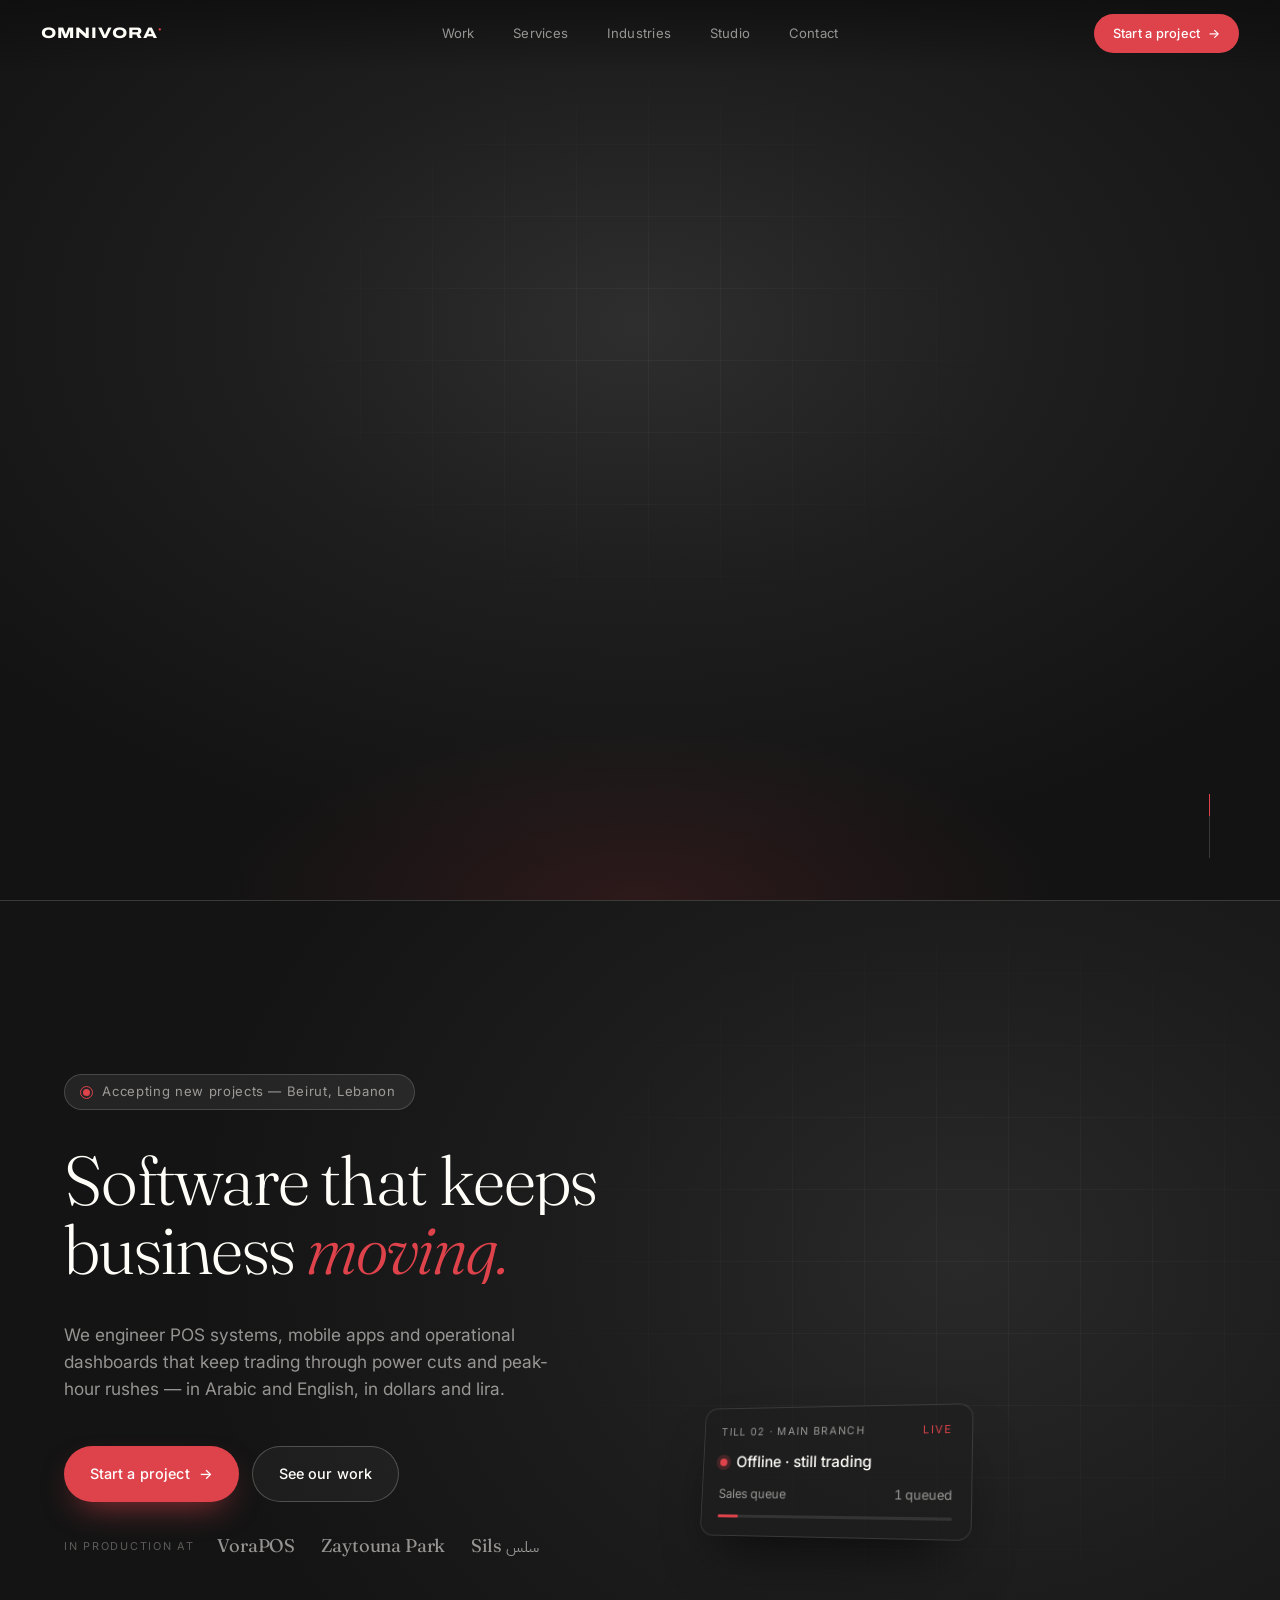
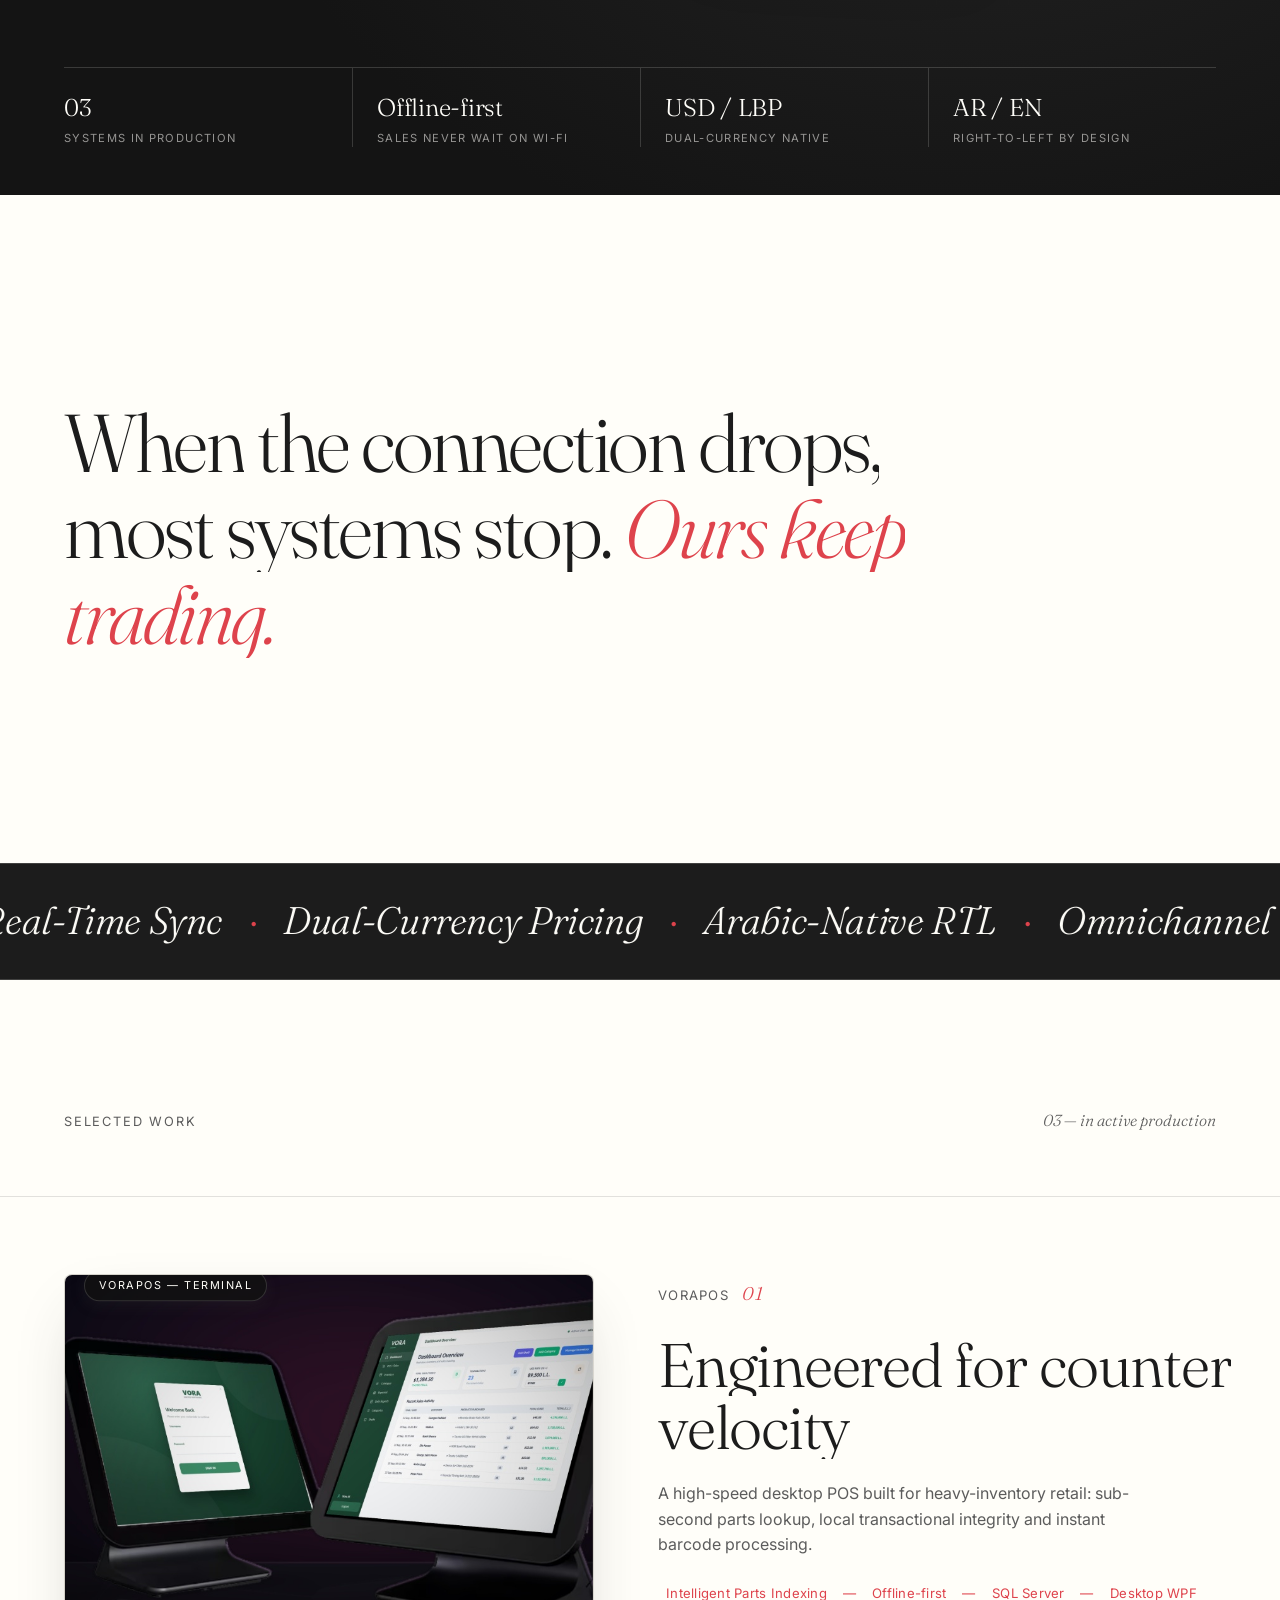
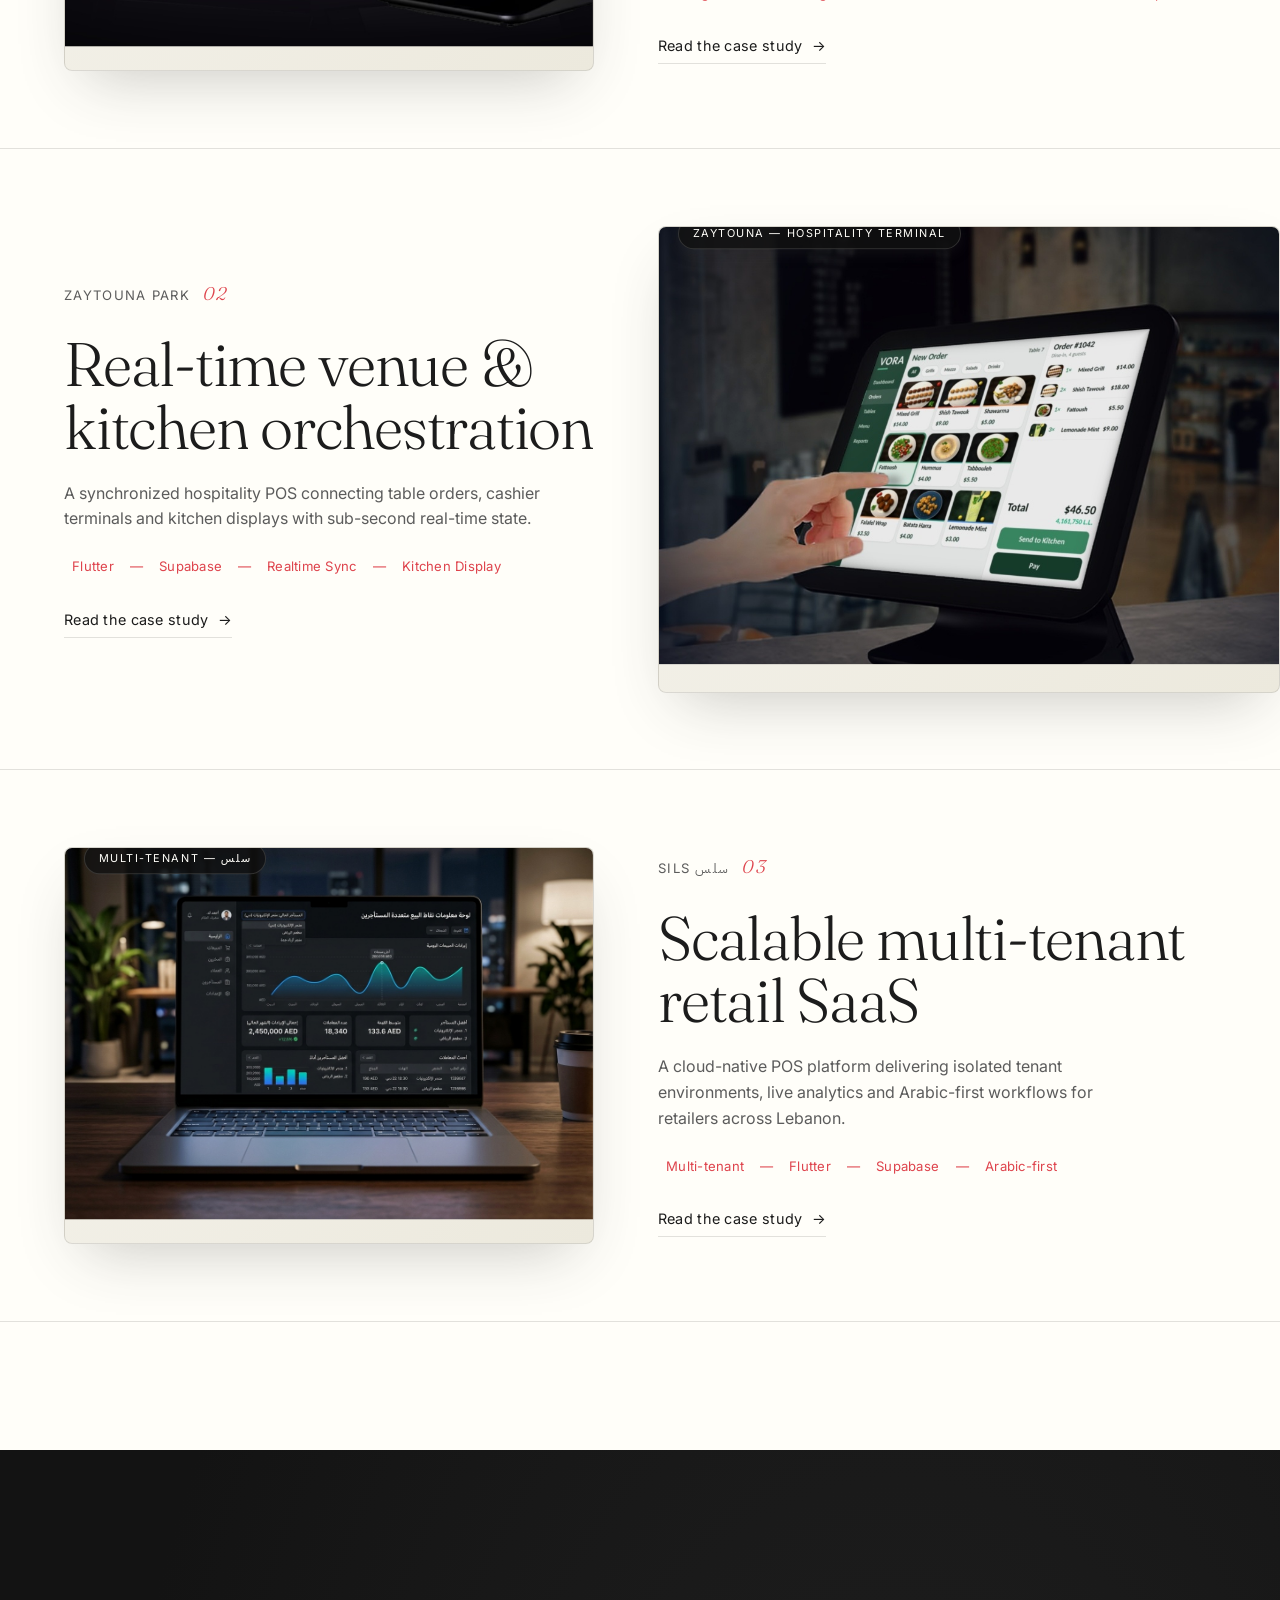
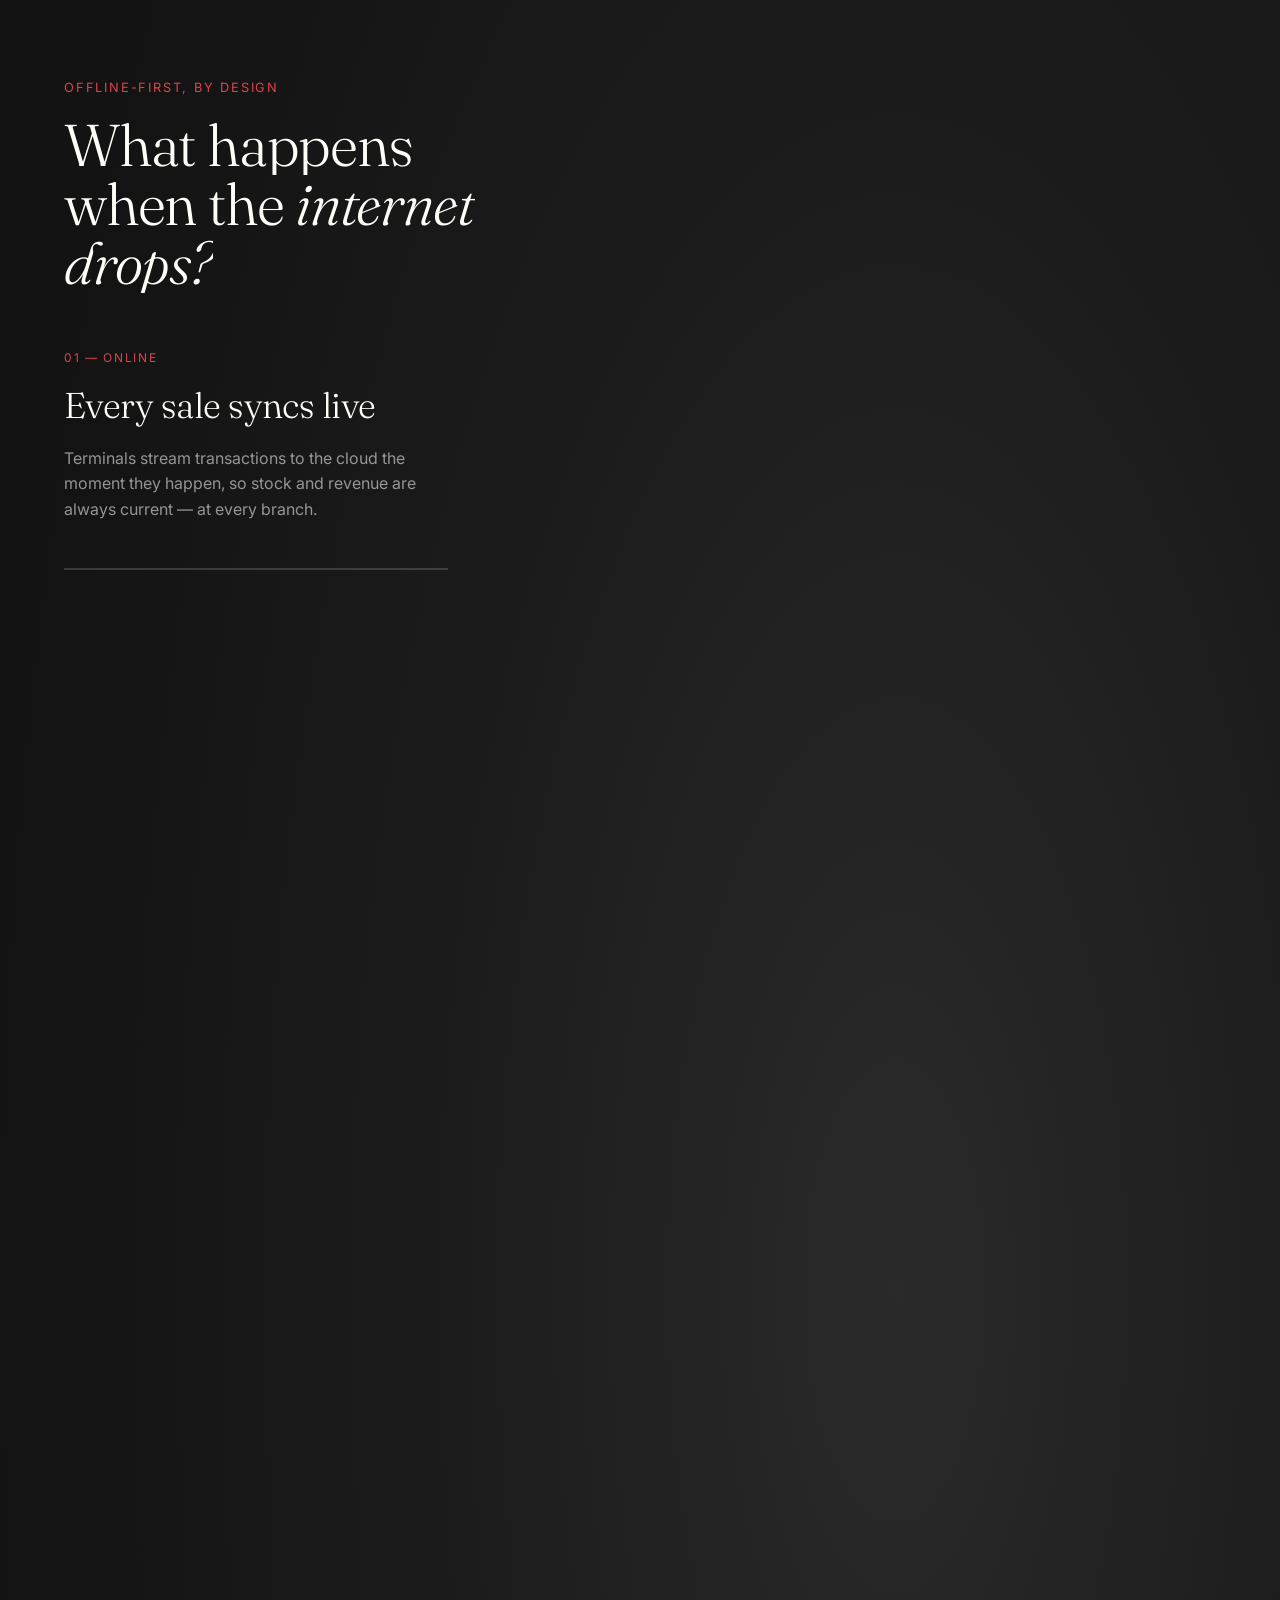
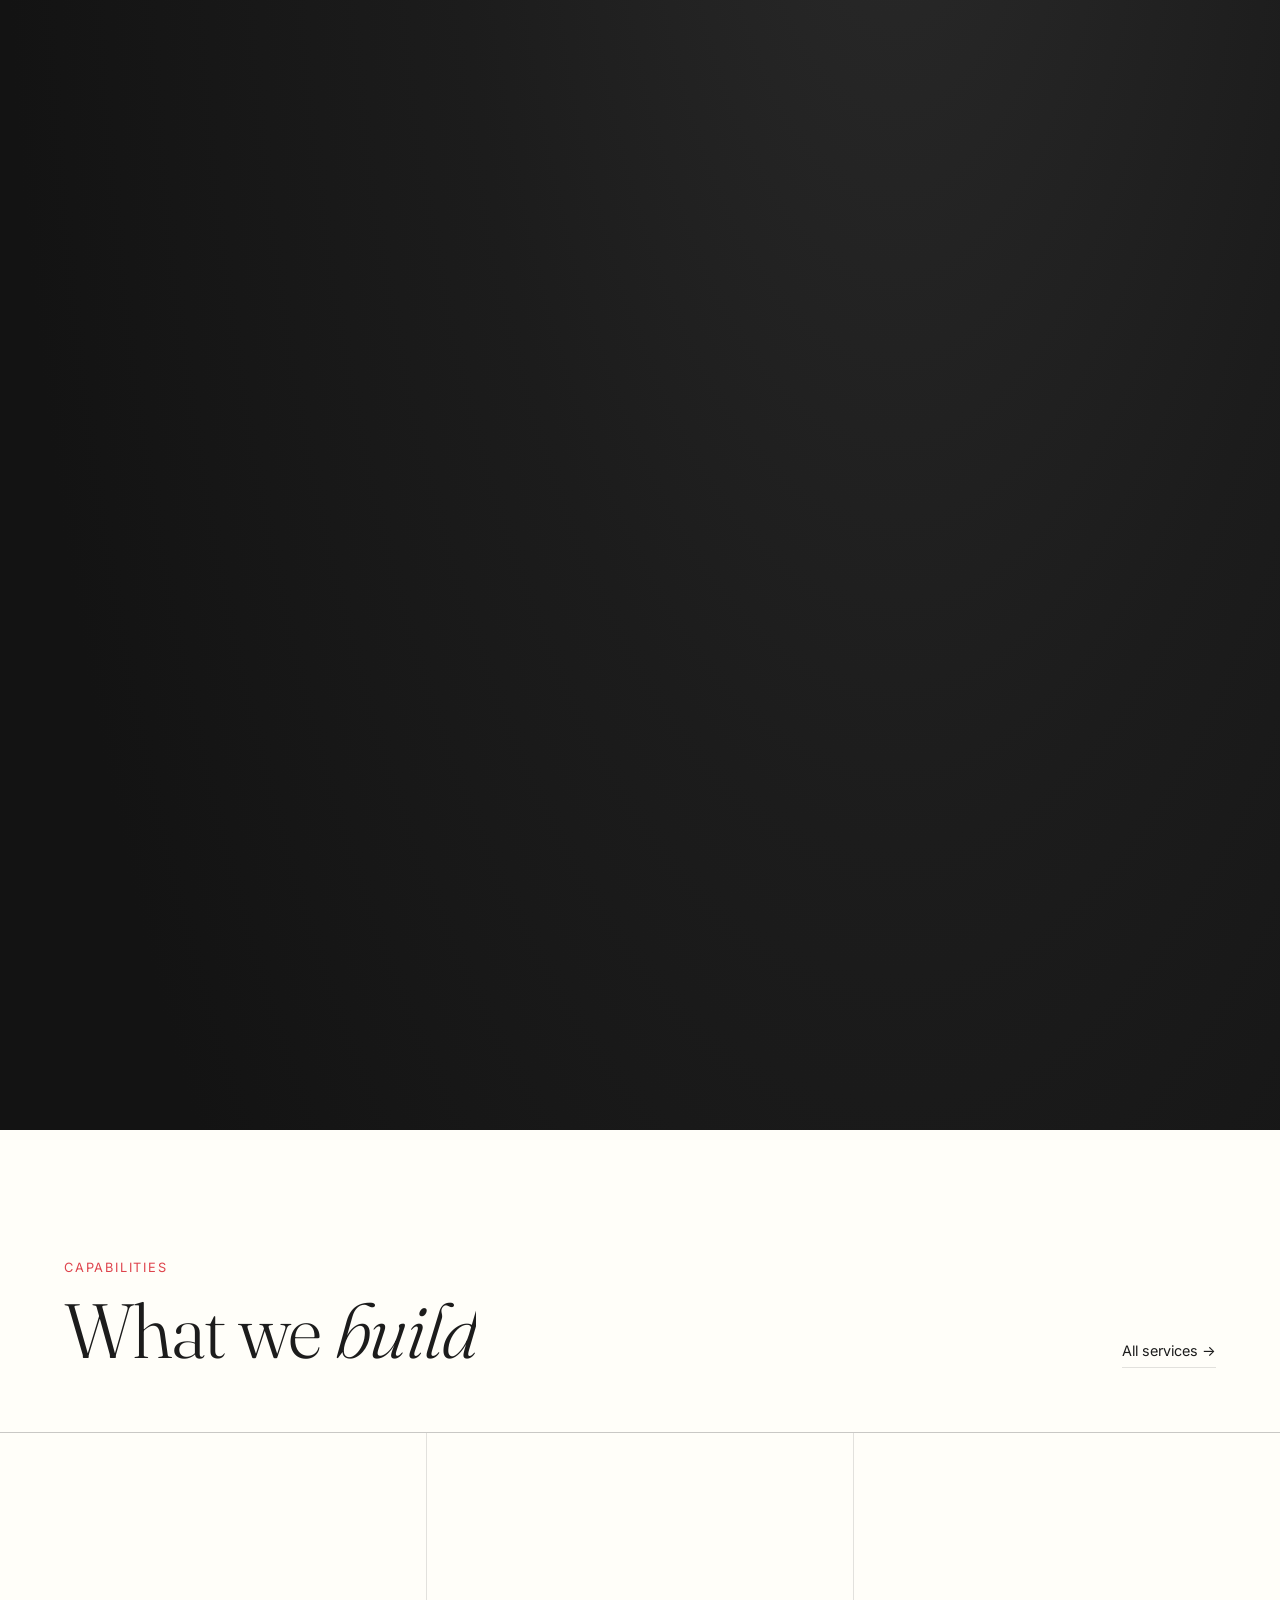
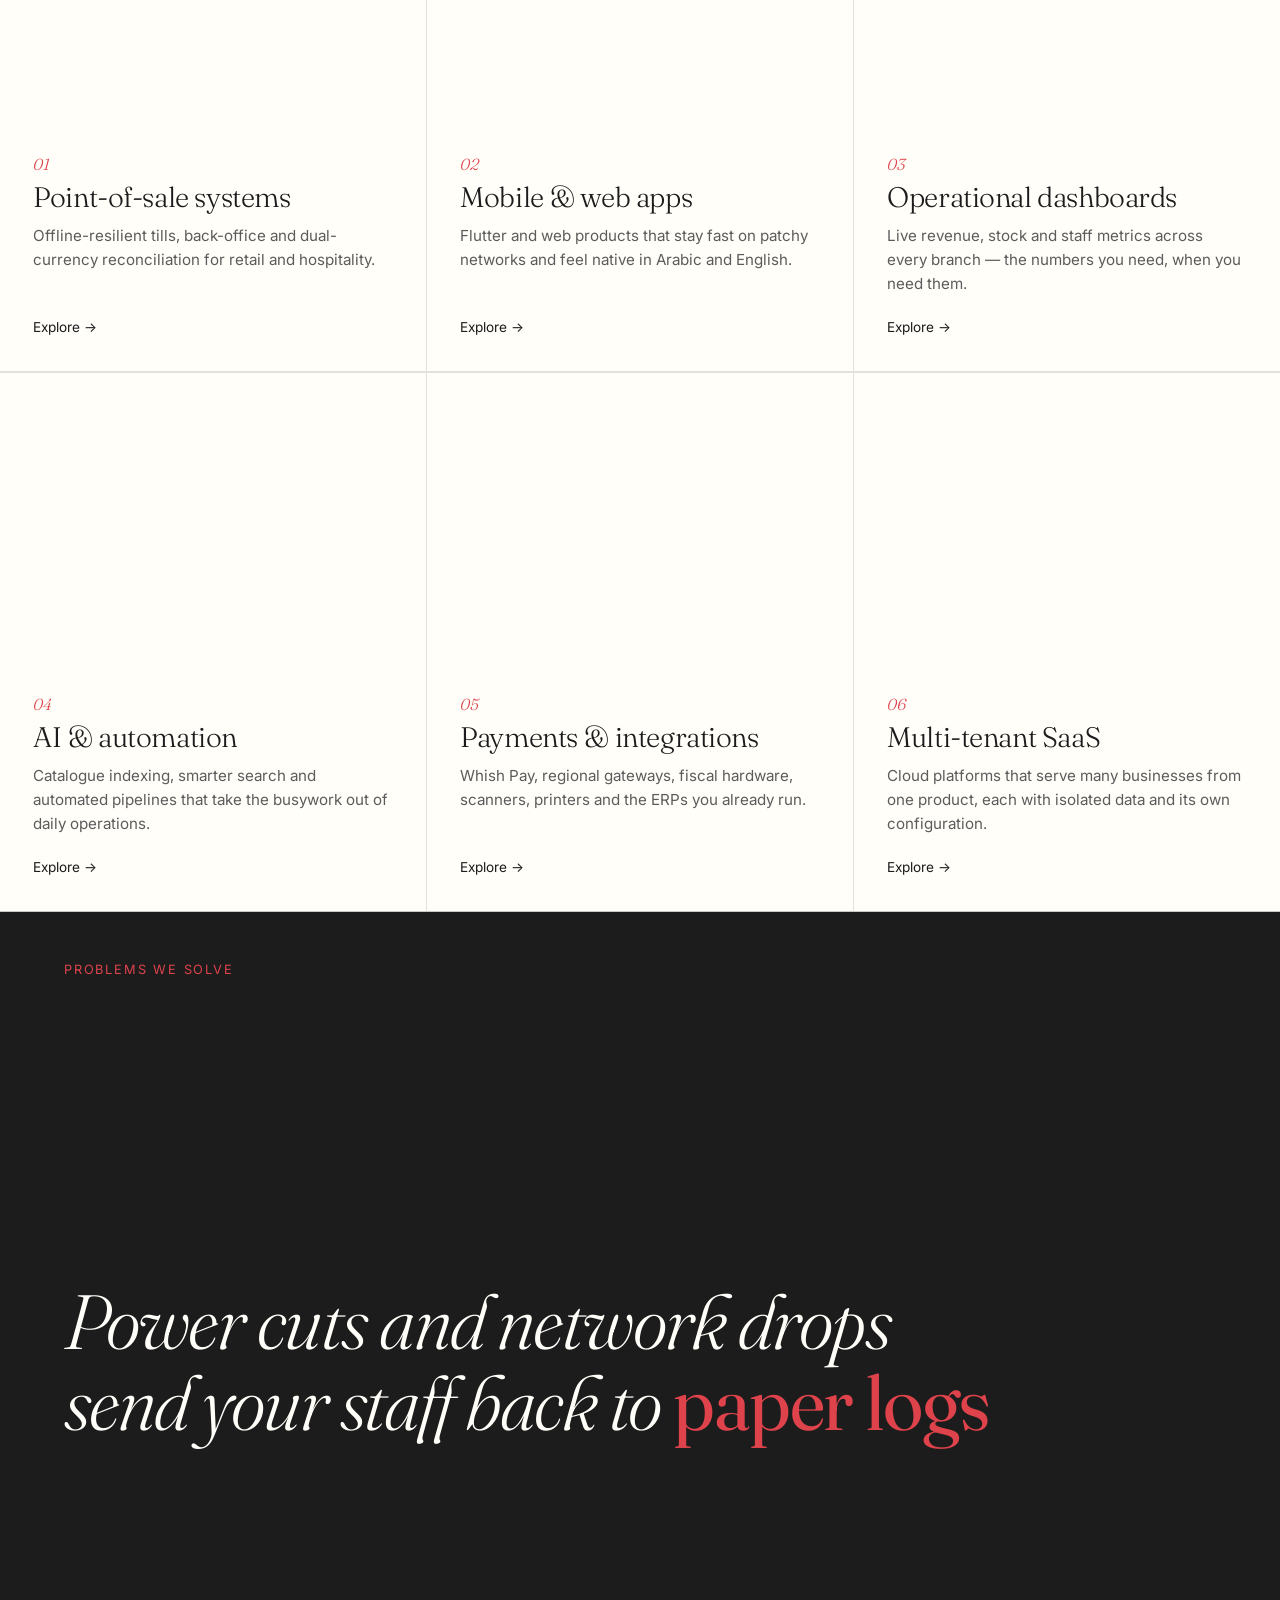
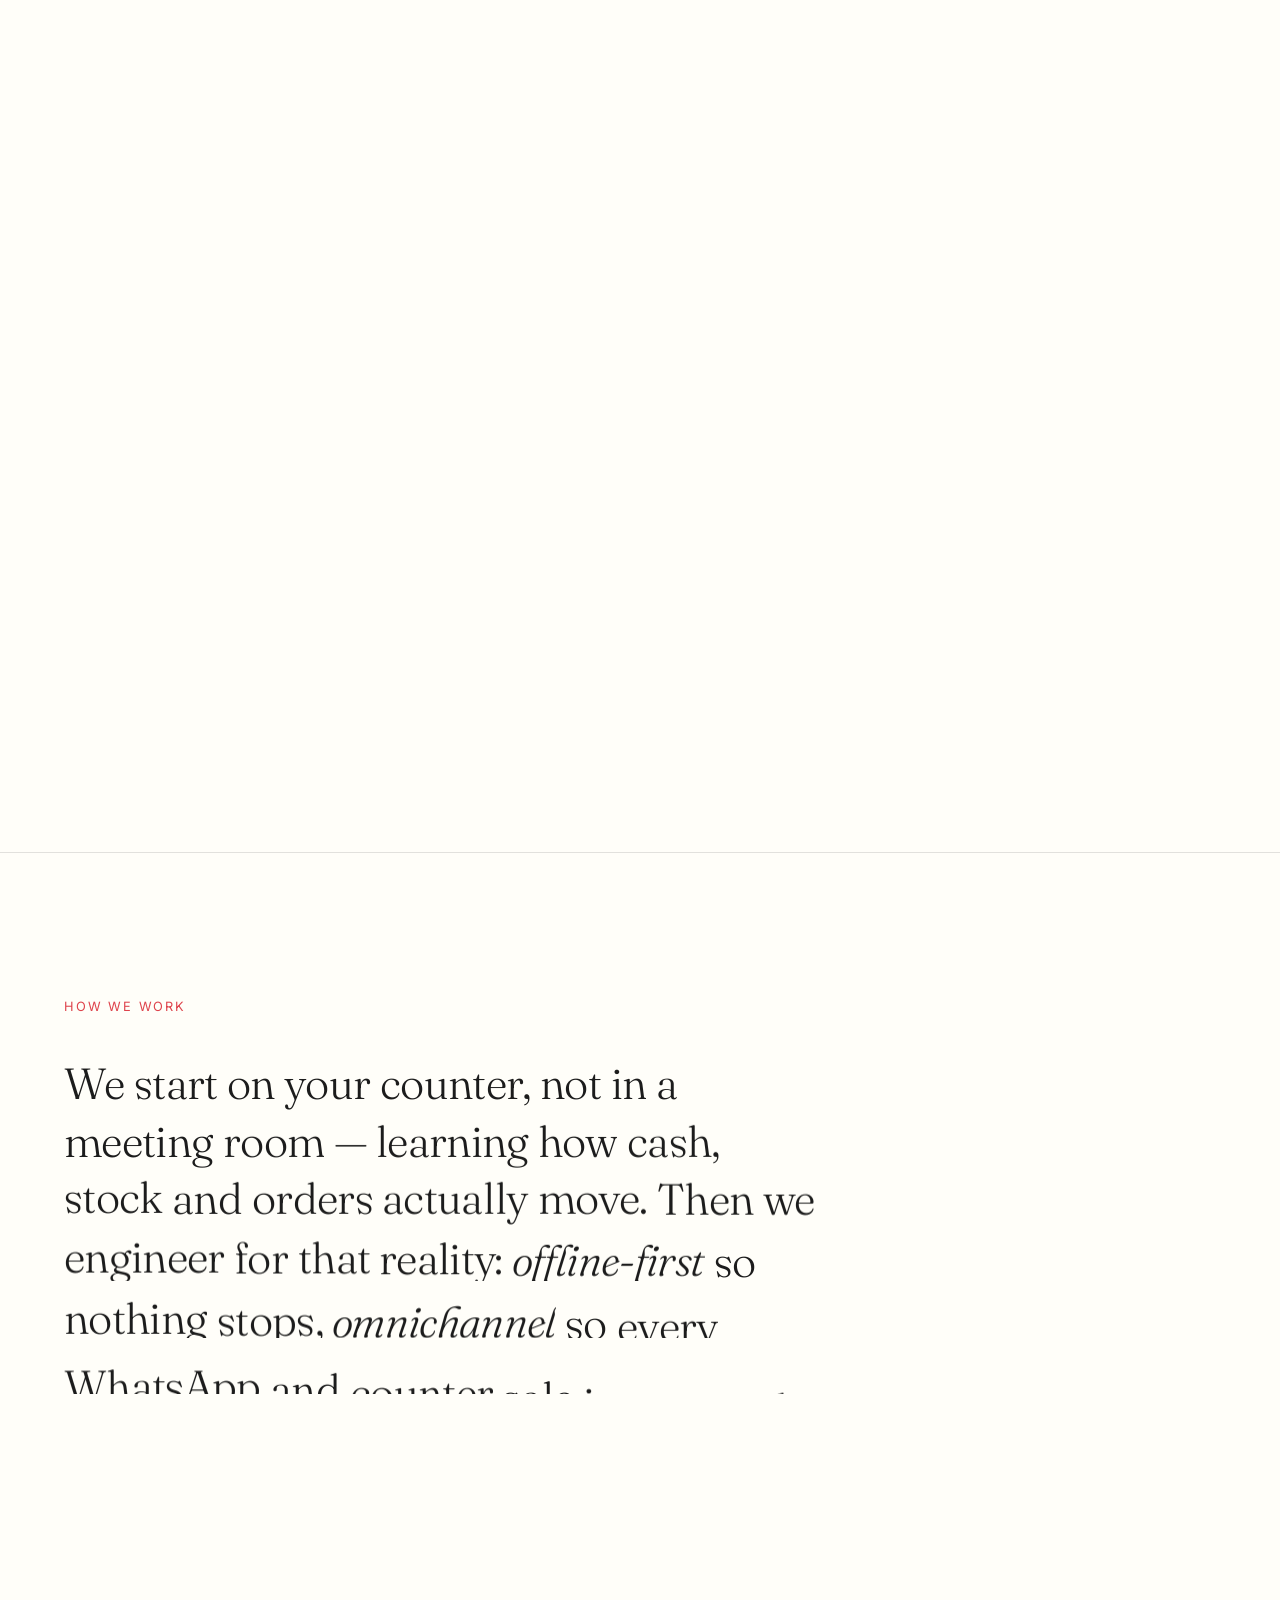
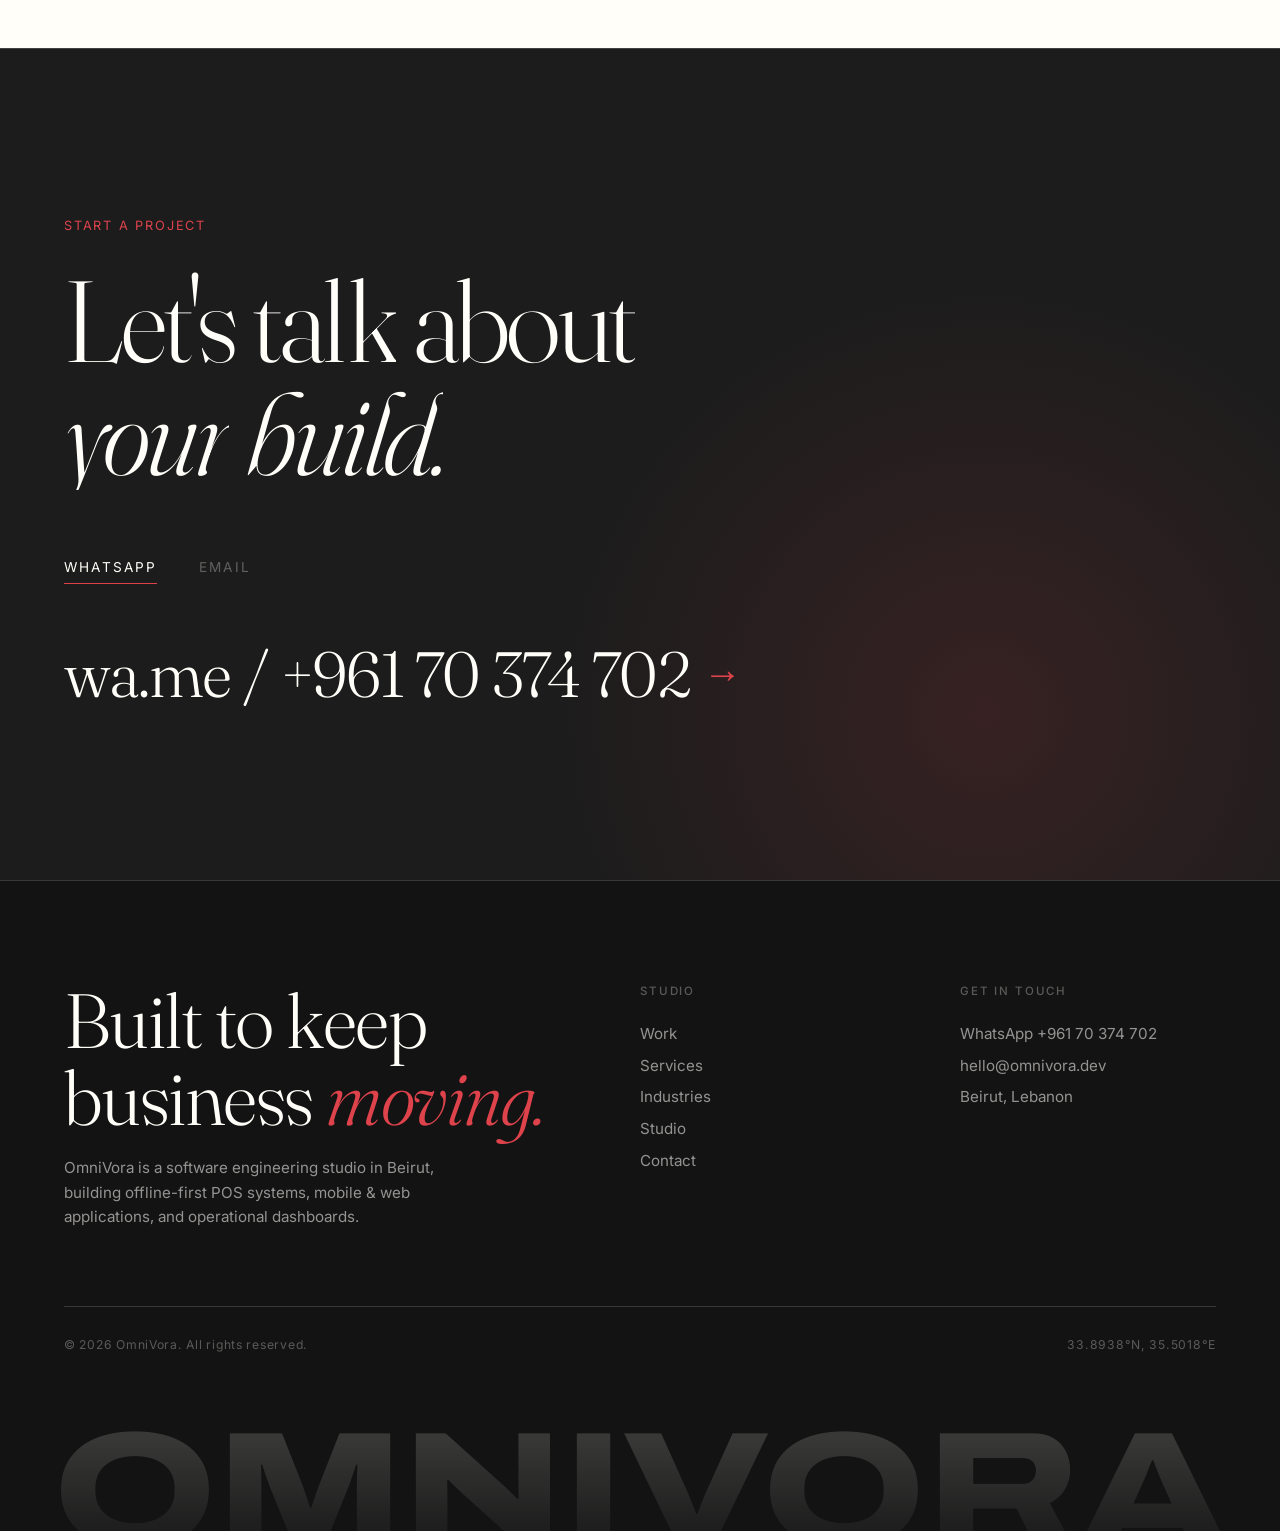
<file: site/index.html>
<!DOCTYPE html>
<html lang="en" dir="ltr">
<head>
  <meta charset="UTF-8" />
  <meta name="viewport" content="width=device-width, initial-scale=1.0" />
  <title>OmniVora — Software Engineering Studio · Beirut</title>
  <meta name="description" content="OmniVora engineers offline-first POS systems, mobile &amp; web applications and operational dashboards for businesses in Lebanon — built for power cuts, dual currency and native Arabic workflows." />
  <link rel="icon" type="image/svg+xml" href="assets/favicon.svg" />
  <link rel="canonical" href="https://omnivora.dev/" />
  <meta name="theme-color" content="#1c1c1c" />

  <meta property="og:type" content="website" />
  <meta property="og:url" content="https://omnivora.dev/" />
  <meta property="og:site_name" content="OmniVora" />
  <meta property="og:title" content="OmniVora — Software Engineering Studio · Beirut" />
  <meta property="og:description" content="Offline-first POS systems, mobile &amp; web apps and operational dashboards — engineered in Beirut for real-world resilience." />
  <meta property="og:image" content="https://omnivora.dev/assets/og-preview.jpg" />
  <meta property="og:image:width" content="1200" />
  <meta property="og:image:height" content="630" />
  <meta name="twitter:card" content="summary_large_image" />
  <meta name="twitter:title" content="OmniVora — Software Engineering Studio · Beirut" />
  <meta name="twitter:description" content="Offline-first POS systems, mobile &amp; web apps and operational dashboards — engineered in Beirut for real-world resilience." />
  <meta name="twitter:image" content="https://omnivora.dev/assets/og-preview.jpg" />
  <script type="application/ld+json">
  {"@context":"https://schema.org","@type":"ProfessionalService","name":"OmniVora","url":"https://omnivora.dev/","logo":"https://omnivora.dev/assets/favicon.svg","image":"https://omnivora.dev/assets/og-preview.jpg","description":"Software engineering studio in Beirut building offline-first POS systems, mobile and web applications, and operational dashboards.","email":"hello@omnivora.dev","telephone":"+961 70 374 702","address":{"@type":"PostalAddress","addressLocality":"Beirut","addressCountry":"LB"},"areaServed":"LB","knowsLanguage":["en","ar"]}
  </script>

  <!-- Fonts: Fraunces (display) + Inter (UI/body) + IBM Plex Sans Arabic (Arabic names)
       + Archivo Expanded ExtraBold, subset to the logotype letters (OMNIVORA / OMVI) -->
  <link rel="preconnect" href="https://fonts.googleapis.com" />
  <link rel="preconnect" href="https://fonts.gstatic.com" crossorigin />
  <link href="https://fonts.googleapis.com/css2?family=Fraunces:ital,opsz,wght@0,9..144,300..600;1,9..144,300..600&family=Inter:wght@300;400;500;600&family=IBM+Plex+Sans+Arabic:wght@400;500&display=swap" rel="stylesheet" />
  <link href="https://fonts.googleapis.com/css2?family=Archivo:wdth,wght@125,800&text=OMNIVRA&display=swap" rel="stylesheet" />
  <link rel="stylesheet" href="css/home.css?v=688a9b35" />
</head>
<body>
  <a class="skip-link" href="#top">Skip to content</a>

  <header class="nav" id="nav">
    <a href="#top" class="nav__brand" aria-label="OmniVora home">OMNIVORA<sup>•</sup></a>
    <nav class="nav__links" aria-label="Primary">
      <a href="work.html" class="nav__link">Work</a>
      <a href="services.html" class="nav__link">Services</a>
      <a href="industries.html" class="nav__link">Industries</a>
      <a href="studio.html" class="nav__link">Studio</a>
      <a href="contact.html" class="nav__link">Contact</a>
    </nav>
    <div class="nav__end">
      <a href="contact.html" class="nav__cta">Start a project <i>→</i></a>
      <button class="nav__menu" id="menuBtn" aria-label="Menu" aria-expanded="false" aria-controls="overlay">Menu</button>
    </div>
  </header>

  <nav class="overlay" id="overlay" aria-label="Menu">
    <a href="index.html">Home</a>
    <a href="work.html">Work</a>
    <a href="services.html">Services</a>
    <a href="industries.html">Industries</a>
    <a href="studio.html">Studio</a>
    <a href="contact.html">Contact</a>
    <div class="overlay__meta">Beirut, Lebanon — +961 70 374 702</div>
  </nav>

  <main id="top">
    <!-- ══════════ HERO (also the loader: the point-cloud OMVI prints while the page loads) ══════════ -->
    <section class="hero hero--brand" id="hero">
      <div class="hero__stage" aria-hidden="true">
        <canvas class="hero__3d" data-3d="eco" data-color="--hero-ink" data-glow="--hero-glow-3d" data-fit="hero" data-wait></canvas>
      </div>
      <canvas class="hero__omvi" data-3d="omvi" data-color="--hero-ink" data-glow="--hero-glow-3d" aria-hidden="true"></canvas>
      <div class="omvi-wrap">
        <h1 class="omvi">
          <span class="sr-only">OmniVora — software engineering studio in Beirut</span>
          <span class="omvi__inner" aria-hidden="true"><span class="omvi__word">OMVI<span class="omvi__dot"></span></span></span>
        </h1>
      </div>
      <div class="hero__scroll" aria-hidden="true"></div>
      <div class="loader" aria-hidden="true">
        <div class="loader__id">
          <span class="loader__brand">OMNIVORA<sup>•</sup></span>
          <span class="loader__tag">Software engineering studio — Beirut</span>
        </div>
        <div class="loader__count"><span class="loader__num">000</span><span class="loader__pct">%</span></div>
        <div class="loader__bar"><i></i></div>
      </div>
    </section>

    <!-- ══════════ INTRO ══════════ -->
    <section class="intro" id="intro">
      <div class="intro__grid">
        <div class="intro__copy">
          <span class="hero__eyebrow" data-anim="rise"><i></i>Accepting new projects — Beirut, Lebanon</span>
          <h2 class="intro__title">Software that keeps business <em class="accent">moving.</em></h2>
          <p class="hero__sub" data-anim="rise">We engineer POS systems, mobile apps and operational dashboards that keep trading through power cuts and peak-hour rushes — in Arabic and English, in dollars and lira.</p>
          <div class="hero__cta" data-anim="rise">
            <a href="contact.html" class="btn btn--primary">Start a project <i>→</i></a>
            <a href="work.html" class="btn btn--ghost">See our work</a>
          </div>
          <div class="hero__proof" data-anim="rise">
            <span>In production at</span>
            <ul>
              <li>VoraPOS</li>
              <li>Zaytouna Park</li>
              <li>Sils <span class="ar" dir="rtl">سلس</span></li>
            </ul>
          </div>
        </div>
        <div class="intro__visual" data-anim="rise">
          <canvas data-3d="globe" data-home="33.89,35.5" data-scale="1.02" aria-hidden="true"></canvas>
          <div class="hero__status" data-online="Online · in sync" data-offline="Offline · still trading" data-syncing="Back online · syncing" data-queued="queued" aria-hidden="true">
            <div class="hero__status-head"><span>Till 02 · Main branch</span><span class="hero__status-live">Live</span></div>
            <div class="hero__status-state"><i></i><span data-status-label>Online · in sync</span></div>
            <div class="hero__status-meta"><span>Sales queue</span><span data-status-queue>0 queued</span></div>
            <div class="hero__status-bar"><i></i></div>
          </div>
        </div>
      </div>
      <div class="hero__metrics">
        <div data-anim="rise"><b><span data-count="3" data-pad="2">03</span></b><span>Systems in production</span></div>
        <div data-anim="rise"><b>Offline-first</b><span>Sales never wait on Wi-Fi</span></div>
        <div data-anim="rise"><b>USD / LBP</b><span>Dual-currency native</span></div>
        <div data-anim="rise"><b>AR / EN</b><span>Right-to-left by design</span></div>
      </div>
    </section>

    <!-- ══════════ STATEMENT ══════════ -->
    <section class="statement">
      <p class="statement__line">When the connection drops, most systems stop. <em class="accent">Ours keep trading.</em></p>
    </section>

    <!-- ══════════ MARQUEE ══════════ -->
    <section class="marquee" aria-hidden="true">
      <div class="marquee__track">
        <span class="marquee__group">Offline-First Architecture <i>·</i> Real-Time Sync <i>·</i> Dual-Currency Pricing <i>·</i> Arabic-Native RTL <i>·</i> Omnichannel Commerce <i>·</i> Point-of-Sale <i>·</i> Web &amp; Mobile <i>·</i> Operations Dashboards <i>·</i></span>
        <span class="marquee__group">Offline-First Architecture <i>·</i> Real-Time Sync <i>·</i> Dual-Currency Pricing <i>·</i> Arabic-Native RTL <i>·</i> Omnichannel Commerce <i>·</i> Point-of-Sale <i>·</i> Web &amp; Mobile <i>·</i> Operations Dashboards <i>·</i></span>
      </div>
    </section>

    <!-- ══════════ WORK ══════════ -->
    <section class="work" id="work">
      <div class="work__head">
        <span class="work__kicker" data-anim="rise">Selected work</span>
        <span class="work__count" data-anim="rise">03 — in active production</span>
      </div>

      <article class="proj proj--left">
        <a class="proj__media" href="case-vorapos.html" tabindex="-1" aria-hidden="true">
          <span class="proj__media-inner">
            <span class="proj__ph">
              <span class="proj__tag-media">VoraPOS — Terminal</span>
              <img src="assets/work-vorapos.jpg" alt="VoraPOS dual-screen terminal inventory and sales dashboard" loading="lazy" />
            </span>
          </span>
        </a>
        <div class="proj__content">
          <div class="proj__name"><span>VoraPOS</span><span class="idx">01</span></div>
          <h3 class="proj__title">Engineered for counter velocity</h3>
          <p class="proj__desc">A high-speed desktop POS built for heavy-inventory retail: sub-second parts lookup, local transactional integrity and instant barcode processing.</p>
          <p class="proj__tags">Intelligent Parts Indexing <span>—</span> Offline-first <span>—</span> SQL Server <span>—</span> Desktop WPF</p>
          <a href="case-vorapos.html" class="proj__link">Read the case study <i>→</i></a>
        </div>
      </article>

      <article class="proj proj--right">
        <a class="proj__media" href="case-zaytouna.html" tabindex="-1" aria-hidden="true">
          <span class="proj__media-inner">
            <span class="proj__ph">
              <span class="proj__tag-media">Zaytouna — Hospitality Terminal</span>
              <img src="assets/work-zaytouna.jpg" alt="Zaytouna Park touch POS ordering terminal with Lebanese restaurant menu" loading="lazy" />
            </span>
          </span>
        </a>
        <div class="proj__content">
          <div class="proj__name"><span>Zaytouna Park</span><span class="idx">02</span></div>
          <h3 class="proj__title">Real-time venue &amp; kitchen orchestration</h3>
          <p class="proj__desc">A synchronized hospitality POS connecting table orders, cashier terminals and kitchen displays with sub-second real-time state.</p>
          <p class="proj__tags">Flutter <span>—</span> Supabase <span>—</span> Realtime Sync <span>—</span> Kitchen Display</p>
          <a href="case-zaytouna.html" class="proj__link">Read the case study <i>→</i></a>
        </div>
      </article>

      <article class="proj proj--left">
        <a class="proj__media" href="case-sils.html" tabindex="-1" aria-hidden="true">
          <span class="proj__media-inner">
            <span class="proj__ph">
              <span class="proj__tag-media" dir="rtl">سلس — Multi-tenant</span>
              <img src="assets/work-sils.jpg" alt="Sils multi-tenant cloud POS interface" loading="lazy" />
            </span>
          </span>
        </a>
        <div class="proj__content">
          <div class="proj__name"><span>Sils <span class="ar" dir="rtl">سلس</span></span><span class="idx">03</span></div>
          <h3 class="proj__title">Scalable multi-tenant retail SaaS</h3>
          <p class="proj__desc">A cloud-native POS platform delivering isolated tenant environments, live analytics and Arabic-first workflows for retailers across Lebanon.</p>
          <p class="proj__tags">Multi-tenant <span>—</span> Flutter <span>—</span> Supabase <span>—</span> Arabic-first</p>
          <a href="case-sils.html" class="proj__link">Read the case study <i>→</i></a>
        </div>
      </article>
    </section>

    <!-- ══════════ OFFLINE-FIRST STORY (pinned 3D) ══════════ -->
    <section class="sync" id="offline">
      <div class="sync__pin">
        <div class="sync__copy">
          <p class="sync__kicker">Offline-first, by design</p>
          <h2 class="sync__title">What happens when the <em>internet drops?</em></h2>
          <div class="sync__steps">
          <div class="sync__step is-active">
            <span class="sync__n">01 — Online</span>
            <h3>Every sale syncs live</h3>
            <p>Terminals stream transactions to the cloud the moment they happen, so stock and revenue are always current — at every branch.</p>
          </div>
          <div class="sync__step">
            <span class="sync__n">02 — Connection lost</span>
            <h3>The till keeps trading</h3>
            <p>Sales, returns and stock moves commit locally and queue on the device. The cashier never sees a spinner; the customer never waits.</p>
          </div>
          <div class="sync__step">
            <span class="sync__n">03 — Back online</span>
            <h3>The queue flushes itself</h3>
            <p>When the line returns, queued transactions sync in order and the books reconcile automatically — no double entries, no paper logs.</p>
          </div>
          </div>
          <div class="sync__bar" aria-hidden="true"><i></i></div>
        </div>
        <canvas class="sync__3d" data-3d="sync" data-progress="0" aria-hidden="true"></canvas>
      </div>
    </section>

    <!-- ══════════ SERVICES ══════════ -->
    <section class="svcgrid" id="services">
      <div class="sec-head">
        <div>
          <p class="sec-head__kicker" data-anim="rise">Capabilities</p>
          <h2 class="sec-head__title">What we <em>build</em></h2>
        </div>
        <a class="sec-head__link" href="services.html">All services →</a>
      </div>
      <div class="svcgrid__grid">
        <a class="scard" href="services.html#pos">
          <canvas class="scard__3d" data-3d="pos" data-color="#262626" data-scale="1.15" aria-hidden="true"></canvas>
          <span class="scard__n">01</span>
          <h3 class="scard__t">Point-of-sale systems</h3>
          <p class="scard__d">Offline-resilient tills, back-office and dual-currency reconciliation for retail and hospitality.</p>
          <span class="scard__more">Explore <i>→</i></span>
        </a>
        <a class="scard" href="services.html#apps">
          <canvas class="scard__3d" data-3d="phone" data-color="#262626" data-scale="1.15" aria-hidden="true"></canvas>
          <span class="scard__n">02</span>
          <h3 class="scard__t">Mobile &amp; web apps</h3>
          <p class="scard__d">Flutter and web products that stay fast on patchy networks and feel native in Arabic and English.</p>
          <span class="scard__more">Explore <i>→</i></span>
        </a>
        <a class="scard" href="services.html#dashboards">
          <canvas class="scard__3d" data-3d="bars" data-color="#262626" data-scale="1.15" aria-hidden="true"></canvas>
          <span class="scard__n">03</span>
          <h3 class="scard__t">Operational dashboards</h3>
          <p class="scard__d">Live revenue, stock and staff metrics across every branch — the numbers you need, when you need them.</p>
          <span class="scard__more">Explore <i>→</i></span>
        </a>
        <a class="scard" href="services.html#automation">
          <canvas class="scard__3d" data-3d="neural" data-color="#262626" data-scale="1.15" aria-hidden="true"></canvas>
          <span class="scard__n">04</span>
          <h3 class="scard__t">AI &amp; automation</h3>
          <p class="scard__d">Catalogue indexing, smarter search and automated pipelines that take the busywork out of daily operations.</p>
          <span class="scard__more">Explore <i>→</i></span>
        </a>
        <a class="scard" href="services.html#payments">
          <canvas class="scard__3d" data-3d="rails" data-color="#262626" data-scale="1.15" aria-hidden="true"></canvas>
          <span class="scard__n">05</span>
          <h3 class="scard__t">Payments &amp; integrations</h3>
          <p class="scard__d">Whish Pay, regional gateways, fiscal hardware, scanners, printers and the ERPs you already run.</p>
          <span class="scard__more">Explore <i>→</i></span>
        </a>
        <a class="scard" href="services.html#saas">
          <canvas class="scard__3d" data-3d="stack" data-color="#262626" data-scale="1.15" aria-hidden="true"></canvas>
          <span class="scard__n">06</span>
          <h3 class="scard__t">Multi-tenant SaaS</h3>
          <p class="scard__d">Cloud platforms that serve many businesses from one product, each with isolated data and its own configuration.</p>
          <span class="scard__more">Explore <i>→</i></span>
        </a>
      </div>
    </section>

    <!-- ══════════ WHY CLIENTS CALL (horizontal pin) ══════════ -->
    <section class="why" id="why">
      <span class="why__label">Problems we solve</span>
      <div class="why__track">
        <div class="hpanel"><p class="hpanel__line">Power cuts and network drops send your staff back to <b>paper logs</b></p></div>
        <div class="hpanel"><p class="hpanel__line">WhatsApp and delivery orders bypass the till and become <b>untracked revenue</b></p></div>
        <div class="hpanel"><p class="hpanel__line">Your Arabic interface is a broken translation, not a <b>native workflow</b></p></div>
        <div class="hpanel"><p class="hpanel__line">Your last vendor shipped brittle code and offered <b>zero accountability</b></p></div>
      </div>
    </section>

    <!-- ══════════ APPROACH ══════════ -->
    <section class="approach">
      <span class="approach__kicker" data-anim="rise">How we work</span>
      <p class="approach__copy">We start on your counter, not in a meeting room — learning how cash, stock and orders actually move. Then we engineer for that reality: <em>offline-first</em> so nothing stops, <em>omnichannel</em> so every WhatsApp and counter sale is captured, and <em>Arabic-native</em> so your team works at full speed.</p>
    </section>

    <!-- ══════════ CONTACT ══════════ -->
    <section class="contact" id="contact">
      <p class="contact__kicker" data-anim="rise">Start a project</p>
      <h2 class="contact__title" data-anim="rise">Let's talk about<br /><em>your build.</em></h2>
      <div class="switch" role="tablist" aria-label="Contact method">
        <button data-tab="whatsapp" class="is-active" role="tab">WhatsApp</button>
        <button data-tab="email" role="tab">Email</button>
      </div>
      <div class="contact__reveal">
        <a class="contact__line is-shown" id="waLine" href="https://wa.me/96170374702?text=Hello%20OmniVora,%20I'd%20like%20to%20discuss%20a%20project." target="_blank" rel="noopener">wa.me / +961 70 374 702 <i>→</i></a>
        <a class="contact__line" id="emLine" href="mailto:hello@omnivora.dev">hello@omnivora.dev <i>→</i></a>
      </div>
    </section>
  </main>

  <footer class="footer">
    <div class="footer__top">
      <div class="footer__brand">
        <p class="footer__word">Built to keep business <em>moving.</em></p>
        <p class="footer__blurb">OmniVora is a software engineering studio in Beirut, building offline-first POS systems, mobile &amp; web applications, and operational dashboards.</p>
      </div>
      <nav class="footer__col" aria-label="Footer">
        <h4>Studio</h4>
        <a href="work.html">Work</a><a href="services.html">Services</a><a href="industries.html">Industries</a><a href="studio.html">Studio</a><a href="contact.html">Contact</a>
      </nav>
      <div class="footer__col">
        <h4>Get in touch</h4>
        <a href="https://wa.me/96170374702" target="_blank" rel="noopener">WhatsApp +961 70 374 702</a>
        <a href="mailto:hello@omnivora.dev">hello@omnivora.dev</a>
        <span>Beirut, Lebanon</span>
      </div>
    </div>
    <div class="footer__bottom">
      <span>© 2026 OmniVora. All rights reserved.</span>
      <span>33.8938°N, 35.5018°E</span>
    </div>
    <div class="footer__mark" aria-hidden="true"><span>OMNIVORA</span></div>
  </footer>

  <script src="vendor/gsap.min.js"></script>
  <script src="vendor/ScrollTrigger.min.js"></script>
  <script src="js/home.js?v=4f1db732"></script>
  <script src="js/scene3d.js?v=e02288bc"></script>
</body>
</html>
</file>
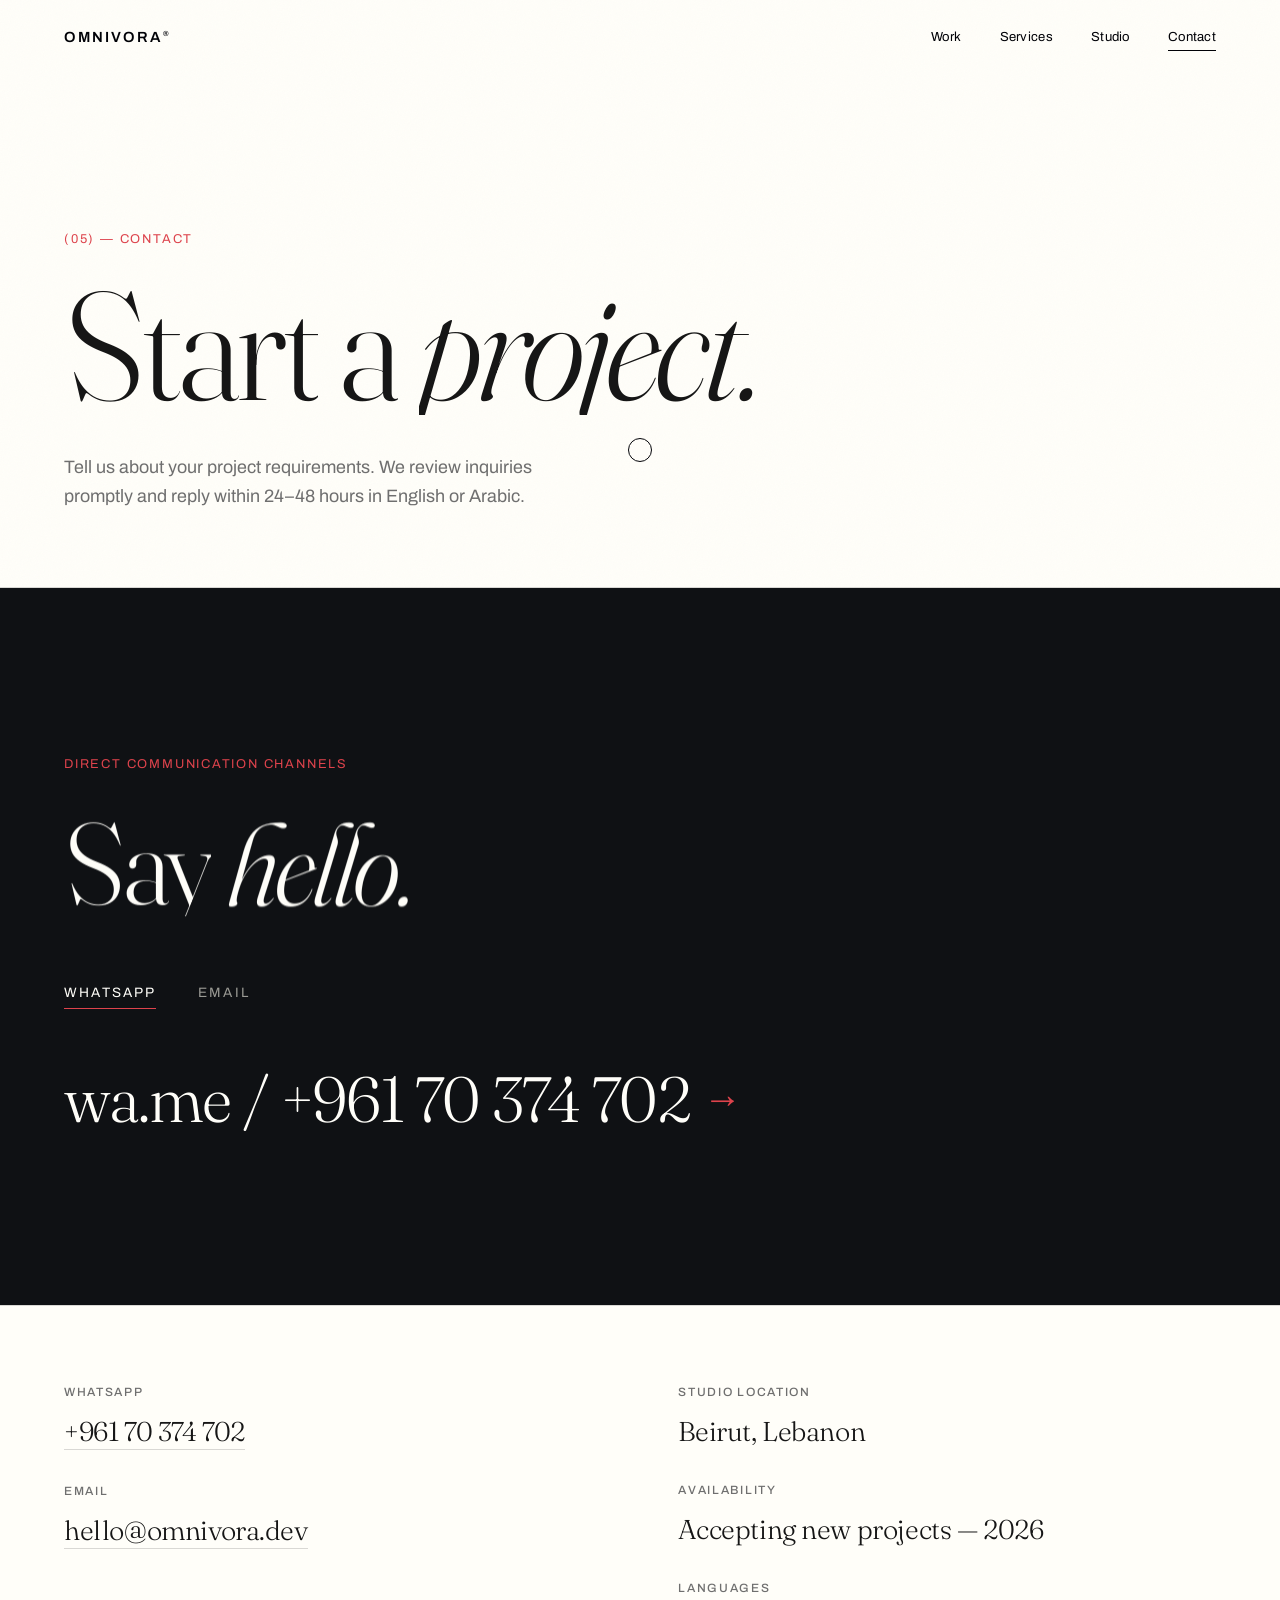
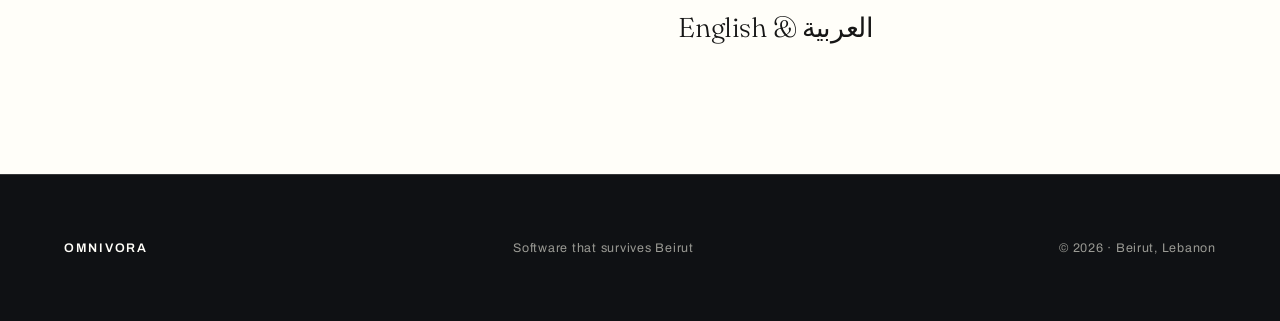
<file: contact.html>
<!DOCTYPE html>
<html lang="en" dir="ltr">
<head>
  <meta charset="UTF-8" />
  <meta name="viewport" content="width=device-width, initial-scale=1.0" />
  <title>Contact &amp; Project Inquiries — OmniVora</title>
  <meta name="description" content="Start a project with OmniVora — boutique software engineering studio in Beirut. Direct WhatsApp +961 70 374 702 or email hello@omnivora.dev." />

  <!-- Favicon -->
  <link rel="icon" type="image/svg+xml" href="assets/favicon.svg" />

  <!-- Open Graph / Social Sharing -->
  <meta property="og:type" content="website" />
  <meta property="og:title" content="Contact &amp; Project Inquiries — OmniVora" />
  <meta property="og:description" content="Start a project with OmniVora — boutique software engineering studio in Beirut." />
  <meta property="og:image" content="assets/og-preview.jpg" />
  <meta name="twitter:card" content="summary_large_image" />
  <meta name="twitter:title" content="Contact &amp; Project Inquiries — OmniVora" />
  <meta name="twitter:description" content="Start a project with OmniVora — boutique software engineering studio in Beirut." />
  <meta name="twitter:image" content="assets/og-preview.jpg" />

  <link rel="preconnect" href="https://fonts.googleapis.com" />
  <link rel="preconnect" href="https://fonts.gstatic.com" crossorigin />
  <link href="https://fonts.googleapis.com/css2?family=Fraunces:ital,opsz,wght@0,9..144,300..600;1,9..144,300..600&family=Archivo:wght@400;500;600&family=IBM+Plex+Sans+Arabic:wght@400;500&display=swap" rel="stylesheet" />
  <link rel="stylesheet" href="css/home.css" />
</head>
<body data-page="contact">
  <div class="cursor" id="cursor" aria-hidden="true"><div class="cursor__ring" id="cursorRing"></div></div>

  <header class="nav" id="nav">
    <a href="index.html" class="nav__brand">OMNIVORA<sup>®</sup></a>
    <nav class="nav__links" aria-label="Primary">
      <a href="work.html" class="nav__link">Work</a>
      <a href="services.html" class="nav__link">Services</a>
      <a href="studio.html" class="nav__link">Studio</a>
      <a href="contact.html" class="nav__link">Contact</a>
    </nav>
    <button class="nav__menu" id="menuBtn" aria-label="Menu">Menu</button>
  </header>
  <nav class="overlay" id="overlay" aria-label="Menu">
    <a href="index.html">Home</a><a href="work.html">Work</a><a href="services.html">Services</a><a href="studio.html">Studio</a><a href="contact.html">Contact</a>
    <div class="overlay__meta">Beirut, Lebanon — +961 70 374 702</div>
  </nav>

  <main id="top">
    <header class="phd">
      <p class="phd__index" data-anim="rise">(05) — Contact</p>
      <h1 class="phd__title" data-anim="rise">Start a <em>project.</em></h1>
      <p class="phd__lede" data-anim="rise">Tell us about your project requirements. We review inquiries promptly and reply within 24–48 hours in English or Arabic.</p>
    </header>

    <!-- primary: the toggle -->
    <section class="contact" id="contact">
      <p class="contact__kicker" data-anim="rise">Direct Communication Channels</p>
      <h2 class="contact__title" data-anim="rise">Say <em>hello.</em></h2>
      <div class="switch" role="tablist" aria-label="Contact method">
        <button data-tab="whatsapp" class="is-active" role="tab">WhatsApp</button>
        <button data-tab="email" role="tab">Email</button>
      </div>
      <div class="contact__reveal">
        <a class="contact__line is-shown" id="waLine" href="https://wa.me/96170374702?text=Hello%20OmniVora,%20I'd%20like%20to%20discuss%20a%20project." target="_blank" rel="noopener">wa.me / +961 70 374 702 <i>→</i></a>
        <a class="contact__line" id="emLine" href="mailto:hello@omnivora.dev">hello@omnivora.dev <i>→</i></a>
      </div>
    </section>

    <section class="cdetails">
      <div>
        <div class="cblock"><h4>WhatsApp</h4><a href="https://wa.me/96170374702?text=Hello%20OmniVora,%20I'd%20like%20to%20discuss%20a%20project." target="_blank" rel="noopener">+961 70 374 702</a></div>
        <div class="cblock"><h4>Email</h4><a href="mailto:hello@omnivora.dev">hello@omnivora.dev</a></div>
      </div>
      <div>
        <div class="cblock"><h4>Studio Location</h4><p>Beirut, Lebanon</p></div>
        <div class="cblock"><h4>Availability</h4><p>Accepting new projects — 2026</p></div>
        <div class="cblock"><h4>Languages</h4><p>English &amp; العربية</p></div>
      </div>
    </section>
  </main>

  <footer class="footer">
    <span class="brand">OMNIVORA</span><span>Software that survives Beirut</span><span>© 2026 · Beirut, Lebanon</span>
  </footer>

  <script src="vendor/gsap.min.js"></script>
  <script src="vendor/ScrollTrigger.min.js"></script>
  <script src="vendor/lenis.min.js"></script>
  <script src="js/home.js"></script>
</body>
</html>
</file>
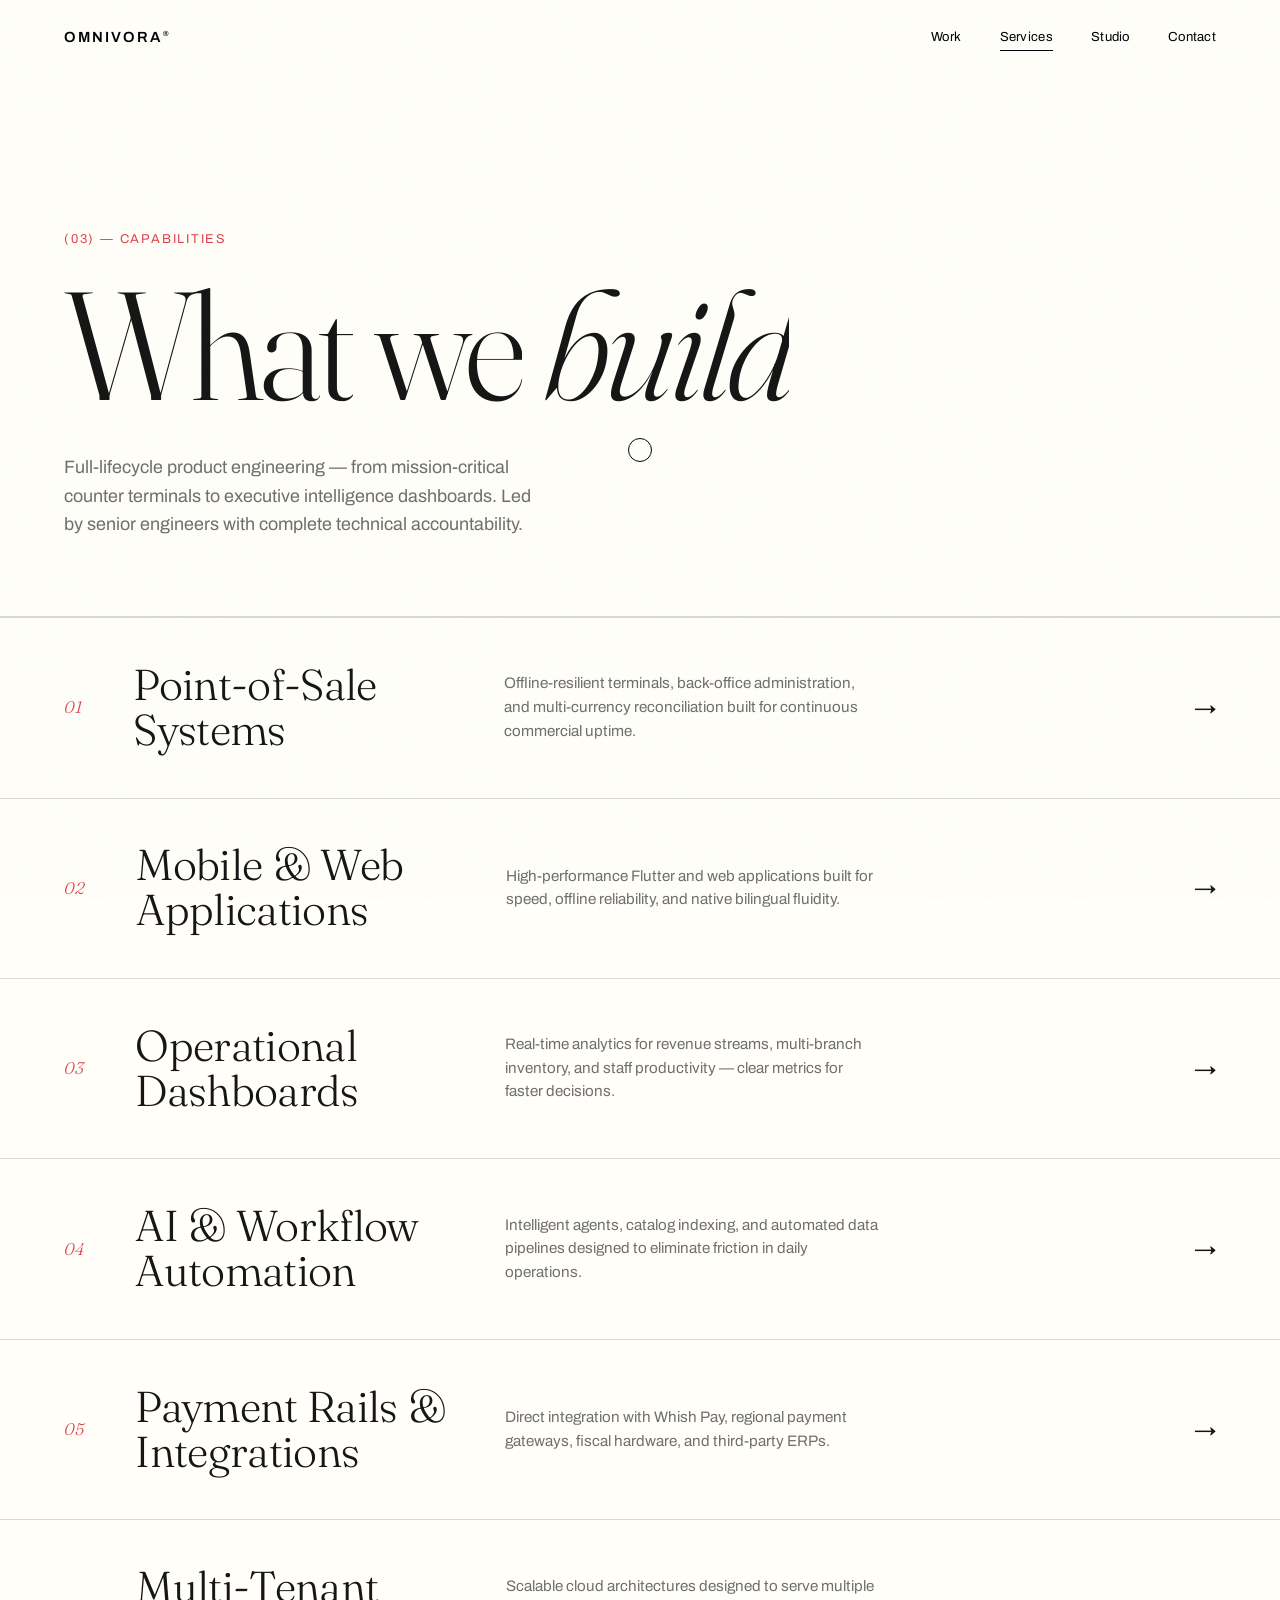
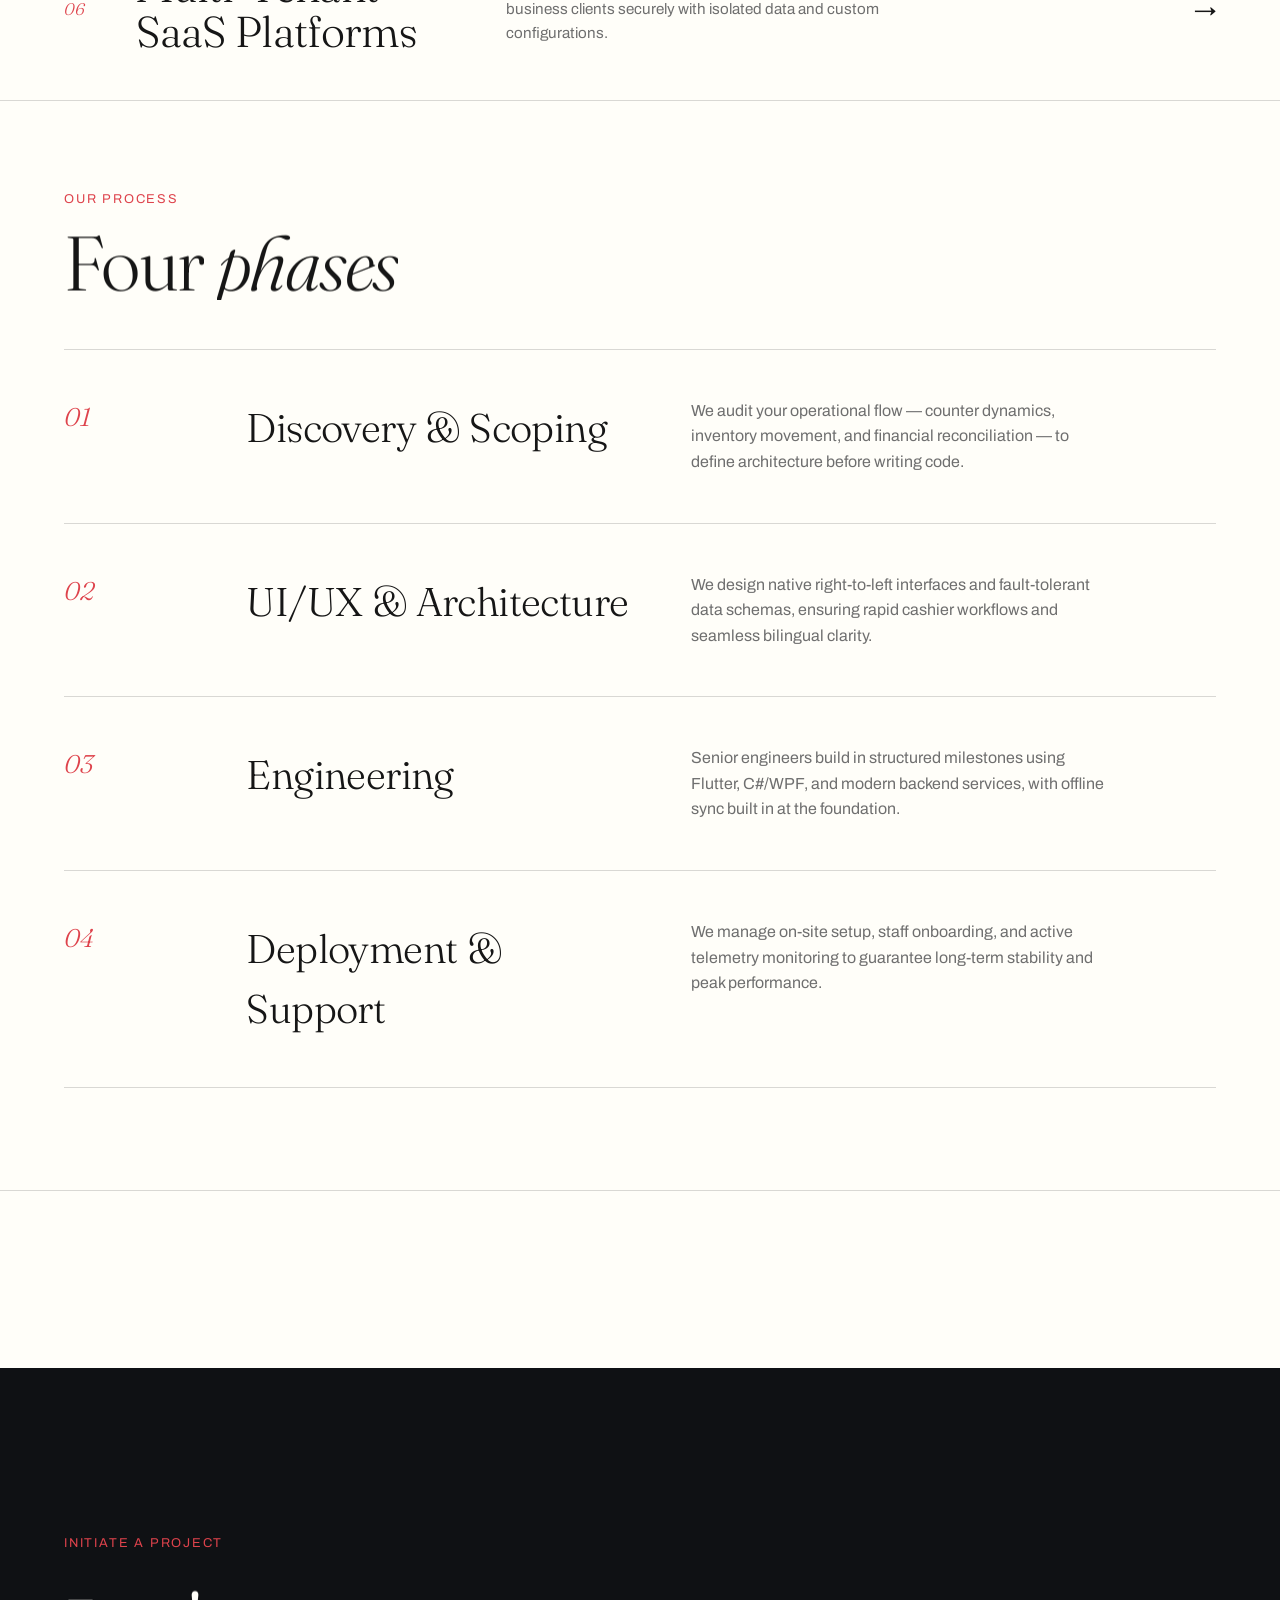
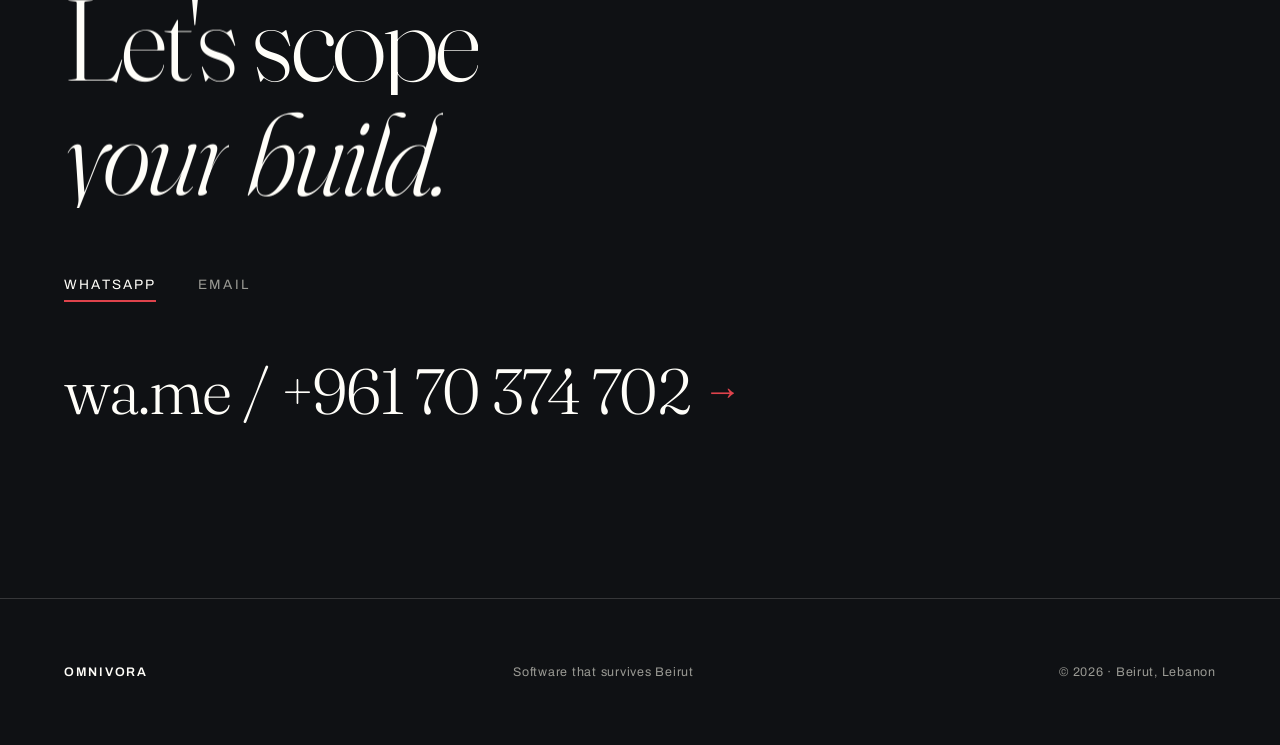
<file: services.html>
<!DOCTYPE html>
<html lang="en" dir="ltr">
<head>
  <meta charset="UTF-8" />
  <meta name="viewport" content="width=device-width, initial-scale=1.0" />
  <title>Services &amp; Capabilities — OmniVora</title>
  <meta name="description" content="OmniVora engineering capabilities: custom POS systems, mobile &amp; web applications, operational dashboards, AI workflow automation, and payment integrations." />

  <!-- Favicon -->
  <link rel="icon" type="image/svg+xml" href="assets/favicon.svg" />

  <!-- Open Graph / Social Sharing -->
  <meta property="og:type" content="website" />
  <meta property="og:title" content="Services &amp; Capabilities — OmniVora" />
  <meta property="og:description" content="End-to-end product engineering: POS systems, mobile &amp; web applications, operational dashboards, and payment integrations." />
  <meta property="og:image" content="assets/og-preview.jpg" />
  <meta name="twitter:card" content="summary_large_image" />
  <meta name="twitter:title" content="Services &amp; Capabilities — OmniVora" />
  <meta name="twitter:description" content="End-to-end product engineering: POS systems, mobile &amp; web applications, operational dashboards, and payment integrations." />
  <meta name="twitter:image" content="assets/og-preview.jpg" />

  <link rel="preconnect" href="https://fonts.googleapis.com" />
  <link rel="preconnect" href="https://fonts.gstatic.com" crossorigin />
  <link href="https://fonts.googleapis.com/css2?family=Fraunces:ital,opsz,wght@0,9..144,300..600;1,9..144,300..600&family=Archivo:wght@400;500;600&family=IBM+Plex+Sans+Arabic:wght@400;500&display=swap" rel="stylesheet" />
  <link rel="stylesheet" href="css/home.css" />
</head>
<body data-page="services">
  <div class="cursor" id="cursor" aria-hidden="true"><div class="cursor__ring" id="cursorRing"></div></div>

  <header class="nav" id="nav">
    <a href="index.html" class="nav__brand">OMNIVORA<sup>®</sup></a>
    <nav class="nav__links" aria-label="Primary">
      <a href="work.html" class="nav__link">Work</a>
      <a href="services.html" class="nav__link">Services</a>
      <a href="studio.html" class="nav__link">Studio</a>
      <a href="contact.html" class="nav__link">Contact</a>
    </nav>
    <button class="nav__menu" id="menuBtn" aria-label="Menu">Menu</button>
  </header>
  <nav class="overlay" id="overlay" aria-label="Menu">
    <a href="index.html">Home</a><a href="work.html">Work</a><a href="services.html">Services</a><a href="studio.html">Studio</a><a href="contact.html">Contact</a>
    <div class="overlay__meta">Beirut, Lebanon — +961 70 374 702</div>
  </nav>

  <main id="top">
    <header class="phd">
      <p class="phd__index" data-anim="rise">(03) — Capabilities</p>
      <h1 class="phd__title" data-anim="rise">What we <em>build</em></h1>
      <p class="phd__lede" data-anim="rise">Full-lifecycle product engineering — from mission-critical counter terminals to executive intelligence dashboards. Led by senior engineers with complete technical accountability.</p>
    </header>

    <section class="svcd-list">
      <div class="svcd"><span class="svcd__num">01</span><h2 class="svcd__title">Point-of-Sale Systems</h2><p class="svcd__desc">Offline-resilient terminals, back-office administration, and multi-currency reconciliation built for continuous commercial uptime.</p><span class="svcd__arrow">→</span></div>
      <div class="svcd"><span class="svcd__num">02</span><h2 class="svcd__title">Mobile &amp; Web Applications</h2><p class="svcd__desc">High-performance Flutter and web applications built for speed, offline reliability, and native bilingual fluidity.</p><span class="svcd__arrow">→</span></div>
      <div class="svcd"><span class="svcd__num">03</span><h2 class="svcd__title">Operational Dashboards</h2><p class="svcd__desc">Real-time analytics for revenue streams, multi-branch inventory, and staff productivity — clear metrics for faster decisions.</p><span class="svcd__arrow">→</span></div>
      <div class="svcd"><span class="svcd__num">04</span><h2 class="svcd__title">AI &amp; Workflow Automation</h2><p class="svcd__desc">Intelligent agents, catalog indexing, and automated data pipelines designed to eliminate friction in daily operations.</p><span class="svcd__arrow">→</span></div>
      <div class="svcd"><span class="svcd__num">05</span><h2 class="svcd__title">Payment Rails &amp; Integrations</h2><p class="svcd__desc">Direct integration with Whish Pay, regional payment gateways, fiscal hardware, and third-party ERPs.</p><span class="svcd__arrow">→</span></div>
      <div class="svcd"><span class="svcd__num">06</span><h2 class="svcd__title">Multi-Tenant SaaS Platforms</h2><p class="svcd__desc">Scalable cloud architectures designed to serve multiple business clients securely with isolated data and custom configurations.</p><span class="svcd__arrow">→</span></div>
    </section>

    <section class="proc">
      <div class="regd__head" style="padding-left:0;padding-right:0;">
        <p class="regd__kicker" data-anim="rise">Our Process</p>
        <h2 class="regd__h" data-anim="rise">Four <em>phases</em></h2>
      </div>
      <div class="proc__row"><span class="proc__s">01</span><h3 class="proc__n">Discovery &amp; Scoping</h3><p class="proc__d">We audit your operational flow — counter dynamics, inventory movement, and financial reconciliation — to define architecture before writing code.</p></div>
      <div class="proc__row"><span class="proc__s">02</span><h3 class="proc__n">UI/UX &amp; Architecture</h3><p class="proc__d">We design native right-to-left interfaces and fault-tolerant data schemas, ensuring rapid cashier workflows and seamless bilingual clarity.</p></div>
      <div class="proc__row"><span class="proc__s">03</span><h3 class="proc__n">Engineering</h3><p class="proc__d">Senior engineers build in structured milestones using Flutter, C#/WPF, and modern backend services, with offline sync built in at the foundation.</p></div>
      <div class="proc__row"><span class="proc__s">04</span><h3 class="proc__n">Deployment &amp; Support</h3><p class="proc__d">We manage on-site setup, staff onboarding, and active telemetry monitoring to guarantee long-term stability and peak performance.</p></div>
    </section>

    <section class="tech"><p class="tech__line" data-anim="rise">FLUTTER · C# / WPF · SUPABASE · SQL SERVER · THREE.JS</p></section>

    <section class="contact" id="contact">
      <p class="contact__kicker" data-anim="rise">Initiate a Project</p>
      <h2 class="contact__title" data-anim="rise">Let's scope<br /><em>your build.</em></h2>
      <div class="switch" role="tablist" aria-label="Contact method">
        <button data-tab="whatsapp" class="is-active" role="tab">WhatsApp</button>
        <button data-tab="email" role="tab">Email</button>
      </div>
      <div class="contact__reveal">
        <a class="contact__line is-shown" id="waLine" href="https://wa.me/96170374702?text=Hello%20OmniVora,%20I'd%20like%20to%20discuss%20a%20project." target="_blank" rel="noopener">wa.me / +961 70 374 702 <i>→</i></a>
        <a class="contact__line" id="emLine" href="mailto:hello@omnivora.dev">hello@omnivora.dev <i>→</i></a>
      </div>
    </section>
  </main>

  <footer class="footer">
    <span class="brand">OMNIVORA</span><span>Software that survives Beirut</span><span>© 2026 · Beirut, Lebanon</span>
  </footer>

  <script src="vendor/gsap.min.js"></script>
  <script src="vendor/ScrollTrigger.min.js"></script>
  <script src="vendor/lenis.min.js"></script>
  <script src="js/home.js"></script>
</body>
</html>
</file>
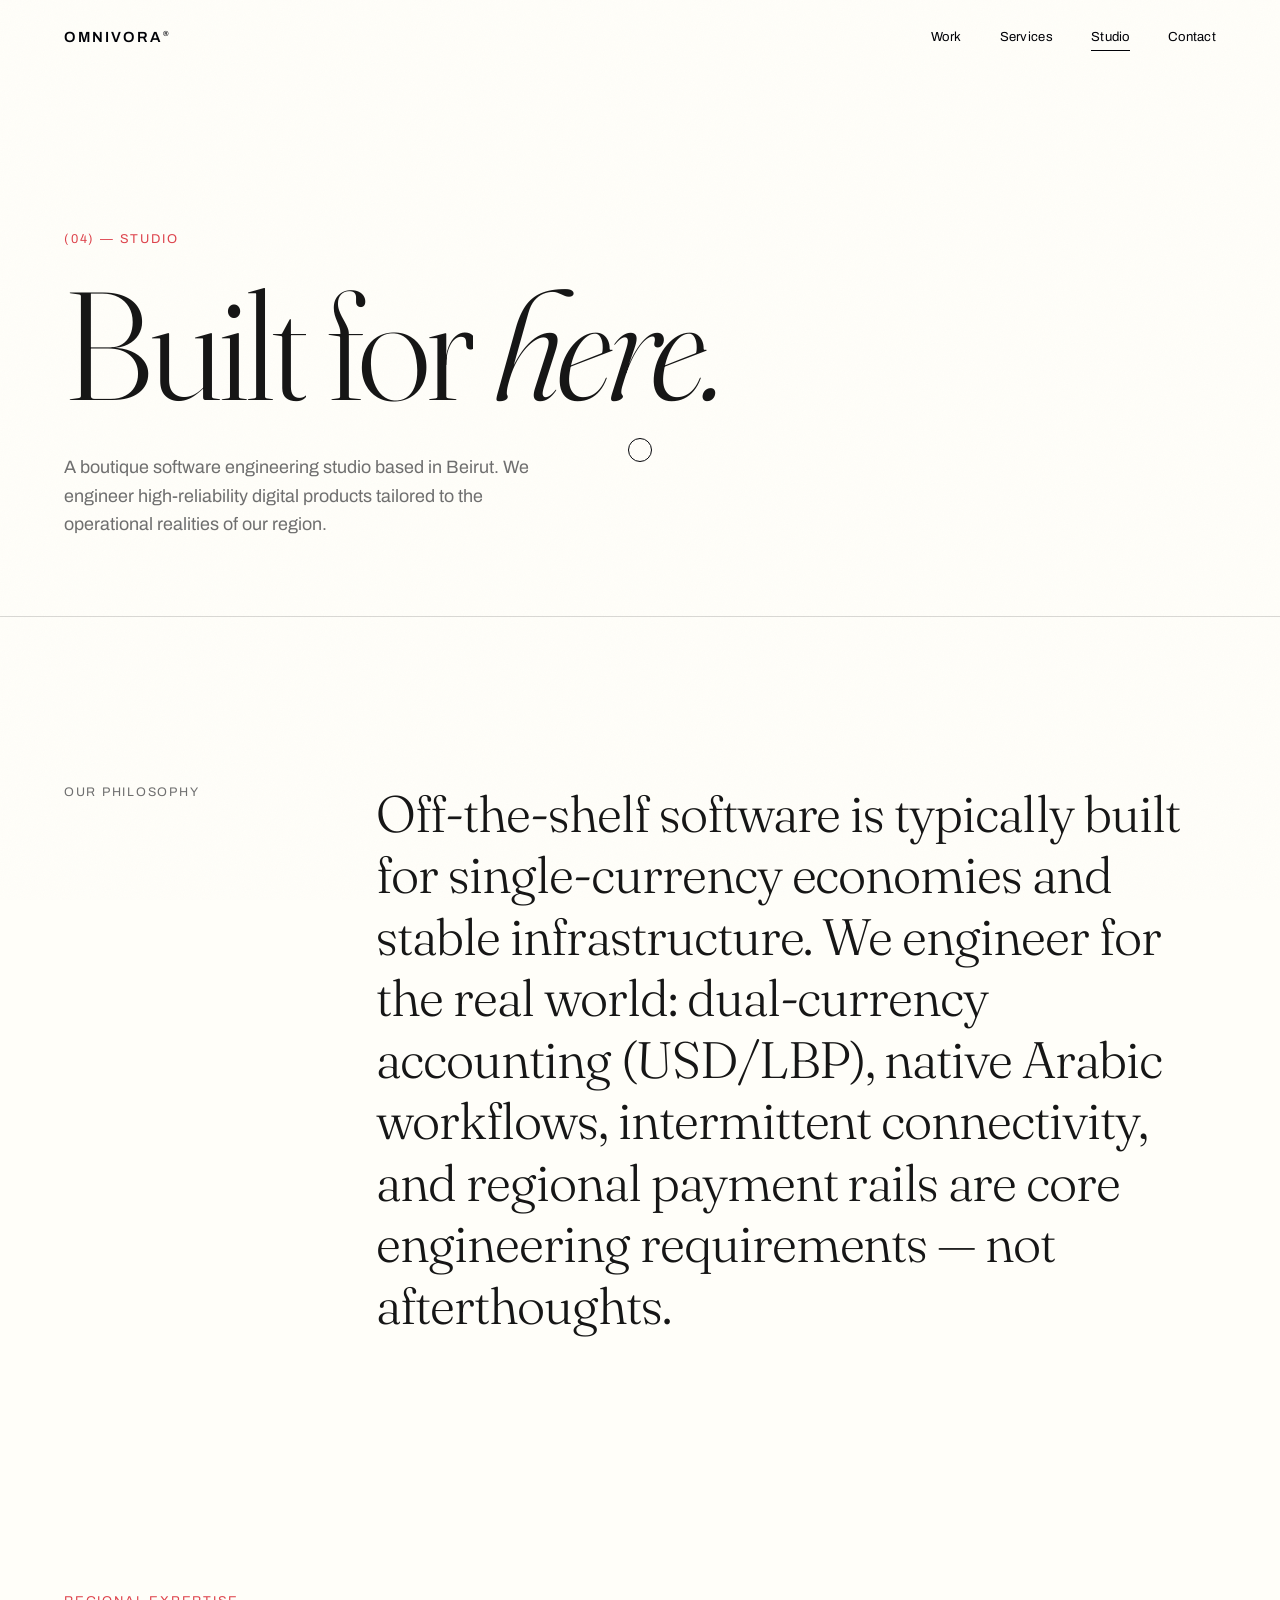
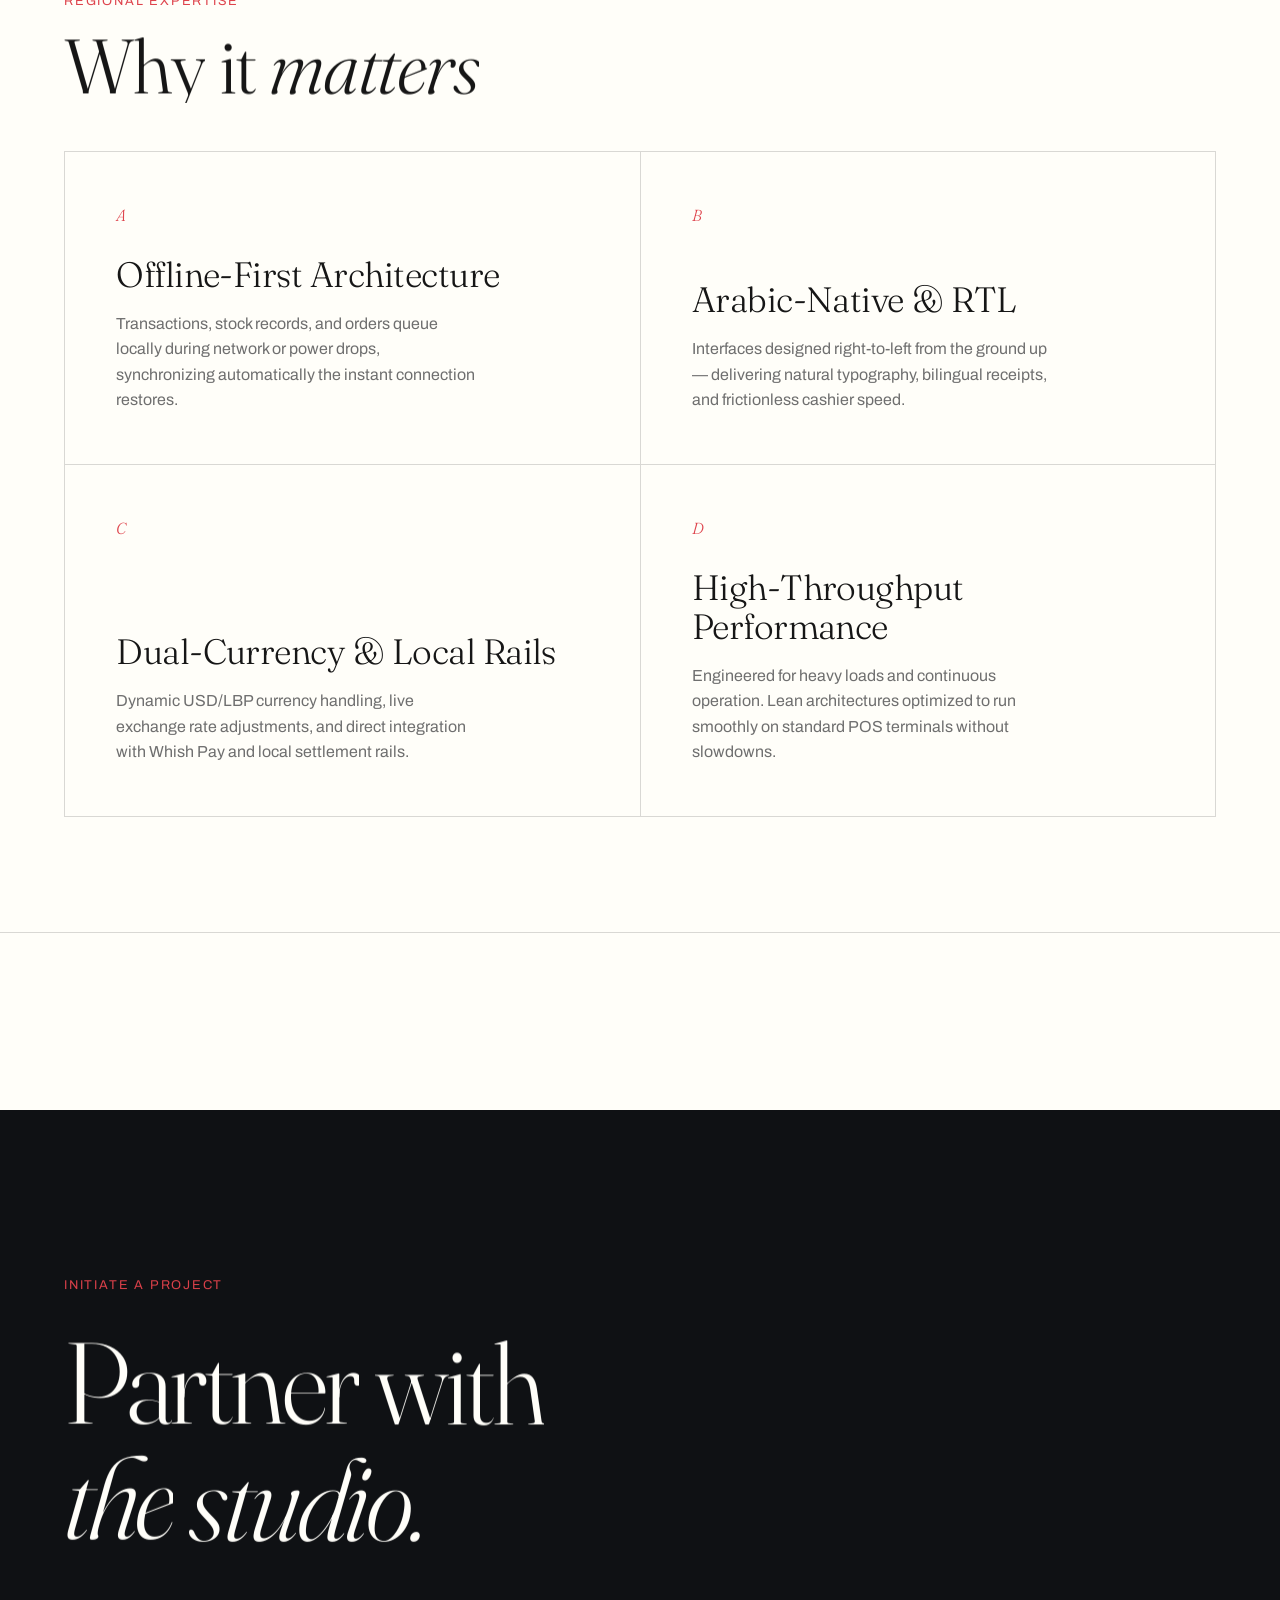
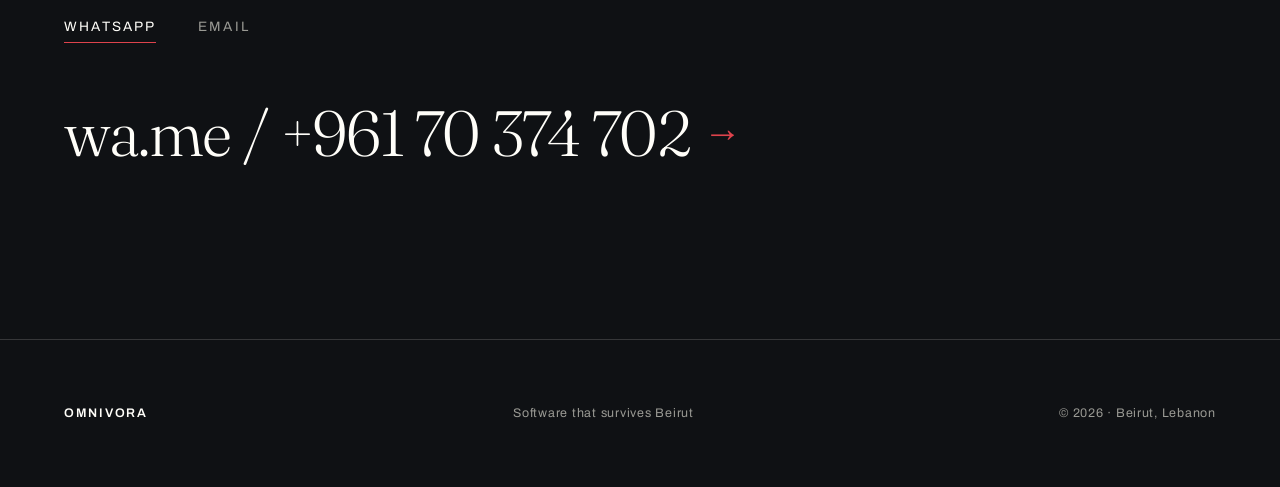
<file: studio.html>
<!DOCTYPE html>
<html lang="en" dir="ltr">
<head>
  <meta charset="UTF-8" />
  <meta name="viewport" content="width=device-width, initial-scale=1.0" />
  <title>Studio Philosophy — OmniVora</title>
  <meta name="description" content="OmniVora is a boutique software engineering studio in Beirut. Regional expertise: offline resilience, Arabic-native UI, dual-currency pricing, and high-uptime systems." />

  <!-- Favicon -->
  <link rel="icon" type="image/svg+xml" href="assets/favicon.svg" />

  <!-- Open Graph / Social Sharing -->
  <meta property="og:type" content="website" />
  <meta property="og:title" content="Studio Philosophy — OmniVora" />
  <meta property="og:description" content="Boutique software engineering studio in Beirut. Regional expertise: offline resilience, Arabic-native UI, dual-currency pricing, and high-uptime systems." />
  <meta property="og:image" content="assets/og-preview.jpg" />
  <meta name="twitter:card" content="summary_large_image" />
  <meta name="twitter:title" content="Studio Philosophy — OmniVora" />
  <meta name="twitter:description" content="Boutique software engineering studio in Beirut. Regional expertise: offline resilience, Arabic-native UI, dual-currency pricing, and high-uptime systems." />
  <meta name="twitter:image" content="assets/og-preview.jpg" />

  <link rel="preconnect" href="https://fonts.googleapis.com" />
  <link rel="preconnect" href="https://fonts.gstatic.com" crossorigin />
  <link href="https://fonts.googleapis.com/css2?family=Fraunces:ital,opsz,wght@0,9..144,300..600;1,9..144,300..600&family=Archivo:wght@400;500;600&family=IBM+Plex+Sans+Arabic:wght@400;500&display=swap" rel="stylesheet" />
  <link rel="stylesheet" href="css/home.css" />
</head>
<body data-page="studio">
  <div class="cursor" id="cursor" aria-hidden="true"><div class="cursor__ring" id="cursorRing"></div></div>

  <header class="nav" id="nav">
    <a href="index.html" class="nav__brand">OMNIVORA<sup>®</sup></a>
    <nav class="nav__links" aria-label="Primary">
      <a href="work.html" class="nav__link">Work</a>
      <a href="services.html" class="nav__link">Services</a>
      <a href="studio.html" class="nav__link">Studio</a>
      <a href="contact.html" class="nav__link">Contact</a>
    </nav>
    <button class="nav__menu" id="menuBtn" aria-label="Menu">Menu</button>
  </header>
  <nav class="overlay" id="overlay" aria-label="Menu">
    <a href="index.html">Home</a><a href="work.html">Work</a><a href="services.html">Services</a><a href="studio.html">Studio</a><a href="contact.html">Contact</a>
    <div class="overlay__meta">Beirut, Lebanon — +961 70 374 702</div>
  </nav>

  <main id="top">
    <header class="phd">
      <p class="phd__index" data-anim="rise">(04) — Studio</p>
      <h1 class="phd__title" data-anim="rise">Built for <em>here.</em></h1>
      <p class="phd__lede" data-anim="rise">A boutique software engineering studio based in Beirut. We engineer high-reliability digital products tailored to the operational realities of our region.</p>
    </header>

    <section class="manifesto">
      <p class="manifesto__idx" data-anim="rise">Our Philosophy</p>
      <p class="manifesto__copy" data-anim="rise">Off-the-shelf software is typically built for single-currency economies and stable infrastructure. We engineer for the real world: dual-currency accounting (USD/LBP), native Arabic workflows, intermittent connectivity, and regional payment rails are core engineering requirements — not afterthoughts.</p>
    </section>

    <section class="regd">
      <div class="regd__head">
        <p class="regd__kicker" data-anim="rise">Regional Expertise</p>
        <h2 class="regd__h" data-anim="rise">Why it <em>matters</em></h2>
      </div>
      <div class="regd__grid">
        <article class="regd__card"><span class="regd__n">A</span><h3 class="regd__t">Offline-First Architecture</h3><p class="regd__d">Transactions, stock records, and orders queue locally during network or power drops, synchronizing automatically the instant connection restores.</p></article>
        <article class="regd__card"><span class="regd__n">B</span><h3 class="regd__t">Arabic-Native &amp; RTL</h3><p class="regd__d">Interfaces designed right-to-left from the ground up — delivering natural typography, bilingual receipts, and frictionless cashier speed.</p></article>
        <article class="regd__card"><span class="regd__n">C</span><h3 class="regd__t">Dual-Currency &amp; Local Rails</h3><p class="regd__d">Dynamic USD/LBP currency handling, live exchange rate adjustments, and direct integration with Whish Pay and local settlement rails.</p></article>
        <article class="regd__card"><span class="regd__n">D</span><h3 class="regd__t">High-Throughput Performance</h3><p class="regd__d">Engineered for heavy loads and continuous operation. Lean architectures optimized to run smoothly on standard POS terminals without slowdowns.</p></article>
      </div>
    </section>

    <section class="tech"><p class="tech__line" data-anim="rise">FLUTTER · C# / WPF · SUPABASE · SQL SERVER · THREE.JS</p></section>

    <section class="contact" id="contact">
      <p class="contact__kicker" data-anim="rise">Initiate a Project</p>
      <h2 class="contact__title" data-anim="rise">Partner with<br /><em>the studio.</em></h2>
      <div class="switch" role="tablist" aria-label="Contact method">
        <button data-tab="whatsapp" class="is-active" role="tab">WhatsApp</button>
        <button data-tab="email" role="tab">Email</button>
      </div>
      <div class="contact__reveal">
        <a class="contact__line is-shown" id="waLine" href="https://wa.me/96170374702?text=Hello%20OmniVora,%20I'd%20like%20to%20discuss%20a%20project." target="_blank" rel="noopener">wa.me / +961 70 374 702 <i>→</i></a>
        <a class="contact__line" id="emLine" href="mailto:hello@omnivora.dev">hello@omnivora.dev <i>→</i></a>
      </div>
    </section>
  </main>

  <footer class="footer">
    <span class="brand">OMNIVORA</span><span>Software that survives Beirut</span><span>© 2026 · Beirut, Lebanon</span>
  </footer>

  <script src="vendor/gsap.min.js"></script>
  <script src="vendor/ScrollTrigger.min.js"></script>
  <script src="vendor/lenis.min.js"></script>
  <script src="js/home.js"></script>
</body>
</html>
</file>
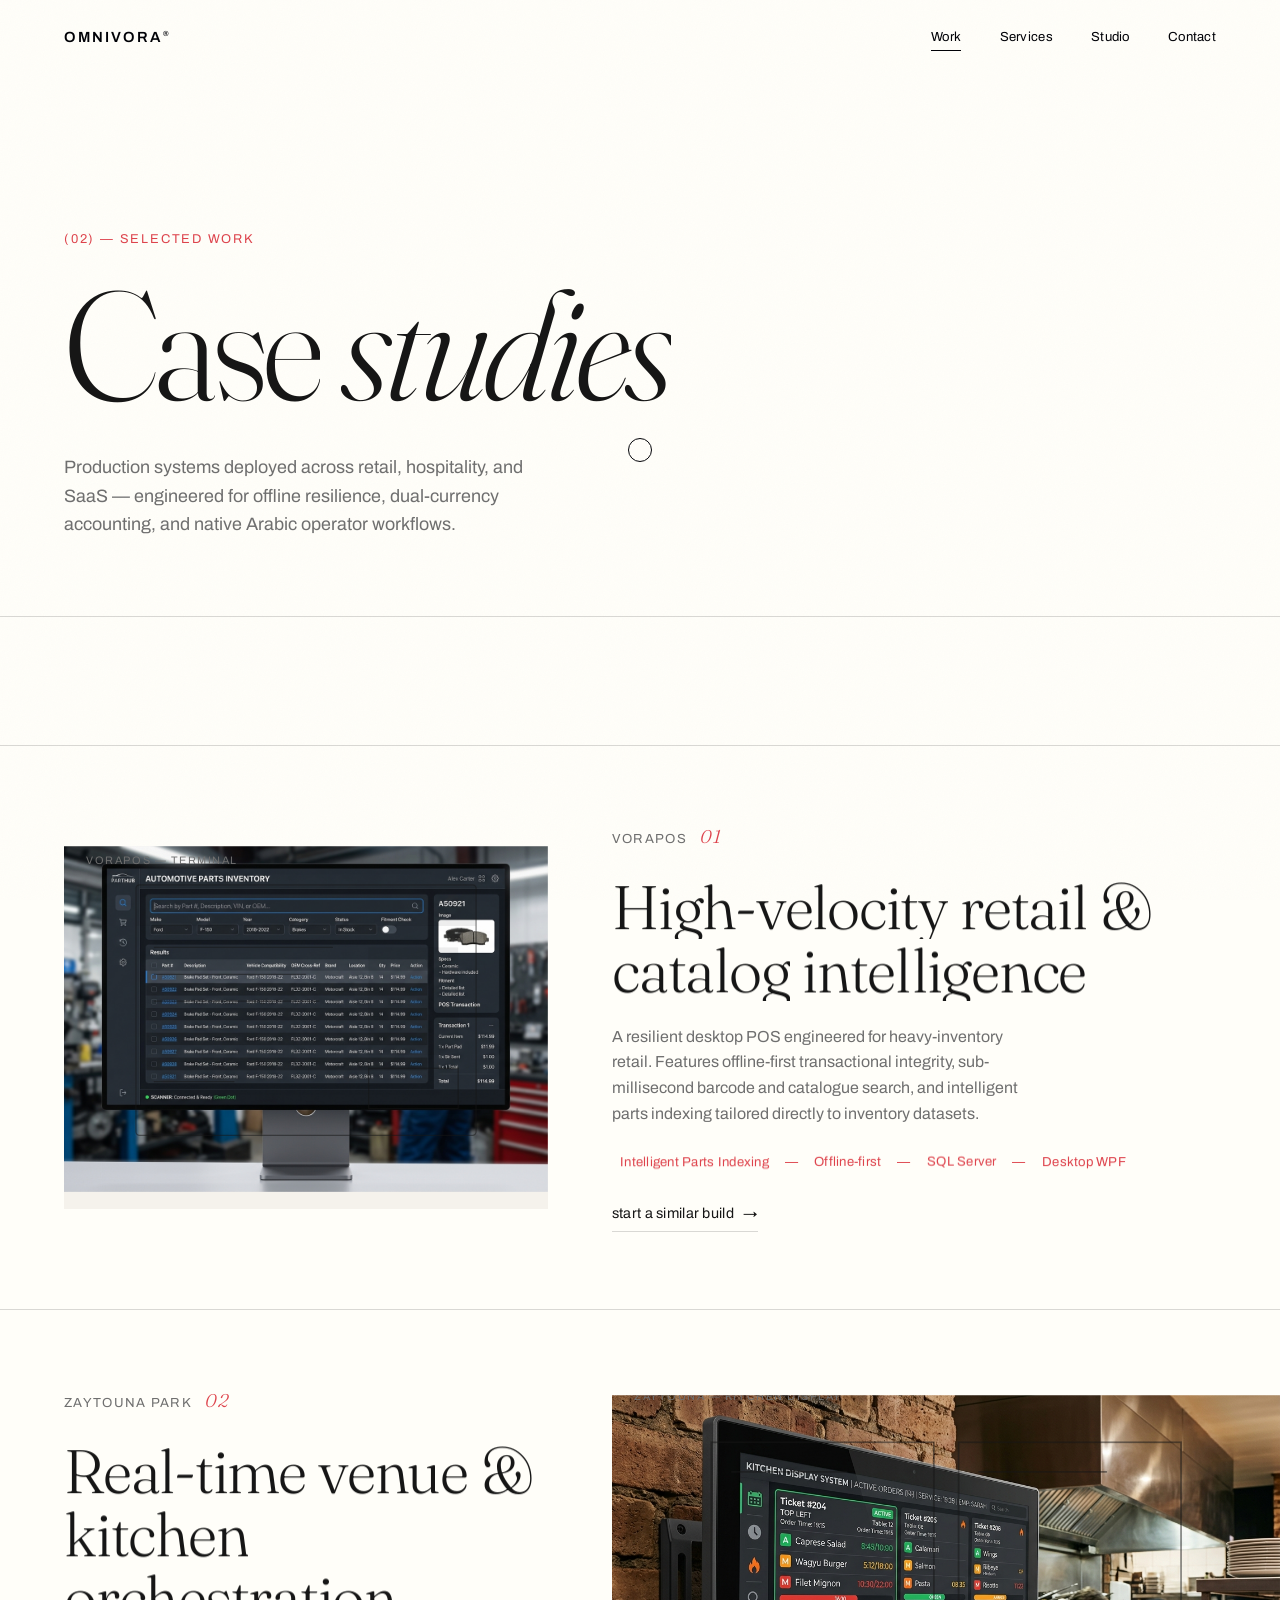
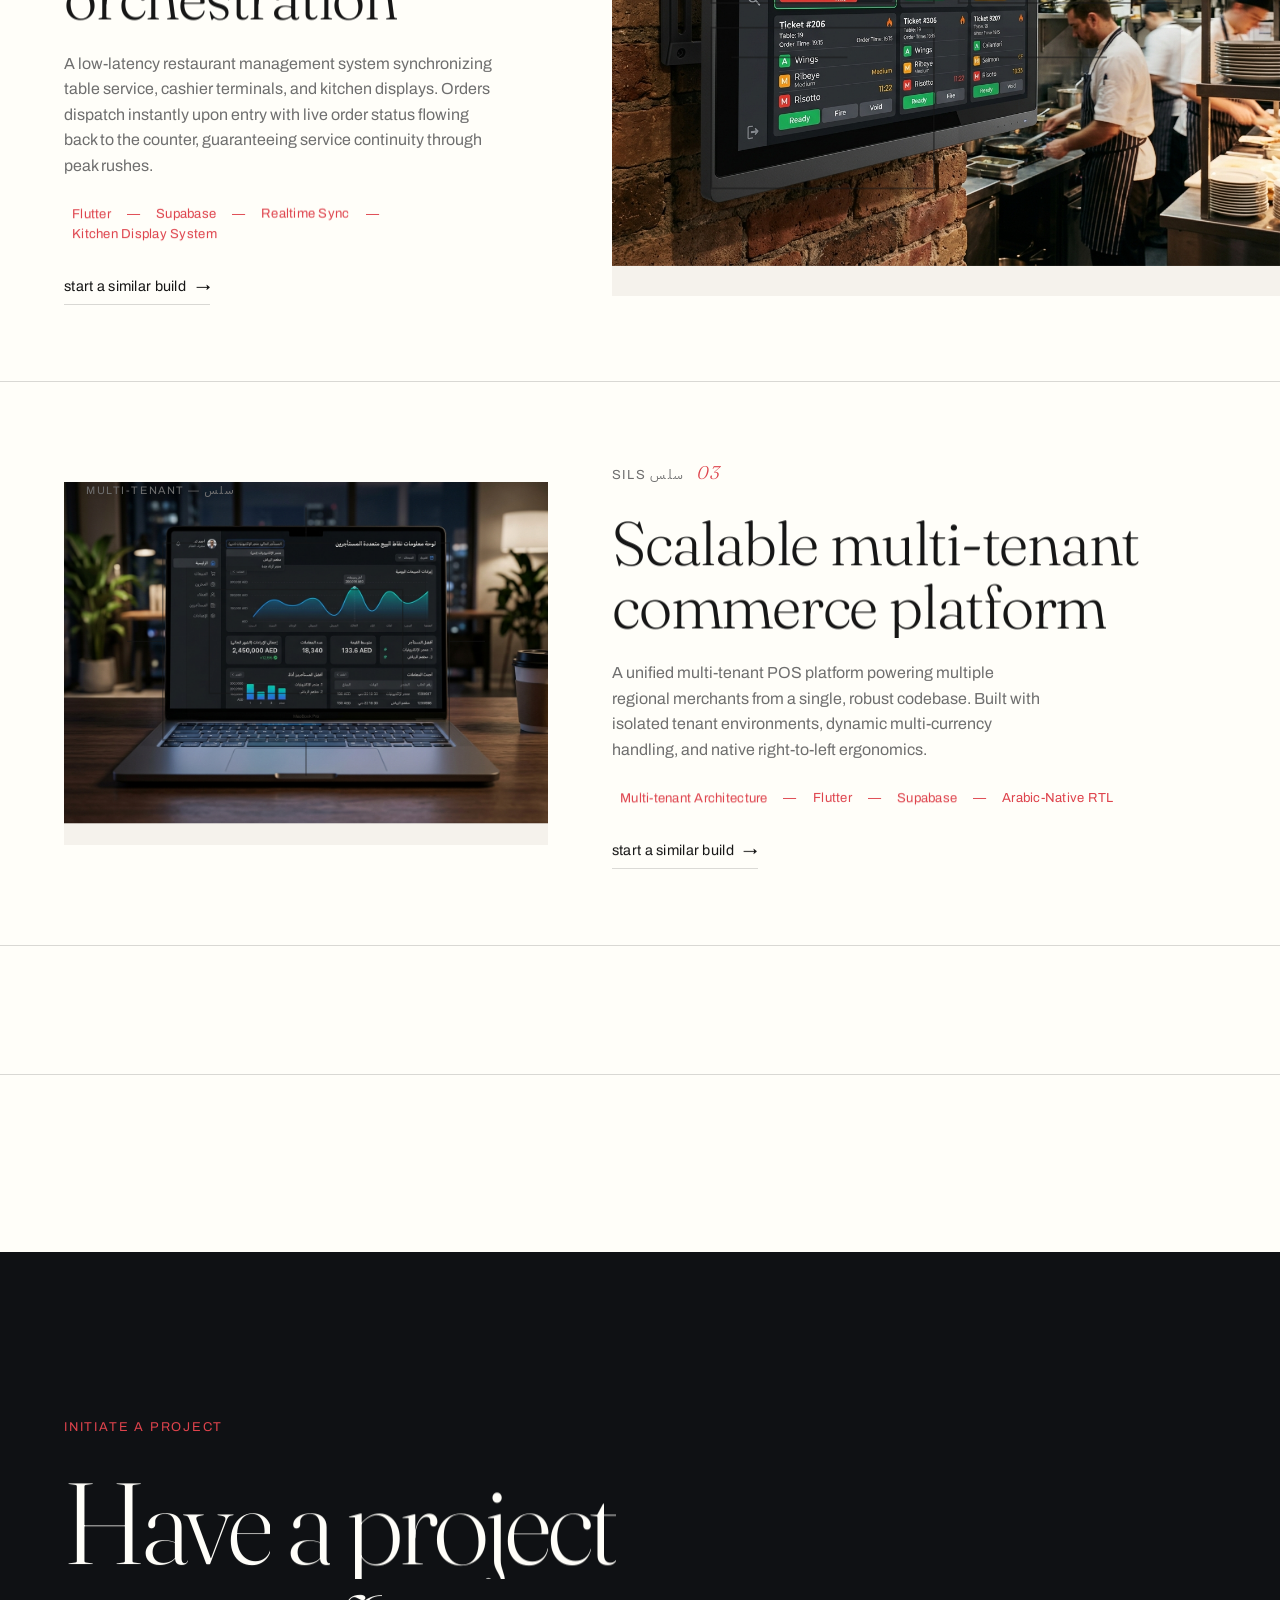
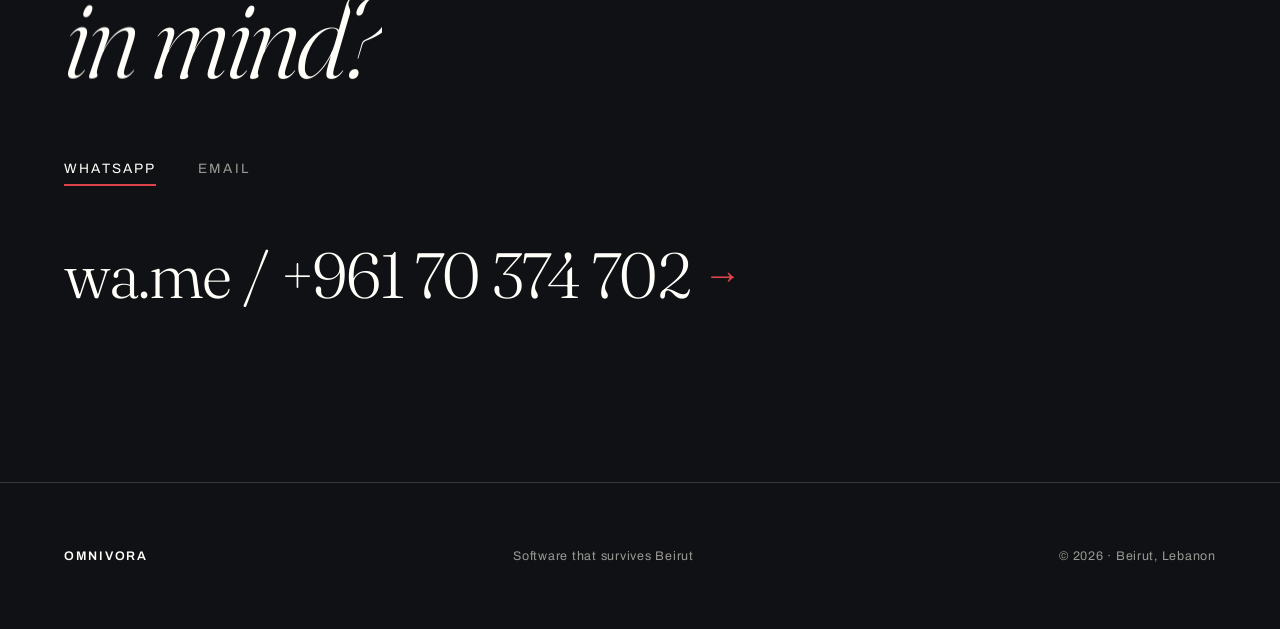
<file: work.html>
<!DOCTYPE html>
<html lang="en" dir="ltr">
<head>
  <meta charset="UTF-8" />
  <meta name="viewport" content="width=device-width, initial-scale=1.0" />
  <title>Work &amp; Case Studies — OmniVora</title>
  <meta name="description" content="Explore production systems engineered by OmniVora: VoraPOS, Zaytouna Park, and Sils — mission-critical POS, hospitality orchestration, and multi-tenant SaaS." />

  <!-- Favicon -->
  <link rel="icon" type="image/svg+xml" href="assets/favicon.svg" />

  <!-- Open Graph / Social Sharing -->
  <meta property="og:type" content="website" />
  <meta property="og:title" content="Work &amp; Case Studies — OmniVora" />
  <meta property="og:description" content="Explore production systems engineered by OmniVora: VoraPOS, Zaytouna Park, and Sils." />
  <meta property="og:image" content="assets/og-preview.jpg" />
  <meta name="twitter:card" content="summary_large_image" />
  <meta name="twitter:title" content="Work &amp; Case Studies — OmniVora" />
  <meta name="twitter:description" content="Explore production systems engineered by OmniVora: VoraPOS, Zaytouna Park, and Sils." />
  <meta name="twitter:image" content="assets/og-preview.jpg" />

  <link rel="preconnect" href="https://fonts.googleapis.com" />
  <link rel="preconnect" href="https://fonts.gstatic.com" crossorigin />
  <link href="https://fonts.googleapis.com/css2?family=Fraunces:ital,opsz,wght@0,9..144,300..600;1,9..144,300..600&family=Archivo:wght@400;500;600&family=IBM+Plex+Sans+Arabic:wght@400;500&display=swap" rel="stylesheet" />
  <link rel="stylesheet" href="css/home.css" />
</head>
<body data-page="work">
  <div class="cursor" id="cursor" aria-hidden="true"><div class="cursor__ring" id="cursorRing"></div></div>

  <header class="nav" id="nav">
    <a href="index.html" class="nav__brand">OMNIVORA<sup>®</sup></a>
    <nav class="nav__links" aria-label="Primary">
      <a href="work.html" class="nav__link">Work</a>
      <a href="services.html" class="nav__link">Services</a>
      <a href="studio.html" class="nav__link">Studio</a>
      <a href="contact.html" class="nav__link">Contact</a>
    </nav>
    <button class="nav__menu" id="menuBtn" aria-label="Menu">Menu</button>
  </header>
  <nav class="overlay" id="overlay" aria-label="Menu">
    <a href="index.html">Home</a><a href="work.html">Work</a><a href="services.html">Services</a><a href="studio.html">Studio</a><a href="contact.html">Contact</a>
    <div class="overlay__meta">Beirut, Lebanon — +961 70 374 702</div>
  </nav>

  <main id="top">
    <header class="phd">
      <p class="phd__index" data-anim="rise">(02) — Selected Work</p>
      <h1 class="phd__title" data-anim="rise">Case <em>studies</em></h1>
      <p class="phd__lede" data-anim="rise">Production systems deployed across retail, hospitality, and SaaS — engineered for offline resilience, dual-currency accounting, and native Arabic operator workflows.</p>
    </header>

    <section class="work" id="work">
      <!-- 01 -->
      <article class="proj proj--left">
        <div class="proj__media"><div class="proj__media-inner"><div class="proj__ph">
          <span class="proj__tag-media">VoraPOS — Terminal</span>
          <img src="assets/work-vorapos.jpg" alt="VoraPOS terminal inventory lookup interface" />
          <svg class="proj__mock" viewBox="0 0 400 300" fill="none" aria-hidden="true">
            <rect x="10" y="10" width="380" height="280" rx="4" stroke stroke-width="1.4"/>
            <rect x="10" y="10" width="380" height="46" class="fillsoft"/>
            <line x1="30" y1="80" x2="230" y2="80" stroke stroke-width="1.4"/>
            <line x1="30" y1="110" x2="200" y2="110" stroke stroke-width="1.4"/>
            <line x1="30" y1="140" x2="215" y2="140" stroke stroke-width="1.4"/>
            <rect x="270" y="80" width="100" height="120" class="fillsoft"/>
            <rect x="270" y="215" width="100" height="45" stroke stroke-width="1.4"/>
            <line x1="30" y1="230" x2="120" y2="230" stroke stroke-width="1.4"/>
          </svg>
        </div></div></div>
        <div class="proj__content">
          <div class="proj__name"><span>VoraPOS</span><span class="idx">01</span></div>
          <h2 class="proj__title">High-velocity retail &amp; catalog intelligence</h2>
          <p class="proj__desc">A resilient desktop POS engineered for heavy-inventory retail. Features offline-first transactional integrity, sub-millisecond barcode and catalogue search, and intelligent parts indexing tailored directly to inventory datasets.</p>
          <p class="proj__tags">Intelligent Parts Indexing <span>—</span> Offline-first <span>—</span> SQL Server <span>—</span> Desktop WPF</p>
          <a href="contact.html" class="proj__link">start a similar build <i>→</i></a>
        </div>
      </article>

      <!-- 02 -->
      <article class="proj proj--right">
        <div class="proj__media"><div class="proj__media-inner"><div class="proj__ph">
          <span class="proj__tag-media">Zaytouna — Kitchen Display</span>
          <img src="assets/work-zaytouna.jpg" alt="Zaytouna Park kitchen display system" />
          <svg class="proj__mock" viewBox="0 0 400 300" fill="none" aria-hidden="true">
            <rect x="10" y="10" width="180" height="130" stroke stroke-width="1.4"/>
            <rect x="210" y="10" width="180" height="130" stroke stroke-width="1.4"/>
            <rect x="10" y="160" width="180" height="130" stroke stroke-width="1.4"/>
            <rect x="210" y="160" width="180" height="130" class="fillsoft"/>
            <line x1="26" y1="34" x2="120" y2="34" stroke stroke-width="1.4"/>
            <line x1="226" y1="34" x2="330" y2="34" stroke stroke-width="1.4"/>
            <line x1="26" y1="184" x2="120" y2="184" stroke stroke-width="1.4"/>
            <line x1="226" y1="184" x2="330" y2="184" stroke stroke-width="1.4"/>
          </svg>
        </div></div></div>
        <div class="proj__content">
          <div class="proj__name"><span>Zaytouna Park</span><span class="idx">02</span></div>
          <h2 class="proj__title">Real-time venue &amp; kitchen orchestration</h2>
          <p class="proj__desc">A low-latency restaurant management system synchronizing table service, cashier terminals, and kitchen displays. Orders dispatch instantly upon entry with live order status flowing back to the counter, guaranteeing service continuity through peak rushes.</p>
          <p class="proj__tags">Flutter <span>—</span> Supabase <span>—</span> Realtime Sync <span>—</span> Kitchen Display System</p>
          <a href="contact.html" class="proj__link">start a similar build <i>→</i></a>
        </div>
      </article>

      <!-- 03 -->
      <article class="proj proj--left">
        <div class="proj__media"><div class="proj__media-inner"><div class="proj__ph">
          <span class="proj__tag-media" dir="rtl">سلس — Multi-tenant</span>
          <img src="assets/work-sils.jpg" alt="Sils multi-tenant cloud POS interface" />
          <svg class="proj__mock" viewBox="0 0 400 300" fill="none" aria-hidden="true">
            <rect x="40" y="40" width="320" height="220" stroke stroke-width="1.4"/>
            <rect x="66" y="66" width="268" height="168" class="fillsoft"/>
            <rect x="92" y="92" width="216" height="116" stroke stroke-width="1.4"/>
            <line x1="200" y1="40" x2="200" y2="0" stroke stroke-width="1.4"/>
            <line x1="200" y1="260" x2="200" y2="300" stroke stroke-width="1.4"/>
            <line x1="40" y1="150" x2="0" y2="150" stroke stroke-width="1.4"/>
            <line x1="360" y1="150" x2="400" y2="150" stroke stroke-width="1.4"/>
          </svg>
        </div></div></div>
        <div class="proj__content">
          <div class="proj__name"><span>Sils <span class="ar" dir="rtl">سلس</span></span><span class="idx">03</span></div>
          <h2 class="proj__title">Scalable multi-tenant commerce platform</h2>
          <p class="proj__desc">A unified multi-tenant POS platform powering multiple regional merchants from a single, robust codebase. Built with isolated tenant environments, dynamic multi-currency handling, and native right-to-left ergonomics.</p>
          <p class="proj__tags">Multi-tenant Architecture <span>—</span> Flutter <span>—</span> Supabase <span>—</span> Arabic-Native RTL</p>
          <a href="contact.html" class="proj__link">start a similar build <i>→</i></a>
        </div>
      </article>
    </section>

    <section class="tech"><p class="tech__line" data-anim="rise">FLUTTER · C# / WPF · SUPABASE · SQL SERVER · THREE.JS</p></section>

    <section class="contact" id="contact">
      <p class="contact__kicker" data-anim="rise">Initiate a Project</p>
      <h2 class="contact__title" data-anim="rise">Have a project<br /><em>in mind?</em></h2>
      <div class="switch" role="tablist" aria-label="Contact method">
        <button data-tab="whatsapp" class="is-active" role="tab">WhatsApp</button>
        <button data-tab="email" role="tab">Email</button>
      </div>
      <div class="contact__reveal">
        <a class="contact__line is-shown" id="waLine" href="https://wa.me/96170374702?text=Hello%20OmniVora,%20I'd%20like%20to%20discuss%20a%20project." target="_blank" rel="noopener">wa.me / +961 70 374 702 <i>→</i></a>
        <a class="contact__line" id="emLine" href="mailto:hello@omnivora.dev">hello@omnivora.dev <i>→</i></a>
      </div>
    </section>
  </main>

  <footer class="footer">
    <span class="brand">OMNIVORA</span><span>Software that survives Beirut</span><span>© 2026 · Beirut, Lebanon</span>
  </footer>

  <script src="vendor/gsap.min.js"></script>
  <script src="vendor/ScrollTrigger.min.js"></script>
  <script src="vendor/lenis.min.js"></script>
  <script src="js/home.js"></script>
</body>
</html>
</file>
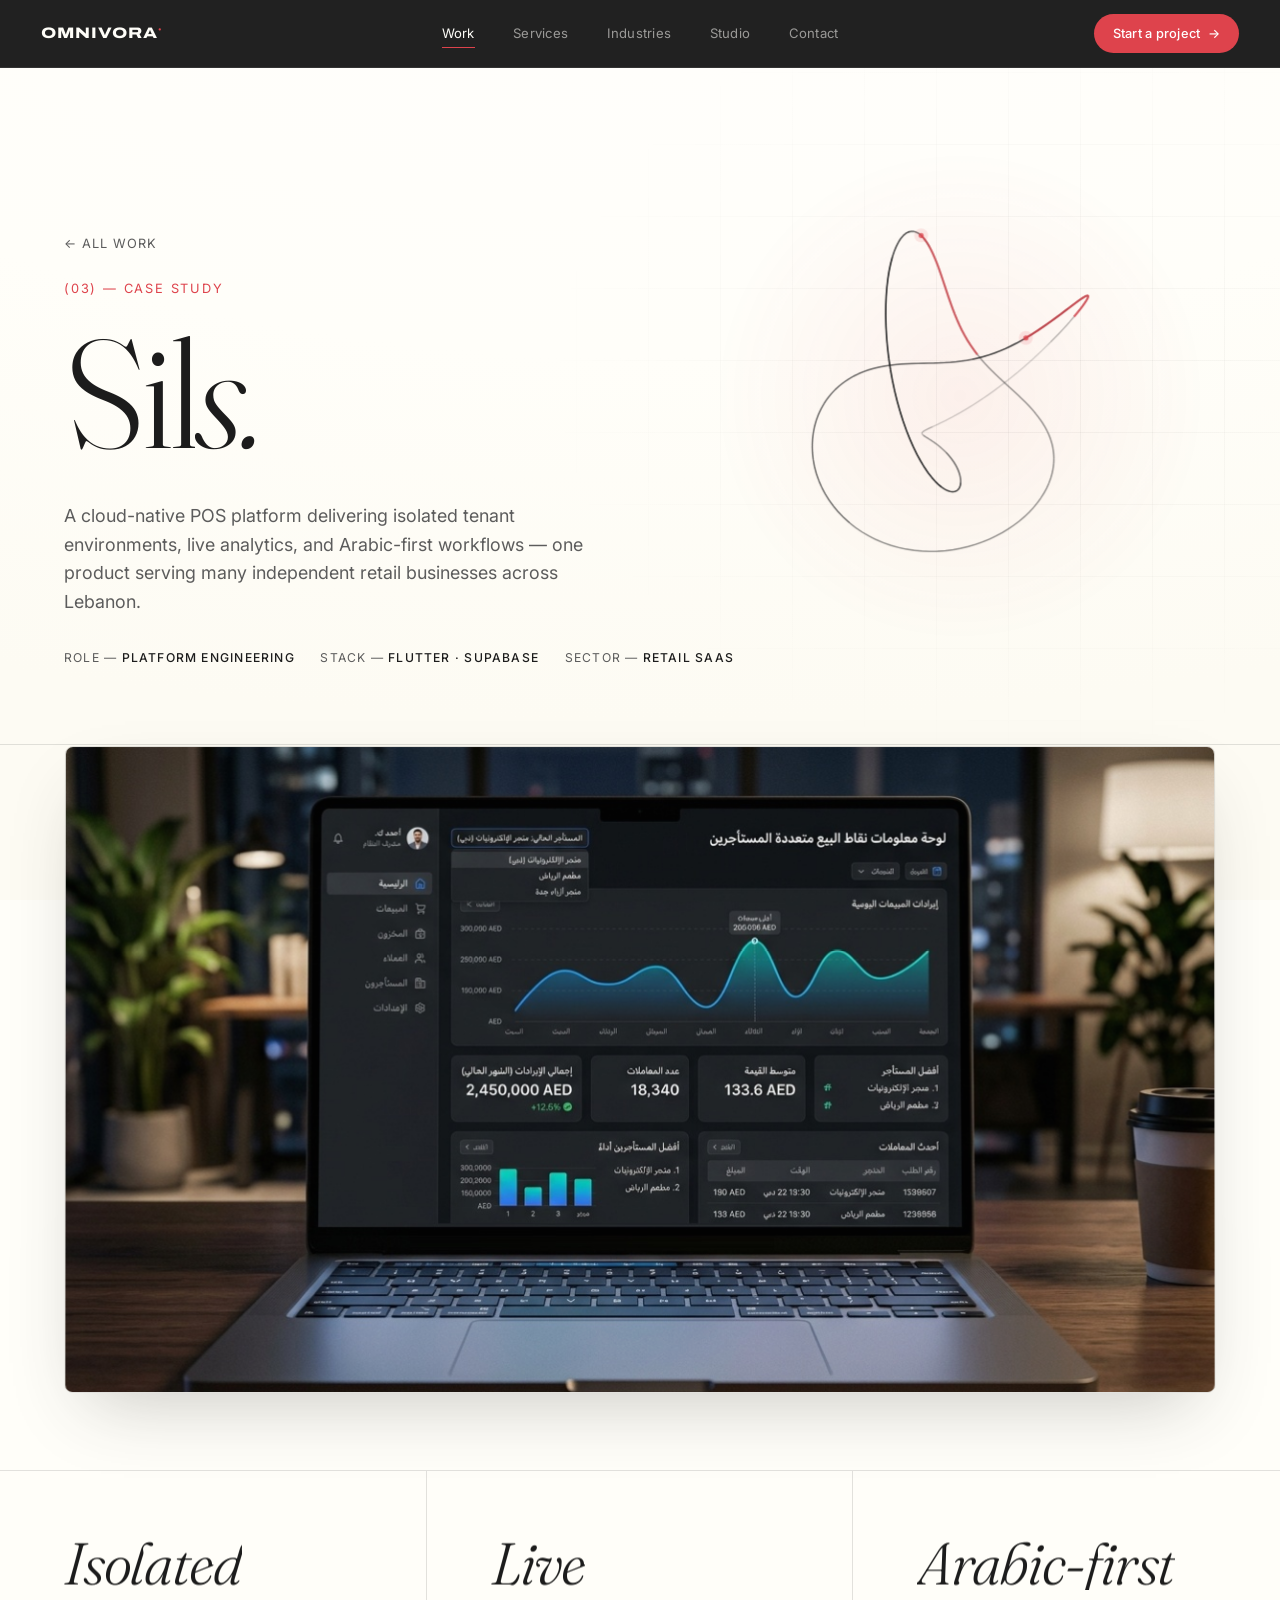
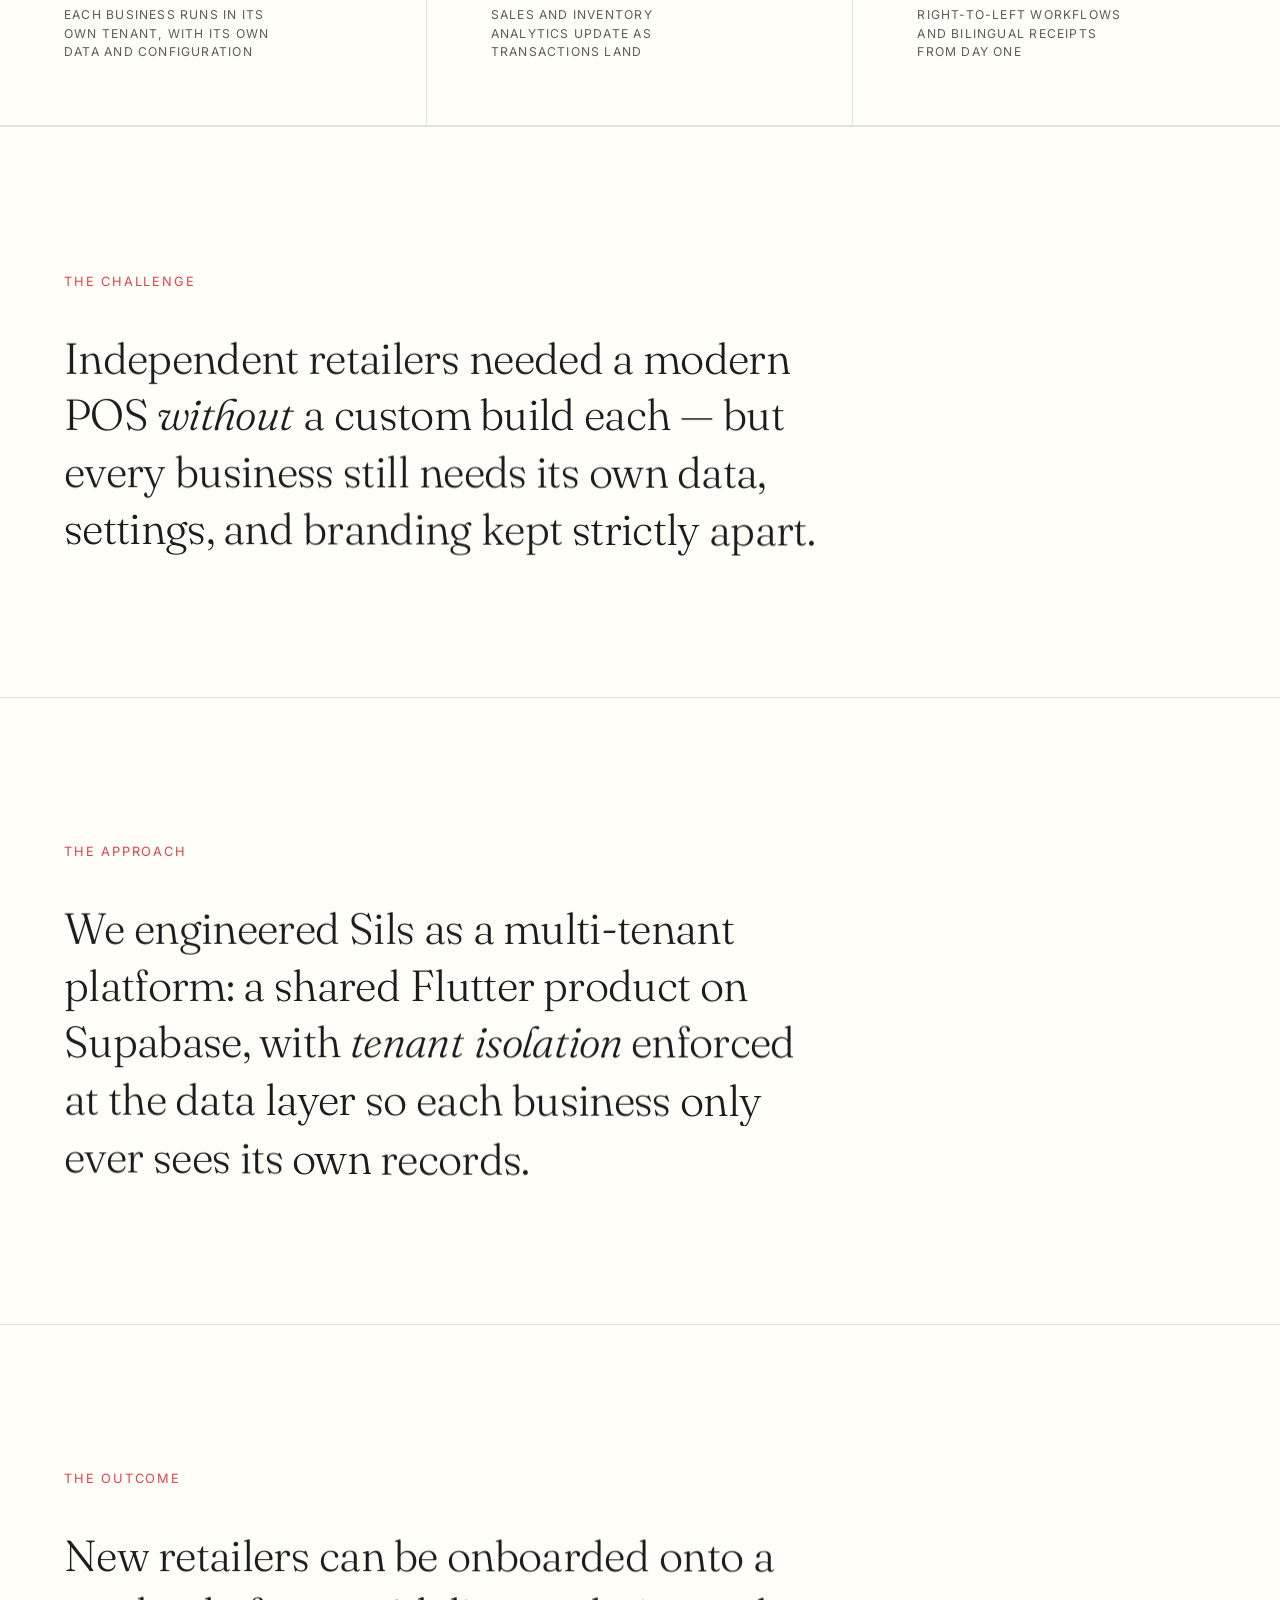
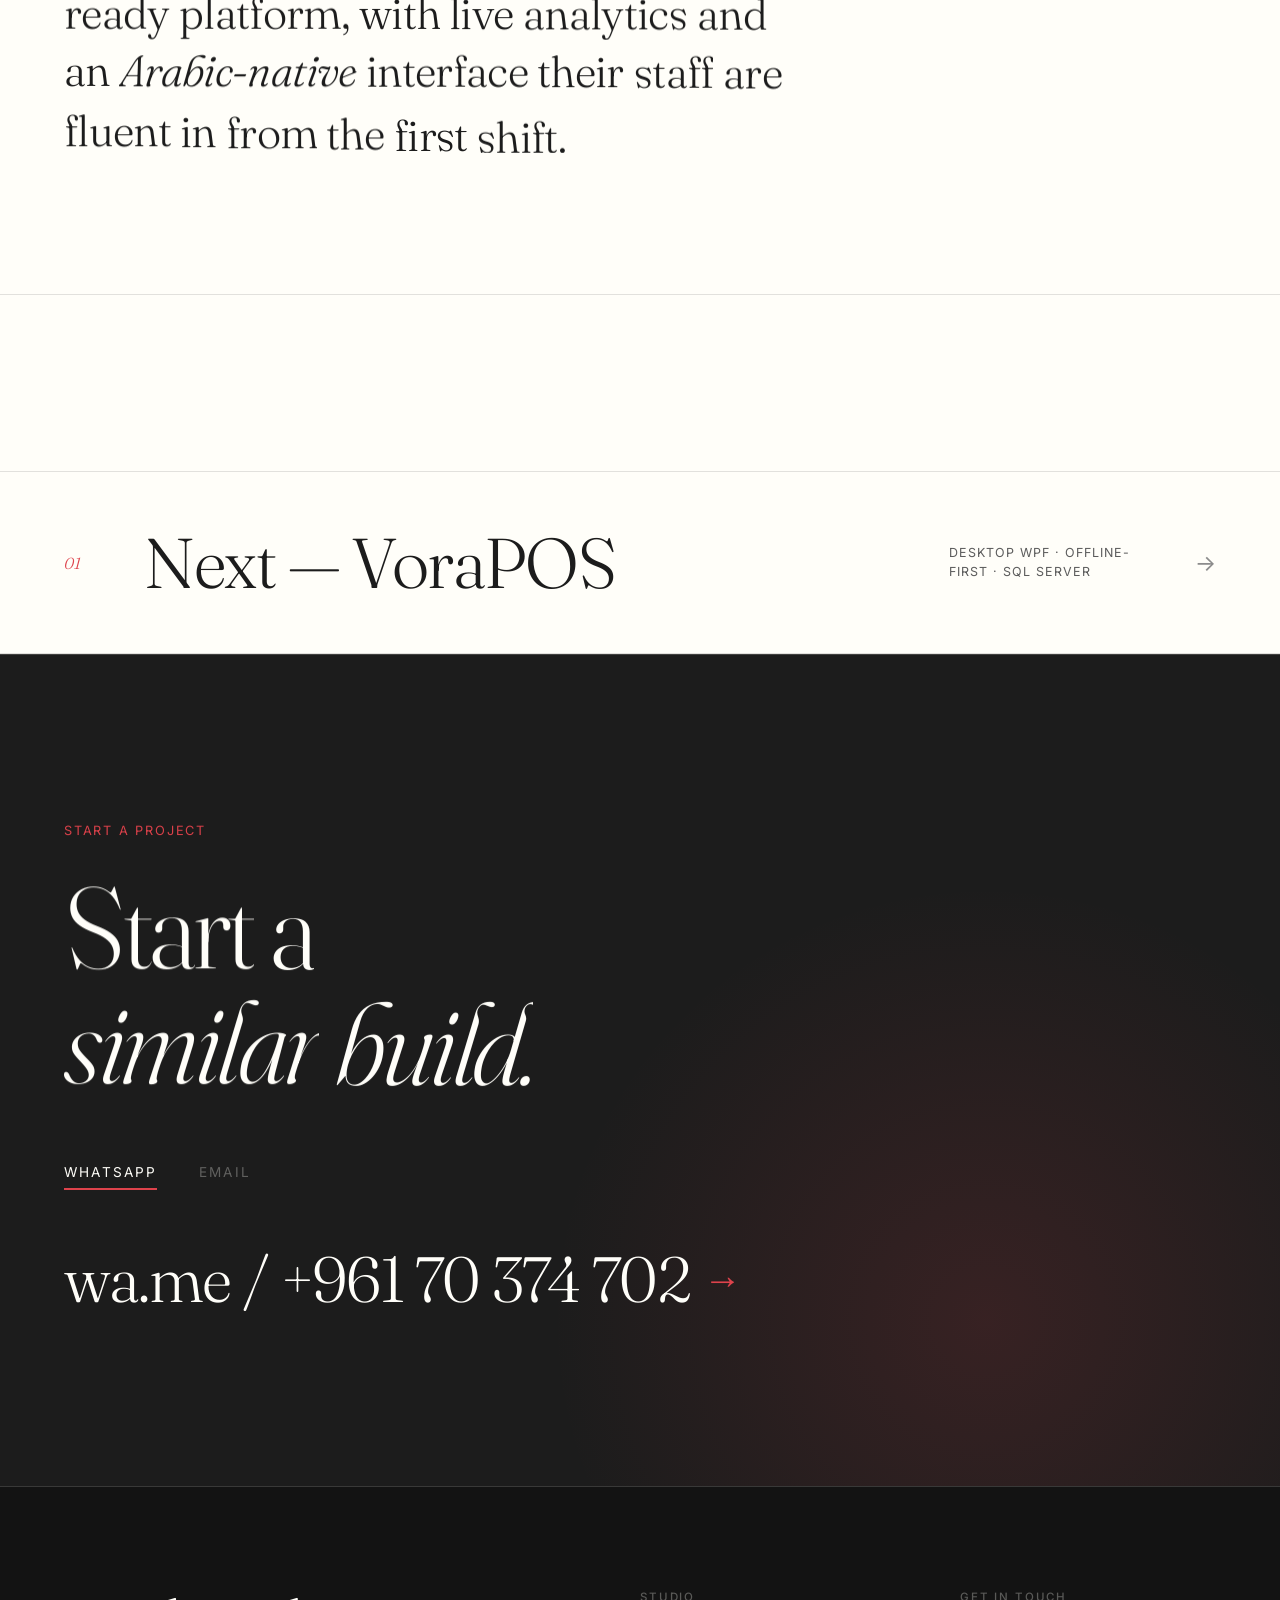
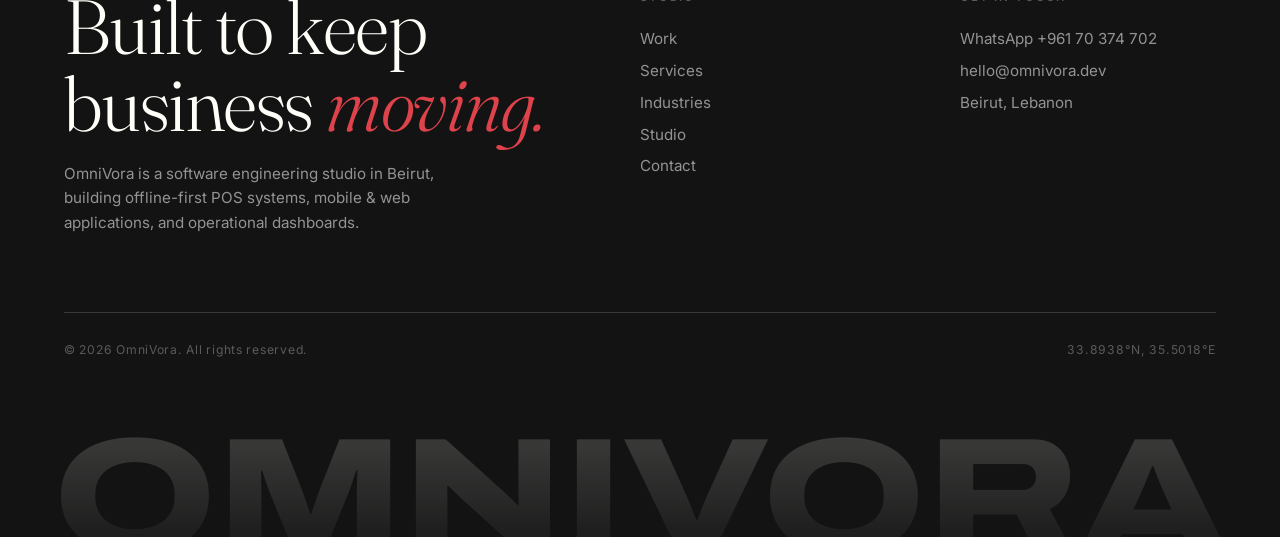
<file: site/case-sils.html>
<!DOCTYPE html>
<html lang="en" dir="ltr">
<head>
  <meta charset="UTF-8" />
  <meta name="viewport" content="width=device-width, initial-scale=1.0" />
  <title>Sils — Case Study — OmniVora</title>
  <meta name="description" content="Sils (سلس): a cloud-native, multi-tenant retail POS platform with isolated tenant environments, live analytics and Arabic-first workflows." />
  <link rel="icon" type="image/svg+xml" href="assets/favicon.svg" />
  <link rel="canonical" href="https://omnivora.dev/case-sils.html" />
  <meta name="theme-color" content="#1c1c1c" />

  <meta property="og:type" content="website" />
  <meta property="og:url" content="https://omnivora.dev/case-sils.html" />
  <meta property="og:site_name" content="OmniVora" />
  <meta property="og:title" content="Sils — Case Study — OmniVora" />
  <meta property="og:description" content="Sils (سلس): a cloud-native, multi-tenant retail POS platform with isolated tenant environments, live analytics and Arabic-first workflows." />
  <meta property="og:image" content="https://omnivora.dev/assets/og-preview.jpg" />
  <meta property="og:image:width" content="1200" />
  <meta property="og:image:height" content="630" />
  <meta name="twitter:card" content="summary_large_image" />
  <meta name="twitter:title" content="Sils — Case Study — OmniVora" />
  <meta name="twitter:description" content="Sils (سلس): a cloud-native, multi-tenant retail POS platform with isolated tenant environments, live analytics and Arabic-first workflows." />
  <meta name="twitter:image" content="https://omnivora.dev/assets/og-preview.jpg" />

  <!-- Fonts: Fraunces (display) + Inter (UI/body) + IBM Plex Sans Arabic (Arabic names)
       + Archivo Expanded ExtraBold, subset to the logotype letters (OMNIVORA / OMVI) -->
  <link rel="preconnect" href="https://fonts.googleapis.com" />
  <link rel="preconnect" href="https://fonts.gstatic.com" crossorigin />
  <link href="https://fonts.googleapis.com/css2?family=Fraunces:ital,opsz,wght@0,9..144,300..600;1,9..144,300..600&family=Inter:wght@300;400;500;600&family=IBM+Plex+Sans+Arabic:wght@400;500&display=swap" rel="stylesheet" />
  <link href="https://fonts.googleapis.com/css2?family=Archivo:wdth,wght@125,800&text=OMNIVRA&display=swap" rel="stylesheet" />
  <link rel="stylesheet" href="css/home.css?v=688a9b35" />
</head>
<body data-page="work">
  <a class="skip-link" href="#top">Skip to content</a>

  <header class="nav" id="nav">
    <a href="index.html" class="nav__brand" aria-label="OmniVora home">OMNIVORA<sup>•</sup></a>
    <nav class="nav__links" aria-label="Primary">
      <a href="work.html" class="nav__link">Work</a>
      <a href="services.html" class="nav__link">Services</a>
      <a href="industries.html" class="nav__link">Industries</a>
      <a href="studio.html" class="nav__link">Studio</a>
      <a href="contact.html" class="nav__link">Contact</a>
    </nav>
    <div class="nav__end">
      <a href="contact.html" class="nav__cta">Start a project <i>→</i></a>
      <button class="nav__menu" id="menuBtn" aria-label="Menu" aria-expanded="false" aria-controls="overlay">Menu</button>
    </div>
  </header>

  <nav class="overlay" id="overlay" aria-label="Menu">
    <a href="index.html">Home</a>
    <a href="work.html">Work</a>
    <a href="services.html">Services</a>
    <a href="industries.html">Industries</a>
    <a href="studio.html">Studio</a>
    <a href="contact.html">Contact</a>
    <div class="overlay__meta">Beirut, Lebanon — +961 70 374 702</div>
  </nav>

  <main id="top">
    <header class="phd">
      <canvas class="phd__3d" data-3d="knot" data-color="#262626" aria-hidden="true"></canvas>
      <a class="csh__back" href="work.html">← All work</a>
      <p class="phd__index" data-anim="rise">(03) — Case Study</p>
      <h1 class="phd__title" data-anim="rise">Sil<em>s.</em></h1>
      <p class="phd__lede" data-anim="rise">A cloud-native POS platform delivering isolated tenant environments, live analytics, and Arabic-first workflows — one product serving many independent retail businesses across Lebanon.</p>
      <div class="csh__meta">
        <span>Role — <b>Platform Engineering</b></span>
        <span>Stack — <b>Flutter · Supabase</b></span>
        <span>Sector — <b>Retail SaaS</b></span>
      </div>
    </header>

    <section class="cs-hero">
      <div class="cs-hero__frame">
        <img src="assets/work-sils.jpg" alt="Sils multi-tenant cloud POS interface" />
      </div>
    </section>

    <section class="signal">
      <div class="sig__item">
        <div class="sig__num">Isolated</div>
        <div class="sig__label">Each business runs in its own tenant, with its own data and configuration</div>
      </div>
      <div class="sig__item">
        <div class="sig__num">Live</div>
        <div class="sig__label">Sales and inventory analytics update as transactions land</div>
      </div>
      <div class="sig__item">
        <div class="sig__num">Arabic-first</div>
        <div class="sig__label">Right-to-left workflows and bilingual receipts from day one</div>
      </div>
    </section>

    <section class="approach">
      <span class="approach__kicker" data-anim="rise">The Challenge</span>
      <p class="approach__copy">Independent retailers needed a modern POS <em>without</em> a custom build each — but every business still needs its own data, settings, and branding kept strictly apart.</p>
    </section>

    <section class="approach">
      <span class="approach__kicker" data-anim="rise">The Approach</span>
      <p class="approach__copy">We engineered Sils as a multi-tenant platform: a shared Flutter product on Supabase, with <em>tenant isolation</em> enforced at the data layer so each business only ever sees its own records.</p>
    </section>

    <section class="approach">
      <span class="approach__kicker" data-anim="rise">The Outcome</span>
      <p class="approach__copy">New retailers can be onboarded onto a ready platform, with live analytics and an <em>Arabic-native</em> interface their staff are fluent in from the first shift.</p>
    </section>

    <section class="tech tech--case"><p class="tech__line" data-anim="rise">MULTI-TENANT · FLUTTER · SUPABASE · ARABIC-FIRST</p></section>

    <section class="wlist" aria-label="Next case study">
      <a class="witem" href="case-vorapos.html" data-img="assets/work-vorapos.jpg">
        <span class="witem__idx">01</span>
        <span class="witem__title">Next — VoraPOS</span>
        <span class="witem__meta">Desktop WPF · Offline-first · SQL Server</span>
        <span class="witem__arrow">→</span>
      </a>
    </section>
    <div class="wpreview" aria-hidden="true"><img alt="" /></div>

    <section class="contact" id="contact">
      <p class="contact__kicker" data-anim="rise">Start a project</p>
      <h2 class="contact__title" data-anim="rise">Start a<br /><em>similar build.</em></h2>
      <div class="switch" role="tablist" aria-label="Contact method">
        <button data-tab="whatsapp" class="is-active" role="tab">WhatsApp</button>
        <button data-tab="email" role="tab">Email</button>
      </div>
      <div class="contact__reveal">
        <a class="contact__line is-shown" id="waLine" href="https://wa.me/96170374702?text=Hello%20OmniVora,%20I'd%20like%20to%20discuss%20a%20project." target="_blank" rel="noopener">wa.me / +961 70 374 702 <i>→</i></a>
        <a class="contact__line" id="emLine" href="mailto:hello@omnivora.dev">hello@omnivora.dev <i>→</i></a>
      </div>
    </section>
  </main>

  <footer class="footer">
    <div class="footer__top">
      <div class="footer__brand">
        <p class="footer__word">Built to keep business <em>moving.</em></p>
        <p class="footer__blurb">OmniVora is a software engineering studio in Beirut, building offline-first POS systems, mobile &amp; web applications, and operational dashboards.</p>
      </div>
      <nav class="footer__col" aria-label="Footer">
        <h4>Studio</h4>
        <a href="work.html">Work</a><a href="services.html">Services</a><a href="industries.html">Industries</a><a href="studio.html">Studio</a><a href="contact.html">Contact</a>
      </nav>
      <div class="footer__col">
        <h4>Get in touch</h4>
        <a href="https://wa.me/96170374702" target="_blank" rel="noopener">WhatsApp +961 70 374 702</a>
        <a href="mailto:hello@omnivora.dev">hello@omnivora.dev</a>
        <span>Beirut, Lebanon</span>
      </div>
    </div>
    <div class="footer__bottom">
      <span>© 2026 OmniVora. All rights reserved.</span>
      <span>33.8938°N, 35.5018°E</span>
    </div>
    <div class="footer__mark" aria-hidden="true"><span>OMNIVORA</span></div>
  </footer>

  <script src="vendor/gsap.min.js"></script>
  <script src="vendor/ScrollTrigger.min.js"></script>
  <script src="js/home.js?v=4f1db732"></script>
  <script src="js/scene3d.js?v=e02288bc"></script>
</body>
</html>
</file>
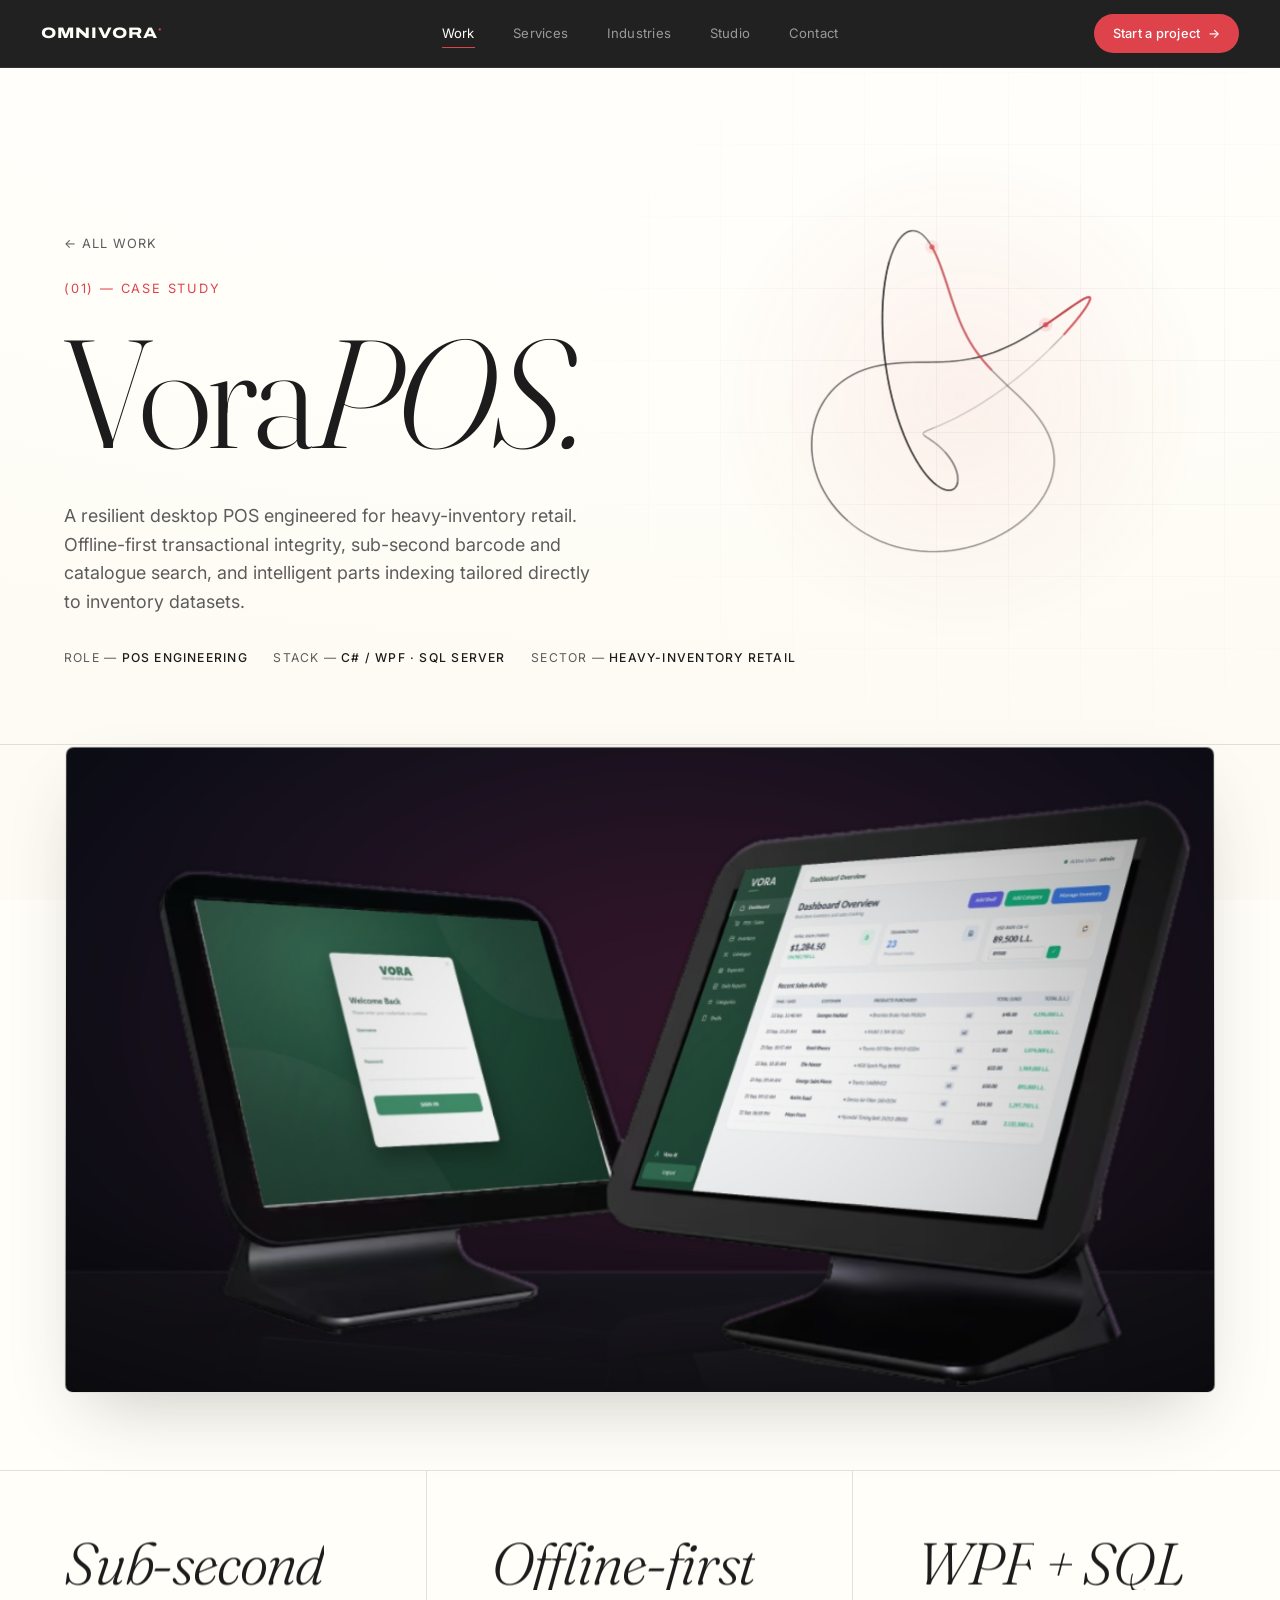
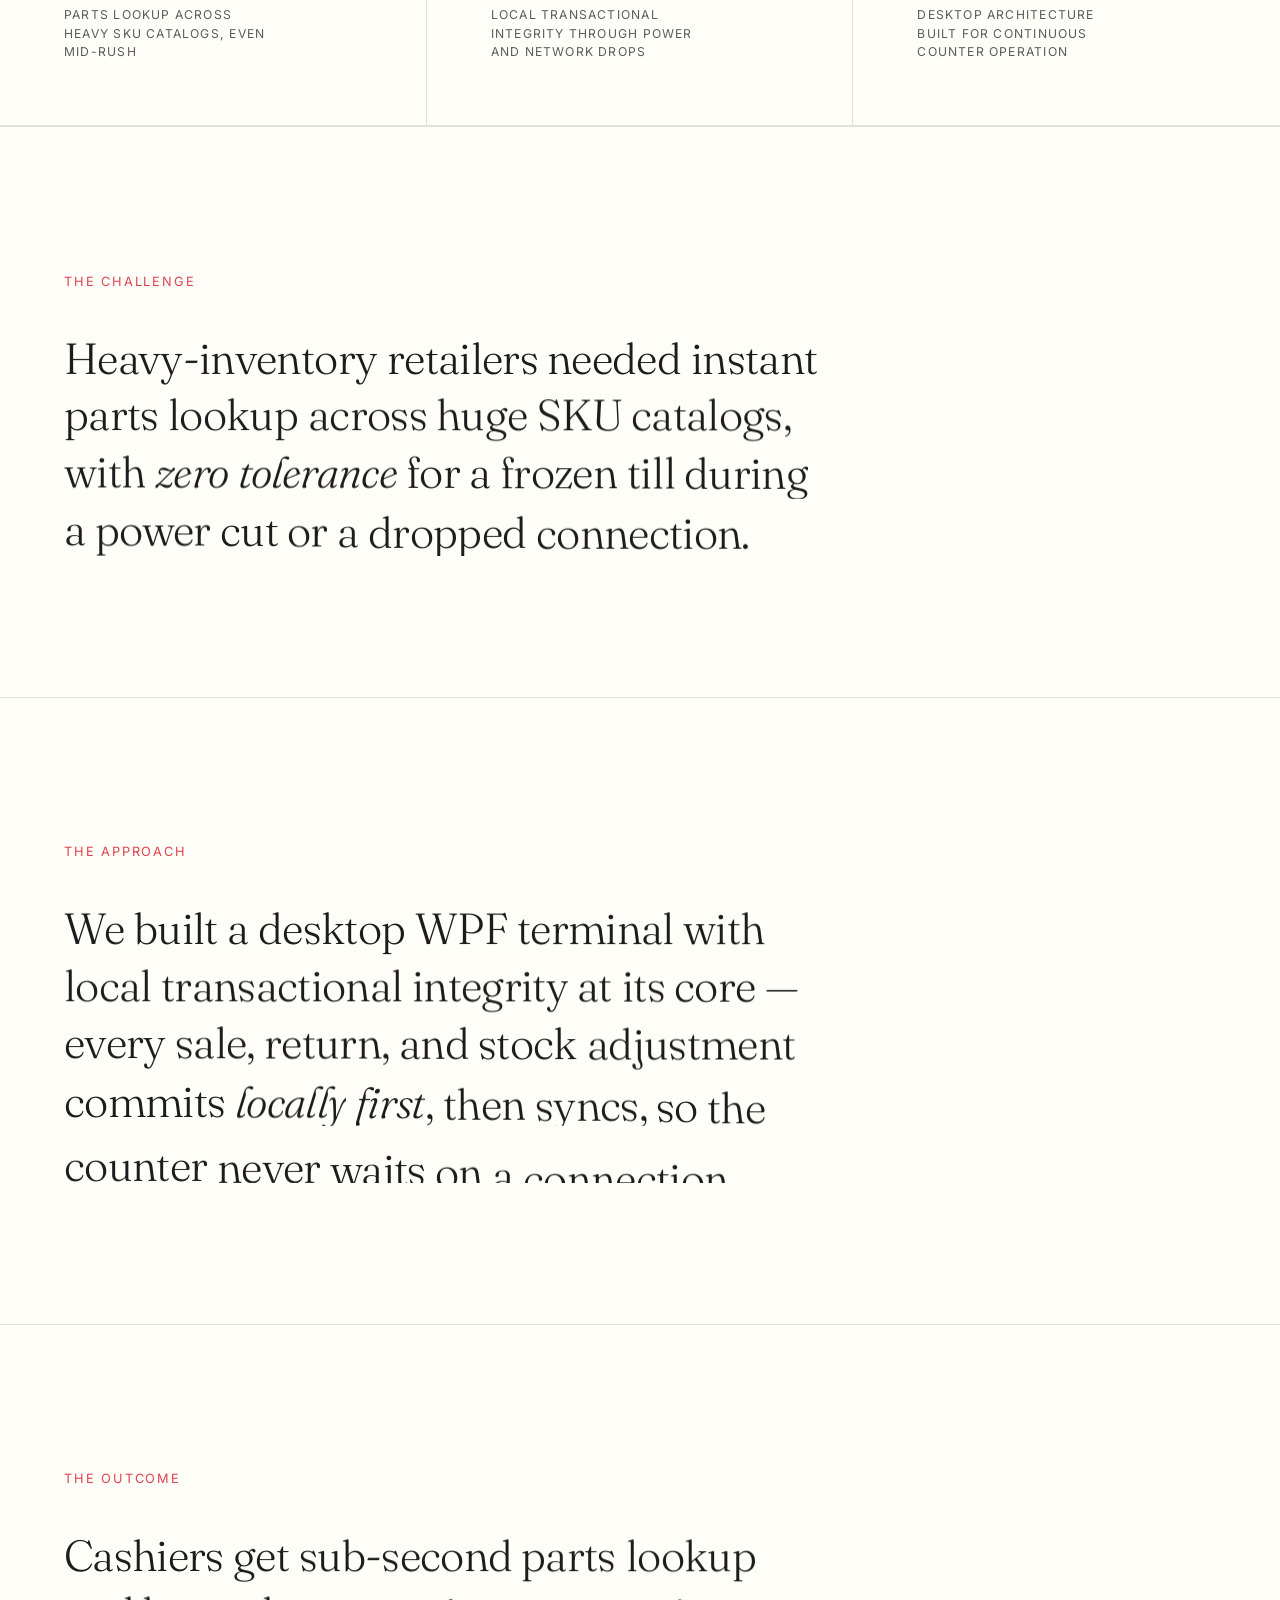
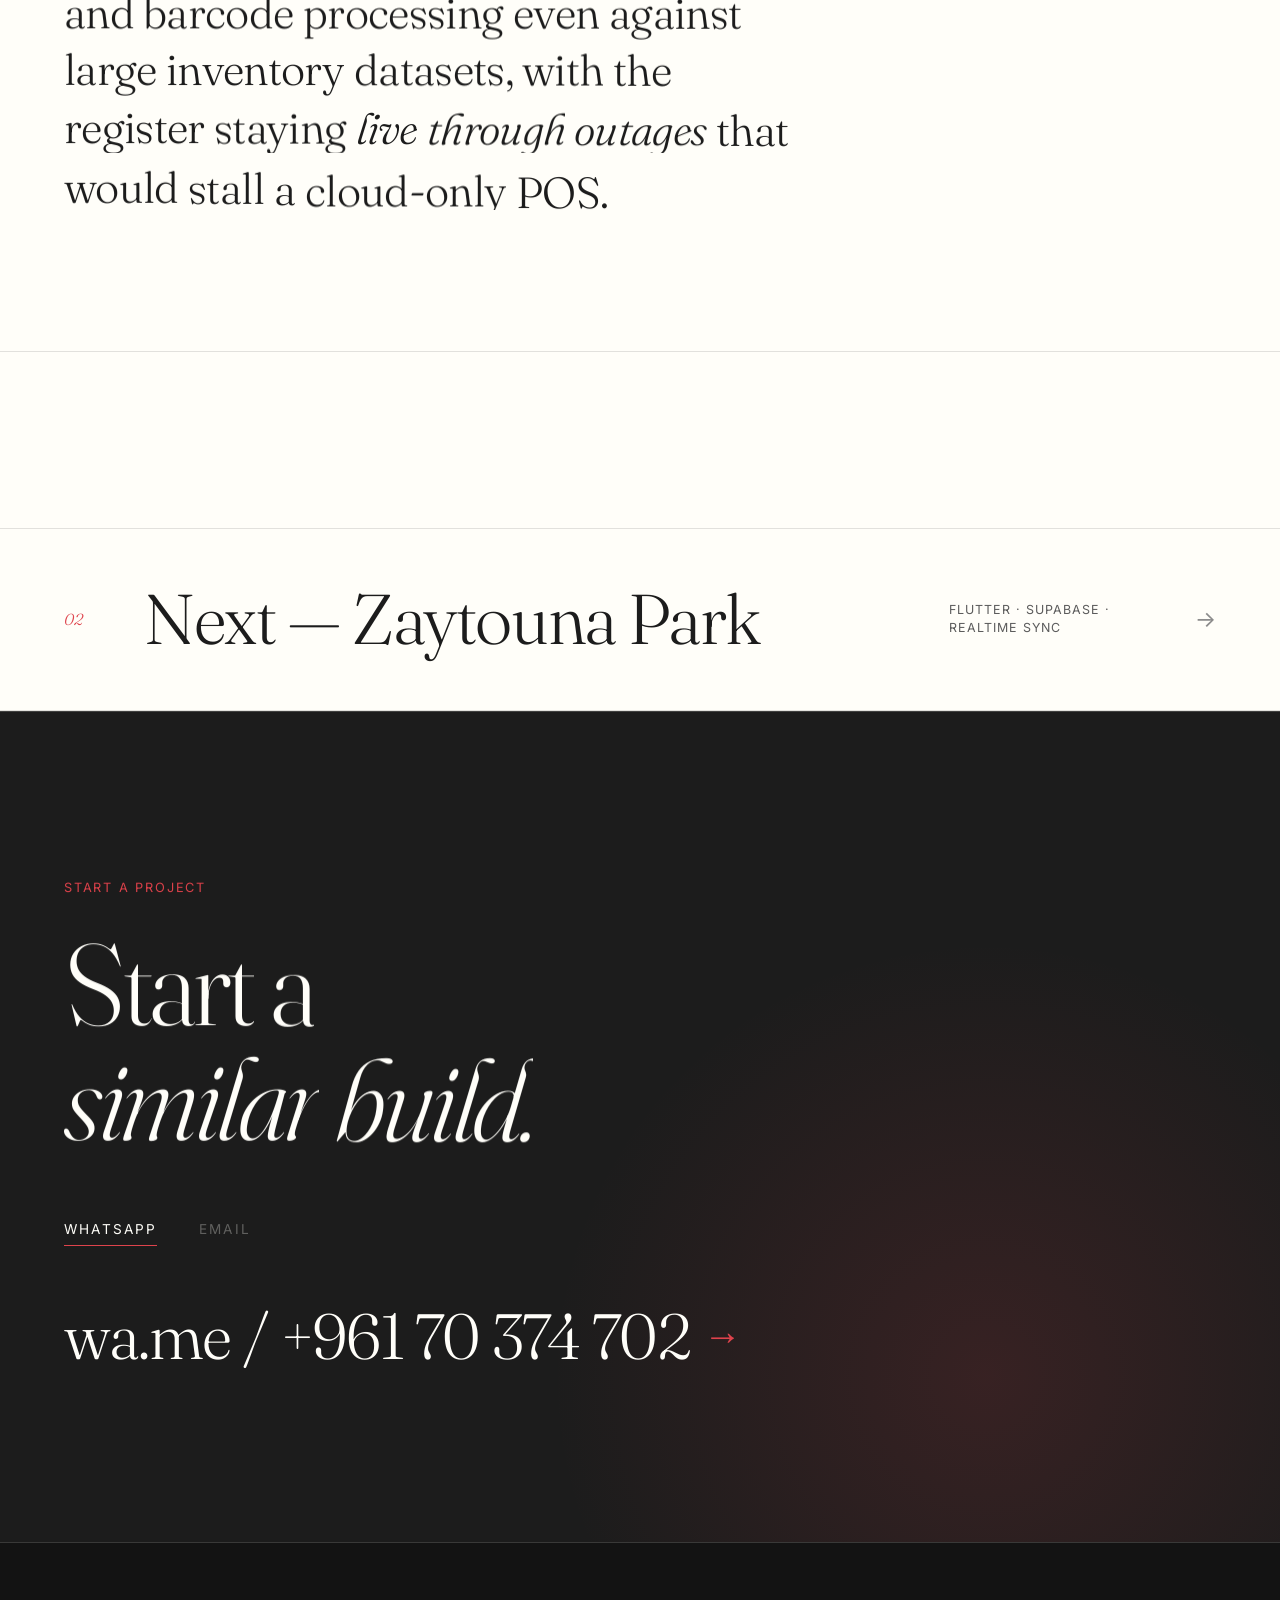
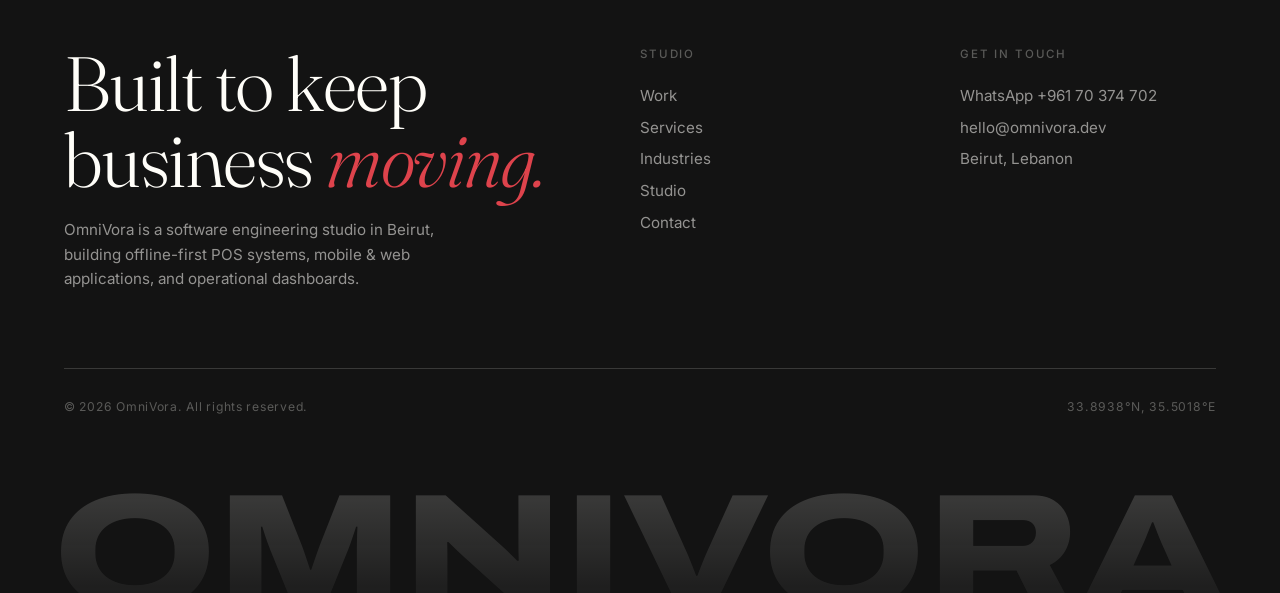
<file: site/case-vorapos.html>
<!DOCTYPE html>
<html lang="en" dir="ltr">
<head>
  <meta charset="UTF-8" />
  <meta name="viewport" content="width=device-width, initial-scale=1.0" />
  <title>VoraPOS — Case Study — OmniVora</title>
  <meta name="description" content="VoraPOS: a resilient desktop POS engineered for heavy-inventory retail, built for offline-first transactional integrity and sub-second parts lookup." />
  <link rel="icon" type="image/svg+xml" href="assets/favicon.svg" />
  <link rel="canonical" href="https://omnivora.dev/case-vorapos.html" />
  <meta name="theme-color" content="#1c1c1c" />

  <meta property="og:type" content="website" />
  <meta property="og:url" content="https://omnivora.dev/case-vorapos.html" />
  <meta property="og:site_name" content="OmniVora" />
  <meta property="og:title" content="VoraPOS — Case Study — OmniVora" />
  <meta property="og:description" content="VoraPOS: a resilient desktop POS engineered for heavy-inventory retail, built for offline-first transactional integrity and sub-second parts lookup." />
  <meta property="og:image" content="https://omnivora.dev/assets/og-preview.jpg" />
  <meta property="og:image:width" content="1200" />
  <meta property="og:image:height" content="630" />
  <meta name="twitter:card" content="summary_large_image" />
  <meta name="twitter:title" content="VoraPOS — Case Study — OmniVora" />
  <meta name="twitter:description" content="VoraPOS: a resilient desktop POS engineered for heavy-inventory retail, built for offline-first transactional integrity and sub-second parts lookup." />
  <meta name="twitter:image" content="https://omnivora.dev/assets/og-preview.jpg" />

  <!-- Fonts: Fraunces (display) + Inter (UI/body) + IBM Plex Sans Arabic (Arabic names)
       + Archivo Expanded ExtraBold, subset to the logotype letters (OMNIVORA / OMVI) -->
  <link rel="preconnect" href="https://fonts.googleapis.com" />
  <link rel="preconnect" href="https://fonts.gstatic.com" crossorigin />
  <link href="https://fonts.googleapis.com/css2?family=Fraunces:ital,opsz,wght@0,9..144,300..600;1,9..144,300..600&family=Inter:wght@300;400;500;600&family=IBM+Plex+Sans+Arabic:wght@400;500&display=swap" rel="stylesheet" />
  <link href="https://fonts.googleapis.com/css2?family=Archivo:wdth,wght@125,800&text=OMNIVRA&display=swap" rel="stylesheet" />
  <link rel="stylesheet" href="css/home.css?v=688a9b35" />
</head>
<body data-page="work">
  <a class="skip-link" href="#top">Skip to content</a>

  <header class="nav" id="nav">
    <a href="index.html" class="nav__brand" aria-label="OmniVora home">OMNIVORA<sup>•</sup></a>
    <nav class="nav__links" aria-label="Primary">
      <a href="work.html" class="nav__link">Work</a>
      <a href="services.html" class="nav__link">Services</a>
      <a href="industries.html" class="nav__link">Industries</a>
      <a href="studio.html" class="nav__link">Studio</a>
      <a href="contact.html" class="nav__link">Contact</a>
    </nav>
    <div class="nav__end">
      <a href="contact.html" class="nav__cta">Start a project <i>→</i></a>
      <button class="nav__menu" id="menuBtn" aria-label="Menu" aria-expanded="false" aria-controls="overlay">Menu</button>
    </div>
  </header>

  <nav class="overlay" id="overlay" aria-label="Menu">
    <a href="index.html">Home</a>
    <a href="work.html">Work</a>
    <a href="services.html">Services</a>
    <a href="industries.html">Industries</a>
    <a href="studio.html">Studio</a>
    <a href="contact.html">Contact</a>
    <div class="overlay__meta">Beirut, Lebanon — +961 70 374 702</div>
  </nav>

  <main id="top">
    <header class="phd">
      <canvas class="phd__3d" data-3d="knot" data-color="#262626" aria-hidden="true"></canvas>
      <a class="csh__back" href="work.html">← All work</a>
      <p class="phd__index" data-anim="rise">(01) — Case Study</p>
      <h1 class="phd__title" data-anim="rise">Vora<em>POS.</em></h1>
      <p class="phd__lede" data-anim="rise">A resilient desktop POS engineered for heavy-inventory retail. Offline-first transactional integrity, sub-second barcode and catalogue search, and intelligent parts indexing tailored directly to inventory datasets.</p>
      <div class="csh__meta">
        <span>Role — <b>POS Engineering</b></span>
        <span>Stack — <b>C# / WPF · SQL Server</b></span>
        <span>Sector — <b>Heavy-inventory retail</b></span>
      </div>
    </header>

    <section class="cs-hero">
      <div class="cs-hero__frame">
        <img src="assets/work-vorapos.jpg" alt="VoraPOS dual-screen terminal inventory and sales dashboard" />
      </div>
    </section>

    <section class="signal">
      <div class="sig__item">
        <div class="sig__num">Sub-second</div>
        <div class="sig__label">Parts lookup across heavy SKU catalogs, even mid-rush</div>
      </div>
      <div class="sig__item">
        <div class="sig__num">Offline-first</div>
        <div class="sig__label">Local transactional integrity through power and network drops</div>
      </div>
      <div class="sig__item">
        <div class="sig__num">WPF + SQL</div>
        <div class="sig__label">Desktop architecture built for continuous counter operation</div>
      </div>
    </section>

    <section class="approach">
      <span class="approach__kicker" data-anim="rise">The Challenge</span>
      <p class="approach__copy">Heavy-inventory retailers needed instant parts lookup across huge SKU catalogs, with <em>zero tolerance</em> for a frozen till during a power cut or a dropped connection.</p>
    </section>

    <section class="approach">
      <span class="approach__kicker" data-anim="rise">The Approach</span>
      <p class="approach__copy">We built a desktop WPF terminal with local transactional integrity at its core — every sale, return, and stock adjustment commits <em>locally first</em>, then syncs, so the counter never waits on a connection.</p>
    </section>

    <section class="approach">
      <span class="approach__kicker" data-anim="rise">The Outcome</span>
      <p class="approach__copy">Cashiers get sub-second parts lookup and barcode processing even against large inventory datasets, with the register staying <em>live through outages</em> that would stall a cloud-only POS.</p>
    </section>

    <section class="tech tech--case"><p class="tech__line" data-anim="rise">INTELLIGENT PARTS INDEXING · OFFLINE-FIRST · SQL SERVER · DESKTOP WPF</p></section>

    <section class="wlist" aria-label="Next case study">
      <a class="witem" href="case-zaytouna.html" data-img="assets/work-zaytouna.jpg">
        <span class="witem__idx">02</span>
        <span class="witem__title">Next — Zaytouna Park</span>
        <span class="witem__meta">Flutter · Supabase · Realtime Sync</span>
        <span class="witem__arrow">→</span>
      </a>
    </section>
    <div class="wpreview" aria-hidden="true"><img alt="" /></div>

    <section class="contact" id="contact">
      <p class="contact__kicker" data-anim="rise">Start a project</p>
      <h2 class="contact__title" data-anim="rise">Start a<br /><em>similar build.</em></h2>
      <div class="switch" role="tablist" aria-label="Contact method">
        <button data-tab="whatsapp" class="is-active" role="tab">WhatsApp</button>
        <button data-tab="email" role="tab">Email</button>
      </div>
      <div class="contact__reveal">
        <a class="contact__line is-shown" id="waLine" href="https://wa.me/96170374702?text=Hello%20OmniVora,%20I'd%20like%20to%20discuss%20a%20project." target="_blank" rel="noopener">wa.me / +961 70 374 702 <i>→</i></a>
        <a class="contact__line" id="emLine" href="mailto:hello@omnivora.dev">hello@omnivora.dev <i>→</i></a>
      </div>
    </section>
  </main>

  <footer class="footer">
    <div class="footer__top">
      <div class="footer__brand">
        <p class="footer__word">Built to keep business <em>moving.</em></p>
        <p class="footer__blurb">OmniVora is a software engineering studio in Beirut, building offline-first POS systems, mobile &amp; web applications, and operational dashboards.</p>
      </div>
      <nav class="footer__col" aria-label="Footer">
        <h4>Studio</h4>
        <a href="work.html">Work</a><a href="services.html">Services</a><a href="industries.html">Industries</a><a href="studio.html">Studio</a><a href="contact.html">Contact</a>
      </nav>
      <div class="footer__col">
        <h4>Get in touch</h4>
        <a href="https://wa.me/96170374702" target="_blank" rel="noopener">WhatsApp +961 70 374 702</a>
        <a href="mailto:hello@omnivora.dev">hello@omnivora.dev</a>
        <span>Beirut, Lebanon</span>
      </div>
    </div>
    <div class="footer__bottom">
      <span>© 2026 OmniVora. All rights reserved.</span>
      <span>33.8938°N, 35.5018°E</span>
    </div>
    <div class="footer__mark" aria-hidden="true"><span>OMNIVORA</span></div>
  </footer>

  <script src="vendor/gsap.min.js"></script>
  <script src="vendor/ScrollTrigger.min.js"></script>
  <script src="js/home.js?v=4f1db732"></script>
  <script src="js/scene3d.js?v=e02288bc"></script>
</body>
</html>
</file>
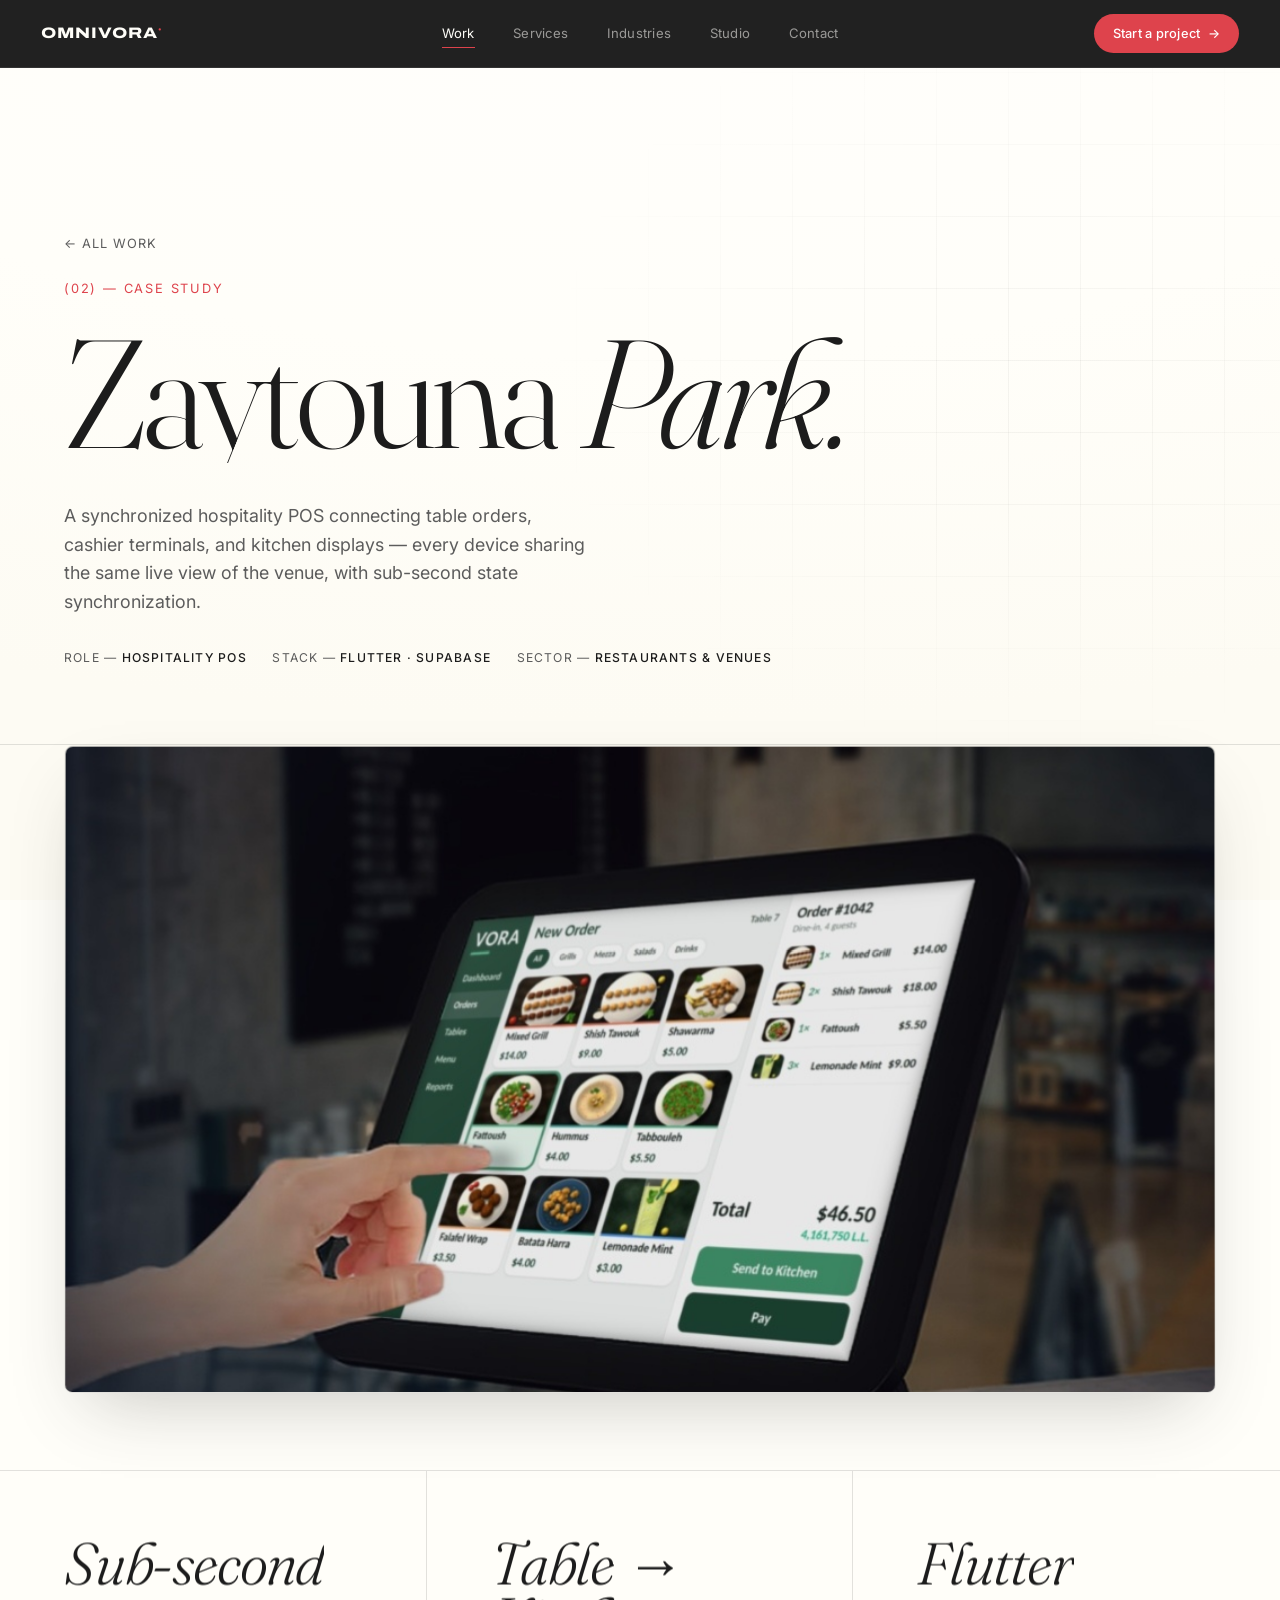
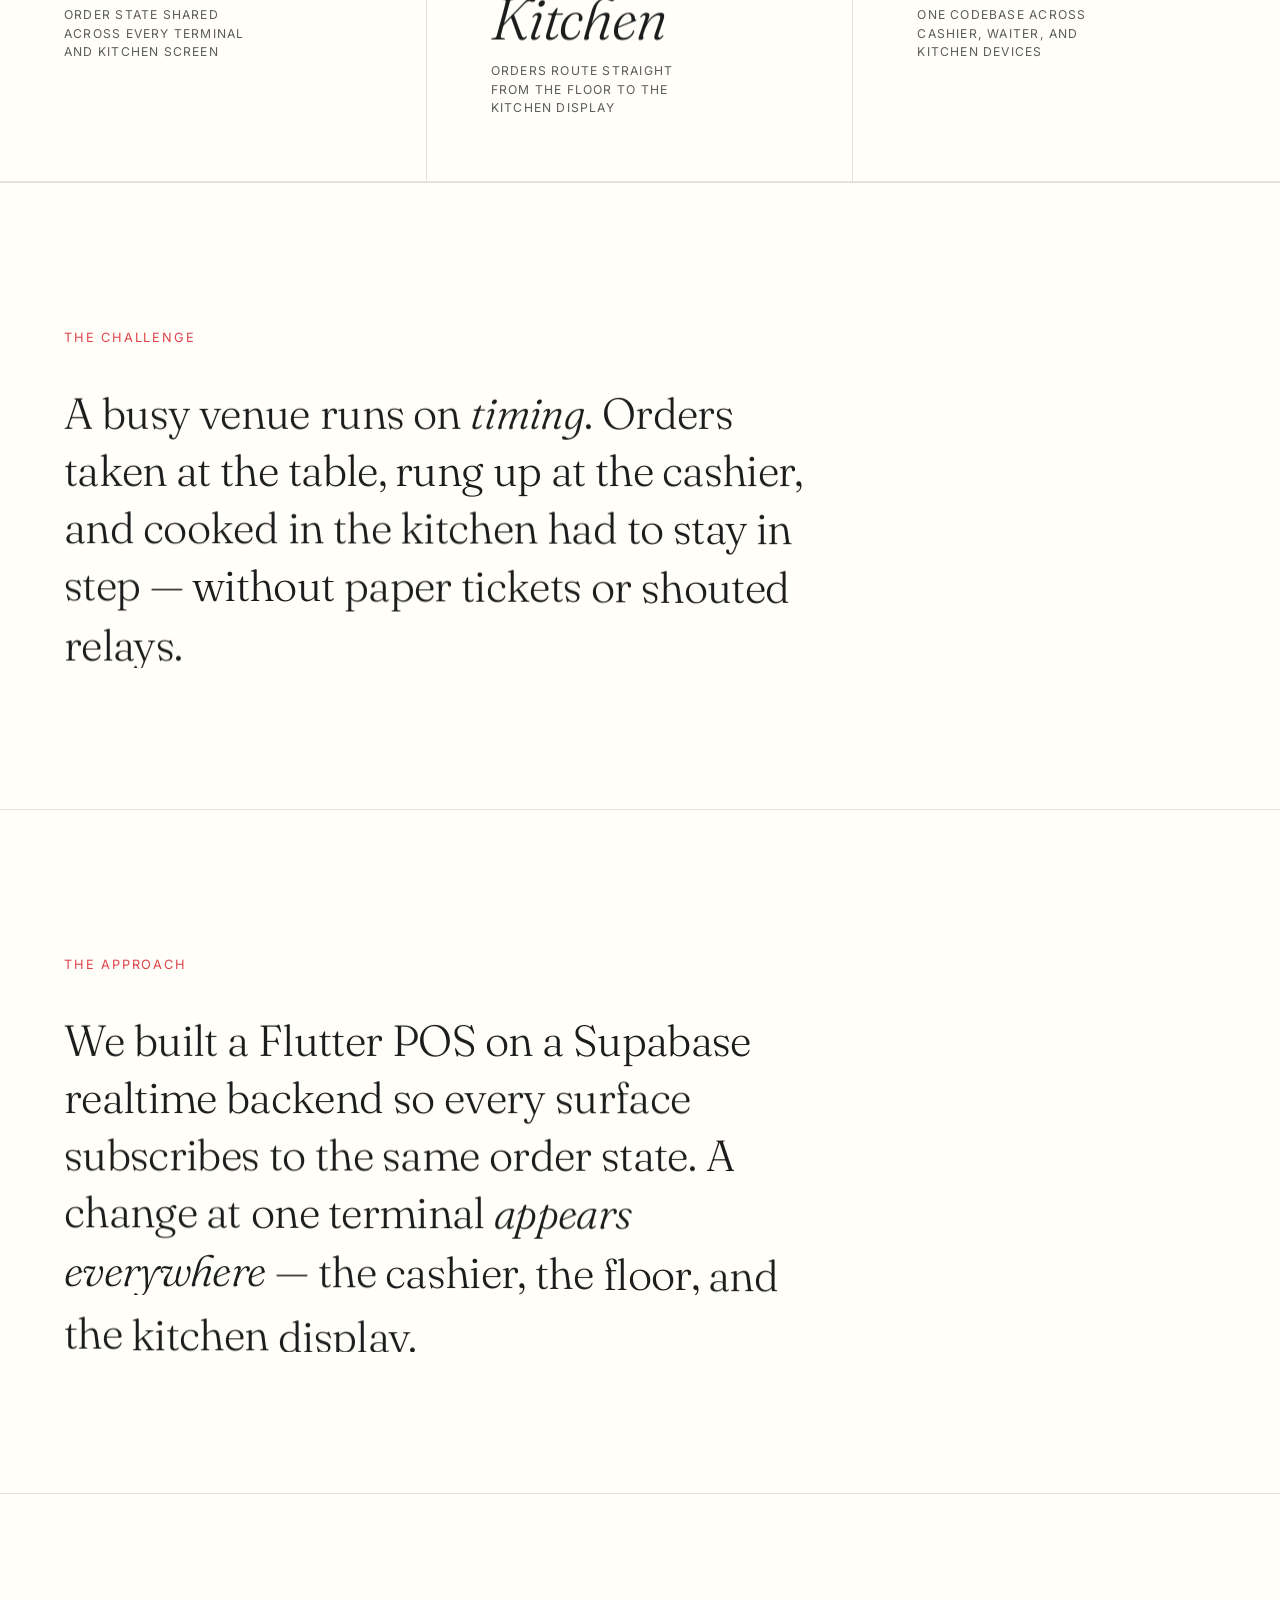
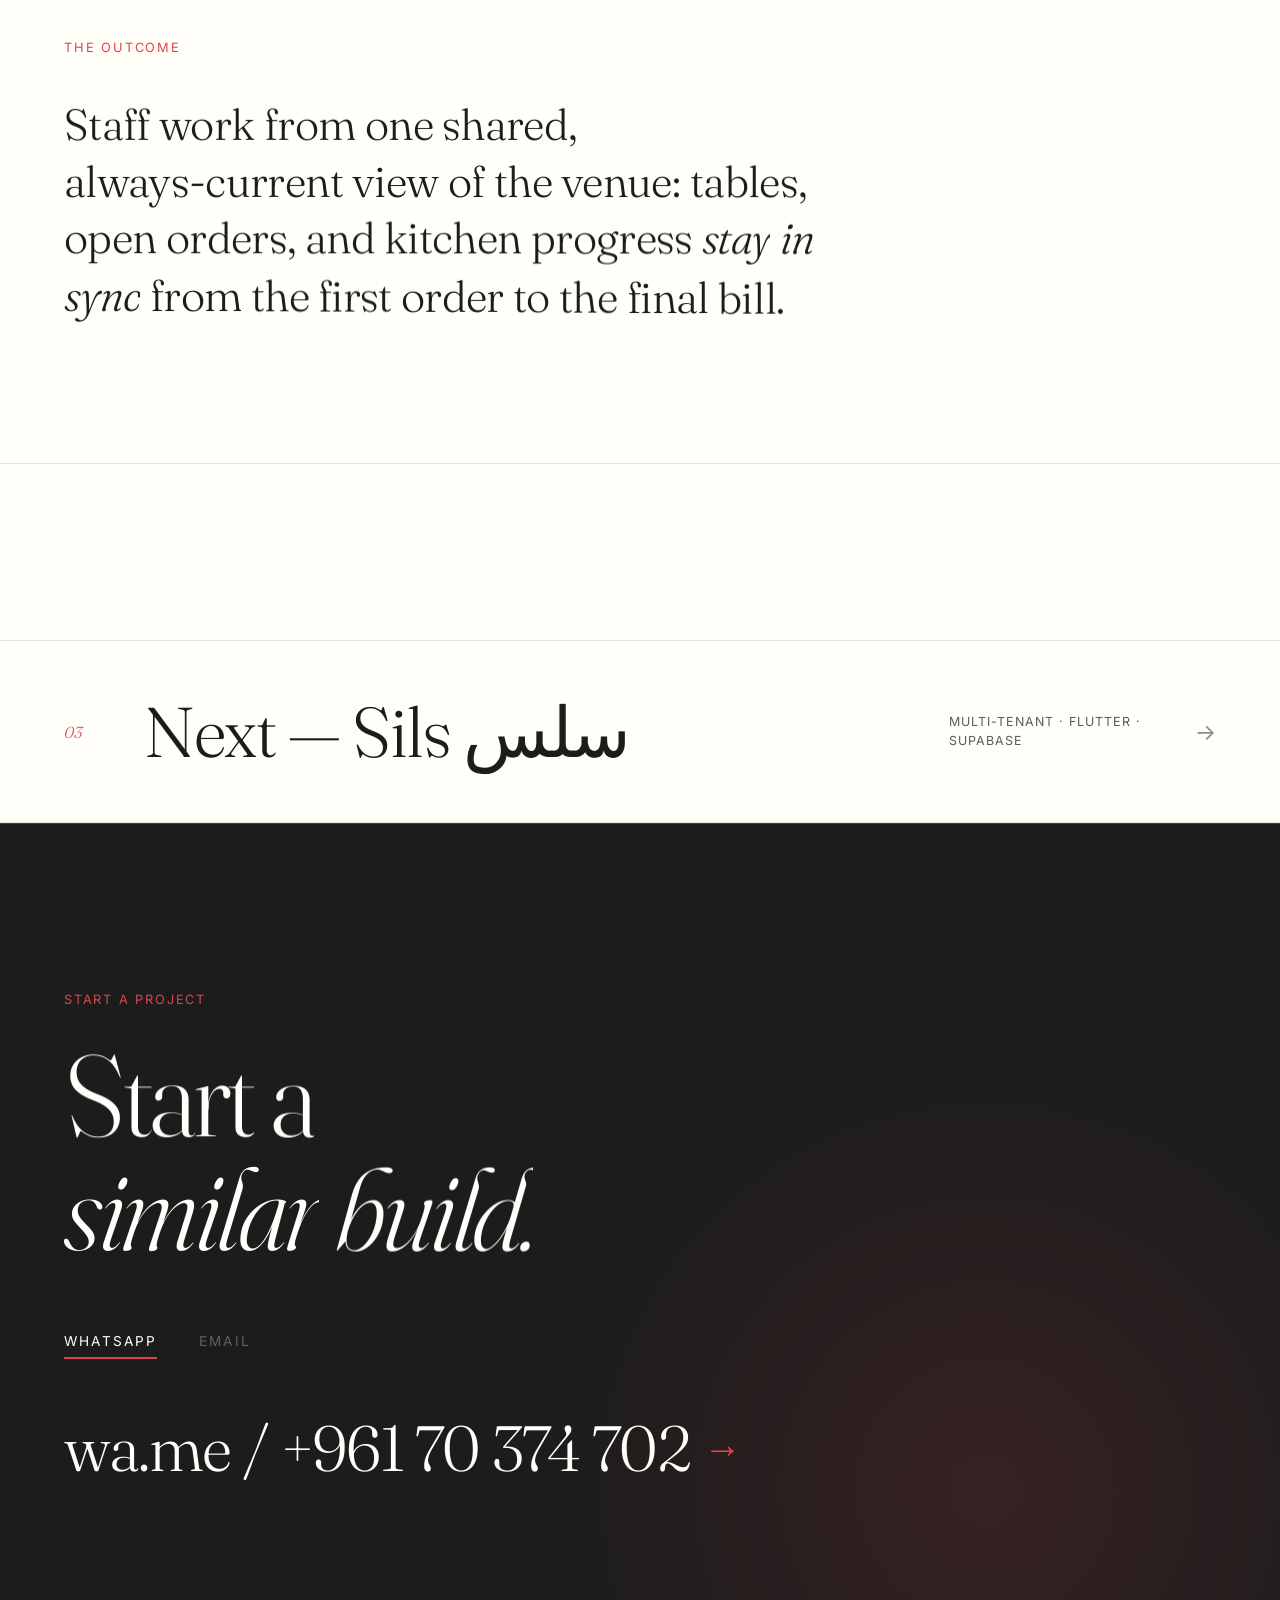
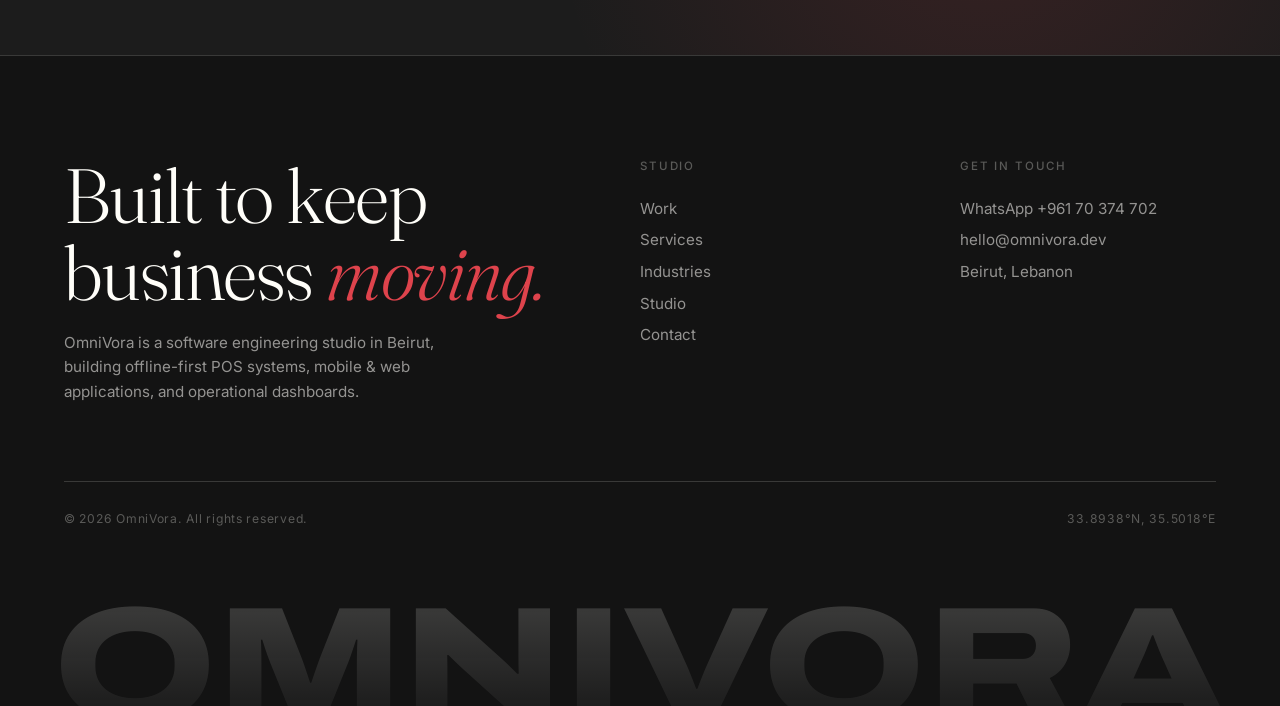
<file: site/case-zaytouna.html>
<!DOCTYPE html>
<html lang="en" dir="ltr">
<head>
  <meta charset="UTF-8" />
  <meta name="viewport" content="width=device-width, initial-scale=1.0" />
  <title>Zaytouna Park — Case Study — OmniVora</title>
  <meta name="description" content="Zaytouna Park: a synchronized hospitality POS connecting table orders, cashier terminals and kitchen displays in real time. Built with Flutter and Supabase." />
  <link rel="icon" type="image/svg+xml" href="assets/favicon.svg" />
  <link rel="canonical" href="https://omnivora.dev/case-zaytouna.html" />
  <meta name="theme-color" content="#1c1c1c" />

  <meta property="og:type" content="website" />
  <meta property="og:url" content="https://omnivora.dev/case-zaytouna.html" />
  <meta property="og:site_name" content="OmniVora" />
  <meta property="og:title" content="Zaytouna Park — Case Study — OmniVora" />
  <meta property="og:description" content="Zaytouna Park: a synchronized hospitality POS connecting table orders, cashier terminals and kitchen displays in real time. Built with Flutter and Supabase." />
  <meta property="og:image" content="https://omnivora.dev/assets/og-preview.jpg" />
  <meta property="og:image:width" content="1200" />
  <meta property="og:image:height" content="630" />
  <meta name="twitter:card" content="summary_large_image" />
  <meta name="twitter:title" content="Zaytouna Park — Case Study — OmniVora" />
  <meta name="twitter:description" content="Zaytouna Park: a synchronized hospitality POS connecting table orders, cashier terminals and kitchen displays in real time. Built with Flutter and Supabase." />
  <meta name="twitter:image" content="https://omnivora.dev/assets/og-preview.jpg" />

  <!-- Fonts: Fraunces (display) + Inter (UI/body) + IBM Plex Sans Arabic (Arabic names)
       + Archivo Expanded ExtraBold, subset to the logotype letters (OMNIVORA / OMVI) -->
  <link rel="preconnect" href="https://fonts.googleapis.com" />
  <link rel="preconnect" href="https://fonts.gstatic.com" crossorigin />
  <link href="https://fonts.googleapis.com/css2?family=Fraunces:ital,opsz,wght@0,9..144,300..600;1,9..144,300..600&family=Inter:wght@300;400;500;600&family=IBM+Plex+Sans+Arabic:wght@400;500&display=swap" rel="stylesheet" />
  <link href="https://fonts.googleapis.com/css2?family=Archivo:wdth,wght@125,800&text=OMNIVRA&display=swap" rel="stylesheet" />
  <link rel="stylesheet" href="css/home.css?v=688a9b35" />
</head>
<body data-page="work">
  <a class="skip-link" href="#top">Skip to content</a>

  <header class="nav" id="nav">
    <a href="index.html" class="nav__brand" aria-label="OmniVora home">OMNIVORA<sup>•</sup></a>
    <nav class="nav__links" aria-label="Primary">
      <a href="work.html" class="nav__link">Work</a>
      <a href="services.html" class="nav__link">Services</a>
      <a href="industries.html" class="nav__link">Industries</a>
      <a href="studio.html" class="nav__link">Studio</a>
      <a href="contact.html" class="nav__link">Contact</a>
    </nav>
    <div class="nav__end">
      <a href="contact.html" class="nav__cta">Start a project <i>→</i></a>
      <button class="nav__menu" id="menuBtn" aria-label="Menu" aria-expanded="false" aria-controls="overlay">Menu</button>
    </div>
  </header>

  <nav class="overlay" id="overlay" aria-label="Menu">
    <a href="index.html">Home</a>
    <a href="work.html">Work</a>
    <a href="services.html">Services</a>
    <a href="industries.html">Industries</a>
    <a href="studio.html">Studio</a>
    <a href="contact.html">Contact</a>
    <div class="overlay__meta">Beirut, Lebanon — +961 70 374 702</div>
  </nav>

  <main id="top">
    <header class="phd">
      <canvas class="phd__3d" data-3d="knot" data-color="#262626" aria-hidden="true"></canvas>
      <a class="csh__back" href="work.html">← All work</a>
      <p class="phd__index" data-anim="rise">(02) — Case Study</p>
      <h1 class="phd__title" data-anim="rise">Zaytouna <em>Park.</em></h1>
      <p class="phd__lede" data-anim="rise">A synchronized hospitality POS connecting table orders, cashier terminals, and kitchen displays — every device sharing the same live view of the venue, with sub-second state synchronization.</p>
      <div class="csh__meta">
        <span>Role — <b>Hospitality POS</b></span>
        <span>Stack — <b>Flutter · Supabase</b></span>
        <span>Sector — <b>Restaurants &amp; venues</b></span>
      </div>
    </header>

    <section class="cs-hero">
      <div class="cs-hero__frame">
        <img src="assets/work-zaytouna.jpg" alt="Zaytouna Park touch POS ordering terminal with Lebanese restaurant menu" />
      </div>
    </section>

    <section class="signal">
      <div class="sig__item">
        <div class="sig__num">Sub-second</div>
        <div class="sig__label">Order state shared across every terminal and kitchen screen</div>
      </div>
      <div class="sig__item">
        <div class="sig__num">Table → Kitchen</div>
        <div class="sig__label">Orders route straight from the floor to the kitchen display</div>
      </div>
      <div class="sig__item">
        <div class="sig__num">Flutter</div>
        <div class="sig__label">One codebase across cashier, waiter, and kitchen devices</div>
      </div>
    </section>

    <section class="approach">
      <span class="approach__kicker" data-anim="rise">The Challenge</span>
      <p class="approach__copy">A busy venue runs on <em>timing</em>. Orders taken at the table, rung up at the cashier, and cooked in the kitchen had to stay in step — without paper tickets or shouted relays.</p>
    </section>

    <section class="approach">
      <span class="approach__kicker" data-anim="rise">The Approach</span>
      <p class="approach__copy">We built a Flutter POS on a Supabase realtime backend so every surface subscribes to the same order state. A change at one terminal <em>appears everywhere</em> — the cashier, the floor, and the kitchen display.</p>
    </section>

    <section class="approach">
      <span class="approach__kicker" data-anim="rise">The Outcome</span>
      <p class="approach__copy">Staff work from one shared, always-current view of the venue: tables, open orders, and kitchen progress <em>stay in sync</em> from the first order to the final bill.</p>
    </section>

    <section class="tech tech--case"><p class="tech__line" data-anim="rise">FLUTTER · SUPABASE · REALTIME SYNC · KITCHEN DISPLAY</p></section>

    <section class="wlist" aria-label="Next case study">
      <a class="witem" href="case-sils.html" data-img="assets/work-sils.jpg">
        <span class="witem__idx">03</span>
        <span class="witem__title">Next — Sils <span class="ar" dir="rtl">سلس</span></span>
        <span class="witem__meta">Multi-tenant · Flutter · Supabase</span>
        <span class="witem__arrow">→</span>
      </a>
    </section>
    <div class="wpreview" aria-hidden="true"><img alt="" /></div>

    <section class="contact" id="contact">
      <p class="contact__kicker" data-anim="rise">Start a project</p>
      <h2 class="contact__title" data-anim="rise">Start a<br /><em>similar build.</em></h2>
      <div class="switch" role="tablist" aria-label="Contact method">
        <button data-tab="whatsapp" class="is-active" role="tab">WhatsApp</button>
        <button data-tab="email" role="tab">Email</button>
      </div>
      <div class="contact__reveal">
        <a class="contact__line is-shown" id="waLine" href="https://wa.me/96170374702?text=Hello%20OmniVora,%20I'd%20like%20to%20discuss%20a%20project." target="_blank" rel="noopener">wa.me / +961 70 374 702 <i>→</i></a>
        <a class="contact__line" id="emLine" href="mailto:hello@omnivora.dev">hello@omnivora.dev <i>→</i></a>
      </div>
    </section>
  </main>

  <footer class="footer">
    <div class="footer__top">
      <div class="footer__brand">
        <p class="footer__word">Built to keep business <em>moving.</em></p>
        <p class="footer__blurb">OmniVora is a software engineering studio in Beirut, building offline-first POS systems, mobile &amp; web applications, and operational dashboards.</p>
      </div>
      <nav class="footer__col" aria-label="Footer">
        <h4>Studio</h4>
        <a href="work.html">Work</a><a href="services.html">Services</a><a href="industries.html">Industries</a><a href="studio.html">Studio</a><a href="contact.html">Contact</a>
      </nav>
      <div class="footer__col">
        <h4>Get in touch</h4>
        <a href="https://wa.me/96170374702" target="_blank" rel="noopener">WhatsApp +961 70 374 702</a>
        <a href="mailto:hello@omnivora.dev">hello@omnivora.dev</a>
        <span>Beirut, Lebanon</span>
      </div>
    </div>
    <div class="footer__bottom">
      <span>© 2026 OmniVora. All rights reserved.</span>
      <span>33.8938°N, 35.5018°E</span>
    </div>
    <div class="footer__mark" aria-hidden="true"><span>OMNIVORA</span></div>
  </footer>

  <script src="vendor/gsap.min.js"></script>
  <script src="vendor/ScrollTrigger.min.js"></script>
  <script src="js/home.js?v=4f1db732"></script>
  <script src="js/scene3d.js?v=e02288bc"></script>
</body>
</html>
</file>
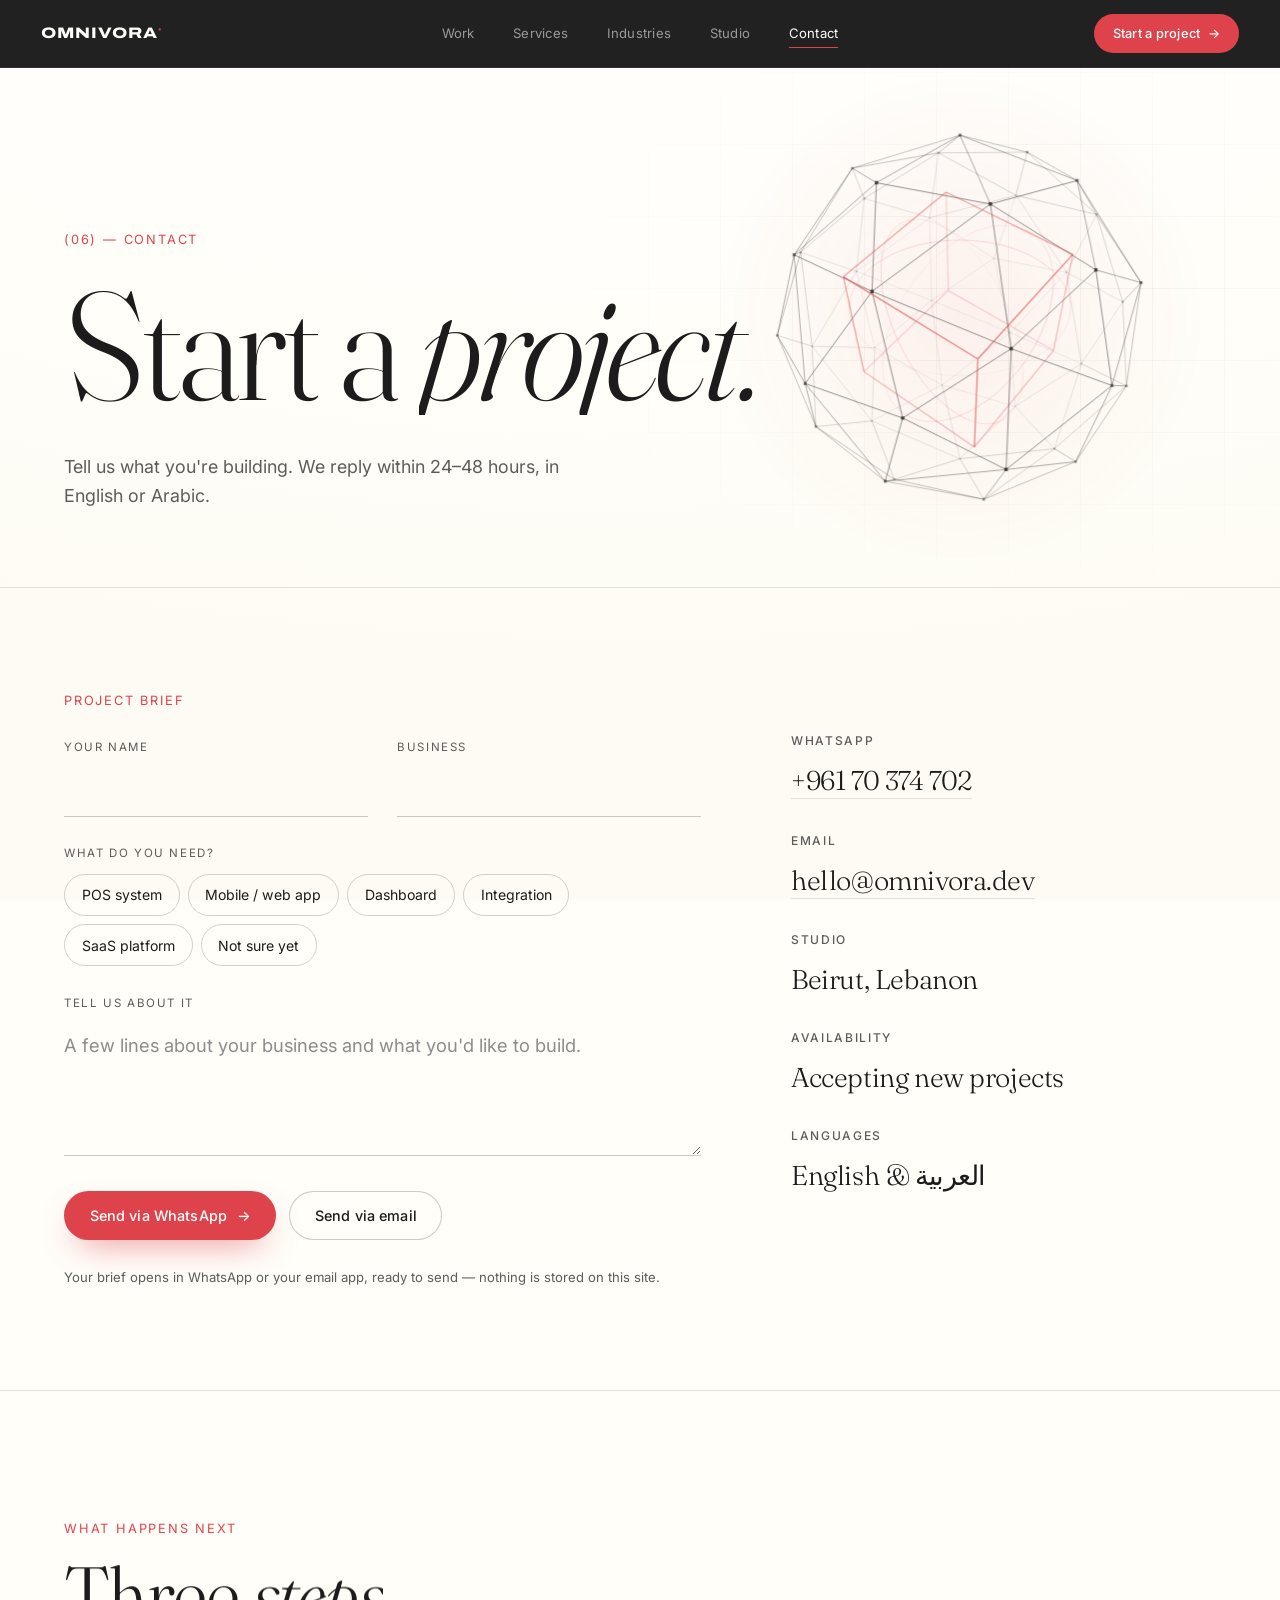
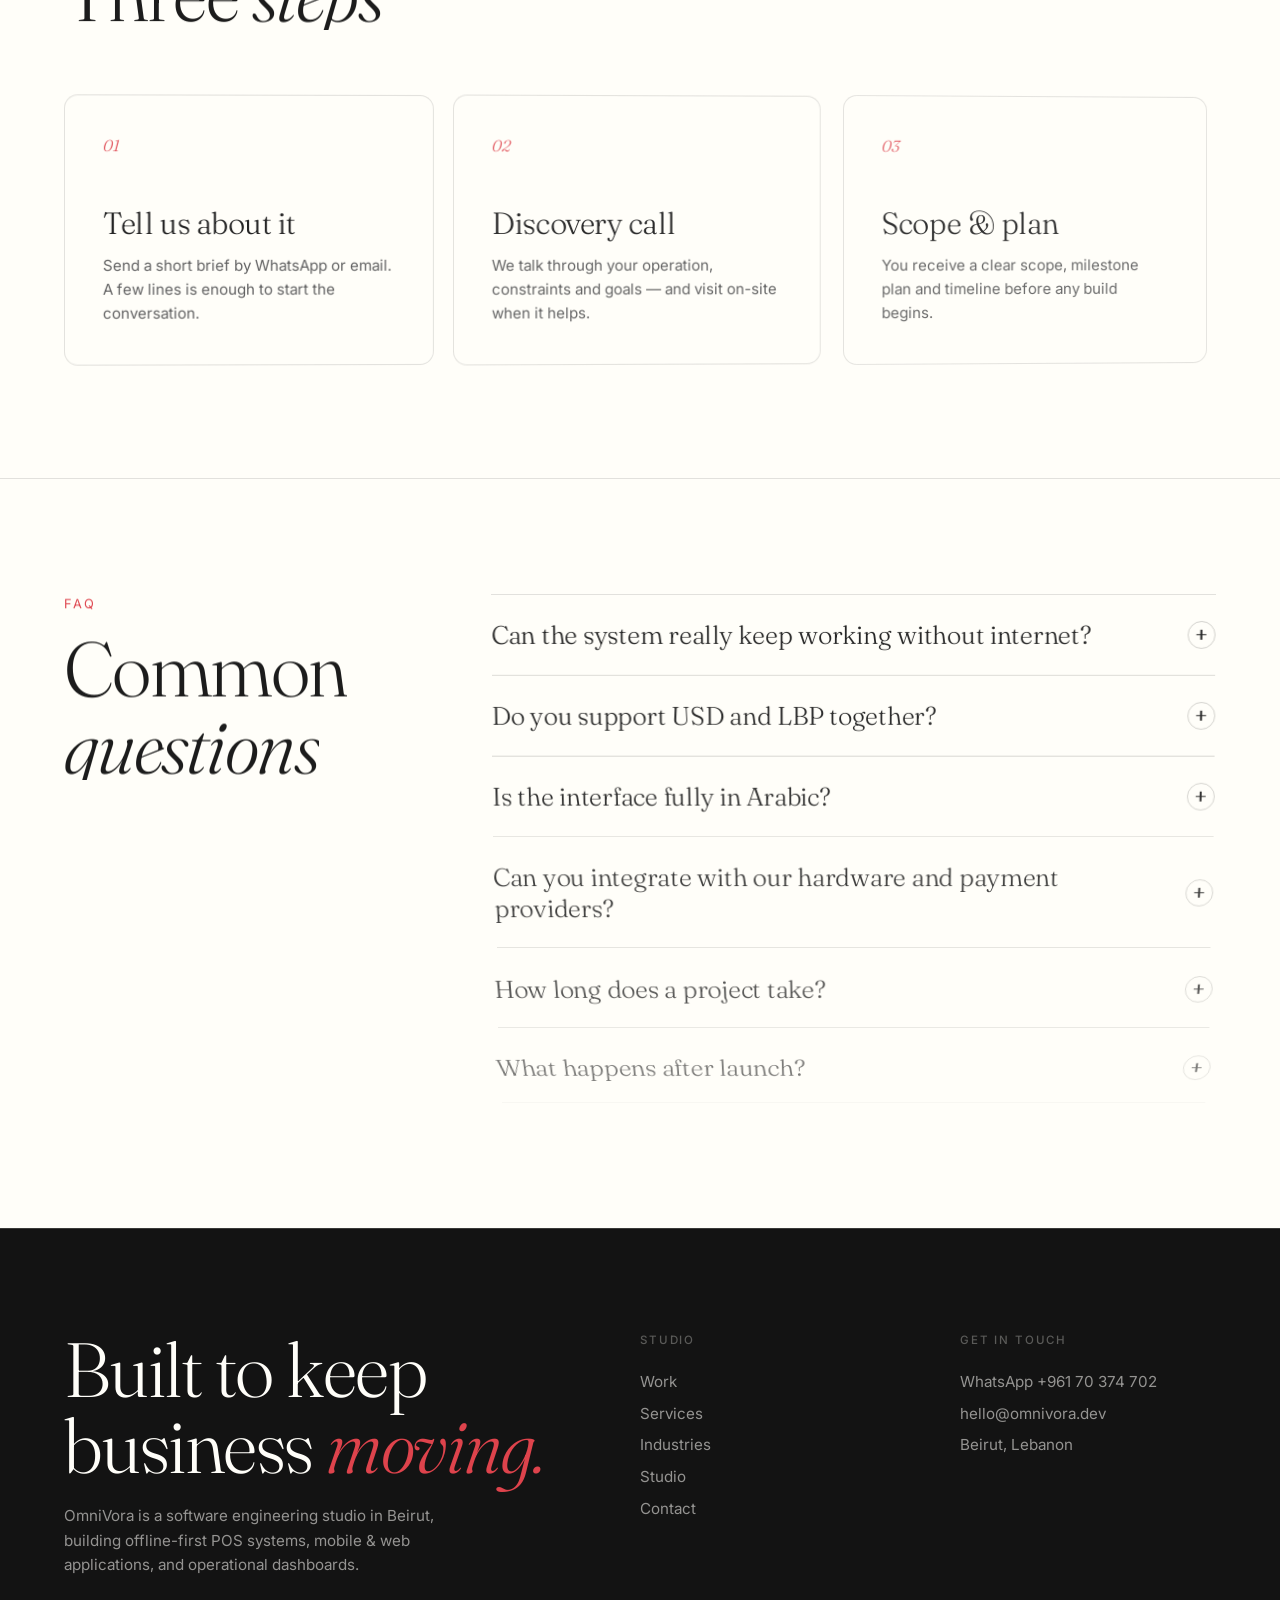
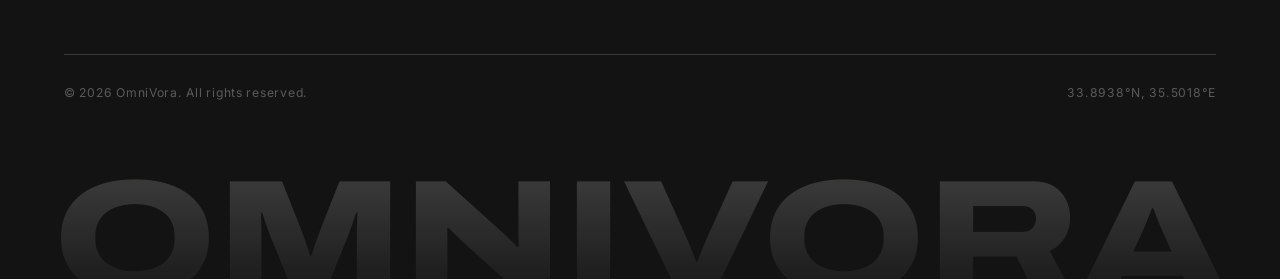
<file: site/contact.html>
<!DOCTYPE html>
<html lang="en" dir="ltr">
<head>
  <meta charset="UTF-8" />
  <meta name="viewport" content="width=device-width, initial-scale=1.0" />
  <title>Contact — Start a Project — OmniVora</title>
  <meta name="description" content="Start a project with OmniVora, a software engineering studio in Beirut. WhatsApp +961 70 374 702 or email hello@omnivora.dev — replies within 24–48 hours." />
  <link rel="icon" type="image/svg+xml" href="assets/favicon.svg" />
  <link rel="canonical" href="https://omnivora.dev/contact.html" />
  <meta name="theme-color" content="#1c1c1c" />

  <meta property="og:type" content="website" />
  <meta property="og:url" content="https://omnivora.dev/contact.html" />
  <meta property="og:site_name" content="OmniVora" />
  <meta property="og:title" content="Contact — Start a Project — OmniVora" />
  <meta property="og:description" content="Start a project with OmniVora, a software engineering studio in Beirut. WhatsApp +961 70 374 702 or email hello@omnivora.dev — replies within 24–48 hours." />
  <meta property="og:image" content="https://omnivora.dev/assets/og-preview.jpg" />
  <meta property="og:image:width" content="1200" />
  <meta property="og:image:height" content="630" />
  <meta name="twitter:card" content="summary_large_image" />
  <meta name="twitter:title" content="Contact — Start a Project — OmniVora" />
  <meta name="twitter:description" content="Start a project with OmniVora, a software engineering studio in Beirut. WhatsApp +961 70 374 702 or email hello@omnivora.dev — replies within 24–48 hours." />
  <meta name="twitter:image" content="https://omnivora.dev/assets/og-preview.jpg" />

  <!-- Fonts: Fraunces (display) + Inter (UI/body) + IBM Plex Sans Arabic (Arabic names)
       + Archivo Expanded ExtraBold, subset to the logotype letters (OMNIVORA / OMVI) -->
  <link rel="preconnect" href="https://fonts.googleapis.com" />
  <link rel="preconnect" href="https://fonts.gstatic.com" crossorigin />
  <link href="https://fonts.googleapis.com/css2?family=Fraunces:ital,opsz,wght@0,9..144,300..600;1,9..144,300..600&family=Inter:wght@300;400;500;600&family=IBM+Plex+Sans+Arabic:wght@400;500&display=swap" rel="stylesheet" />
  <link href="https://fonts.googleapis.com/css2?family=Archivo:wdth,wght@125,800&text=OMNIVRA&display=swap" rel="stylesheet" />
  <link rel="stylesheet" href="css/home.css?v=688a9b35" />
</head>
<body data-page="contact">
  <a class="skip-link" href="#top">Skip to content</a>

  <header class="nav" id="nav">
    <a href="index.html" class="nav__brand" aria-label="OmniVora home">OMNIVORA<sup>•</sup></a>
    <nav class="nav__links" aria-label="Primary">
      <a href="work.html" class="nav__link">Work</a>
      <a href="services.html" class="nav__link">Services</a>
      <a href="industries.html" class="nav__link">Industries</a>
      <a href="studio.html" class="nav__link">Studio</a>
      <a href="contact.html" class="nav__link">Contact</a>
    </nav>
    <div class="nav__end">
      <a href="contact.html" class="nav__cta">Start a project <i>→</i></a>
      <button class="nav__menu" id="menuBtn" aria-label="Menu" aria-expanded="false" aria-controls="overlay">Menu</button>
    </div>
  </header>

  <nav class="overlay" id="overlay" aria-label="Menu">
    <a href="index.html">Home</a>
    <a href="work.html">Work</a>
    <a href="services.html">Services</a>
    <a href="industries.html">Industries</a>
    <a href="studio.html">Studio</a>
    <a href="contact.html">Contact</a>
    <div class="overlay__meta">Beirut, Lebanon — +961 70 374 702</div>
  </nav>

  <main id="top">
    <header class="phd">
      <canvas class="phd__3d" data-3d="geo" data-color="#262626" aria-hidden="true"></canvas>
      <p class="phd__index" data-anim="rise">(06) — Contact</p>
      <h1 class="phd__title" data-anim="rise">Start a <em>project.</em></h1>
      <p class="phd__lede" data-anim="rise">Tell us what you're building. We reply within 24–48 hours, in English or Arabic.</p>
    </header>

    <section class="brief" id="brief-section">
      <form class="brief__form" id="brief" novalidate>
        <p class="sec-head__kicker">Project brief</p>
        <div class="field--row">
          <div class="field"><label for="b-name">Your name</label><input id="b-name" name="name" type="text" autocomplete="name" required /></div>
          <div class="field"><label for="b-biz">Business</label><input id="b-biz" name="business" type="text" autocomplete="organization" /></div>
        </div>
        <fieldset class="field">
          <legend>What do you need?</legend>
          <div class="chips">
              <label class="chip"><input type="checkbox" name="need" value="POS system" /><span>POS system</span></label>
              <label class="chip"><input type="checkbox" name="need" value="Mobile / web app" /><span>Mobile / web app</span></label>
              <label class="chip"><input type="checkbox" name="need" value="Dashboard" /><span>Dashboard</span></label>
              <label class="chip"><input type="checkbox" name="need" value="Integration" /><span>Integration</span></label>
              <label class="chip"><input type="checkbox" name="need" value="SaaS platform" /><span>SaaS platform</span></label>
              <label class="chip"><input type="checkbox" name="need" value="Not sure yet" /><span>Not sure yet</span></label>
          </div>
        </fieldset>
        <div class="field"><label for="b-msg">Tell us about it</label><textarea id="b-msg" name="message" rows="4" placeholder="A few lines about your business and what you'd like to build."></textarea></div>
        <p class="brief__error" role="alert" hidden>Please add your name so we know who to reply to.</p>
        <div class="brief__actions">
          <button class="btn btn--primary" type="submit" value="whatsapp">Send via WhatsApp <i>→</i></button>
          <button class="btn btn--line" type="submit" value="email">Send via email</button>
        </div>
        <p class="brief__note">Your brief opens in WhatsApp or your email app, ready to send — nothing is stored on this site.</p>
      </form>

      <aside class="brief__aside">
        <div class="cblock"><h4>WhatsApp</h4><a href="https://wa.me/96170374702?text=Hello%20OmniVora,%20I'd%20like%20to%20discuss%20a%20project." target="_blank" rel="noopener">+961 70 374 702</a></div>
        <div class="cblock"><h4>Email</h4><a href="mailto:hello@omnivora.dev">hello@omnivora.dev</a></div>
        <div class="cblock"><h4>Studio</h4><p>Beirut, Lebanon</p></div>
        <div class="cblock"><h4>Availability</h4><p>Accepting new projects</p></div>
        <div class="cblock"><h4>Languages</h4><p>English &amp; <span lang="ar">العربية</span></p></div>
      </aside>
    </section>

    <section class="block">
      <div class="sec-head">
        <div>
          <p class="sec-head__kicker" data-anim="rise">What happens next</p>
          <h2 class="sec-head__title">Three <em>steps</em></h2>
        </div>
      </div>
      <div class="cards3">
        <article class="card"><span class="card__n">01</span><h3 class="card__t">Tell us about it</h3><p class="card__d">Send a short brief by WhatsApp or email. A few lines is enough to start the conversation.</p></article>
        <article class="card"><span class="card__n">02</span><h3 class="card__t">Discovery call</h3><p class="card__d">We talk through your operation, constraints and goals — and visit on-site when it helps.</p></article>
        <article class="card"><span class="card__n">03</span><h3 class="card__t">Scope &amp; plan</h3><p class="card__d">You receive a clear scope, milestone plan and timeline before any build begins.</p></article>
      </div>
    </section>

    <section class="faq">
      <div>
        <p class="sec-head__kicker" data-anim="rise">FAQ</p>
        <h2 class="sec-head__title">Common <em>questions</em></h2>
      </div>
      <div class="faq__list">
        <div class="faq__item">
          <h3><button class="faq__q" id="faq-q0" aria-controls="faq-a0" aria-expanded="false">Can the system really keep working without internet?<i aria-hidden="true"></i></button></h3>
          <div class="faq__a" id="faq-a0" role="region" aria-labelledby="faq-q0"><p>Yes. Our POS and apps are offline-first: every sale, return and stock movement is saved on the device first and synced when the connection returns. Staff keep working through power cuts and network drops, and nothing is lost or double-counted.</p></div>
        </div>
        <div class="faq__item">
          <h3><button class="faq__q" id="faq-q1" aria-controls="faq-a1" aria-expanded="false">Do you support USD and LBP together?<i aria-hidden="true"></i></button></h3>
          <div class="faq__a" id="faq-a1" role="region" aria-labelledby="faq-q1"><p>Yes. Dual-currency pricing, change calculation, exchange-rate updates and end-of-day reconciliation are built into the data model from the start.</p></div>
        </div>
        <div class="faq__item">
          <h3><button class="faq__q" id="faq-q2" aria-controls="faq-a2" aria-expanded="false">Is the interface fully in Arabic?<i aria-hidden="true"></i></button></h3>
          <div class="faq__a" id="faq-a2" role="region" aria-labelledby="faq-q2"><p>Our interfaces are designed right-to-left from the first wireframe, not translated afterwards. Staff can work in Arabic or English, and receipts can be bilingual.</p></div>
        </div>
        <div class="faq__item">
          <h3><button class="faq__q" id="faq-q3" aria-controls="faq-a3" aria-expanded="false">Can you integrate with our hardware and payment providers?<i aria-hidden="true"></i></button></h3>
          <div class="faq__a" id="faq-a3" role="region" aria-labelledby="faq-q3"><p>We integrate with Whish Pay and regional payment gateways, receipt and fiscal printers, barcode scanners, cash drawers and third-party ERP or accounting systems.</p></div>
        </div>
        <div class="faq__item">
          <h3><button class="faq__q" id="faq-q4" aria-controls="faq-a4" aria-expanded="false">How long does a project take?<i aria-hidden="true"></i></button></h3>
          <div class="faq__a" id="faq-a4" role="region" aria-labelledby="faq-q4"><p>It depends on scope. After a short discovery phase you receive a clear scope and milestone plan, so you know what will be delivered and when before the build begins.</p></div>
        </div>
        <div class="faq__item">
          <h3><button class="faq__q" id="faq-q5" aria-controls="faq-a5" aria-expanded="false">What happens after launch?<i aria-hidden="true"></i></button></h3>
          <div class="faq__a" id="faq-a5" role="region" aria-labelledby="faq-q5"><p>We handle on-site setup and staff onboarding, then monitor and support the system in production. You deal with the same engineers who built it.</p></div>
        </div>
      </div>
    </section>
  </main>

  <footer class="footer">
    <div class="footer__top">
      <div class="footer__brand">
        <p class="footer__word">Built to keep business <em>moving.</em></p>
        <p class="footer__blurb">OmniVora is a software engineering studio in Beirut, building offline-first POS systems, mobile &amp; web applications, and operational dashboards.</p>
      </div>
      <nav class="footer__col" aria-label="Footer">
        <h4>Studio</h4>
        <a href="work.html">Work</a><a href="services.html">Services</a><a href="industries.html">Industries</a><a href="studio.html">Studio</a><a href="contact.html">Contact</a>
      </nav>
      <div class="footer__col">
        <h4>Get in touch</h4>
        <a href="https://wa.me/96170374702" target="_blank" rel="noopener">WhatsApp +961 70 374 702</a>
        <a href="mailto:hello@omnivora.dev">hello@omnivora.dev</a>
        <span>Beirut, Lebanon</span>
      </div>
    </div>
    <div class="footer__bottom">
      <span>© 2026 OmniVora. All rights reserved.</span>
      <span>33.8938°N, 35.5018°E</span>
    </div>
    <div class="footer__mark" aria-hidden="true"><span>OMNIVORA</span></div>
  </footer>

  <script src="vendor/gsap.min.js"></script>
  <script src="vendor/ScrollTrigger.min.js"></script>
  <script src="js/home.js?v=4f1db732"></script>
  <script src="js/scene3d.js?v=e02288bc"></script>
</body>
</html>
</file>
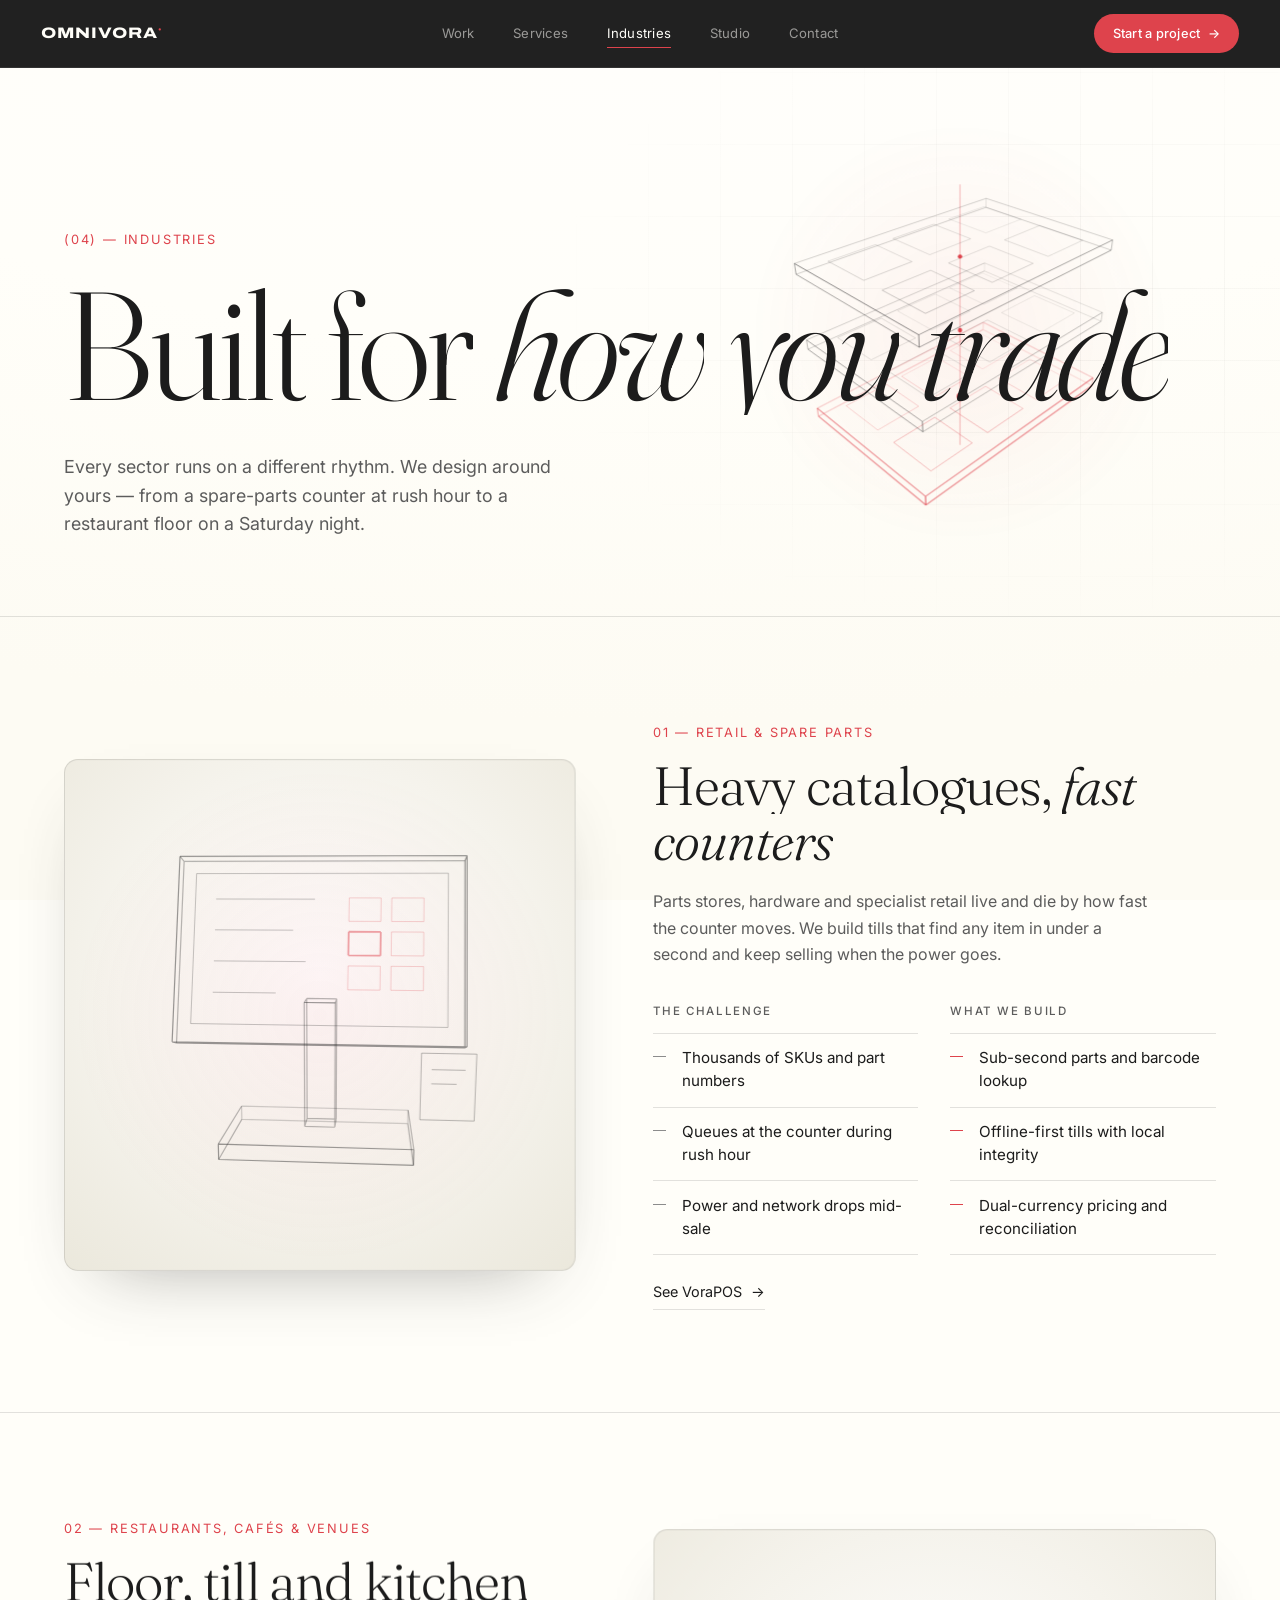
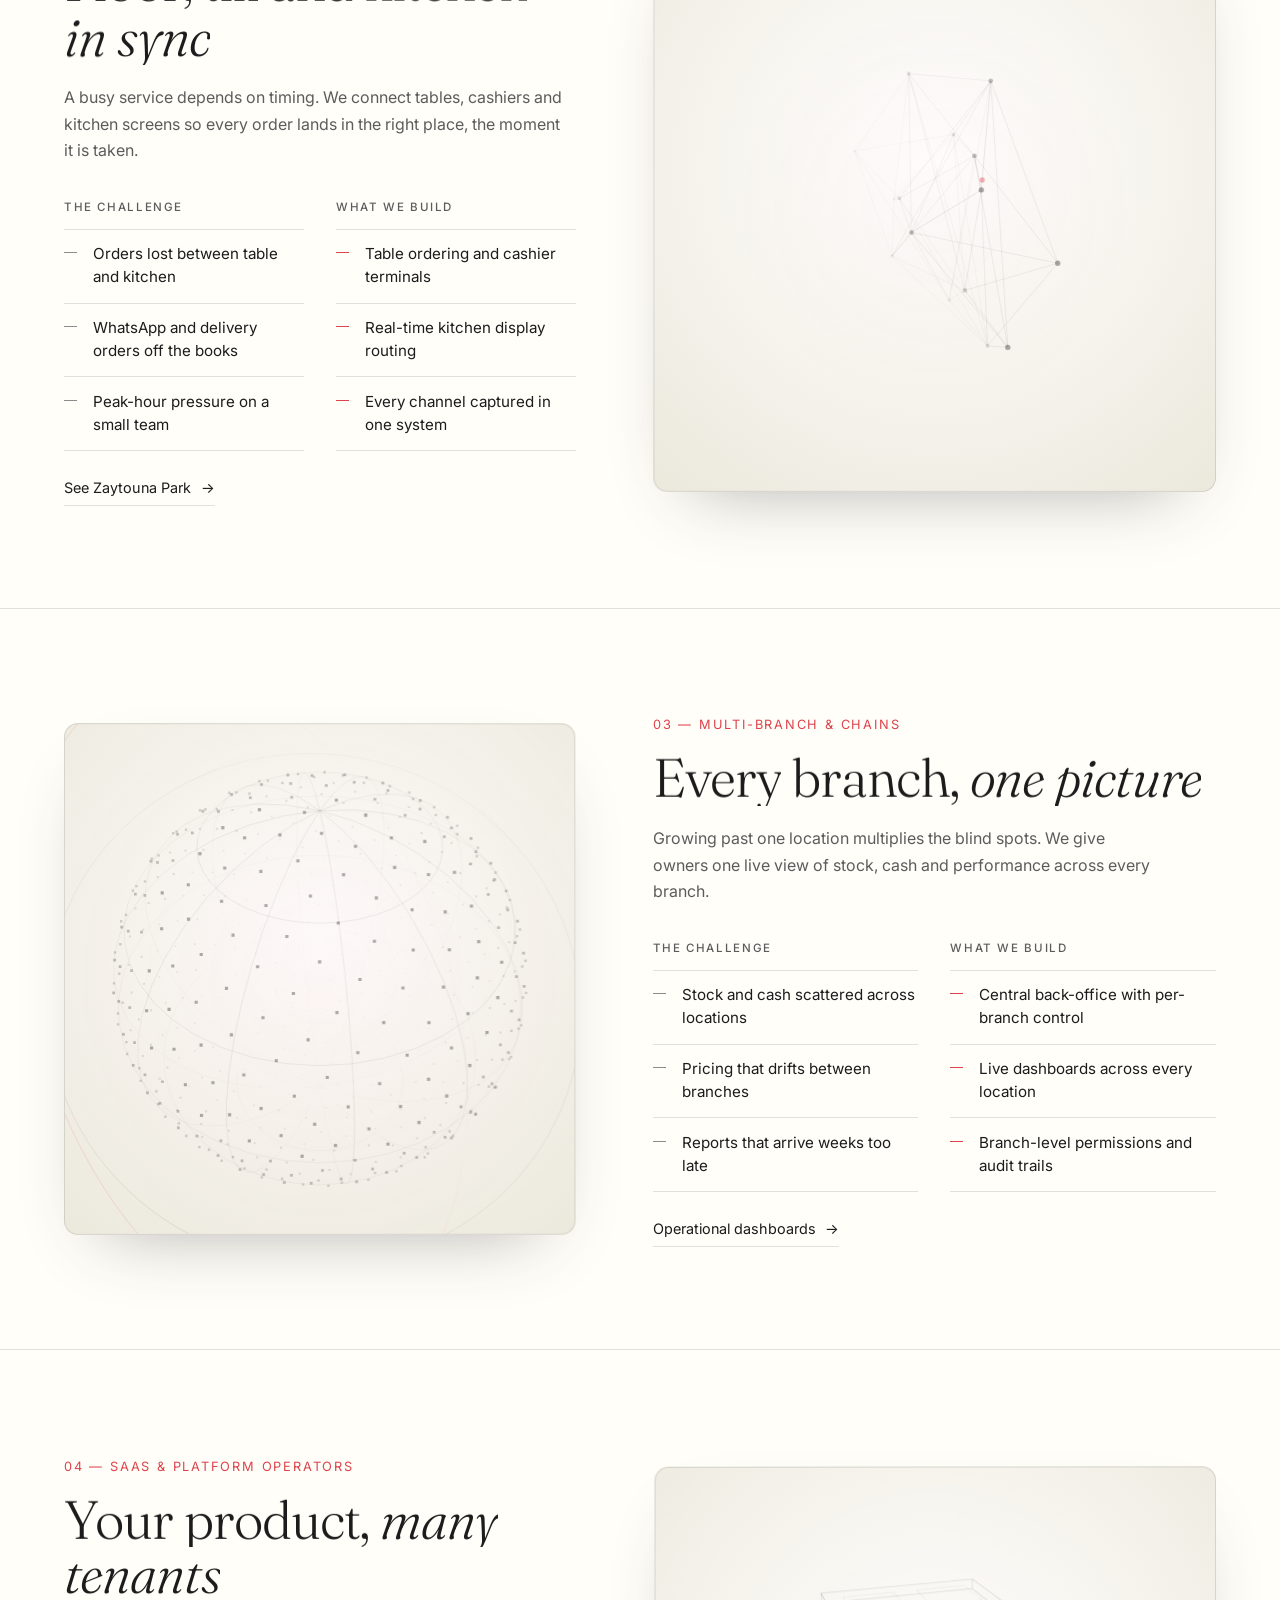
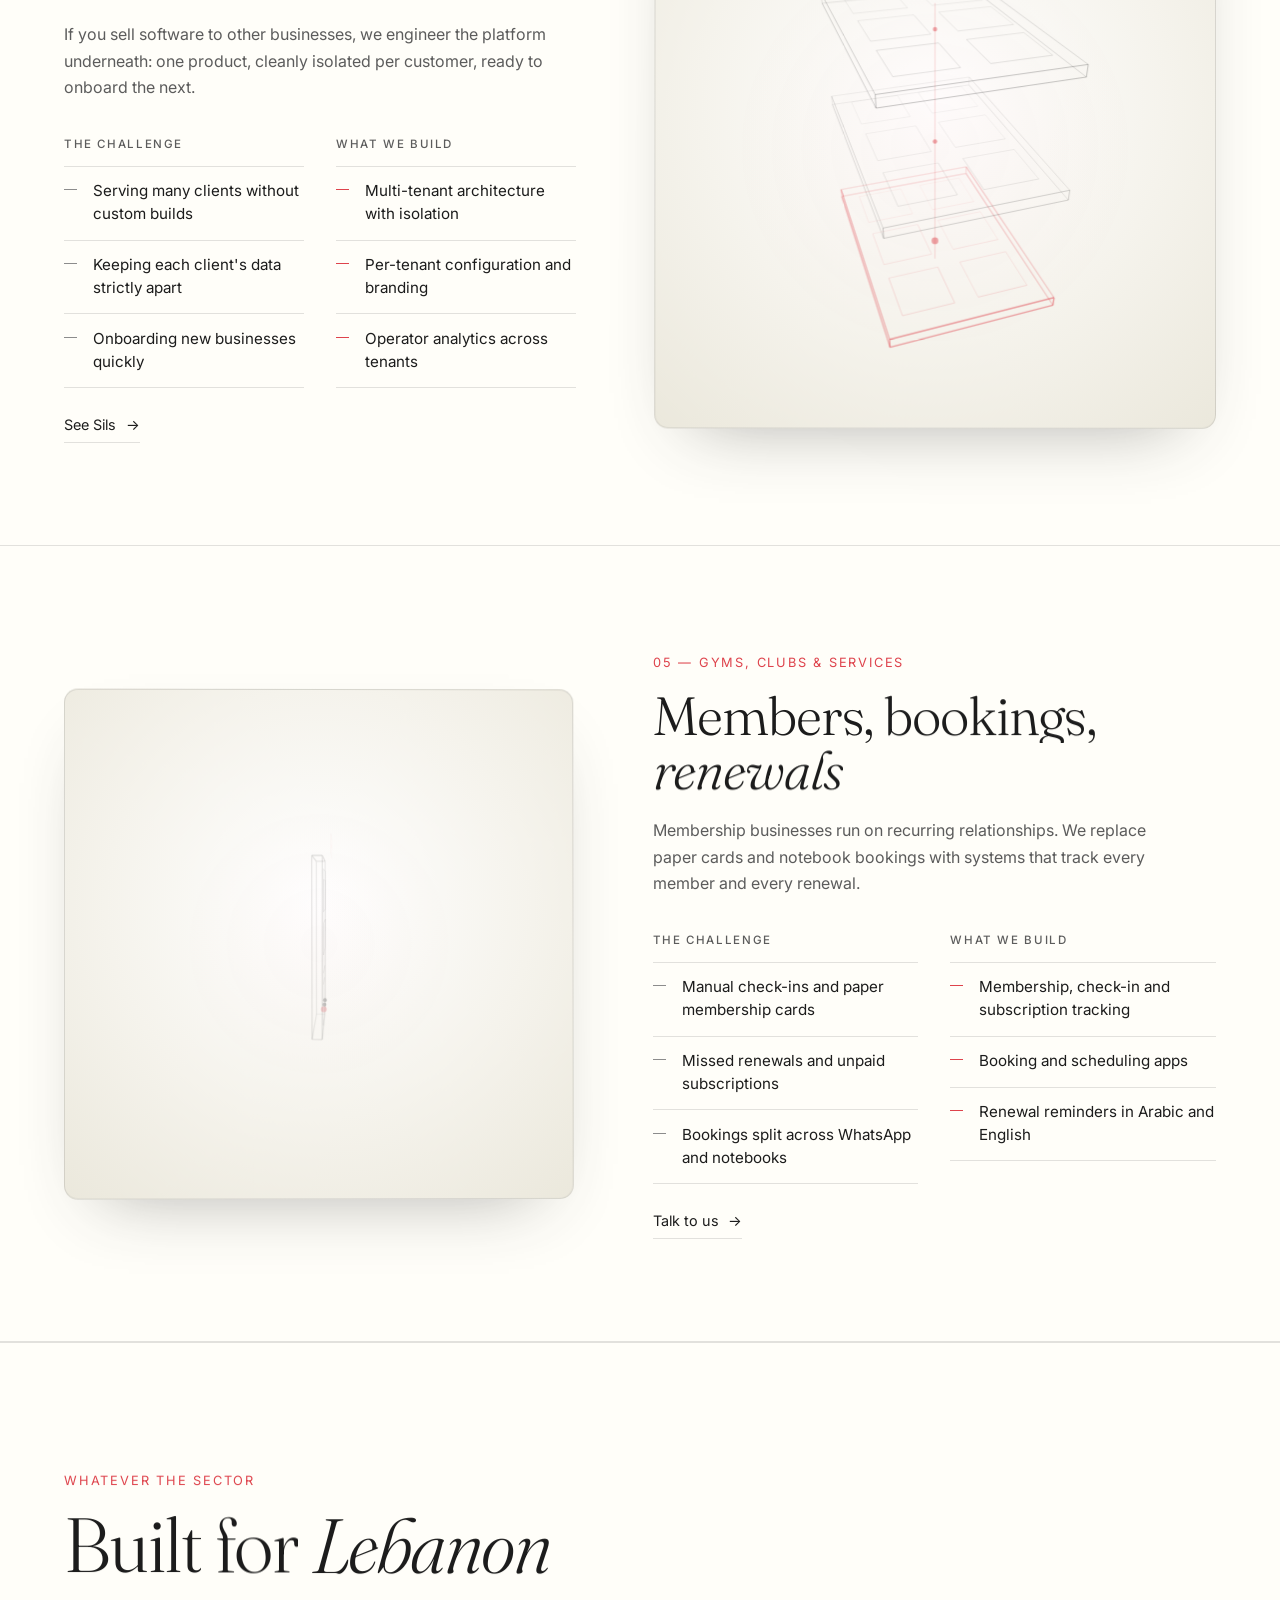
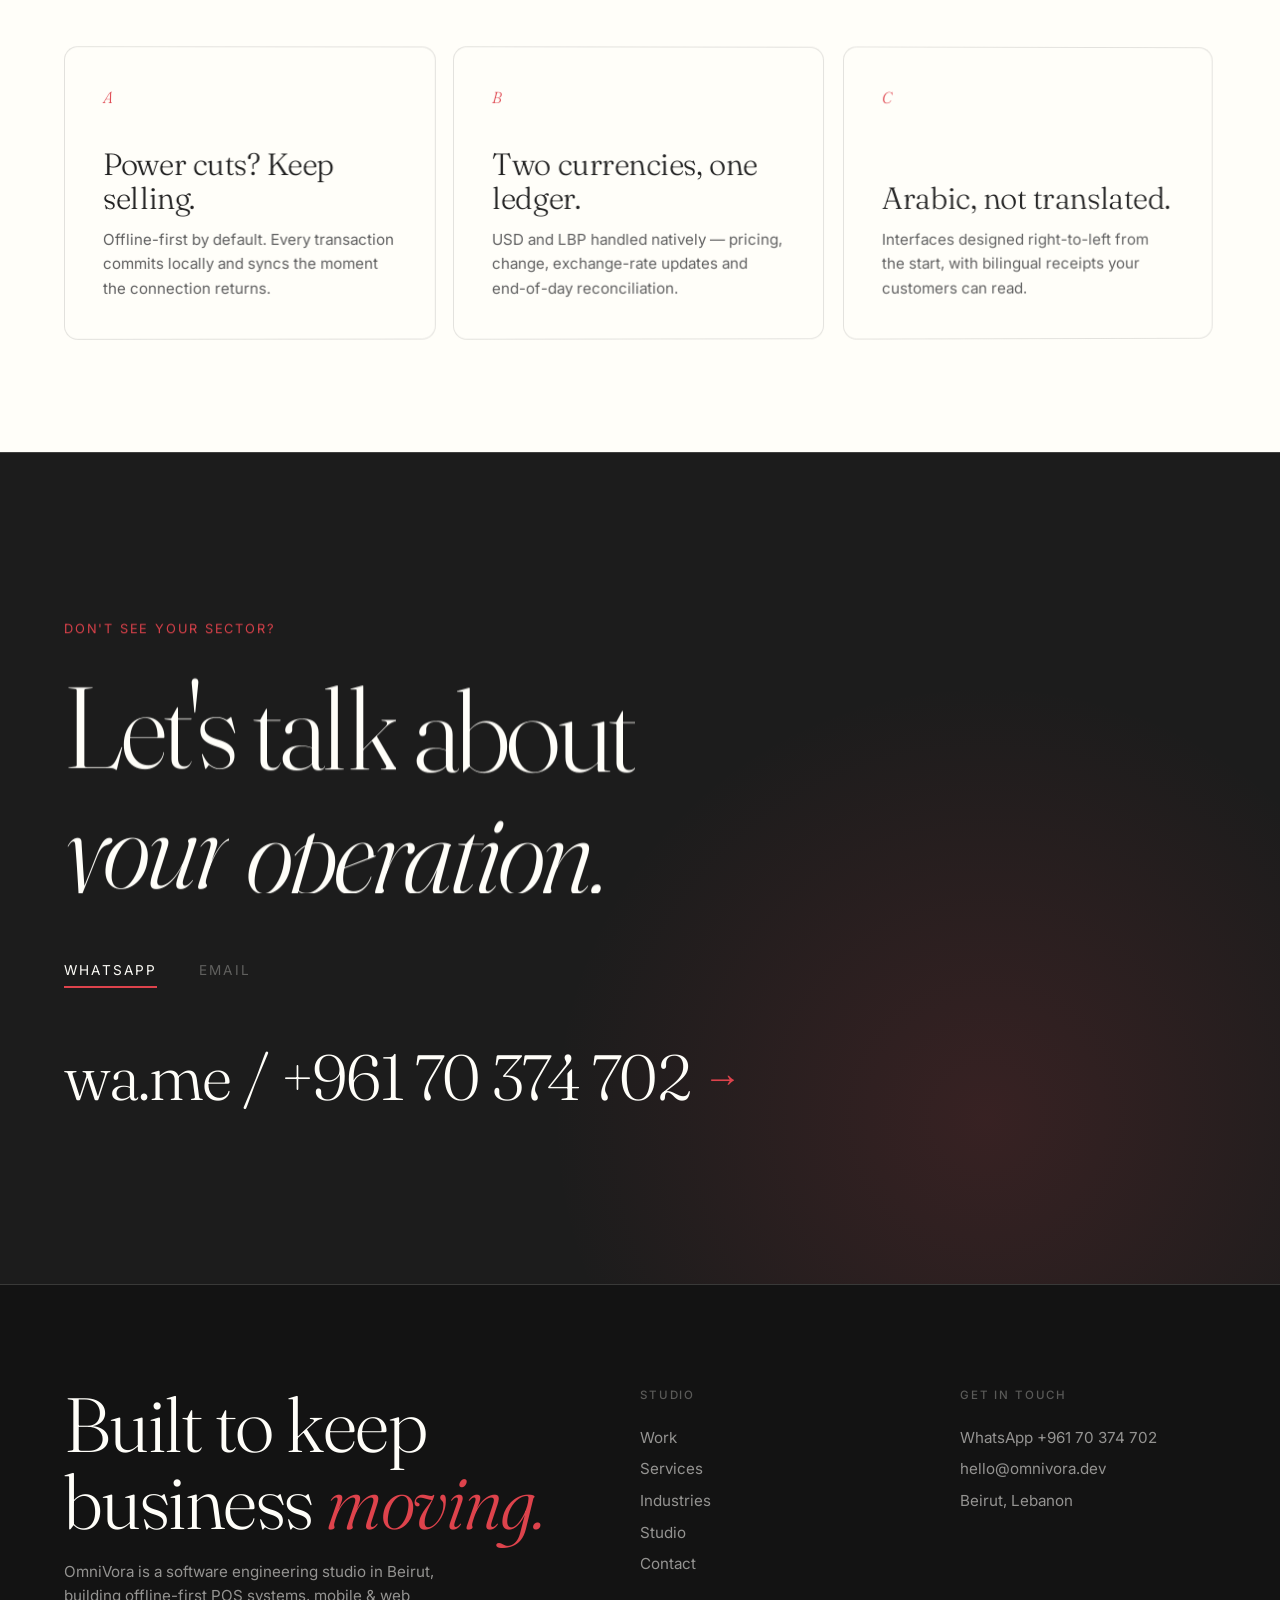
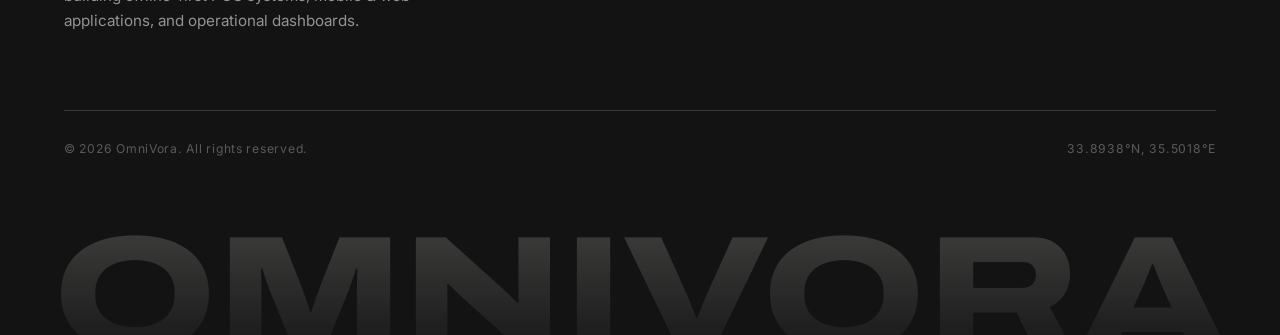
<file: site/industries.html>
<!DOCTYPE html>
<html lang="en" dir="ltr">
<head>
  <meta charset="UTF-8" />
  <meta name="viewport" content="width=device-width, initial-scale=1.0" />
  <title>Industries — Retail, Hospitality, Chains &amp; SaaS — OmniVora</title>
  <meta name="description" content="OmniVora builds software for retail and spare-parts stores, restaurants and venues, multi-branch chains, SaaS operators and membership businesses in Lebanon." />
  <link rel="icon" type="image/svg+xml" href="assets/favicon.svg" />
  <link rel="canonical" href="https://omnivora.dev/industries.html" />
  <meta name="theme-color" content="#1c1c1c" />

  <meta property="og:type" content="website" />
  <meta property="og:url" content="https://omnivora.dev/industries.html" />
  <meta property="og:site_name" content="OmniVora" />
  <meta property="og:title" content="Industries — Retail, Hospitality, Chains &amp; SaaS — OmniVora" />
  <meta property="og:description" content="OmniVora builds software for retail and spare-parts stores, restaurants and venues, multi-branch chains, SaaS operators and membership businesses in Lebanon." />
  <meta property="og:image" content="https://omnivora.dev/assets/og-preview.jpg" />
  <meta property="og:image:width" content="1200" />
  <meta property="og:image:height" content="630" />
  <meta name="twitter:card" content="summary_large_image" />
  <meta name="twitter:title" content="Industries — Retail, Hospitality, Chains &amp; SaaS — OmniVora" />
  <meta name="twitter:description" content="OmniVora builds software for retail and spare-parts stores, restaurants and venues, multi-branch chains, SaaS operators and membership businesses in Lebanon." />
  <meta name="twitter:image" content="https://omnivora.dev/assets/og-preview.jpg" />

  <!-- Fonts: Fraunces (display) + Inter (UI/body) + IBM Plex Sans Arabic (Arabic names)
       + Archivo Expanded ExtraBold, subset to the logotype letters (OMNIVORA / OMVI) -->
  <link rel="preconnect" href="https://fonts.googleapis.com" />
  <link rel="preconnect" href="https://fonts.gstatic.com" crossorigin />
  <link href="https://fonts.googleapis.com/css2?family=Fraunces:ital,opsz,wght@0,9..144,300..600;1,9..144,300..600&family=Inter:wght@300;400;500;600&family=IBM+Plex+Sans+Arabic:wght@400;500&display=swap" rel="stylesheet" />
  <link href="https://fonts.googleapis.com/css2?family=Archivo:wdth,wght@125,800&text=OMNIVRA&display=swap" rel="stylesheet" />
  <link rel="stylesheet" href="css/home.css?v=688a9b35" />
</head>
<body data-page="industries">
  <a class="skip-link" href="#top">Skip to content</a>

  <header class="nav" id="nav">
    <a href="index.html" class="nav__brand" aria-label="OmniVora home">OMNIVORA<sup>•</sup></a>
    <nav class="nav__links" aria-label="Primary">
      <a href="work.html" class="nav__link">Work</a>
      <a href="services.html" class="nav__link">Services</a>
      <a href="industries.html" class="nav__link">Industries</a>
      <a href="studio.html" class="nav__link">Studio</a>
      <a href="contact.html" class="nav__link">Contact</a>
    </nav>
    <div class="nav__end">
      <a href="contact.html" class="nav__cta">Start a project <i>→</i></a>
      <button class="nav__menu" id="menuBtn" aria-label="Menu" aria-expanded="false" aria-controls="overlay">Menu</button>
    </div>
  </header>

  <nav class="overlay" id="overlay" aria-label="Menu">
    <a href="index.html">Home</a>
    <a href="work.html">Work</a>
    <a href="services.html">Services</a>
    <a href="industries.html">Industries</a>
    <a href="studio.html">Studio</a>
    <a href="contact.html">Contact</a>
    <div class="overlay__meta">Beirut, Lebanon — +961 70 374 702</div>
  </nav>

  <main id="top">
    <header class="phd">
      <canvas class="phd__3d" data-3d="stack" data-color="#262626" aria-hidden="true"></canvas>
      <p class="phd__index" data-anim="rise">(04) — Industries</p>
      <h1 class="phd__title" data-anim="rise">Built for <em>how you trade</em></h1>
      <p class="phd__lede" data-anim="rise">Every sector runs on a different rhythm. We design around yours — from a spare-parts counter at rush hour to a restaurant floor on a Saturday night.</p>
    </header>

    <section class="sdetail" id="retail">
      <div class="sdetail__media"><canvas data-3d="pos" data-color="#262626" data-scale="1.35" aria-hidden="true"></canvas></div>
      <div class="sdetail__body">
        <span class="sdetail__n">01 — Retail &amp; spare parts</span>
        <h2 class="sdetail__t">Heavy catalogues, <em>fast counters</em></h2>
        <p class="sdetail__d">Parts stores, hardware and specialist retail live and die by how fast the counter moves. We build tills that find any item in under a second and keep selling when the power goes.</p>
        <div class="ind__cols">
          <div><h4 class="ind__h">The challenge</h4>
        <ul class="sdetail__list">
          <li>Thousands of SKUs and part numbers</li>
          <li>Queues at the counter during rush hour</li>
          <li>Power and network drops mid-sale</li>
        </ul>
          </div>
          <div><h4 class="ind__h">What we build</h4>
        <ul class="sdetail__list sdetail__list--accent">
          <li>Sub-second parts and barcode lookup</li>
          <li>Offline-first tills with local integrity</li>
          <li>Dual-currency pricing and reconciliation</li>
        </ul>
          </div>
        </div>
          <a class="sdetail__link" href="case-vorapos.html">See VoraPOS <i>→</i></a>
      </div>
    </section>

    <section class="sdetail sdetail--flip" id="hospitality">
      <div class="sdetail__media"><canvas data-3d="neural" data-color="#262626" data-scale="1.35" aria-hidden="true"></canvas></div>
      <div class="sdetail__body">
        <span class="sdetail__n">02 — Restaurants, cafés &amp; venues</span>
        <h2 class="sdetail__t">Floor, till and kitchen <em>in sync</em></h2>
        <p class="sdetail__d">A busy service depends on timing. We connect tables, cashiers and kitchen screens so every order lands in the right place, the moment it is taken.</p>
        <div class="ind__cols">
          <div><h4 class="ind__h">The challenge</h4>
        <ul class="sdetail__list">
          <li>Orders lost between table and kitchen</li>
          <li>WhatsApp and delivery orders off the books</li>
          <li>Peak-hour pressure on a small team</li>
        </ul>
          </div>
          <div><h4 class="ind__h">What we build</h4>
        <ul class="sdetail__list sdetail__list--accent">
          <li>Table ordering and cashier terminals</li>
          <li>Real-time kitchen display routing</li>
          <li>Every channel captured in one system</li>
        </ul>
          </div>
        </div>
          <a class="sdetail__link" href="case-zaytouna.html">See Zaytouna Park <i>→</i></a>
      </div>
    </section>

    <section class="sdetail" id="chains">
      <div class="sdetail__media"><canvas data-3d="globe" data-color="#262626" data-scale="1.35" aria-hidden="true"></canvas></div>
      <div class="sdetail__body">
        <span class="sdetail__n">03 — Multi-branch &amp; chains</span>
        <h2 class="sdetail__t">Every branch, <em>one picture</em></h2>
        <p class="sdetail__d">Growing past one location multiplies the blind spots. We give owners one live view of stock, cash and performance across every branch.</p>
        <div class="ind__cols">
          <div><h4 class="ind__h">The challenge</h4>
        <ul class="sdetail__list">
          <li>Stock and cash scattered across locations</li>
          <li>Pricing that drifts between branches</li>
          <li>Reports that arrive weeks too late</li>
        </ul>
          </div>
          <div><h4 class="ind__h">What we build</h4>
        <ul class="sdetail__list sdetail__list--accent">
          <li>Central back-office with per-branch control</li>
          <li>Live dashboards across every location</li>
          <li>Branch-level permissions and audit trails</li>
        </ul>
          </div>
        </div>
          <a class="sdetail__link" href="services.html#dashboards">Operational dashboards <i>→</i></a>
      </div>
    </section>

    <section class="sdetail sdetail--flip" id="saas">
      <div class="sdetail__media"><canvas data-3d="stack" data-color="#262626" data-scale="1.35" aria-hidden="true"></canvas></div>
      <div class="sdetail__body">
        <span class="sdetail__n">04 — SaaS &amp; platform operators</span>
        <h2 class="sdetail__t">Your product, <em>many tenants</em></h2>
        <p class="sdetail__d">If you sell software to other businesses, we engineer the platform underneath: one product, cleanly isolated per customer, ready to onboard the next.</p>
        <div class="ind__cols">
          <div><h4 class="ind__h">The challenge</h4>
        <ul class="sdetail__list">
          <li>Serving many clients without custom builds</li>
          <li>Keeping each client's data strictly apart</li>
          <li>Onboarding new businesses quickly</li>
        </ul>
          </div>
          <div><h4 class="ind__h">What we build</h4>
        <ul class="sdetail__list sdetail__list--accent">
          <li>Multi-tenant architecture with isolation</li>
          <li>Per-tenant configuration and branding</li>
          <li>Operator analytics across tenants</li>
        </ul>
          </div>
        </div>
          <a class="sdetail__link" href="case-sils.html">See Sils <i>→</i></a>
      </div>
    </section>

    <section class="sdetail" id="memberships">
      <div class="sdetail__media"><canvas data-3d="phone" data-color="#262626" data-scale="1.35" aria-hidden="true"></canvas></div>
      <div class="sdetail__body">
        <span class="sdetail__n">05 — Gyms, clubs &amp; services</span>
        <h2 class="sdetail__t">Members, bookings, <em>renewals</em></h2>
        <p class="sdetail__d">Membership businesses run on recurring relationships. We replace paper cards and notebook bookings with systems that track every member and every renewal.</p>
        <div class="ind__cols">
          <div><h4 class="ind__h">The challenge</h4>
        <ul class="sdetail__list">
          <li>Manual check-ins and paper membership cards</li>
          <li>Missed renewals and unpaid subscriptions</li>
          <li>Bookings split across WhatsApp and notebooks</li>
        </ul>
          </div>
          <div><h4 class="ind__h">What we build</h4>
        <ul class="sdetail__list sdetail__list--accent">
          <li>Membership, check-in and subscription tracking</li>
          <li>Booking and scheduling apps</li>
          <li>Renewal reminders in Arabic and English</li>
        </ul>
          </div>
        </div>
          <a class="sdetail__link" href="contact.html">Talk to us <i>→</i></a>
      </div>
    </section>

    <section class="block">
      <div class="sec-head">
        <div>
          <p class="sec-head__kicker" data-anim="rise">Whatever the sector</p>
          <h2 class="sec-head__title">Built for <em>Lebanon</em></h2>
        </div>
      </div>
      <div class="cards3">
        <article class="card"><span class="card__n">A</span><h3 class="card__t">Power cuts? Keep selling.</h3><p class="card__d">Offline-first by default. Every transaction commits locally and syncs the moment the connection returns.</p></article>
        <article class="card"><span class="card__n">B</span><h3 class="card__t">Two currencies, one ledger.</h3><p class="card__d">USD and LBP handled natively — pricing, change, exchange-rate updates and end-of-day reconciliation.</p></article>
        <article class="card"><span class="card__n">C</span><h3 class="card__t">Arabic, not translated.</h3><p class="card__d">Interfaces designed right-to-left from the start, with bilingual receipts your customers can read.</p></article>
      </div>
    </section>

    <section class="contact" id="contact">
      <p class="contact__kicker" data-anim="rise">Don't see your sector?</p>
      <h2 class="contact__title" data-anim="rise">Let's talk about<br /><em>your operation.</em></h2>
      <div class="switch" role="tablist" aria-label="Contact method">
        <button data-tab="whatsapp" class="is-active" role="tab">WhatsApp</button>
        <button data-tab="email" role="tab">Email</button>
      </div>
      <div class="contact__reveal">
        <a class="contact__line is-shown" id="waLine" href="https://wa.me/96170374702?text=Hello%20OmniVora,%20I'd%20like%20to%20discuss%20a%20project." target="_blank" rel="noopener">wa.me / +961 70 374 702 <i>→</i></a>
        <a class="contact__line" id="emLine" href="mailto:hello@omnivora.dev">hello@omnivora.dev <i>→</i></a>
      </div>
    </section>
  </main>

  <footer class="footer">
    <div class="footer__top">
      <div class="footer__brand">
        <p class="footer__word">Built to keep business <em>moving.</em></p>
        <p class="footer__blurb">OmniVora is a software engineering studio in Beirut, building offline-first POS systems, mobile &amp; web applications, and operational dashboards.</p>
      </div>
      <nav class="footer__col" aria-label="Footer">
        <h4>Studio</h4>
        <a href="work.html">Work</a><a href="services.html">Services</a><a href="industries.html">Industries</a><a href="studio.html">Studio</a><a href="contact.html">Contact</a>
      </nav>
      <div class="footer__col">
        <h4>Get in touch</h4>
        <a href="https://wa.me/96170374702" target="_blank" rel="noopener">WhatsApp +961 70 374 702</a>
        <a href="mailto:hello@omnivora.dev">hello@omnivora.dev</a>
        <span>Beirut, Lebanon</span>
      </div>
    </div>
    <div class="footer__bottom">
      <span>© 2026 OmniVora. All rights reserved.</span>
      <span>33.8938°N, 35.5018°E</span>
    </div>
    <div class="footer__mark" aria-hidden="true"><span>OMNIVORA</span></div>
  </footer>

  <script src="vendor/gsap.min.js"></script>
  <script src="vendor/ScrollTrigger.min.js"></script>
  <script src="js/home.js?v=4f1db732"></script>
  <script src="js/scene3d.js?v=e02288bc"></script>
</body>
</html>
</file>
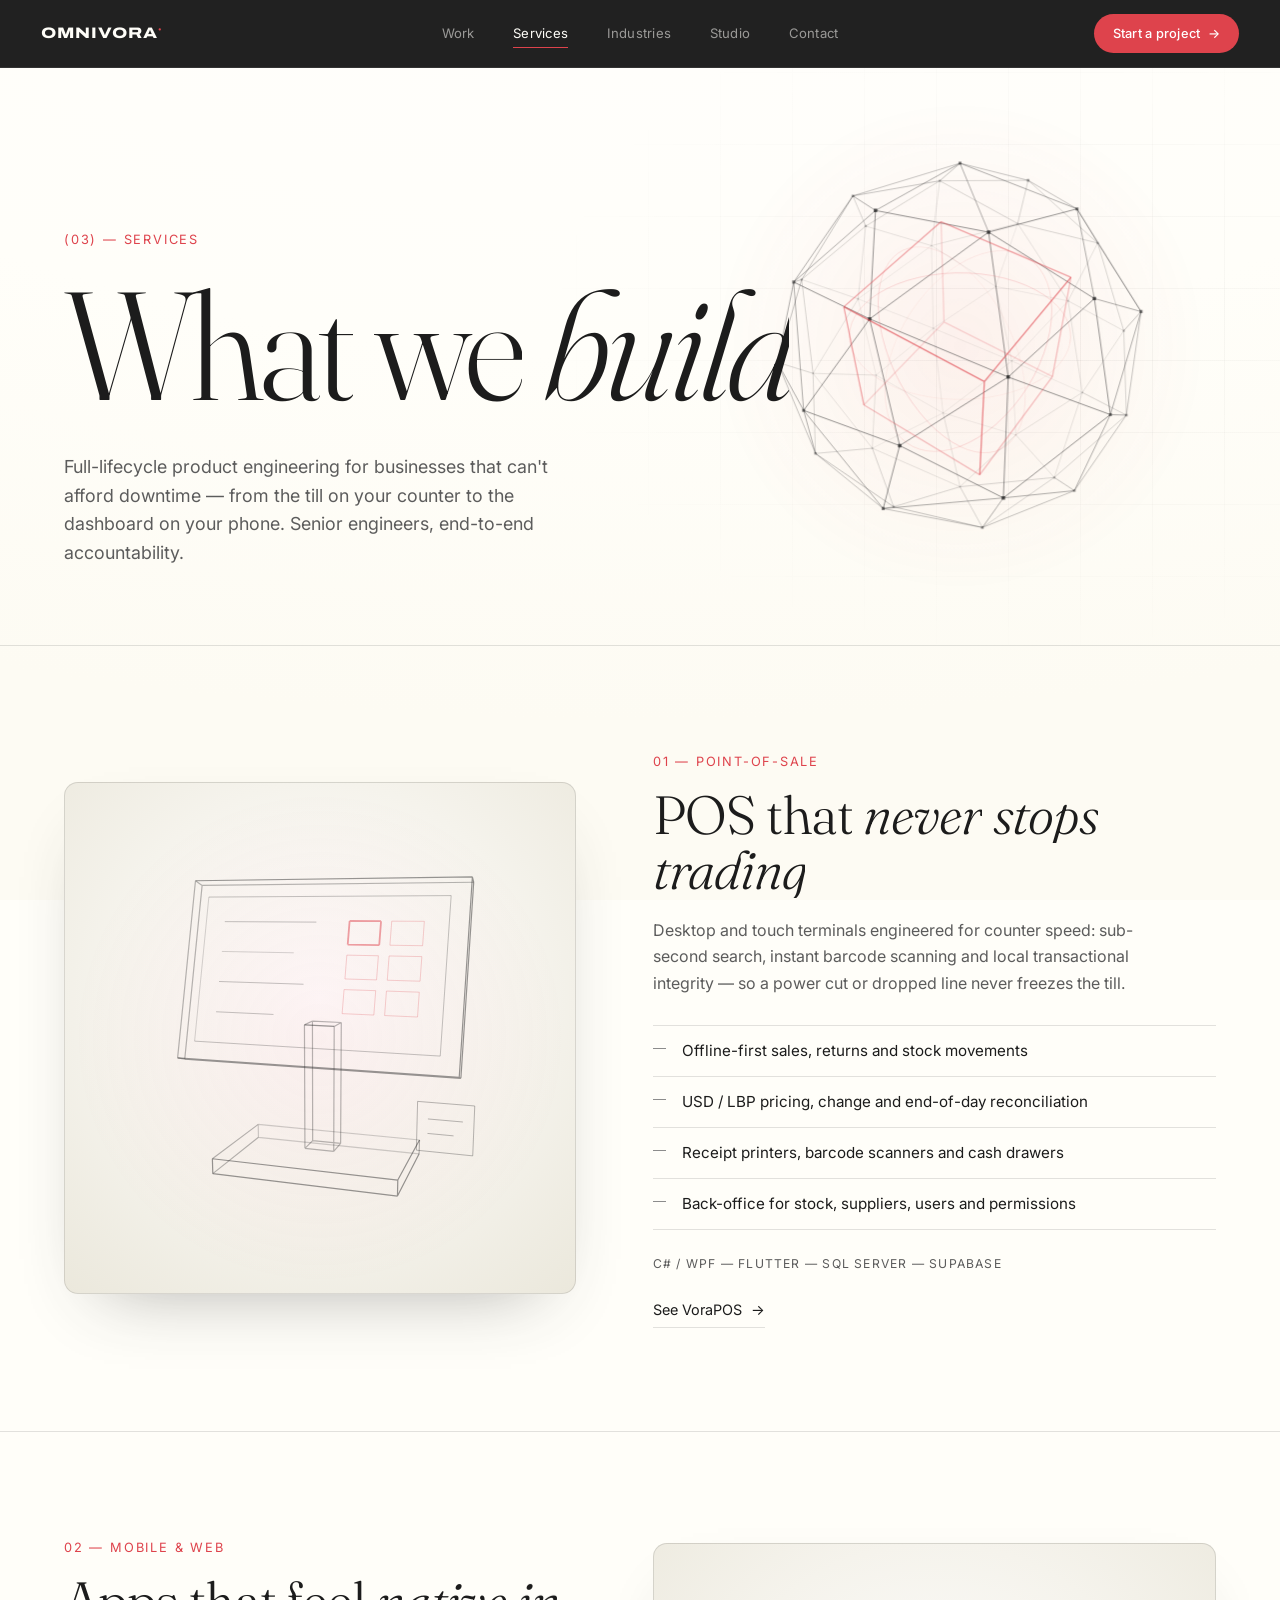
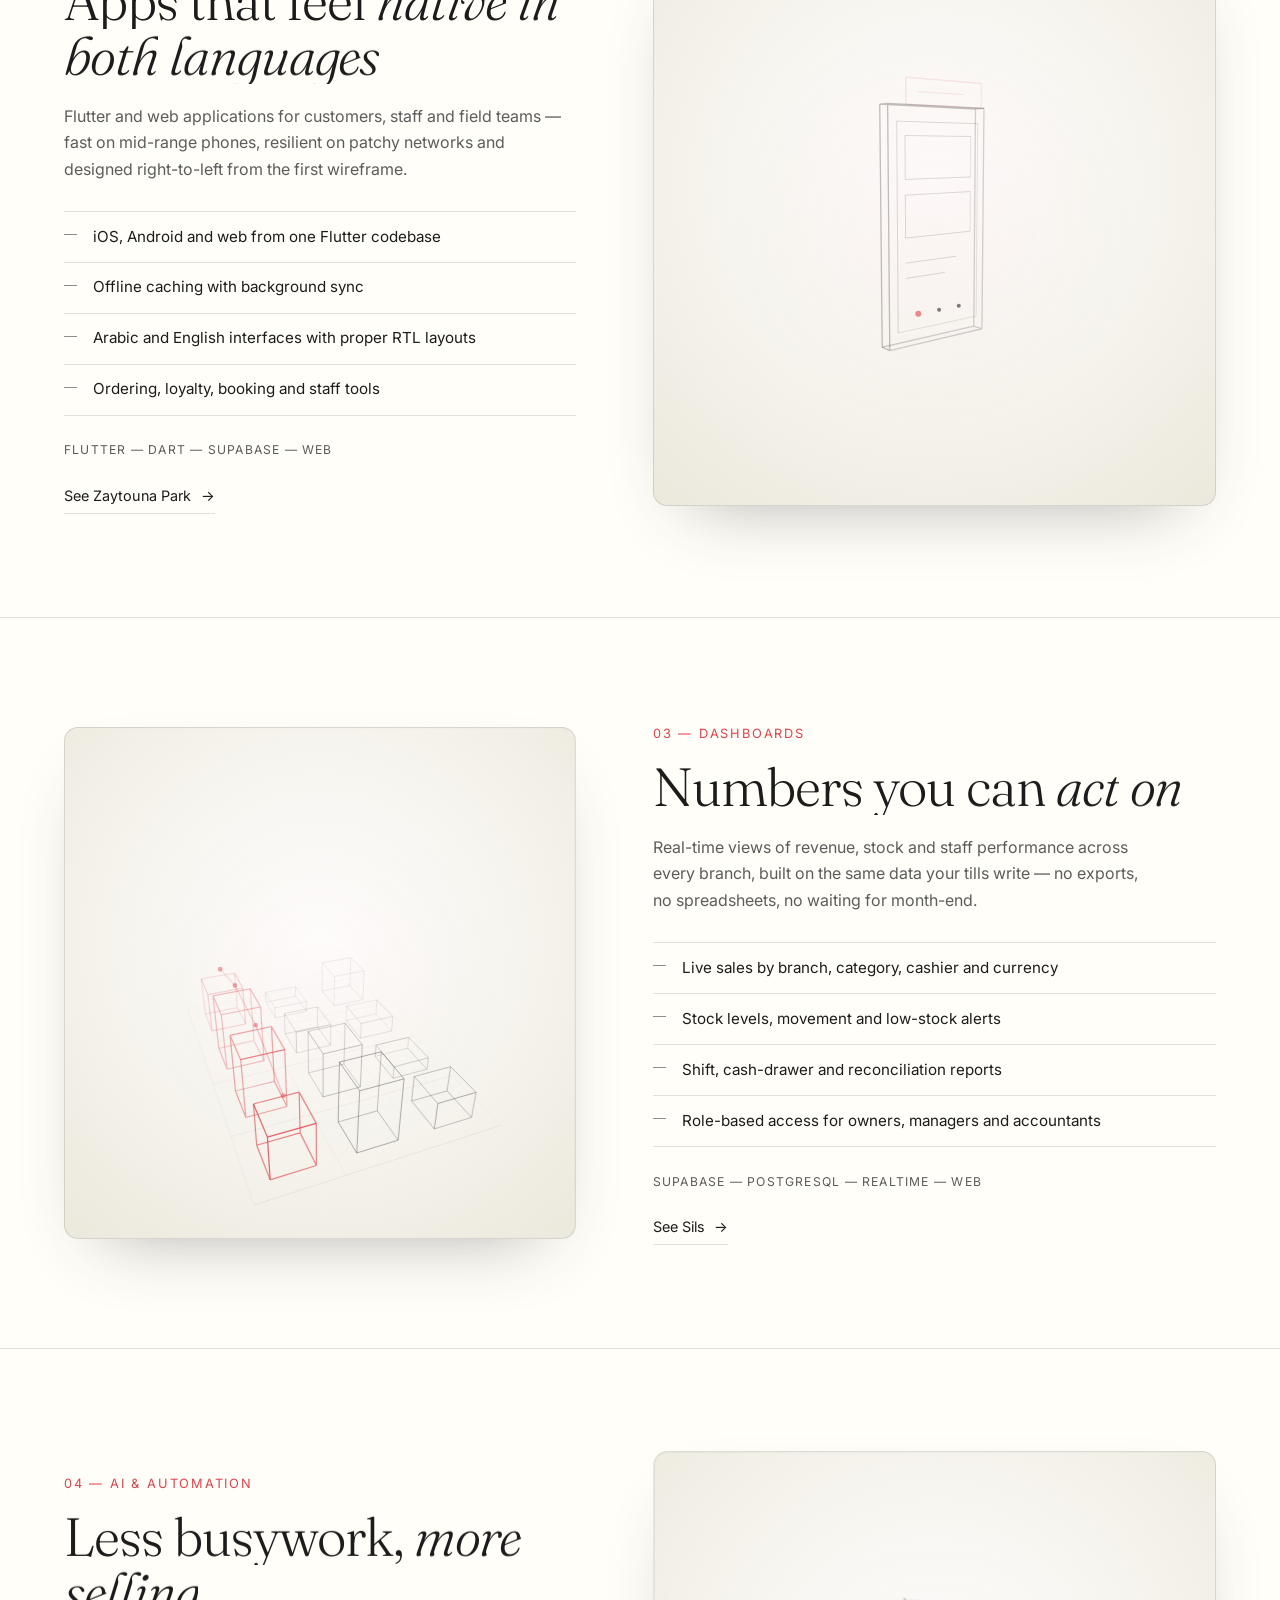
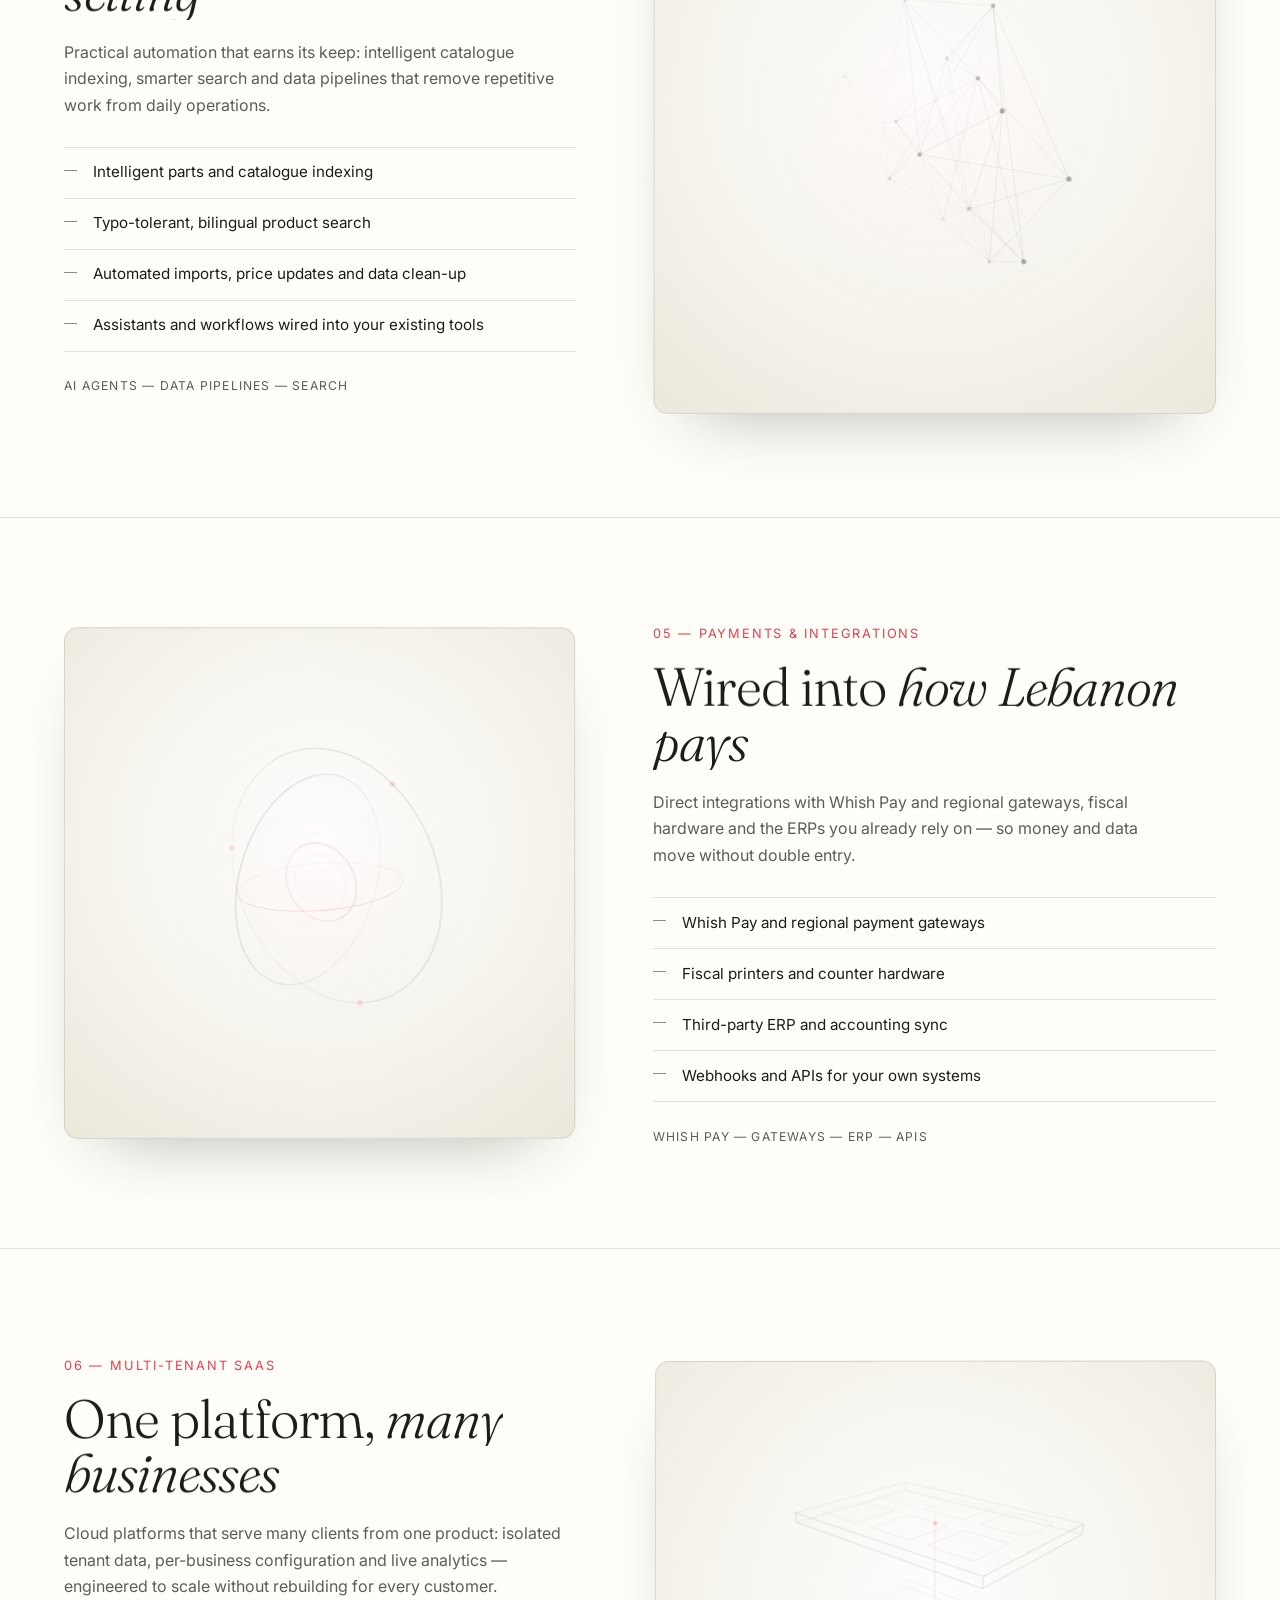
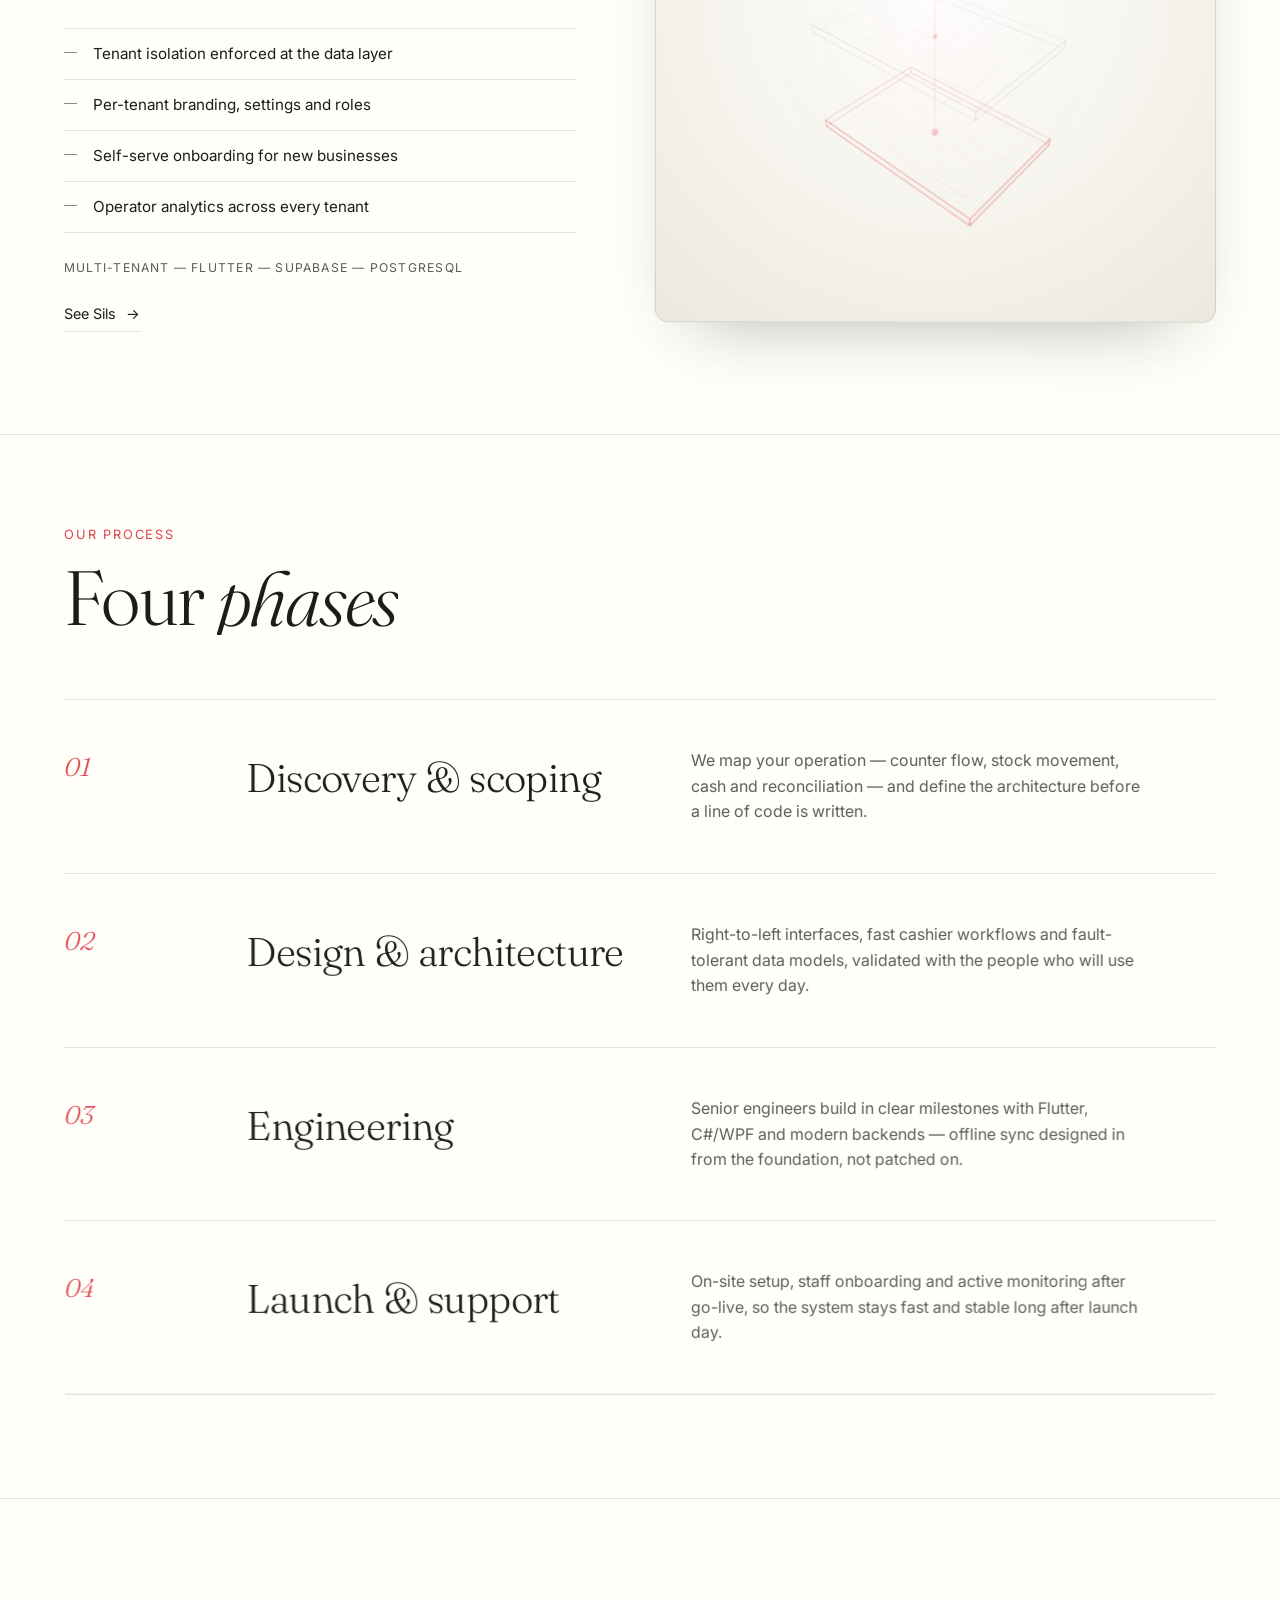
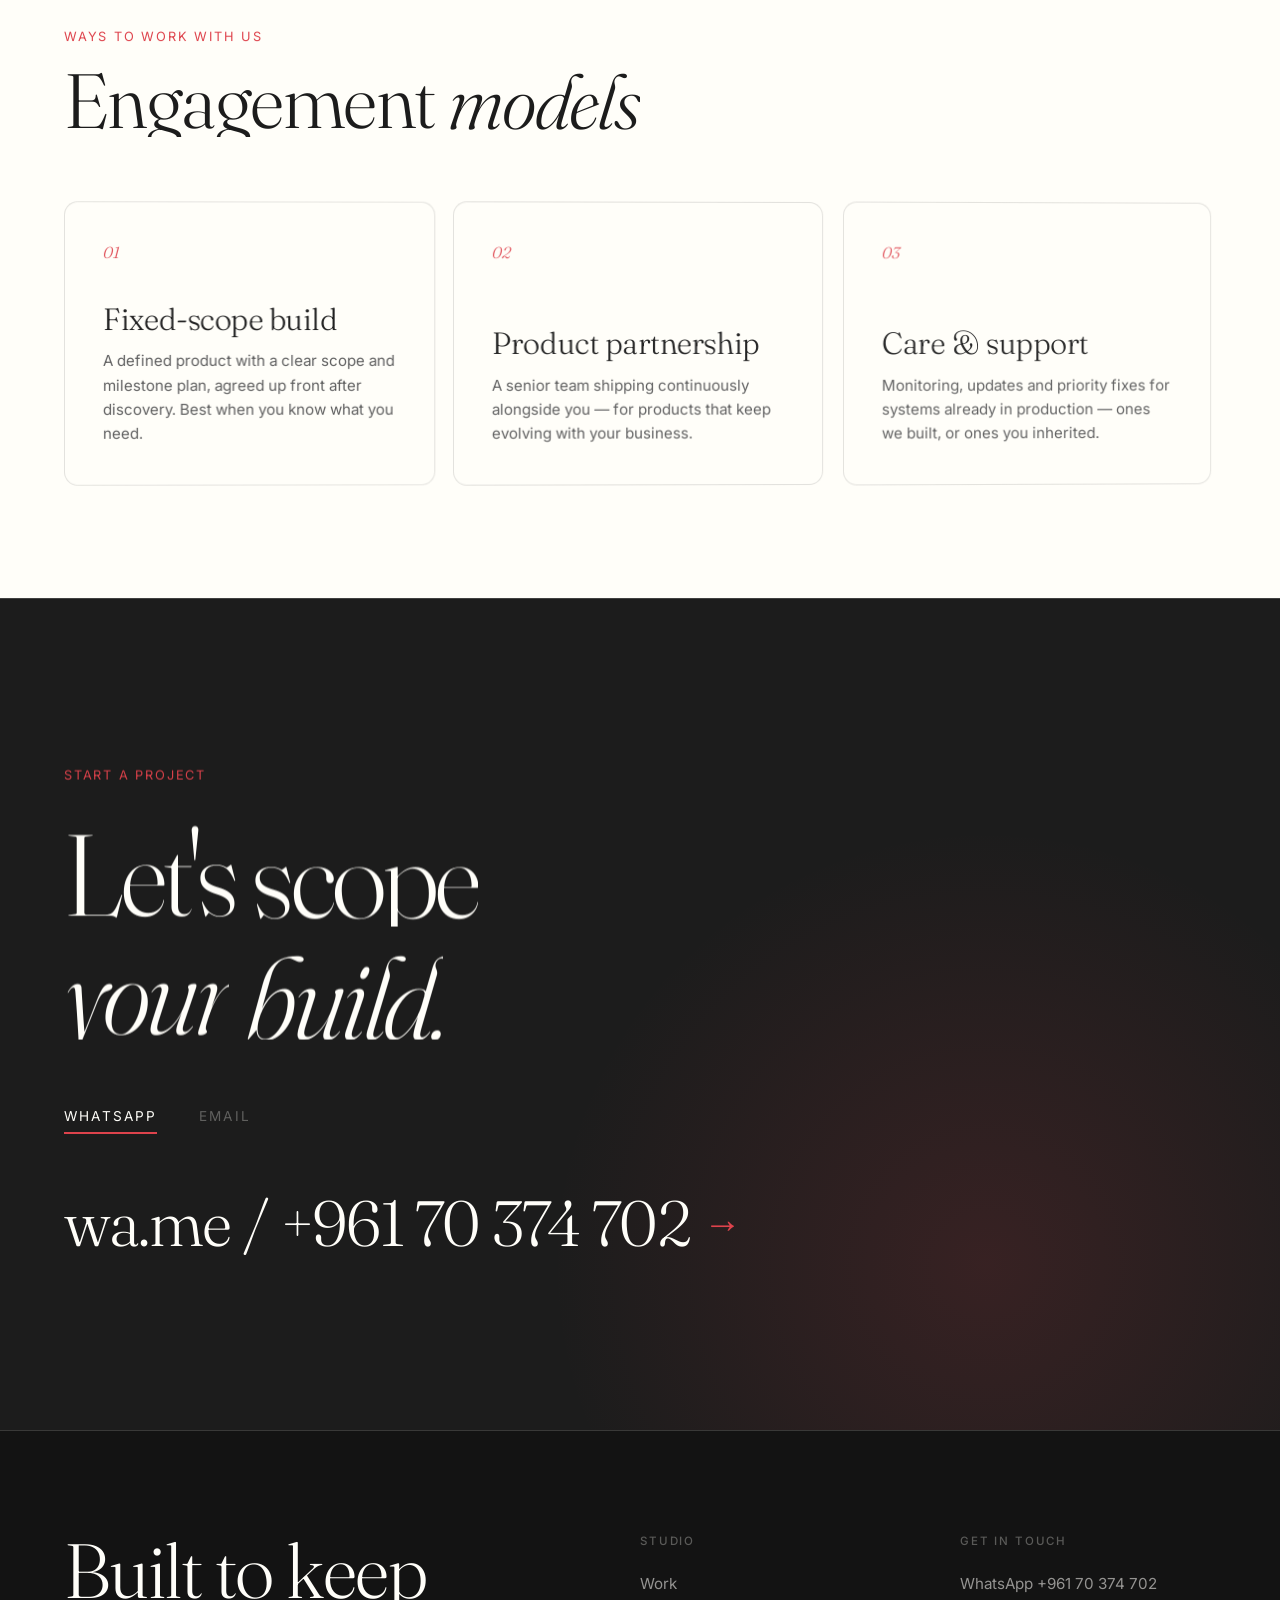
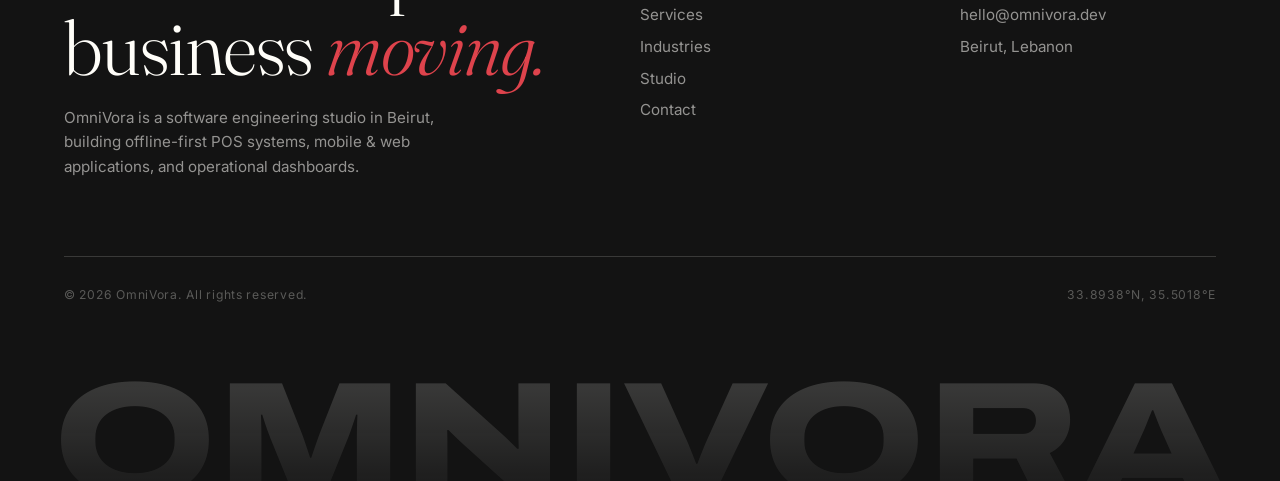
<file: site/services.html>
<!DOCTYPE html>
<html lang="en" dir="ltr">
<head>
  <meta charset="UTF-8" />
  <meta name="viewport" content="width=device-width, initial-scale=1.0" />
  <title>Services — POS, Apps, Dashboards &amp; Integrations — OmniVora</title>
  <meta name="description" content="OmniVora services: offline-first POS systems, mobile &amp; web apps, operational dashboards, AI automation, payment integrations and multi-tenant SaaS platforms." />
  <link rel="icon" type="image/svg+xml" href="assets/favicon.svg" />
  <link rel="canonical" href="https://omnivora.dev/services.html" />
  <meta name="theme-color" content="#1c1c1c" />

  <meta property="og:type" content="website" />
  <meta property="og:url" content="https://omnivora.dev/services.html" />
  <meta property="og:site_name" content="OmniVora" />
  <meta property="og:title" content="Services — POS, Apps, Dashboards &amp; Integrations — OmniVora" />
  <meta property="og:description" content="OmniVora services: offline-first POS systems, mobile &amp; web apps, operational dashboards, AI automation, payment integrations and multi-tenant SaaS platforms." />
  <meta property="og:image" content="https://omnivora.dev/assets/og-preview.jpg" />
  <meta property="og:image:width" content="1200" />
  <meta property="og:image:height" content="630" />
  <meta name="twitter:card" content="summary_large_image" />
  <meta name="twitter:title" content="Services — POS, Apps, Dashboards &amp; Integrations — OmniVora" />
  <meta name="twitter:description" content="OmniVora services: offline-first POS systems, mobile &amp; web apps, operational dashboards, AI automation, payment integrations and multi-tenant SaaS platforms." />
  <meta name="twitter:image" content="https://omnivora.dev/assets/og-preview.jpg" />

  <!-- Fonts: Fraunces (display) + Inter (UI/body) + IBM Plex Sans Arabic (Arabic names)
       + Archivo Expanded ExtraBold, subset to the logotype letters (OMNIVORA / OMVI) -->
  <link rel="preconnect" href="https://fonts.googleapis.com" />
  <link rel="preconnect" href="https://fonts.gstatic.com" crossorigin />
  <link href="https://fonts.googleapis.com/css2?family=Fraunces:ital,opsz,wght@0,9..144,300..600;1,9..144,300..600&family=Inter:wght@300;400;500;600&family=IBM+Plex+Sans+Arabic:wght@400;500&display=swap" rel="stylesheet" />
  <link href="https://fonts.googleapis.com/css2?family=Archivo:wdth,wght@125,800&text=OMNIVRA&display=swap" rel="stylesheet" />
  <link rel="stylesheet" href="css/home.css?v=688a9b35" />
</head>
<body data-page="services">
  <a class="skip-link" href="#top">Skip to content</a>

  <header class="nav" id="nav">
    <a href="index.html" class="nav__brand" aria-label="OmniVora home">OMNIVORA<sup>•</sup></a>
    <nav class="nav__links" aria-label="Primary">
      <a href="work.html" class="nav__link">Work</a>
      <a href="services.html" class="nav__link">Services</a>
      <a href="industries.html" class="nav__link">Industries</a>
      <a href="studio.html" class="nav__link">Studio</a>
      <a href="contact.html" class="nav__link">Contact</a>
    </nav>
    <div class="nav__end">
      <a href="contact.html" class="nav__cta">Start a project <i>→</i></a>
      <button class="nav__menu" id="menuBtn" aria-label="Menu" aria-expanded="false" aria-controls="overlay">Menu</button>
    </div>
  </header>

  <nav class="overlay" id="overlay" aria-label="Menu">
    <a href="index.html">Home</a>
    <a href="work.html">Work</a>
    <a href="services.html">Services</a>
    <a href="industries.html">Industries</a>
    <a href="studio.html">Studio</a>
    <a href="contact.html">Contact</a>
    <div class="overlay__meta">Beirut, Lebanon — +961 70 374 702</div>
  </nav>

  <main id="top">
    <header class="phd">
      <canvas class="phd__3d" data-3d="geo" data-color="#262626" aria-hidden="true"></canvas>
      <p class="phd__index" data-anim="rise">(03) — Services</p>
      <h1 class="phd__title" data-anim="rise">What we <em>build</em></h1>
      <p class="phd__lede" data-anim="rise">Full-lifecycle product engineering for businesses that can't afford downtime — from the till on your counter to the dashboard on your phone. Senior engineers, end-to-end accountability.</p>
    </header>

    <section class="sdetail" id="pos">
      <div class="sdetail__media"><canvas data-3d="pos" data-color="#262626" data-scale="1.35" aria-hidden="true"></canvas></div>
      <div class="sdetail__body">
        <span class="sdetail__n">01 — Point-of-sale</span>
        <h2 class="sdetail__t">POS that <em>never stops trading</em></h2>
        <p class="sdetail__d">Desktop and touch terminals engineered for counter speed: sub-second search, instant barcode scanning and local transactional integrity — so a power cut or dropped line never freezes the till.</p>
        <ul class="sdetail__list">
          <li>Offline-first sales, returns and stock movements</li>
          <li>USD / LBP pricing, change and end-of-day reconciliation</li>
          <li>Receipt printers, barcode scanners and cash drawers</li>
          <li>Back-office for stock, suppliers, users and permissions</li>
        </ul>
          <p class="sdetail__tags">C# / WPF — Flutter — SQL Server — Supabase</p>
          <a class="sdetail__link" href="case-vorapos.html">See VoraPOS <i>→</i></a>
      </div>
    </section>

    <section class="sdetail sdetail--flip" id="apps">
      <div class="sdetail__media"><canvas data-3d="phone" data-color="#262626" data-scale="1.35" aria-hidden="true"></canvas></div>
      <div class="sdetail__body">
        <span class="sdetail__n">02 — Mobile &amp; web</span>
        <h2 class="sdetail__t">Apps that feel <em>native in both languages</em></h2>
        <p class="sdetail__d">Flutter and web applications for customers, staff and field teams — fast on mid-range phones, resilient on patchy networks and designed right-to-left from the first wireframe.</p>
        <ul class="sdetail__list">
          <li>iOS, Android and web from one Flutter codebase</li>
          <li>Offline caching with background sync</li>
          <li>Arabic and English interfaces with proper RTL layouts</li>
          <li>Ordering, loyalty, booking and staff tools</li>
        </ul>
          <p class="sdetail__tags">Flutter — Dart — Supabase — Web</p>
          <a class="sdetail__link" href="case-zaytouna.html">See Zaytouna Park <i>→</i></a>
      </div>
    </section>

    <section class="sdetail" id="dashboards">
      <div class="sdetail__media"><canvas data-3d="bars" data-color="#262626" data-scale="1.35" aria-hidden="true"></canvas></div>
      <div class="sdetail__body">
        <span class="sdetail__n">03 — Dashboards</span>
        <h2 class="sdetail__t">Numbers you can <em>act on</em></h2>
        <p class="sdetail__d">Real-time views of revenue, stock and staff performance across every branch, built on the same data your tills write — no exports, no spreadsheets, no waiting for month-end.</p>
        <ul class="sdetail__list">
          <li>Live sales by branch, category, cashier and currency</li>
          <li>Stock levels, movement and low-stock alerts</li>
          <li>Shift, cash-drawer and reconciliation reports</li>
          <li>Role-based access for owners, managers and accountants</li>
        </ul>
          <p class="sdetail__tags">Supabase — PostgreSQL — Realtime — Web</p>
          <a class="sdetail__link" href="case-sils.html">See Sils <i>→</i></a>
      </div>
    </section>

    <section class="sdetail sdetail--flip" id="automation">
      <div class="sdetail__media"><canvas data-3d="neural" data-color="#262626" data-scale="1.35" aria-hidden="true"></canvas></div>
      <div class="sdetail__body">
        <span class="sdetail__n">04 — AI &amp; automation</span>
        <h2 class="sdetail__t">Less busywork, <em>more selling</em></h2>
        <p class="sdetail__d">Practical automation that earns its keep: intelligent catalogue indexing, smarter search and data pipelines that remove repetitive work from daily operations.</p>
        <ul class="sdetail__list">
          <li>Intelligent parts and catalogue indexing</li>
          <li>Typo-tolerant, bilingual product search</li>
          <li>Automated imports, price updates and data clean-up</li>
          <li>Assistants and workflows wired into your existing tools</li>
        </ul>
          <p class="sdetail__tags">AI agents — Data pipelines — Search</p>
      </div>
    </section>

    <section class="sdetail" id="payments">
      <div class="sdetail__media"><canvas data-3d="rails" data-color="#262626" data-scale="1.35" aria-hidden="true"></canvas></div>
      <div class="sdetail__body">
        <span class="sdetail__n">05 — Payments &amp; integrations</span>
        <h2 class="sdetail__t">Wired into <em>how Lebanon pays</em></h2>
        <p class="sdetail__d">Direct integrations with Whish Pay and regional gateways, fiscal hardware and the ERPs you already rely on — so money and data move without double entry.</p>
        <ul class="sdetail__list">
          <li>Whish Pay and regional payment gateways</li>
          <li>Fiscal printers and counter hardware</li>
          <li>Third-party ERP and accounting sync</li>
          <li>Webhooks and APIs for your own systems</li>
        </ul>
          <p class="sdetail__tags">Whish Pay — Gateways — ERP — APIs</p>
      </div>
    </section>

    <section class="sdetail sdetail--flip" id="saas">
      <div class="sdetail__media"><canvas data-3d="stack" data-color="#262626" data-scale="1.35" aria-hidden="true"></canvas></div>
      <div class="sdetail__body">
        <span class="sdetail__n">06 — Multi-tenant SaaS</span>
        <h2 class="sdetail__t">One platform, <em>many businesses</em></h2>
        <p class="sdetail__d">Cloud platforms that serve many clients from one product: isolated tenant data, per-business configuration and live analytics — engineered to scale without rebuilding for every customer.</p>
        <ul class="sdetail__list">
          <li>Tenant isolation enforced at the data layer</li>
          <li>Per-tenant branding, settings and roles</li>
          <li>Self-serve onboarding for new businesses</li>
          <li>Operator analytics across every tenant</li>
        </ul>
          <p class="sdetail__tags">Multi-tenant — Flutter — Supabase — PostgreSQL</p>
          <a class="sdetail__link" href="case-sils.html">See Sils <i>→</i></a>
      </div>
    </section>

    <section class="proc">
      <div class="sec-head sec-head--flush">
        <div>
          <p class="sec-head__kicker" data-anim="rise">Our process</p>
          <h2 class="sec-head__title">Four <em>phases</em></h2>
        </div>
      </div>
      <div class="proc__row"><span class="proc__s">01</span><h3 class="proc__n">Discovery &amp; scoping</h3><p class="proc__d">We map your operation — counter flow, stock movement, cash and reconciliation — and define the architecture before a line of code is written.</p></div>
      <div class="proc__row"><span class="proc__s">02</span><h3 class="proc__n">Design &amp; architecture</h3><p class="proc__d">Right-to-left interfaces, fast cashier workflows and fault-tolerant data models, validated with the people who will use them every day.</p></div>
      <div class="proc__row"><span class="proc__s">03</span><h3 class="proc__n">Engineering</h3><p class="proc__d">Senior engineers build in clear milestones with Flutter, C#/WPF and modern backends — offline sync designed in from the foundation, not patched on.</p></div>
      <div class="proc__row"><span class="proc__s">04</span><h3 class="proc__n">Launch &amp; support</h3><p class="proc__d">On-site setup, staff onboarding and active monitoring after go-live, so the system stays fast and stable long after launch day.</p></div>
    </section>

    <section class="block">
      <div class="sec-head">
        <div>
          <p class="sec-head__kicker" data-anim="rise">Ways to work with us</p>
          <h2 class="sec-head__title">Engagement <em>models</em></h2>
        </div>
      </div>
      <div class="cards3">
        <article class="card"><span class="card__n">01</span><h3 class="card__t">Fixed-scope build</h3><p class="card__d">A defined product with a clear scope and milestone plan, agreed up front after discovery. Best when you know what you need.</p></article>
        <article class="card"><span class="card__n">02</span><h3 class="card__t">Product partnership</h3><p class="card__d">A senior team shipping continuously alongside you — for products that keep evolving with your business.</p></article>
        <article class="card"><span class="card__n">03</span><h3 class="card__t">Care &amp; support</h3><p class="card__d">Monitoring, updates and priority fixes for systems already in production — ones we built, or ones you inherited.</p></article>
      </div>
    </section>

    <section class="contact" id="contact">
      <p class="contact__kicker" data-anim="rise">Start a project</p>
      <h2 class="contact__title" data-anim="rise">Let's scope<br /><em>your build.</em></h2>
      <div class="switch" role="tablist" aria-label="Contact method">
        <button data-tab="whatsapp" class="is-active" role="tab">WhatsApp</button>
        <button data-tab="email" role="tab">Email</button>
      </div>
      <div class="contact__reveal">
        <a class="contact__line is-shown" id="waLine" href="https://wa.me/96170374702?text=Hello%20OmniVora,%20I'd%20like%20to%20discuss%20a%20project." target="_blank" rel="noopener">wa.me / +961 70 374 702 <i>→</i></a>
        <a class="contact__line" id="emLine" href="mailto:hello@omnivora.dev">hello@omnivora.dev <i>→</i></a>
      </div>
    </section>
  </main>

  <footer class="footer">
    <div class="footer__top">
      <div class="footer__brand">
        <p class="footer__word">Built to keep business <em>moving.</em></p>
        <p class="footer__blurb">OmniVora is a software engineering studio in Beirut, building offline-first POS systems, mobile &amp; web applications, and operational dashboards.</p>
      </div>
      <nav class="footer__col" aria-label="Footer">
        <h4>Studio</h4>
        <a href="work.html">Work</a><a href="services.html">Services</a><a href="industries.html">Industries</a><a href="studio.html">Studio</a><a href="contact.html">Contact</a>
      </nav>
      <div class="footer__col">
        <h4>Get in touch</h4>
        <a href="https://wa.me/96170374702" target="_blank" rel="noopener">WhatsApp +961 70 374 702</a>
        <a href="mailto:hello@omnivora.dev">hello@omnivora.dev</a>
        <span>Beirut, Lebanon</span>
      </div>
    </div>
    <div class="footer__bottom">
      <span>© 2026 OmniVora. All rights reserved.</span>
      <span>33.8938°N, 35.5018°E</span>
    </div>
    <div class="footer__mark" aria-hidden="true"><span>OMNIVORA</span></div>
  </footer>

  <script src="vendor/gsap.min.js"></script>
  <script src="vendor/ScrollTrigger.min.js"></script>
  <script src="js/home.js?v=4f1db732"></script>
  <script src="js/scene3d.js?v=e02288bc"></script>
</body>
</html>
</file>
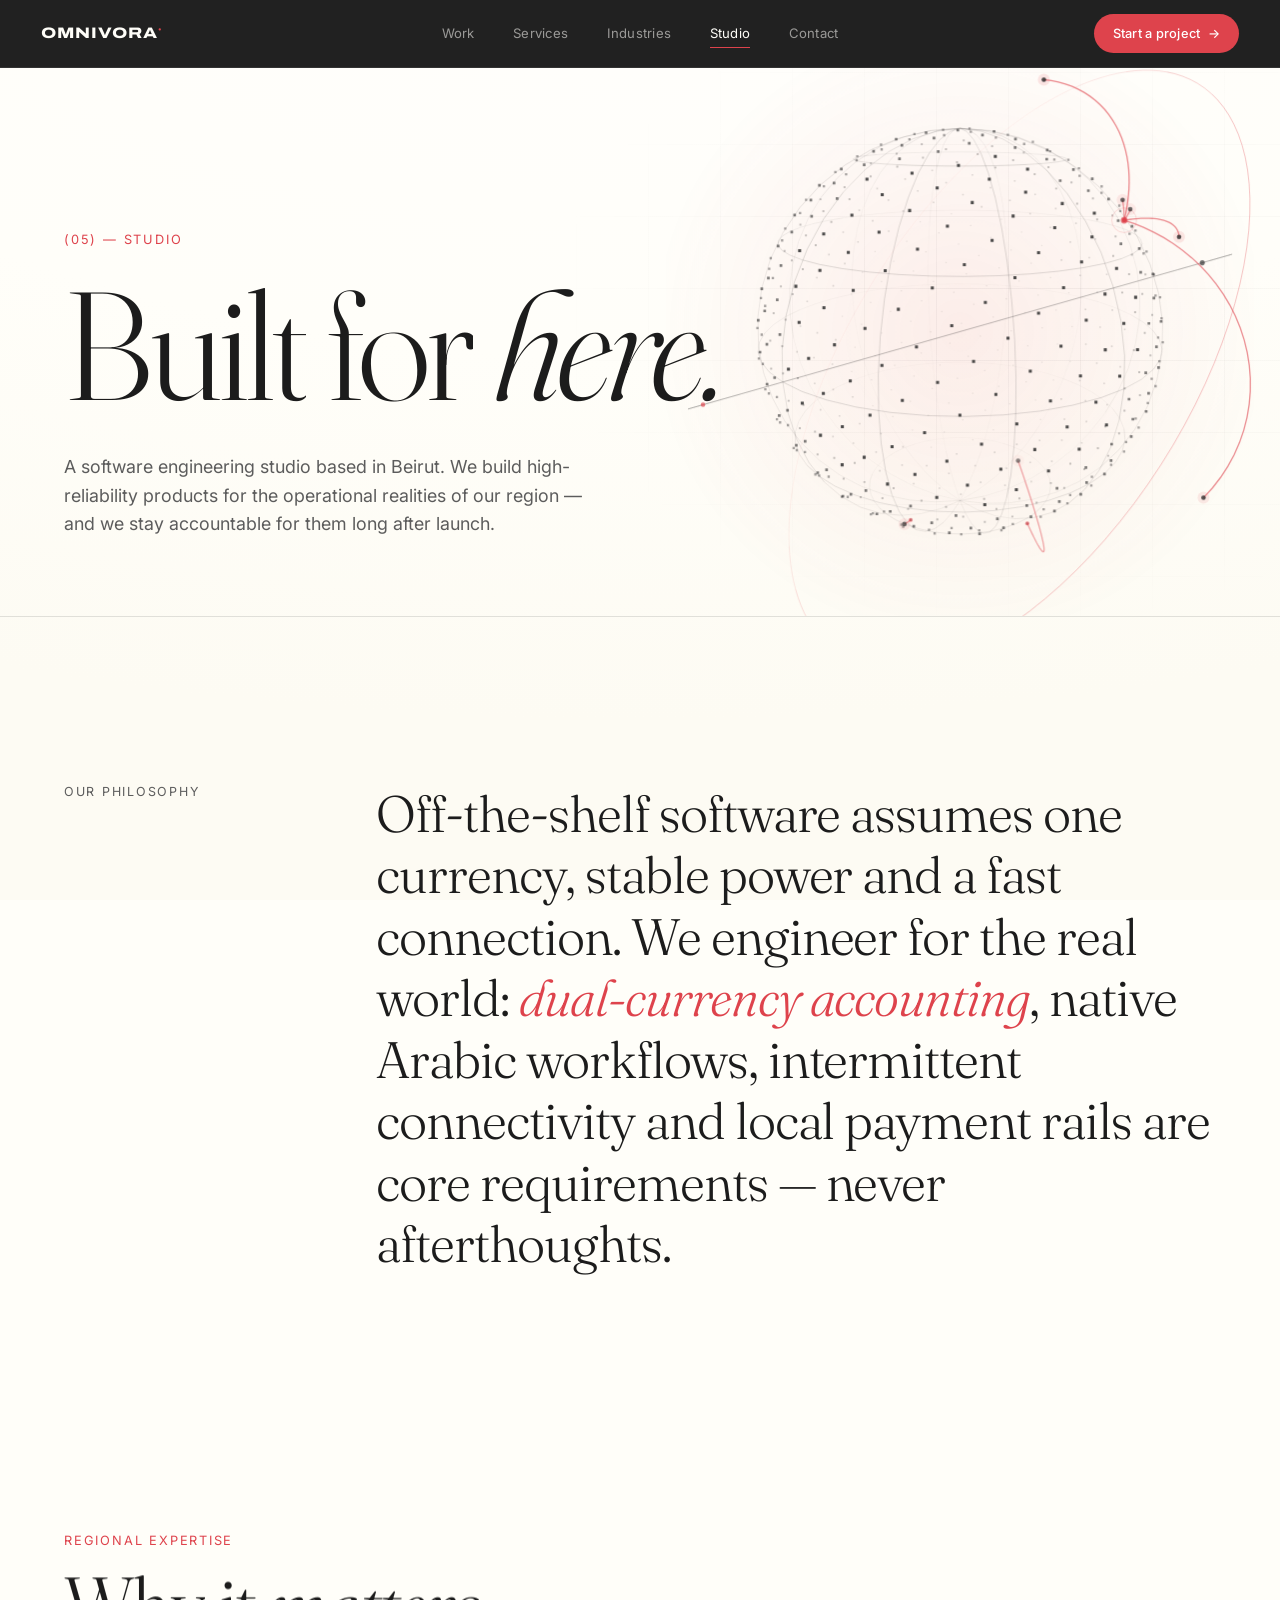
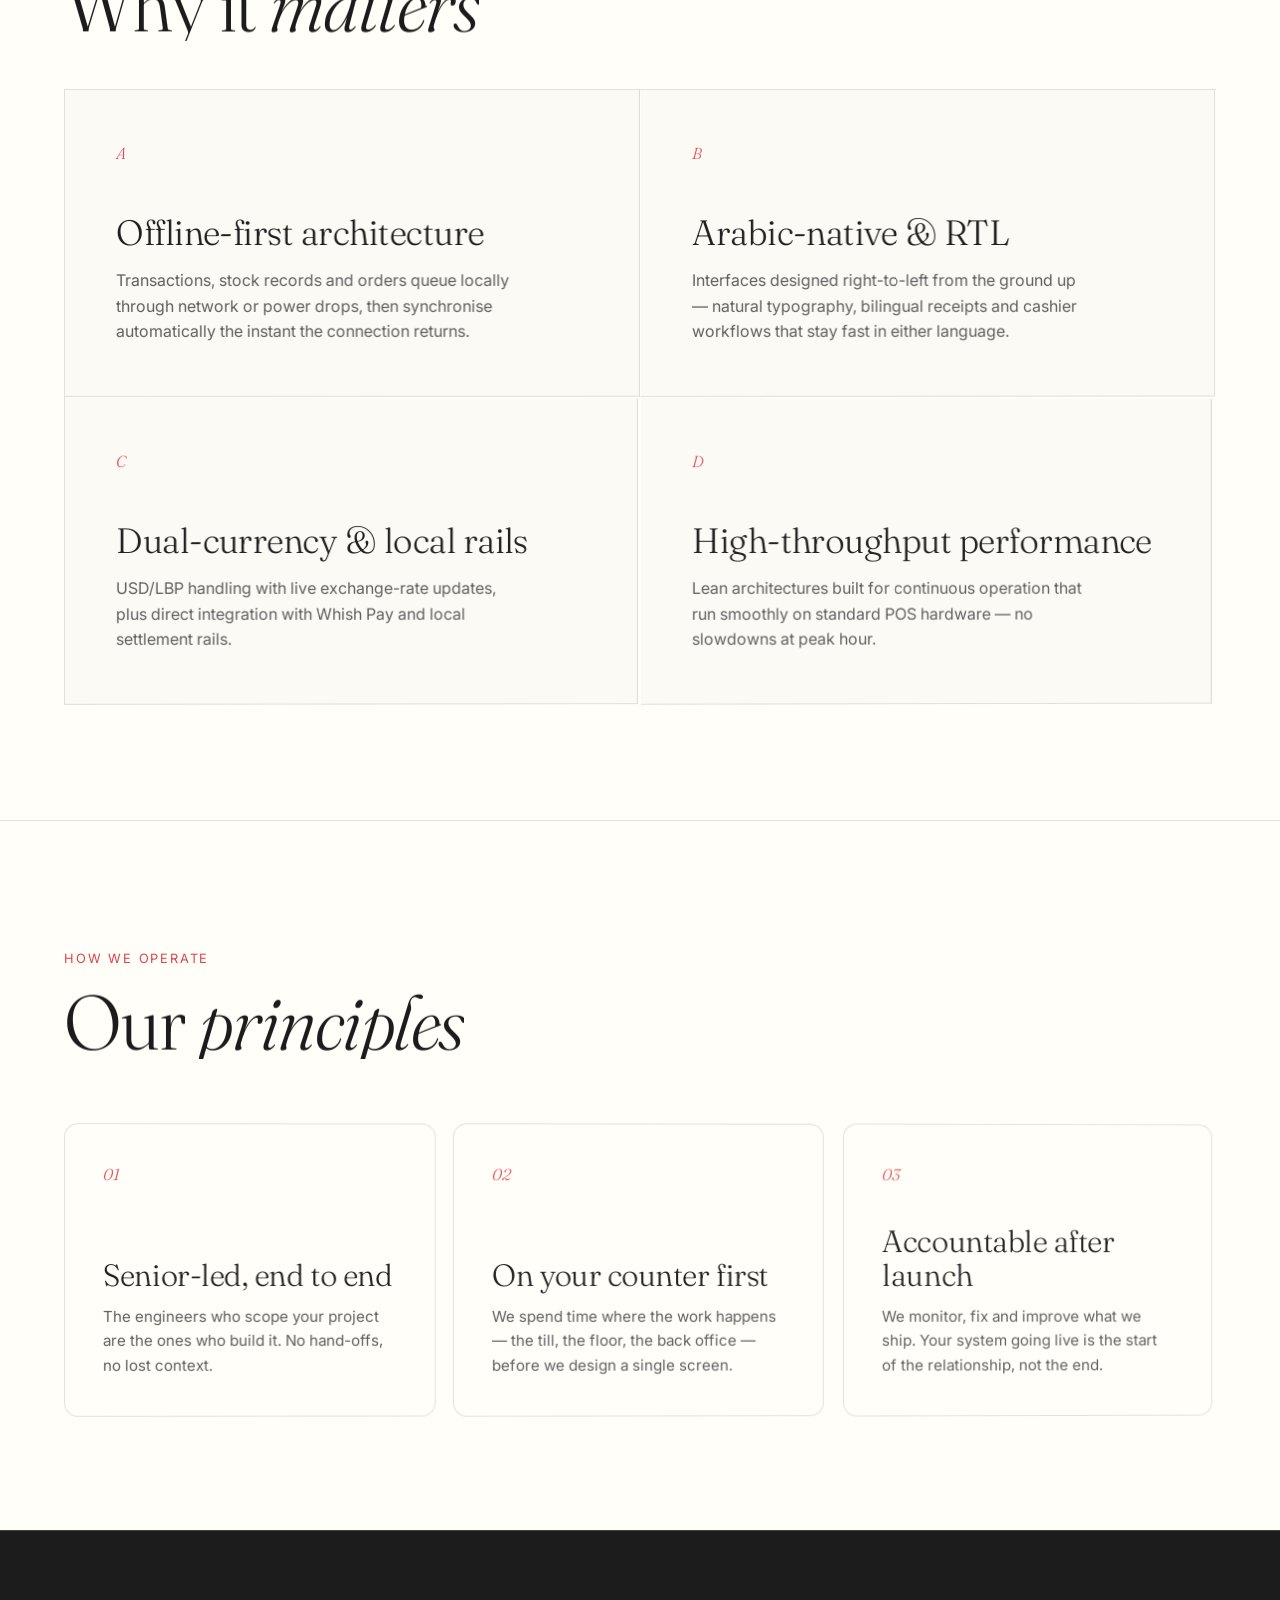
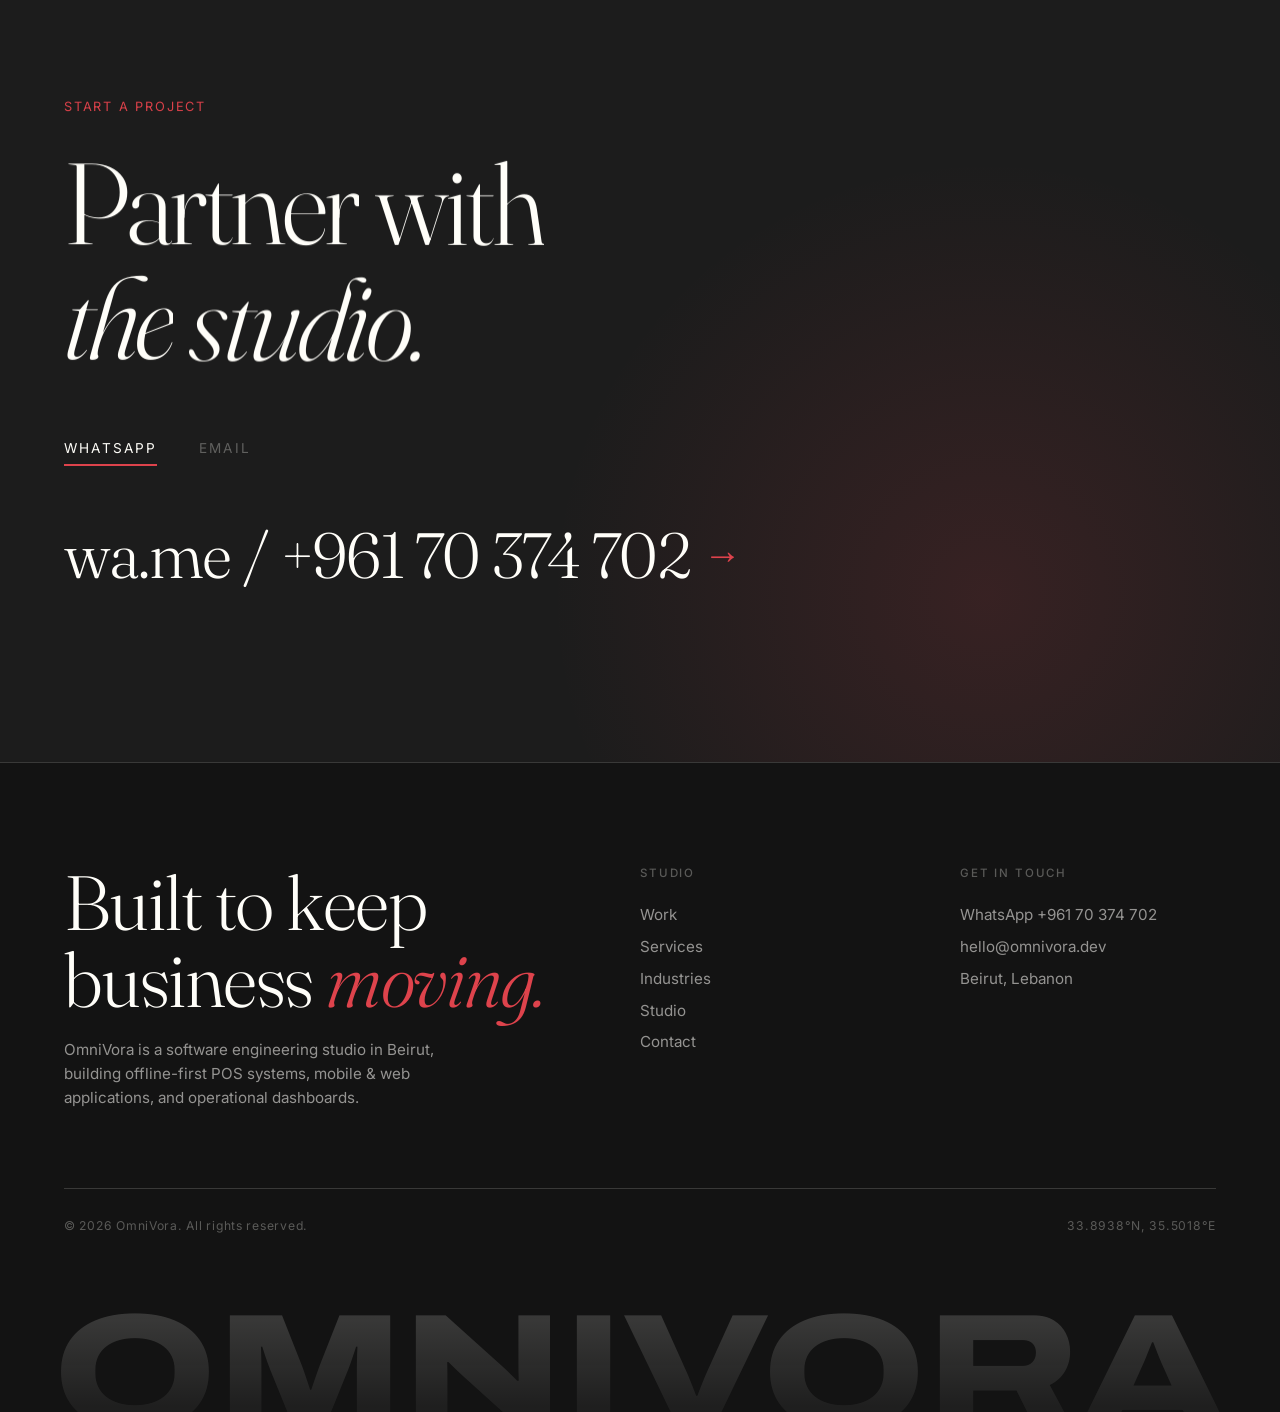
<file: site/studio.html>
<!DOCTYPE html>
<html lang="en" dir="ltr">
<head>
  <meta charset="UTF-8" />
  <meta name="viewport" content="width=device-width, initial-scale=1.0" />
  <title>Studio — OmniVora · Software Engineering in Beirut</title>
  <meta name="description" content="OmniVora is a software engineering studio in Beirut. Regional expertise in offline resilience, Arabic-native UI, dual-currency pricing and high-uptime systems." />
  <link rel="icon" type="image/svg+xml" href="assets/favicon.svg" />
  <link rel="canonical" href="https://omnivora.dev/studio.html" />
  <meta name="theme-color" content="#1c1c1c" />

  <meta property="og:type" content="website" />
  <meta property="og:url" content="https://omnivora.dev/studio.html" />
  <meta property="og:site_name" content="OmniVora" />
  <meta property="og:title" content="Studio — OmniVora · Software Engineering in Beirut" />
  <meta property="og:description" content="OmniVora is a software engineering studio in Beirut. Regional expertise in offline resilience, Arabic-native UI, dual-currency pricing and high-uptime systems." />
  <meta property="og:image" content="https://omnivora.dev/assets/og-preview.jpg" />
  <meta property="og:image:width" content="1200" />
  <meta property="og:image:height" content="630" />
  <meta name="twitter:card" content="summary_large_image" />
  <meta name="twitter:title" content="Studio — OmniVora · Software Engineering in Beirut" />
  <meta name="twitter:description" content="OmniVora is a software engineering studio in Beirut. Regional expertise in offline resilience, Arabic-native UI, dual-currency pricing and high-uptime systems." />
  <meta name="twitter:image" content="https://omnivora.dev/assets/og-preview.jpg" />

  <!-- Fonts: Fraunces (display) + Inter (UI/body) + IBM Plex Sans Arabic (Arabic names)
       + Archivo Expanded ExtraBold, subset to the logotype letters (OMNIVORA / OMVI) -->
  <link rel="preconnect" href="https://fonts.googleapis.com" />
  <link rel="preconnect" href="https://fonts.gstatic.com" crossorigin />
  <link href="https://fonts.googleapis.com/css2?family=Fraunces:ital,opsz,wght@0,9..144,300..600;1,9..144,300..600&family=Inter:wght@300;400;500;600&family=IBM+Plex+Sans+Arabic:wght@400;500&display=swap" rel="stylesheet" />
  <link href="https://fonts.googleapis.com/css2?family=Archivo:wdth,wght@125,800&text=OMNIVRA&display=swap" rel="stylesheet" />
  <link rel="stylesheet" href="css/home.css?v=688a9b35" />
</head>
<body data-page="studio">
  <a class="skip-link" href="#top">Skip to content</a>

  <header class="nav" id="nav">
    <a href="index.html" class="nav__brand" aria-label="OmniVora home">OMNIVORA<sup>•</sup></a>
    <nav class="nav__links" aria-label="Primary">
      <a href="work.html" class="nav__link">Work</a>
      <a href="services.html" class="nav__link">Services</a>
      <a href="industries.html" class="nav__link">Industries</a>
      <a href="studio.html" class="nav__link">Studio</a>
      <a href="contact.html" class="nav__link">Contact</a>
    </nav>
    <div class="nav__end">
      <a href="contact.html" class="nav__cta">Start a project <i>→</i></a>
      <button class="nav__menu" id="menuBtn" aria-label="Menu" aria-expanded="false" aria-controls="overlay">Menu</button>
    </div>
  </header>

  <nav class="overlay" id="overlay" aria-label="Menu">
    <a href="index.html">Home</a>
    <a href="work.html">Work</a>
    <a href="services.html">Services</a>
    <a href="industries.html">Industries</a>
    <a href="studio.html">Studio</a>
    <a href="contact.html">Contact</a>
    <div class="overlay__meta">Beirut, Lebanon — +961 70 374 702</div>
  </nav>

  <main id="top">
    <header class="phd">
      <canvas class="phd__3d" data-3d="globe" data-color="#262626" data-home="33.89,35.5" data-scale="1.1" aria-hidden="true"></canvas>
      <p class="phd__index" data-anim="rise">(05) — Studio</p>
      <h1 class="phd__title" data-anim="rise">Built for <em>here.</em></h1>
      <p class="phd__lede" data-anim="rise">A software engineering studio based in Beirut. We build high-reliability products for the operational realities of our region — and we stay accountable for them long after launch.</p>
    </header>

    <section class="manifesto">
      <p class="manifesto__idx" data-anim="rise">Our philosophy</p>
      <p class="manifesto__copy" data-anim="rise">Off-the-shelf software assumes one currency, stable power and a fast connection. We engineer for the real world: <em>dual-currency accounting</em>, native Arabic workflows, intermittent connectivity and local payment rails are core requirements — never afterthoughts.</p>
    </section>

    <section class="regd">
      <div class="regd__head">
        <p class="regd__kicker" data-anim="rise">Regional expertise</p>
        <h2 class="regd__h" data-anim="rise">Why it <em>matters</em></h2>
      </div>
      <div class="regd__grid">
        <article class="regd__card"><span class="regd__n">A</span><h3 class="regd__t">Offline-first architecture</h3><p class="regd__d">Transactions, stock records and orders queue locally through network or power drops, then synchronise automatically the instant the connection returns.</p></article>
        <article class="regd__card"><span class="regd__n">B</span><h3 class="regd__t">Arabic-native &amp; RTL</h3><p class="regd__d">Interfaces designed right-to-left from the ground up — natural typography, bilingual receipts and cashier workflows that stay fast in either language.</p></article>
        <article class="regd__card"><span class="regd__n">C</span><h3 class="regd__t">Dual-currency &amp; local rails</h3><p class="regd__d">USD/LBP handling with live exchange-rate updates, plus direct integration with Whish Pay and local settlement rails.</p></article>
        <article class="regd__card"><span class="regd__n">D</span><h3 class="regd__t">High-throughput performance</h3><p class="regd__d">Lean architectures built for continuous operation that run smoothly on standard POS hardware — no slowdowns at peak hour.</p></article>
      </div>
    </section>

    <section class="block">
      <div class="sec-head">
        <div>
          <p class="sec-head__kicker" data-anim="rise">How we operate</p>
          <h2 class="sec-head__title">Our <em>principles</em></h2>
        </div>
      </div>
      <div class="cards3">
        <article class="card"><span class="card__n">01</span><h3 class="card__t">Senior-led, end to end</h3><p class="card__d">The engineers who scope your project are the ones who build it. No hand-offs, no lost context.</p></article>
        <article class="card"><span class="card__n">02</span><h3 class="card__t">On your counter first</h3><p class="card__d">We spend time where the work happens — the till, the floor, the back office — before we design a single screen.</p></article>
        <article class="card"><span class="card__n">03</span><h3 class="card__t">Accountable after launch</h3><p class="card__d">We monitor, fix and improve what we ship. Your system going live is the start of the relationship, not the end.</p></article>
      </div>
    </section>

    <section class="contact" id="contact">
      <p class="contact__kicker" data-anim="rise">Start a project</p>
      <h2 class="contact__title" data-anim="rise">Partner with<br /><em>the studio.</em></h2>
      <div class="switch" role="tablist" aria-label="Contact method">
        <button data-tab="whatsapp" class="is-active" role="tab">WhatsApp</button>
        <button data-tab="email" role="tab">Email</button>
      </div>
      <div class="contact__reveal">
        <a class="contact__line is-shown" id="waLine" href="https://wa.me/96170374702?text=Hello%20OmniVora,%20I'd%20like%20to%20discuss%20a%20project." target="_blank" rel="noopener">wa.me / +961 70 374 702 <i>→</i></a>
        <a class="contact__line" id="emLine" href="mailto:hello@omnivora.dev">hello@omnivora.dev <i>→</i></a>
      </div>
    </section>
  </main>

  <footer class="footer">
    <div class="footer__top">
      <div class="footer__brand">
        <p class="footer__word">Built to keep business <em>moving.</em></p>
        <p class="footer__blurb">OmniVora is a software engineering studio in Beirut, building offline-first POS systems, mobile &amp; web applications, and operational dashboards.</p>
      </div>
      <nav class="footer__col" aria-label="Footer">
        <h4>Studio</h4>
        <a href="work.html">Work</a><a href="services.html">Services</a><a href="industries.html">Industries</a><a href="studio.html">Studio</a><a href="contact.html">Contact</a>
      </nav>
      <div class="footer__col">
        <h4>Get in touch</h4>
        <a href="https://wa.me/96170374702" target="_blank" rel="noopener">WhatsApp +961 70 374 702</a>
        <a href="mailto:hello@omnivora.dev">hello@omnivora.dev</a>
        <span>Beirut, Lebanon</span>
      </div>
    </div>
    <div class="footer__bottom">
      <span>© 2026 OmniVora. All rights reserved.</span>
      <span>33.8938°N, 35.5018°E</span>
    </div>
    <div class="footer__mark" aria-hidden="true"><span>OMNIVORA</span></div>
  </footer>

  <script src="vendor/gsap.min.js"></script>
  <script src="vendor/ScrollTrigger.min.js"></script>
  <script src="js/home.js?v=4f1db732"></script>
  <script src="js/scene3d.js?v=e02288bc"></script>
</body>
</html>
</file>
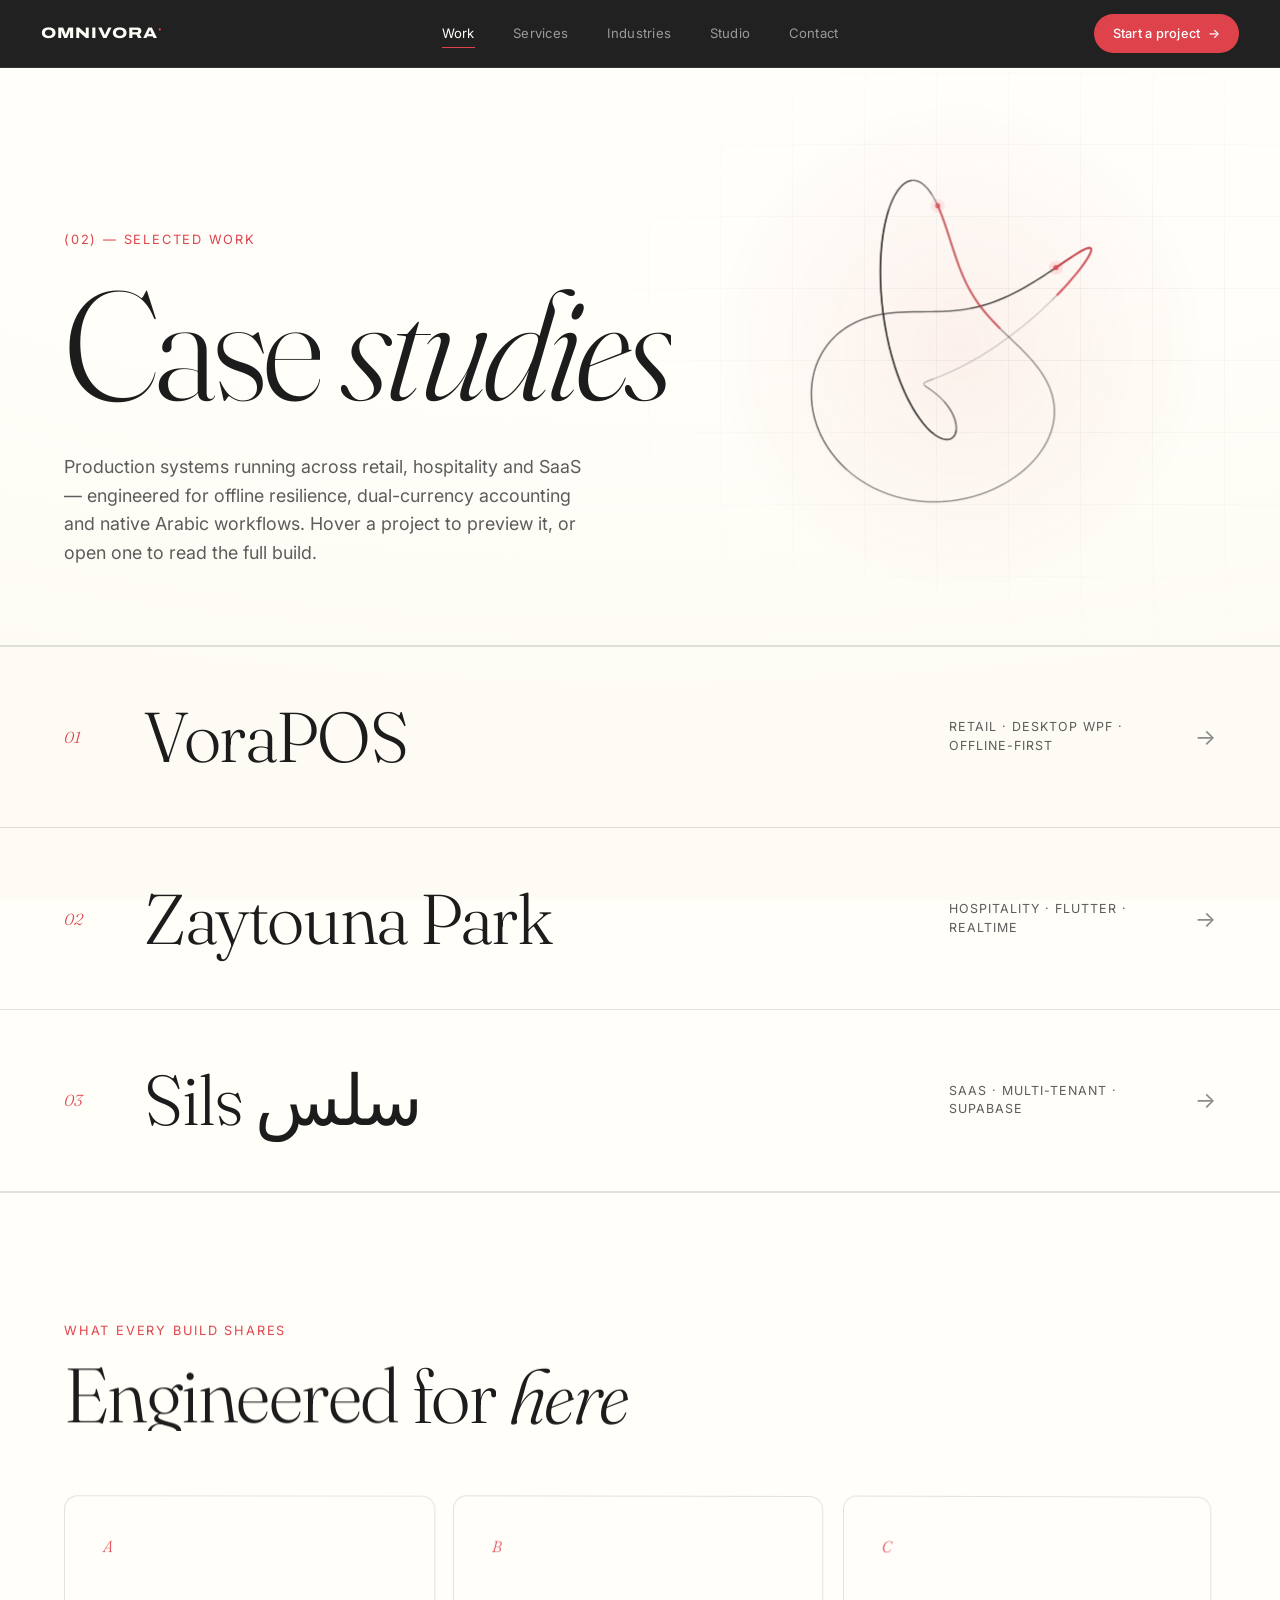
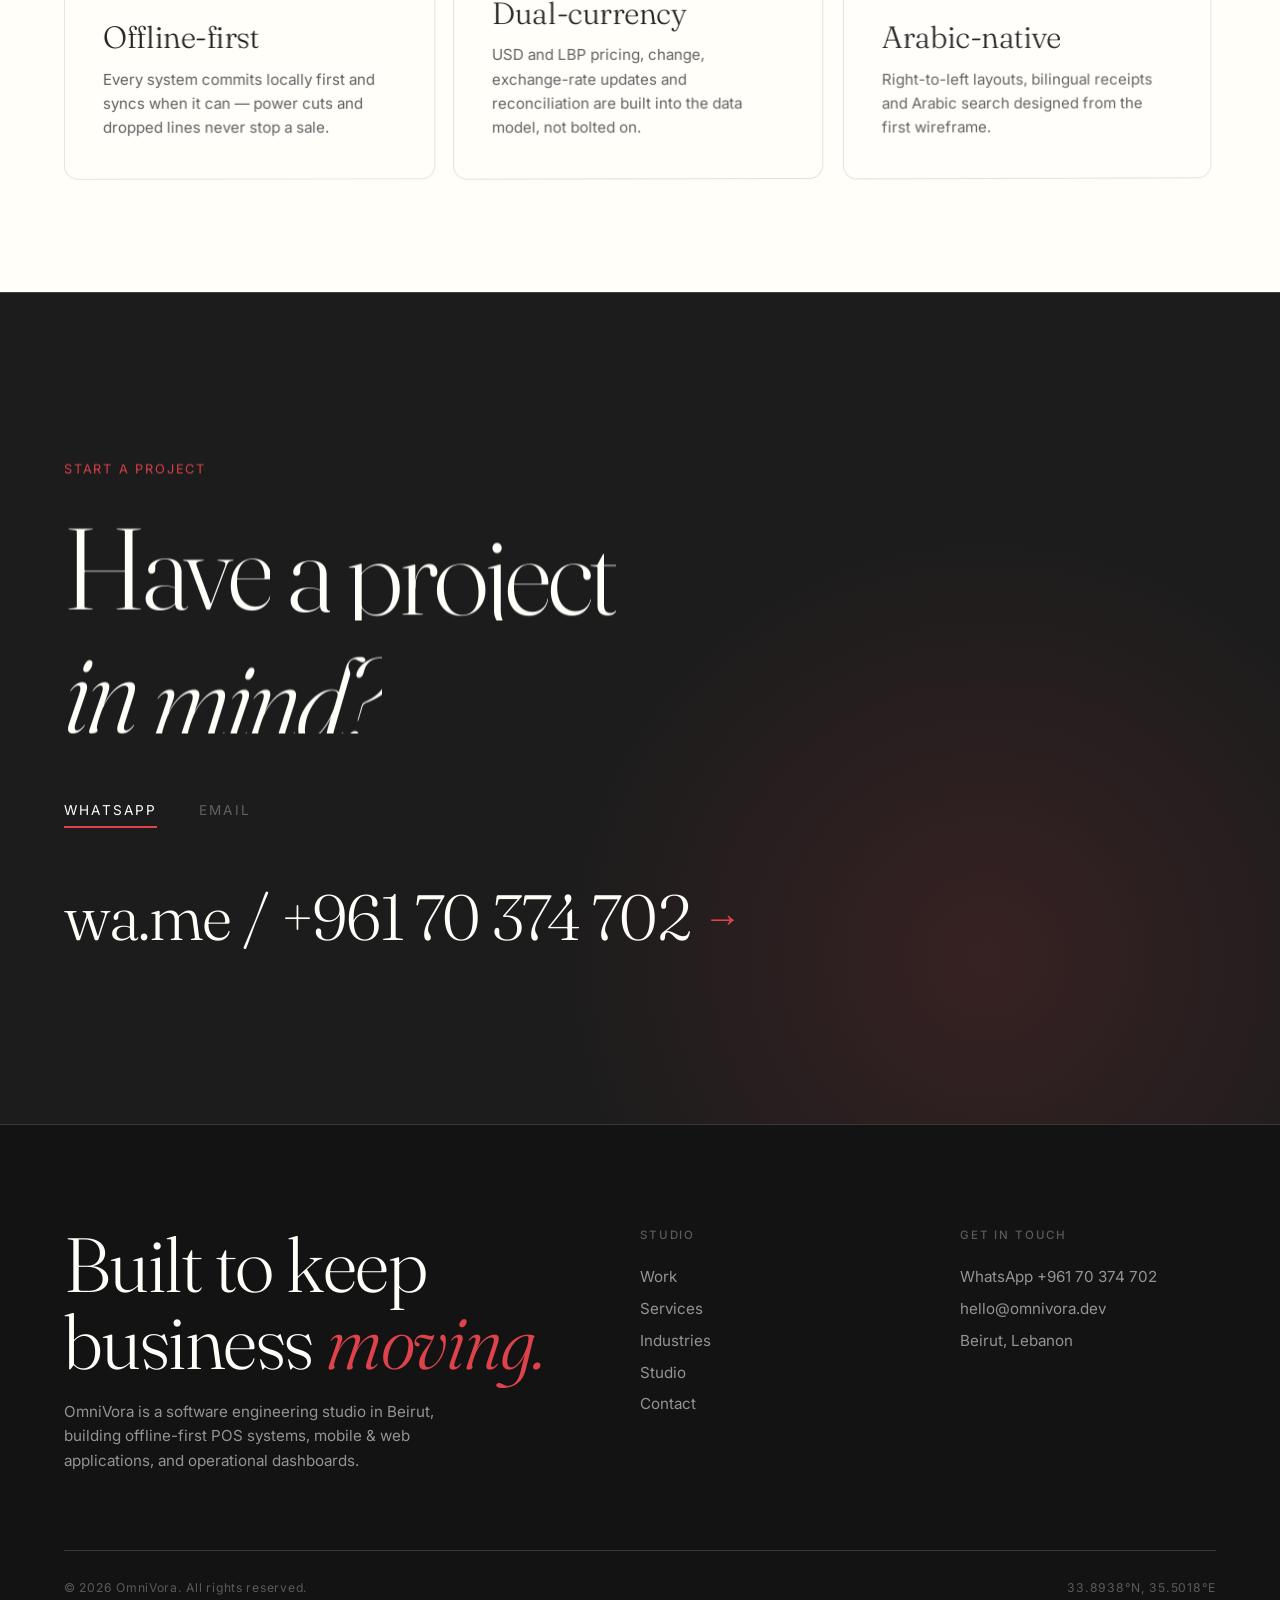
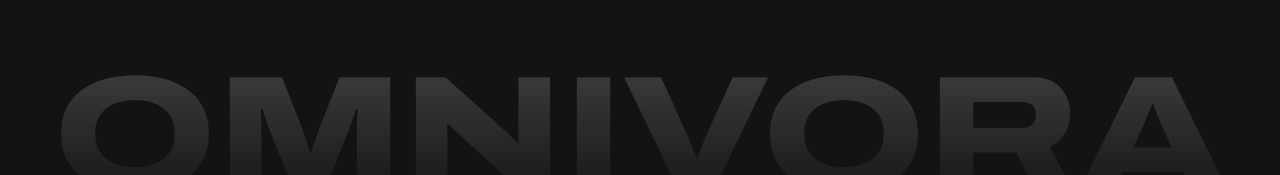
<file: site/work.html>
<!DOCTYPE html>
<html lang="en" dir="ltr">
<head>
  <meta charset="UTF-8" />
  <meta name="viewport" content="width=device-width, initial-scale=1.0" />
  <title>Work &amp; Case Studies — OmniVora</title>
  <meta name="description" content="Production systems engineered by OmniVora: VoraPOS, Zaytouna Park and Sils — offline-first POS, real-time hospitality and multi-tenant retail SaaS." />
  <link rel="icon" type="image/svg+xml" href="assets/favicon.svg" />
  <link rel="canonical" href="https://omnivora.dev/work.html" />
  <meta name="theme-color" content="#1c1c1c" />

  <meta property="og:type" content="website" />
  <meta property="og:url" content="https://omnivora.dev/work.html" />
  <meta property="og:site_name" content="OmniVora" />
  <meta property="og:title" content="Work &amp; Case Studies — OmniVora" />
  <meta property="og:description" content="Production systems engineered by OmniVora: VoraPOS, Zaytouna Park and Sils — offline-first POS, real-time hospitality and multi-tenant retail SaaS." />
  <meta property="og:image" content="https://omnivora.dev/assets/og-preview.jpg" />
  <meta property="og:image:width" content="1200" />
  <meta property="og:image:height" content="630" />
  <meta name="twitter:card" content="summary_large_image" />
  <meta name="twitter:title" content="Work &amp; Case Studies — OmniVora" />
  <meta name="twitter:description" content="Production systems engineered by OmniVora: VoraPOS, Zaytouna Park and Sils — offline-first POS, real-time hospitality and multi-tenant retail SaaS." />
  <meta name="twitter:image" content="https://omnivora.dev/assets/og-preview.jpg" />

  <!-- Fonts: Fraunces (display) + Inter (UI/body) + IBM Plex Sans Arabic (Arabic names)
       + Archivo Expanded ExtraBold, subset to the logotype letters (OMNIVORA / OMVI) -->
  <link rel="preconnect" href="https://fonts.googleapis.com" />
  <link rel="preconnect" href="https://fonts.gstatic.com" crossorigin />
  <link href="https://fonts.googleapis.com/css2?family=Fraunces:ital,opsz,wght@0,9..144,300..600;1,9..144,300..600&family=Inter:wght@300;400;500;600&family=IBM+Plex+Sans+Arabic:wght@400;500&display=swap" rel="stylesheet" />
  <link href="https://fonts.googleapis.com/css2?family=Archivo:wdth,wght@125,800&text=OMNIVRA&display=swap" rel="stylesheet" />
  <link rel="stylesheet" href="css/home.css?v=688a9b35" />
</head>
<body data-page="work">
  <a class="skip-link" href="#top">Skip to content</a>

  <header class="nav" id="nav">
    <a href="index.html" class="nav__brand" aria-label="OmniVora home">OMNIVORA<sup>•</sup></a>
    <nav class="nav__links" aria-label="Primary">
      <a href="work.html" class="nav__link">Work</a>
      <a href="services.html" class="nav__link">Services</a>
      <a href="industries.html" class="nav__link">Industries</a>
      <a href="studio.html" class="nav__link">Studio</a>
      <a href="contact.html" class="nav__link">Contact</a>
    </nav>
    <div class="nav__end">
      <a href="contact.html" class="nav__cta">Start a project <i>→</i></a>
      <button class="nav__menu" id="menuBtn" aria-label="Menu" aria-expanded="false" aria-controls="overlay">Menu</button>
    </div>
  </header>

  <nav class="overlay" id="overlay" aria-label="Menu">
    <a href="index.html">Home</a>
    <a href="work.html">Work</a>
    <a href="services.html">Services</a>
    <a href="industries.html">Industries</a>
    <a href="studio.html">Studio</a>
    <a href="contact.html">Contact</a>
    <div class="overlay__meta">Beirut, Lebanon — +961 70 374 702</div>
  </nav>

  <main id="top">
    <header class="phd">
      <canvas class="phd__3d" data-3d="knot" data-color="#262626" aria-hidden="true"></canvas>
      <p class="phd__index" data-anim="rise">(02) — Selected work</p>
      <h1 class="phd__title" data-anim="rise">Case <em>studies</em></h1>
      <p class="phd__lede" data-anim="rise">Production systems running across retail, hospitality and SaaS — engineered for offline resilience, dual-currency accounting and native Arabic workflows. Hover a project to preview it, or open one to read the full build.</p>
    </header>

    <section class="wlist" id="work" aria-label="Selected work">
      <a class="witem" href="case-vorapos.html" data-img="assets/work-vorapos.jpg">
        <span class="witem__idx">01</span>
        <span class="witem__title">VoraPOS</span>
        <span class="witem__meta">Retail · Desktop WPF · Offline-first</span>
        <span class="witem__arrow">→</span>
      </a>
      <a class="witem" href="case-zaytouna.html" data-img="assets/work-zaytouna.jpg">
        <span class="witem__idx">02</span>
        <span class="witem__title">Zaytouna Park</span>
        <span class="witem__meta">Hospitality · Flutter · Realtime</span>
        <span class="witem__arrow">→</span>
      </a>
      <a class="witem" href="case-sils.html" data-img="assets/work-sils.jpg">
        <span class="witem__idx">03</span>
        <span class="witem__title">Sils <span class="ar" dir="rtl">سلس</span></span>
        <span class="witem__meta">SaaS · Multi-tenant · Supabase</span>
        <span class="witem__arrow">→</span>
      </a>
      <div class="wpreview" aria-hidden="true"><img alt="" /></div>
    </section>

    <section class="block">
      <div class="sec-head">
        <div>
          <p class="sec-head__kicker" data-anim="rise">What every build shares</p>
          <h2 class="sec-head__title">Engineered for <em>here</em></h2>
        </div>
      </div>
      <div class="cards3">
        <article class="card"><span class="card__n">A</span><h3 class="card__t">Offline-first</h3><p class="card__d">Every system commits locally first and syncs when it can — power cuts and dropped lines never stop a sale.</p></article>
        <article class="card"><span class="card__n">B</span><h3 class="card__t">Dual-currency</h3><p class="card__d">USD and LBP pricing, change, exchange-rate updates and reconciliation are built into the data model, not bolted on.</p></article>
        <article class="card"><span class="card__n">C</span><h3 class="card__t">Arabic-native</h3><p class="card__d">Right-to-left layouts, bilingual receipts and Arabic search designed from the first wireframe.</p></article>
      </div>
    </section>

    <section class="contact" id="contact">
      <p class="contact__kicker" data-anim="rise">Start a project</p>
      <h2 class="contact__title" data-anim="rise">Have a project<br /><em>in mind?</em></h2>
      <div class="switch" role="tablist" aria-label="Contact method">
        <button data-tab="whatsapp" class="is-active" role="tab">WhatsApp</button>
        <button data-tab="email" role="tab">Email</button>
      </div>
      <div class="contact__reveal">
        <a class="contact__line is-shown" id="waLine" href="https://wa.me/96170374702?text=Hello%20OmniVora,%20I'd%20like%20to%20discuss%20a%20project." target="_blank" rel="noopener">wa.me / +961 70 374 702 <i>→</i></a>
        <a class="contact__line" id="emLine" href="mailto:hello@omnivora.dev">hello@omnivora.dev <i>→</i></a>
      </div>
    </section>
  </main>

  <footer class="footer">
    <div class="footer__top">
      <div class="footer__brand">
        <p class="footer__word">Built to keep business <em>moving.</em></p>
        <p class="footer__blurb">OmniVora is a software engineering studio in Beirut, building offline-first POS systems, mobile &amp; web applications, and operational dashboards.</p>
      </div>
      <nav class="footer__col" aria-label="Footer">
        <h4>Studio</h4>
        <a href="work.html">Work</a><a href="services.html">Services</a><a href="industries.html">Industries</a><a href="studio.html">Studio</a><a href="contact.html">Contact</a>
      </nav>
      <div class="footer__col">
        <h4>Get in touch</h4>
        <a href="https://wa.me/96170374702" target="_blank" rel="noopener">WhatsApp +961 70 374 702</a>
        <a href="mailto:hello@omnivora.dev">hello@omnivora.dev</a>
        <span>Beirut, Lebanon</span>
      </div>
    </div>
    <div class="footer__bottom">
      <span>© 2026 OmniVora. All rights reserved.</span>
      <span>33.8938°N, 35.5018°E</span>
    </div>
    <div class="footer__mark" aria-hidden="true"><span>OMNIVORA</span></div>
  </footer>

  <script src="vendor/gsap.min.js"></script>
  <script src="vendor/ScrollTrigger.min.js"></script>
  <script src="js/home.js?v=4f1db732"></script>
  <script src="js/scene3d.js?v=e02288bc"></script>
</body>
</html>
</file>
<file: site/css/home.css>
/* ══════════════════════════════════════════════════
   OmniVora — Editorial Cream & Charcoal
   Light cream base (#fffef9) alternating with full-bleed
   charcoal (#333) sections, crimson accent, and restrained
   grey type — a clean, premium studio aesthetic.
   ══════════════════════════════════════════════════ */

:root {
  --cream: #fffef9;
  /* page base / light section background */
  --paper: #f5f3ec;
  /* subtle off-cream surface for cards */
  --charcoal: #1c1c1c;
  /* dark section background + primary text on cream */
  --charcoal-2: #131313;
  /* slightly deeper charcoal for footer separation */
  --grey: #5c5c5c;
  /* secondary text on cream */
  --grey-2: #8c8c8c;
  /* muted / tertiary on cream */
  --cream-muted: rgba(255, 254, 249, 0.55);
  /* secondary text on charcoal */
  --cream-ghost: rgba(255, 254, 249, 0.3);
  /* tertiary text on charcoal */
  --white: #ffffff;

  --accent: #de434c;
  /* crimson */
  --accent-blue: #0099ff;
  /* secondary highlight */
  --accent-soft: rgba(222, 67, 76, 0.08);

  --hair: rgba(51, 51, 51, 0.14);
  /* hairline borders on cream */
  --hair-dark: rgba(255, 254, 249, 0.16);
  /* hairline borders on charcoal */

  --serif: "Fraunces", "Times New Roman", serif;
  --sans: "Inter", system-ui, sans-serif;
  --e4: cubic-bezier(0.16, 1, 0.3, 1);
  --gutter: clamp(1.25rem, 5vw, 6.5rem);
}

* {
  margin: 0;
  padding: 0;
  box-sizing: border-box;
}

html {
  -webkit-font-smoothing: antialiased;
  text-rendering: optimizeLegibility;
  background: var(--cream);
  color-scheme: light;
}

body {
  background: radial-gradient(ellipse 140% 90% at 50% -10%, #fffefc 0%, #fffef9 55%, #fdfbf3 100%);
  background-attachment: fixed;
  color: var(--charcoal);
  font-family: var(--sans);
  font-weight: 400;
  line-height: 1.5;
  overflow-x: hidden;
  cursor: none;
  min-height: 100vh;
}

@media (hover: none),
(pointer: coarse) {
  body {
    cursor: auto;
  }

  .cursor {
    display: none !important;
  }
}

a {
  color: inherit;
  text-decoration: none;
}

::selection {
  background: var(--accent);
  color: #ffffff;
}

img,
video {
  display: block;
  max-width: 100%;
}

html.lenis,
html.lenis body {
  height: auto;
}

.lenis.lenis-smooth {
  scroll-behavior: auto !important;
}

.lenis.lenis-stopped {
  overflow: hidden;
}

.accent {
  color: var(--accent);
}

/* ---------- JS-fail safe ---------- */
.no-gsap [data-anim],
.no-gsap .hero__title .w,
.no-gsap .sig__item,
.no-gsap .proj__media-inner,
.no-gsap .hpanel__line,
.no-gsap [data-stagger]>* {
  opacity: 1 !important;
  transform: none !important;
  filter: none !important;
  clip-path: none !important;
}

/* ---------- CURSOR (thin crimson ring) ---------- */
.cursor {
  position: fixed;
  inset: 0;
  z-index: 999;
  pointer-events: none;
}

.cursor__ring {
  position: fixed;
  top: 0;
  left: 0;
  width: 20px;
  height: 20px;
  border-radius: 50%;
  border: 1.5px solid var(--accent);
  transform: translate(-50%, -50%);
  transition: width .35s var(--e4), height .35s var(--e4), background .35s var(--e4), border-color .35s var(--e4);
}

.cursor.is-hover .cursor__ring {
  width: 56px;
  height: 56px;
  background: var(--accent-soft);
  border-color: var(--accent);
}

/* ---------- NAV (slim edge-to-edge bar; see-through over the home hero) ---------- */
.nav {
  position: fixed;
  top: 0;
  left: 0;
  right: 0;
  z-index: 100;
  display: grid;
  grid-template-columns: 1fr auto 1fr;
  align-items: center;
  gap: 1.5rem;
  height: 68px;
  padding: 0 clamp(1.25rem, 3.2vw, 3rem);
  color: var(--cream);
  background: rgba(20, 20, 20, 0.94);
  border-bottom: 1px solid rgba(255, 254, 249, 0.08);
  transition: transform .5s var(--e4), background .4s var(--e4), border-color .4s var(--e4), opacity .8s var(--e4);
}

/* home page, at the top: the bar dissolves into the hero */
body:not([data-page]) .nav:not(.is-scrolled) {
  background: linear-gradient(180deg, rgba(14, 14, 14, 0.7), rgba(14, 14, 14, 0)) no-repeat;
  border-bottom-color: transparent;
}

.nav.is-scrolled {
  background: rgba(18, 18, 18, 0.94);
}

.nav.is-hidden {
  transform: translateY(-170%);
}

.nav__end {
  display: flex;
  align-items: center;
  justify-content: flex-end;
  gap: 1.1rem;
}

.nav__cta {
  display: inline-flex;
  align-items: center;
  gap: 0.5rem;
  padding: 0.6rem 1.15rem;
  border-radius: 999px;
  background: var(--accent);
  color: #ffffff;
  font-size: 0.8rem;
  font-weight: 500;
  letter-spacing: 0.02em;
  white-space: nowrap;
  cursor: none;
  transition: background .3s var(--e4), box-shadow .3s var(--e4);
}

.nav__cta i {
  font-style: normal;
  transition: transform .4s var(--e4);
}

.nav__cta:hover {
  background: #c9343d;
  box-shadow: 0 10px 26px -8px rgba(222, 67, 76, 0.7);
}

.nav__cta:hover i {
  transform: translateX(3px);
}

@media (max-width: 480px) {
  .nav__cta {
    display: none;
  }
}

.nav__brand {
  justify-self: start;
  font-family: var(--sans);
  font-weight: 600;
  letter-spacing: 0.14em;
  font-size: 0.92rem;
  color: var(--cream);
}

.nav__brand sup {
  font-size: 0.5em;
  letter-spacing: 0;
  color: var(--accent);
}

.nav__links {
  display: flex;
  gap: 2.4rem;
  align-items: center;
}

.nav__link {
  font-size: 0.82rem;
  letter-spacing: 0.02em;
  position: relative;
  color: var(--cream-muted);
  transition: color .3s var(--e4);
}

.nav__link:hover,
.nav__link.is-active {
  color: var(--cream);
}

.nav__link::after {
  content: "";
  position: absolute;
  left: 0;
  bottom: -5px;
  width: 100%;
  height: 1.5px;
  background: var(--accent);
  transform: scaleX(0);
  transform-origin: right;
  transition: transform .5s var(--e4);
}

.nav__link:hover::after,
.nav__link.is-active::after {
  transform: scaleX(1);
  transform-origin: left;
}

.nav__menu {
  display: none;
  padding: 0 0.9rem 0 0.4rem;
  font-size: 0.78rem;
  letter-spacing: 0.16em;
  text-transform: uppercase;
  background: none;
  border: none;
  color: var(--cream);
  cursor: none;
}

@media (max-width: 820px) {
  .nav__links {
    display: none;
  }

  .nav__menu {
    display: block;
    padding-right: 0;
  }

  .nav {
    grid-template-columns: 1fr auto;
    height: 60px;
  }
}

.overlay {
  position: fixed;
  inset: 0;
  z-index: 95;
  background: rgba(18, 18, 18, 0.97);
  color: var(--cream);
  display: flex;
  flex-direction: column;
  justify-content: center;
  gap: 0.3rem;
  padding: var(--gutter);
  clip-path: inset(0 0 100% 0);
  transition: clip-path .8s var(--e4);
}

.overlay.is-open {
  clip-path: inset(0 0 0% 0);
}

.overlay a {
  font-family: var(--serif);
  font-weight: 300;
  font-optical-sizing: auto;
  font-size: clamp(2.6rem, 12vw, 5.5rem);
  letter-spacing: -0.02em;
  line-height: 1.08;
  color: var(--cream);
  transition: color .3s var(--e4), transform .3s var(--e4);
}

.overlay a:hover {
  color: var(--accent);
  font-style: italic;
  transform: translateX(8px);
}

.overlay__meta {
  margin-top: 2.2rem;
  color: var(--cream-muted);
  font-size: 0.85rem;
  letter-spacing: 0.04em;
}

/* ══════════════════ HERO (charcoal, cream serif headline) ══════════════════ */
.hero {
  min-height: 100svh;
  display: flex;
  flex-direction: column;
  justify-content: space-between;
  gap: clamp(1.8rem, 4vh, 3rem);
  padding: clamp(6.8rem, 14vh, 9rem) var(--gutter) 1.8rem;
  position: relative;
  overflow: hidden;
  background: radial-gradient(ellipse 75% 70% at 72% 45%, #2c2c2c 0%, #1d1d1d 45%, #141414 100%);
}

/* engineering grid, fading out from behind the globe */
.hero::before {
  content: "";
  position: absolute;
  inset: 0;
  z-index: 0;
  background-image:
    linear-gradient(rgba(255, 254, 249, 0.04) 1px, transparent 1px),
    linear-gradient(90deg, rgba(255, 254, 249, 0.04) 1px, transparent 1px);
  background-size: 72px 72px;
  -webkit-mask-image: radial-gradient(ellipse 60% 70% at 70% 45%, #000 15%, transparent 75%);
  mask-image: radial-gradient(ellipse 60% 70% at 70% 45%, #000 15%, transparent 75%);
  pointer-events: none;
}

.hero__3d {
  position: absolute;
  top: 0;
  right: -6vw;
  width: 64%;
  height: 100%;
  z-index: 1;
  pointer-events: none;
}

@media (max-width: 900px) {
  .hero__3d {
    top: 18%;
    right: -30vw;
    width: 125vw;
    opacity: 0.3;
  }
}

.hero__video {
  position: absolute;
  inset: 0;
  width: 100%;
  height: 100%;
  object-fit: cover;
  z-index: 0;
  opacity: 0;
  pointer-events: none;
  transition: opacity .6s var(--e4);
}

.hero__scrim {
  position: absolute;
  inset: 0;
  z-index: 1;
  opacity: 0;
  pointer-events: none;
  transition: opacity .6s var(--e4);
  background: linear-gradient(180deg, rgba(51, 51, 51, 0.62) 0%, rgba(51, 51, 51, 0.32) 42%, rgba(31, 31, 31, 0.88) 100%);
}

.hero__inner {
  position: relative;
  z-index: 2;
  max-width: min(62rem, 60%);
}

@media (max-width: 900px) {
  .hero__inner {
    max-width: none;
  }
}

.hero__cta {
  display: flex;
  flex-wrap: wrap;
  gap: 0.8rem;
  margin-top: clamp(2rem, 3.4vw, 2.8rem);
}

.hero__foot {
  position: relative;
  z-index: 2;
}

.hero.is-video .hero__video,
.hero.is-video .hero__scrim {
  opacity: 1;
}

.hero.is-video .hero__title {
  color: var(--cream);
}

.hero.is-video .hero__eyebrow,
.hero.is-video .hero__sub,
.hero.is-video .hero__foot-item,
.hero.is-video .hero__cue {
  color: rgba(255, 254, 249, 0.85);
}

.hero.is-video .hero__foot-item b {
  color: var(--cream);
}

.hero.is-video .hero__cue i {
  background: rgba(255, 254, 249, 0.4);
}

.hero__eyebrow {
  display: inline-flex;
  align-items: center;
  gap: 0.75rem;
  font-size: 0.82rem;
  letter-spacing: 0.05em;
  color: var(--cream-muted);
  margin-bottom: clamp(1.6rem, 4vh, 2.8rem);
  padding: 0.45rem 1.15rem;
  border-radius: 999px;
  background: rgba(255, 254, 249, 0.07);
  border: 1px solid rgba(255, 254, 249, 0.16);
}

.hero__eyebrow i {
  width: 7px;
  height: 7px;
  border-radius: 50%;
  background: var(--accent);
  display: inline-block;
  position: relative;
}

.hero__eyebrow i::after {
  content: "";
  position: absolute;
  inset: -3px;
  border-radius: 50%;
  border: 1px solid var(--accent);
  animation: live-pulse 2.2s cubic-bezier(0.24, 0, 0.38, 1) infinite;
}

@keyframes live-pulse {
  0% {
    transform: scale(1);
    opacity: 0.9;
  }

  100% {
    transform: scale(2.6);
    opacity: 0;
  }
}

.hero__title {
  font-family: var(--serif);
  font-weight: 300;
  font-optical-sizing: auto;
  font-size: clamp(2.8rem, 7.4vw, 7.6rem);
  line-height: 0.98;
  letter-spacing: -0.025em;
  max-width: 11ch;
  color: var(--cream);
}

.hero__title em {
  font-style: italic;
}

.hero__title .accent {
  color: var(--accent);
}

.hero__title .w {
  display: inline-block;
  opacity: 0;
  will-change: transform, filter;
}

.hero__title .w.sp {
  width: 0.3em;
}

.hero__sub {
  margin-top: clamp(1.8rem, 3vw, 2.6rem);
  max-width: 46ch;
  color: var(--cream-muted);
  font-size: clamp(1rem, 1.35vw, 1.22rem);
  line-height: 1.55;
}

.hero__foot {
  display: flex;
  justify-content: space-between;
  align-items: flex-end;
  gap: 2rem;
  flex-wrap: wrap;
}

.hero__foot-item {
  font-size: 0.76rem;
  letter-spacing: 0.1em;
  text-transform: uppercase;
  color: var(--cream-muted);
}

.hero__foot-item b {
  color: var(--cream);
  font-weight: 600;
}

.hero__cue {
  display: flex;
  align-items: center;
  gap: 0.7rem;
  font-size: 0.72rem;
  letter-spacing: 0.16em;
  text-transform: uppercase;
  color: var(--cream-muted);
}

.hero__cue i {
  width: 44px;
  height: 1px;
  background: rgba(255, 254, 249, 0.22);
  position: relative;
  overflow: hidden;
}

.hero__cue i::after {
  content: "";
  position: absolute;
  inset: 0;
  background: var(--accent);
  animation: cue 2.6s var(--e4) infinite;
}

@keyframes cue {
  0% {
    transform: translateX(-100%)
  }

  60%,
  100% {
    transform: translateX(100%)
  }
}

/* ══════════════════ STATEMENT (cream) ══════════════════ */
.statement {
  padding: clamp(6rem, 16vw, 13rem) var(--gutter);
  position: relative;
}

.statement__line {
  font-family: var(--serif);
  font-weight: 300;
  font-optical-sizing: auto;
  font-size: clamp(2.2rem, 6.4vw, 6rem);
  line-height: 1.05;
  letter-spacing: -0.03em;
  max-width: 18ch;
  color: var(--charcoal);
}

.statement__line em {
  font-style: italic;
}

/* ══════════════════ SIGNAL STRIP (cream) ══════════════════ */
.signal {
  display: grid;
  grid-template-columns: repeat(3, minmax(0, 1fr));
  border-top: 1px solid var(--hair);
  border-bottom: 1px solid var(--hair);
}

.sig__item {
  padding: clamp(2.6rem, 5vw, 4.6rem) var(--gutter);
  border-right: 1px solid var(--hair);
  transition: background .4s var(--e4);
  position: relative;
}

.sig__item:last-child {
  border-right: none;
}

.sig__item:hover {
  background: rgba(51, 51, 51, 0.025);
}

.sig__num {
  font-family: var(--serif);
  font-style: italic;
  font-weight: 300;
  font-optical-sizing: auto;
  font-size: clamp(2.4rem, 4.6vw, 4.6rem);
  letter-spacing: -0.02em;
  line-height: 0.95;
  color: var(--charcoal);
}

.sig__num b {
  font-style: normal;
  color: var(--accent);
  font-weight: 300;
}

.sig__label {
  margin-top: 1rem;
  font-size: 0.76rem;
  letter-spacing: 0.1em;
  text-transform: uppercase;
  color: var(--grey);
  max-width: 26ch;
}

@media (max-width: 800px) {
  .signal {
    grid-template-columns: 1fr;
  }

  .sig__item {
    border-right: none;
    border-bottom: 1px solid var(--hair);
  }

  .sig__item:last-child {
    border-bottom: none;
  }
}

/* ══════════════════ MARQUEE (charcoal band) ══════════════════ */
.marquee {
  overflow: hidden;
  border-top: 1px solid var(--hair-dark);
  border-bottom: 1px solid var(--hair-dark);
  padding: clamp(1rem, 2.4vw, 1.8rem) 0;
  white-space: nowrap;
  background: var(--charcoal);
}

.marquee__track {
  display: inline-flex;
  white-space: nowrap;
  will-change: transform;
}

.marquee__group {
  display: inline-block;
  font-family: var(--serif);
  font-style: italic;
  font-weight: 300;
  font-optical-sizing: auto;
  font-size: clamp(1.4rem, 3vw, 2.6rem);
  letter-spacing: -0.01em;
  color: var(--cream);
  padding-right: 0.3em;
}

.marquee__group i {
  font-style: normal;
  color: var(--accent);
  margin: 0 0.5em;
}

/* ══════════════════ WORK (cream, photos kept as-is) ══════════════════ */
.work {
  padding: clamp(4rem, 10vw, 9rem) 0;
}

.work__head {
  padding: 0 var(--gutter) clamp(2.5rem, 5vw, 4rem);
  display: flex;
  justify-content: space-between;
  align-items: baseline;
  gap: 1rem;
}

.work__kicker {
  font-size: 0.8rem;
  letter-spacing: 0.14em;
  text-transform: uppercase;
  color: var(--grey);
}

.work__kicker b {
  color: var(--accent);
  font-weight: 500;
}

.work__count {
  font-family: var(--serif);
  font-style: italic;
  font-weight: 300;
  color: var(--grey);
}

.proj {
  display: grid;
  grid-template-columns: 46% 54%;
  align-items: center;
  gap: clamp(2.4rem, 5vw, 5.5rem);
  padding: clamp(3rem, 6vw, 6rem) var(--gutter);
  border-top: 1px solid var(--hair);
  transition: background .4s var(--e4);
  position: relative;
}

.proj:last-child {
  border-bottom: 1px solid var(--hair);
}

.proj:hover {
  background: rgba(51, 51, 51, 0.015);
}

.proj--right .proj__media {
  order: 2;
}

.proj--right .proj__content {
  order: 1;
}

.proj__media {
  position: relative;
  overflow: hidden;
  aspect-ratio: 4/3;
  background: linear-gradient(135deg, #f5f3ec 0%, #ece9dd 100%);
  border: 1px solid var(--hair);
  border-radius: 8px;
  box-shadow: 0 25px 60px -22px rgba(51, 51, 51, 0.28);
  transition: border-color .5s var(--e4), box-shadow .5s var(--e4);
}

.proj:hover .proj__media {
  border-color: rgba(222, 67, 76, 0.35);
  box-shadow: 0 30px 70px -16px rgba(222, 67, 76, 0.18), 0 0 30px rgba(51, 51, 51, 0.1);
}

.proj__media-inner {
  position: absolute;
  inset: 0;
  clip-path: inset(0 100% 0 0);
  will-change: clip-path;
}

.proj__ph {
  position: absolute;
  inset: 0;
  display: flex;
}

.proj__ph img {
  position: absolute;
  inset: 0;
  width: 100%;
  height: 100%;
  object-fit: cover;
  transition: transform .9s var(--e4), filter .6s var(--e4);
  filter: brightness(1) contrast(1.02);
}

.proj:hover .proj__ph img {
  transform: scale(1.04);
  filter: brightness(1.02) contrast(1.05);
}

/* Hide crude wireframe overlay so professional UI mockups are crisp and visible */
.proj__mock {
  display: none !important;
}

.proj__tag-media {
  position: absolute;
  left: 1.2rem;
  top: 1.2rem;
  z-index: 3;
  font-size: 0.68rem;
  letter-spacing: 0.14em;
  text-transform: uppercase;
  color: var(--cream);
  background: rgba(18, 18, 18, 0.82);
  padding: 0.38rem 0.85rem;
  border-radius: 999px;
  border: 1px solid rgba(255, 254, 249, 0.14);
  box-shadow: 0 4px 14px rgba(51, 51, 51, 0.25);
}

.proj__name {
  display: flex;
  align-items: baseline;
  gap: 0.8rem;
  font-size: 0.82rem;
  letter-spacing: 0.1em;
  text-transform: uppercase;
  color: var(--grey);
  margin-bottom: 1.6rem;
}

.proj__name .ar {
  font-family: "IBM Plex Sans Arabic", var(--sans);
}

.proj__name .idx {
  font-family: var(--serif);
  font-style: italic;
  font-weight: 300;
  font-size: 1.15rem;
  color: var(--accent);
}

.proj__title {
  font-family: var(--serif);
  font-weight: 300;
  font-optical-sizing: auto;
  font-size: clamp(2rem, 4.8vw, 4.2rem);
  letter-spacing: -0.02em;
  line-height: 1.02;
  color: var(--charcoal);
}

.proj__title em {
  font-style: italic;
}

.proj__desc {
  margin-top: 1.4rem;
  max-width: 48ch;
  color: var(--grey);
  font-size: clamp(1rem, 1.25vw, 1.15rem);
  line-height: 1.6;
}

.proj__tags {
  margin-top: 1.6rem;
  font-size: 0.82rem;
  letter-spacing: 0.02em;
  color: var(--charcoal);
}

.proj__tags span {
  color: var(--accent);
  margin: 0 0.5rem;
}

.proj__tag {
  display: inline-block;
  will-change: transform, opacity;
}

.proj__link {
  margin-top: 2rem;
  display: inline-flex;
  align-items: center;
  gap: 0.6rem;
  font-size: 0.9rem;
  letter-spacing: 0.02em;
  border-bottom: 1px solid var(--hair);
  padding-bottom: 0.4rem;
  color: var(--charcoal);
  transition: border-color .4s var(--e4), color .4s var(--e4), transform .4s var(--e4);
  cursor: none;
}

.proj__link:hover {
  border-color: var(--accent);
  color: var(--accent);
  transform: translateX(5px);
}

.proj__link i {
  transition: transform .5s var(--e4);
  font-style: normal;
}

.proj__link:hover i {
  transform: translateX(5px);
}

@media (max-width: 820px) {
  .proj {
    grid-template-columns: 1fr;
    gap: 1.8rem;
  }

  .proj--right .proj__media,
  .proj--right .proj__content {
    order: initial;
  }
}

/* ══════════════════ WORK LIST (accordion rows, cursor-follow preview) ══════════════════ */
.wlist {
  border-top: 1px solid var(--hair);
}

.witem {
  display: flex;
  align-items: center;
  gap: clamp(1rem, 3vw, 2.5rem);
  padding: clamp(1.8rem, 4.4vw, 3.4rem) var(--gutter);
  border-bottom: 1px solid var(--hair);
  position: relative;
  cursor: none;
  transition: background .4s var(--e4);
}

.witem:hover {
  background: rgba(51, 51, 51, 0.02);
}

.witem__idx {
  flex: none;
  width: 2.6rem;
  font-family: var(--serif);
  font-style: italic;
  font-weight: 300;
  font-size: 1rem;
  color: var(--accent);
}

.witem__title {
  flex: 1;
  font-family: var(--serif);
  font-weight: 300;
  font-optical-sizing: auto;
  font-size: clamp(2rem, 5.6vw, 4.4rem);
  letter-spacing: -.02em;
  line-height: 1.02;
  color: var(--charcoal);
  transition: color .4s var(--e4), transform .5s var(--e4);
}

.witem:hover .witem__title {
  color: var(--accent);
  transform: translateX(.4rem);
}

.witem__title em {
  font-style: italic;
}

.witem__meta {
  flex: none;
  display: none;
  max-width: 26ch;
  font-size: .78rem;
  letter-spacing: .08em;
  text-transform: uppercase;
  color: var(--grey);
}

@media (min-width: 760px) {
  .witem__meta {
    display: block;
  }
}

.witem__arrow {
  flex: none;
  font-size: 1.4rem;
  font-style: normal;
  color: var(--grey-2);
  transition: transform .4s var(--e4), color .4s var(--e4);
}

.witem:hover .witem__arrow {
  color: var(--accent);
  transform: translate(4px, -4px);
}

.wpreview {
  position: fixed;
  top: 0;
  left: 0;
  width: min(30vw, 380px);
  aspect-ratio: 4/3;
  pointer-events: none;
  z-index: 60;
  border-radius: 8px;
  overflow: hidden;
  opacity: 0;
  visibility: hidden;
  box-shadow: 0 30px 60px -20px rgba(51, 51, 51, 0.35);
  border: 1px solid var(--hair);
  will-change: transform, opacity;
}

.wpreview img {
  width: 100%;
  height: 100%;
  object-fit: cover;
}

@media (max-width: 820px) {
  .wpreview {
    display: none;
  }
}

/* ══════════════════ WHY CLIENTS CALL (alternating cream / charcoal, horizontal pin) ══════════════════ */
.why {
  position: relative;
  overflow: hidden;
}

.why__label {
  position: absolute;
  top: clamp(1.5rem, 4vw, 3rem);
  left: var(--gutter);
  z-index: 5;
  font-size: 0.8rem;
  letter-spacing: 0.14em;
  text-transform: uppercase;
  color: var(--accent);
}

.why__track {
  display: flex;
  height: 100svh;
  will-change: transform;
}

.hpanel {
  flex: 0 0 100vw;
  height: 100svh;
  display: flex;
  align-items: center;
  padding: var(--gutter);
  position: relative;
}

.hpanel:nth-child(odd) {
  background: var(--charcoal);
  color: var(--cream);
}

.hpanel:nth-child(even) {
  background: var(--cream);
  color: var(--charcoal);
  border-left: 1px solid var(--hair);
}

.hpanel__n {
  position: absolute;
  top: clamp(1.5rem, 4vw, 3rem);
  right: var(--gutter);
  font-family: var(--serif);
  font-style: italic;
  font-weight: 300;
  font-size: clamp(1.4rem, 3vw, 2.4rem);
  opacity: 0.4;
  color: currentColor;
}

.hpanel__line {
  font-family: var(--serif);
  font-style: italic;
  font-weight: 300;
  font-optical-sizing: auto;
  font-size: clamp(2rem, 6vw, 5.4rem);
  letter-spacing: -0.02em;
  line-height: 1.06;
  max-width: 20ch;
  color: currentColor;
}

.hpanel__line b {
  font-weight: 400;
  font-style: normal;
  color: var(--accent);
}

.why.is-stacked .why__track {
  flex-direction: column;
  height: auto;
  transform: none !important;
}

.why.is-stacked .hpanel {
  flex: none;
  height: auto;
  min-height: 68svh;
}

/* ══════════════════ APPROACH (cream) ══════════════════ */
.approach {
  padding: clamp(5rem, 11vw, 9rem) var(--gutter);
  border-top: 1px solid var(--hair);
  position: relative;
}

.approach__kicker {
  display: inline-block;
  font-size: 0.8rem;
  letter-spacing: 0.14em;
  text-transform: uppercase;
  color: var(--accent);
  margin-bottom: clamp(1.6rem, 3vw, 2.6rem);
}

.approach__copy {
  font-family: var(--serif);
  font-weight: 300;
  font-optical-sizing: auto;
  font-size: clamp(1.5rem, 3.4vw, 2.9rem);
  line-height: 1.3;
  letter-spacing: -0.015em;
  max-width: 28ch;
  color: var(--charcoal);
}

.approach__copy em {
  font-style: italic;
  color: var(--accent);
}

/* ══════════════════ TECH STRIP (cream) ══════════════════ */
.tech {
  padding: clamp(3rem, 6vw, 5rem) var(--gutter);
  border-top: 1px solid var(--hair);
  text-align: center;
}

.tech__line {
  font-family: var(--sans);
  font-weight: 500;
  font-size: clamp(0.72rem, 1.4vw, 0.95rem);
  letter-spacing: 0.26em;
  text-transform: uppercase;
  color: var(--grey);
}

/* ══════════════════ CONTACT (charcoal close) ══════════════════ */
.contact {
  padding: clamp(6rem, 13vw, 11rem) var(--gutter);
  background: var(--charcoal);
  color: var(--cream);
  border-top: 1px solid var(--hair-dark);
  position: relative;
}

.contact ::selection {
  background: var(--accent);
  color: #ffffff;
}

.contact__kicker {
  font-size: 0.8rem;
  letter-spacing: 0.14em;
  text-transform: uppercase;
  color: var(--accent);
  margin-bottom: 1.8rem;
}

.contact__title {
  font-family: var(--serif);
  font-weight: 300;
  font-optical-sizing: auto;
  font-size: clamp(2.8rem, 9vw, 8rem);
  letter-spacing: -0.03em;
  line-height: 0.98;
  margin-bottom: clamp(2.6rem, 5vw, 4rem);
  color: var(--cream);
}

.contact__title em {
  font-style: italic;
  color: var(--cream);
}

.switch {
  display: inline-flex;
  gap: 2.6rem;
  margin-bottom: 2.6rem;
  position: relative;
}

.switch button {
  background: none;
  border: none;
  color: var(--cream-ghost);
  cursor: none;
  font-family: var(--sans);
  font-size: 0.85rem;
  letter-spacing: 0.16em;
  text-transform: uppercase;
  padding-bottom: 0.6rem;
  position: relative;
  transition: color .4s var(--e4);
}

.switch button::after {
  content: "";
  position: absolute;
  left: 0;
  bottom: 0;
  width: 100%;
  height: 1.5px;
  background: var(--accent);
  transform: scaleX(0);
  transform-origin: left;
  transition: transform .45s var(--e4);
}

.switch button.is-active {
  color: var(--cream);
}

.switch button.is-active::after {
  transform: scaleX(1);
}

.switch.has-slider button::after {
  display: none;
}

.toggle-underline {
  position: absolute;
  left: 0;
  bottom: 0;
  width: 0;
  height: 1.5px;
  background: var(--accent);
  pointer-events: none;
}

.contact__reveal {
  position: relative;
  min-height: clamp(3rem, 7vw, 5.5rem);
}

.contact__line {
  position: absolute;
  left: 0;
  top: 0;
  display: inline-flex;
  align-items: center;
  gap: 0.8rem;
  font-family: var(--serif);
  font-weight: 300;
  font-optical-sizing: auto;
  font-size: clamp(1.8rem, 5vw, 4rem);
  letter-spacing: -0.02em;
  cursor: none;
  opacity: 0;
  transform: translateY(16px);
  filter: blur(6px);
  pointer-events: none;
  transition: opacity .5s var(--e4), transform .5s var(--e4), filter .5s var(--e4), color .3s var(--e4);
  color: var(--cream);
}

.contact__line.is-shown {
  opacity: 1;
  transform: none;
  filter: none;
  pointer-events: auto;
}

.contact__line:hover {
  color: var(--accent);
}

.contact__line i {
  font-style: normal;
  font-size: 0.6em;
  color: var(--accent);
}

/* ══════════════════ FOOTER ══════════════════ */
.footer {
  background: var(--charcoal-2);
  color: var(--cream);
  border-top: 1px solid var(--hair-dark);
  padding: clamp(4rem, 8vw, 6.5rem) var(--gutter) 2rem;
}

.footer__top {
  display: grid;
  grid-template-columns: 2fr 1fr 1fr;
  gap: clamp(2rem, 5vw, 5rem);
  padding-bottom: clamp(3rem, 6vw, 5rem);
  border-bottom: 1px solid var(--hair-dark);
}

.footer__word {
  font-family: var(--serif);
  font-weight: 300;
  font-optical-sizing: auto;
  font-size: clamp(2.4rem, 6vw, 5rem);
  letter-spacing: -0.02em;
  line-height: 1;
}

.footer__word em {
  font-style: italic;
  color: var(--accent);
}

.footer__blurb {
  margin-top: 1.2rem;
  max-width: 38ch;
  color: var(--cream-muted);
  font-size: 0.95rem;
  line-height: 1.6;
}

.footer__col h4 {
  margin-bottom: 1.1rem;
  font-size: 0.72rem;
  font-weight: 500;
  letter-spacing: 0.16em;
  text-transform: uppercase;
  color: var(--cream-ghost);
}

.footer__col a,
.footer__col span {
  display: block;
  padding: 0.28rem 0;
  font-size: 0.95rem;
  color: var(--cream-muted);
  transition: color .3s var(--e4);
}

.footer__col a {
  cursor: none;
}

.footer__col a:hover {
  color: var(--cream);
}

.footer__bottom {
  display: flex;
  justify-content: space-between;
  flex-wrap: wrap;
  gap: 1rem;
  padding-top: 1.8rem;
  font-size: 0.76rem;
  letter-spacing: 0.06em;
  color: var(--cream-ghost);
}

@media (max-width: 820px) {
  .footer__top {
    grid-template-columns: 1fr 1fr;
  }

  .footer__brand {
    grid-column: 1 / -1;
  }
}

/* ══════════════════ BUTTONS ══════════════════ */
.btn {
  display: inline-flex;
  align-items: center;
  gap: 0.6rem;
  padding: 1rem 1.6rem;
  border-radius: 999px;
  font-size: 0.9rem;
  font-weight: 500;
  letter-spacing: 0.01em;
  cursor: none;
  transition: background .35s var(--e4), color .35s var(--e4), border-color .35s var(--e4), box-shadow .35s var(--e4);
}

.btn i {
  font-style: normal;
  transition: transform .4s var(--e4);
}

.btn:hover i {
  transform: translateX(4px);
}

.btn--primary {
  background: var(--accent);
  color: #ffffff;
  box-shadow: 0 14px 34px -14px rgba(222, 67, 76, 0.75);
}

.btn--primary:hover {
  background: #c9343d;
}

.btn--ghost {
  color: var(--cream);
  border: 1px solid rgba(255, 254, 249, 0.22);
  background: rgba(255, 254, 249, 0.04);
}

.btn--ghost:hover {
  border-color: var(--cream);
  background: rgba(255, 254, 249, 0.1);
}

/* ══════════════════ 3D TILT GLARE ══════════════════ */
.tilt {
  will-change: transform;
}

.tilt::after {
  content: "";
  position: absolute;
  inset: 0;
  z-index: 4;
  border-radius: inherit;
  pointer-events: none;
  background: radial-gradient(circle at var(--gx, 50%) var(--gy, 50%), rgba(255, 255, 255, 0.32), transparent 55%);
  mix-blend-mode: soft-light;
  opacity: 0;
  transition: opacity .5s var(--e4);
}

.tilt:hover::after {
  opacity: 1;
}

/* ══════════════════ ACCESSIBILITY ══════════════════ */
:focus-visible {
  outline: 2px solid var(--accent);
  outline-offset: 4px;
  border-radius: 4px;
}

.skip-link {
  position: fixed;
  top: 1rem;
  left: 1rem;
  z-index: 1300;
  padding: 0.7rem 1.1rem;
  border-radius: 999px;
  background: var(--charcoal);
  color: var(--cream);
  font-size: 0.85rem;
  transform: translateY(-220%);
  transition: transform .3s var(--e4);
}

.skip-link:focus {
  transform: none;
}

/* ---------- generic anim initial states ---------- */
[data-anim="rise"] {
  opacity: 0;
  transform: translateY(26px);
  filter: blur(6px);
  will-change: transform, filter;
}

[data-anim="wipe"] {
  clip-path: inset(0 100% 0 0);
  will-change: clip-path;
}

/* ══════════════════════════════════════════════════
   SUBPAGES
   ══════════════════════════════════════════════════ */
.phd {
  padding: clamp(9.5rem, 18vw, 15rem) var(--gutter) clamp(3rem, 6vw, 5rem);
  border-bottom: 1px solid var(--hair);
  position: relative;
  overflow: hidden;
}

.phd::before {
  content: "";
  position: absolute;
  inset: 0;
  background-image:
    linear-gradient(rgba(51, 51, 51, 0.05) 1px, transparent 1px),
    linear-gradient(90deg, rgba(51, 51, 51, 0.05) 1px, transparent 1px);
  background-size: 72px 72px;
  -webkit-mask-image: radial-gradient(ellipse 50% 70% at 80% 50%, #000 10%, transparent 75%);
  mask-image: radial-gradient(ellipse 50% 70% at 80% 50%, #000 10%, transparent 75%);
  pointer-events: none;
}

.phd>*:not(.phd__3d) {
  position: relative;
  z-index: 1;
}

.phd__3d {
  position: absolute;
  top: 50%;
  right: calc(var(--gutter) * 0.4);
  width: min(46vw, 600px);
  aspect-ratio: 1;
  transform: translateY(-46%);
  pointer-events: none;
}

@media (max-width: 820px) {
  .phd__3d {
    right: -22vw;
    width: 86vw;
    opacity: 0.32;
  }
}

.phd__index {
  font-size: .8rem;
  letter-spacing: .14em;
  text-transform: uppercase;
  color: var(--accent);
  margin-bottom: 1.5rem;
}

.phd__title {
  font-family: var(--serif);
  font-weight: 300;
  font-optical-sizing: auto;
  font-size: clamp(3rem, 12vw, 11rem);
  letter-spacing: -.03em;
  line-height: .92;
  color: var(--charcoal);
}

.phd__title em {
  font-style: italic;
}

.phd__lede {
  max-width: 48ch;
  color: var(--grey);
  font-size: clamp(1rem, 1.4vw, 1.2rem);
  line-height: 1.6;
  margin-top: 2.4rem;
}

.csh__back {
  display: inline-flex;
  align-items: center;
  gap: .5rem;
  margin-bottom: 1.6rem;
  font-size: .8rem;
  letter-spacing: .08em;
  text-transform: uppercase;
  color: var(--grey);
  transition: color .3s var(--e4), transform .3s var(--e4);
}

.csh__back:hover {
  color: var(--accent);
  transform: translateX(-3px);
}

.csh__meta {
  display: flex;
  flex-wrap: wrap;
  gap: .6rem 1.6rem;
  margin-top: 2rem;
}

.csh__meta span {
  font-size: .76rem;
  letter-spacing: .1em;
  text-transform: uppercase;
  color: var(--grey);
}

.csh__meta b {
  color: var(--charcoal);
  font-weight: 500;
}

.cs-hero {
  padding: 0 var(--gutter) clamp(3rem, 6vw, 5rem);
}

.cs-hero__frame {
  position: relative;
  aspect-ratio: 16/9;
  border-radius: 8px;
  overflow: hidden;
  border: 1px solid var(--hair);
  box-shadow: 0 30px 70px -25px rgba(51, 51, 51, 0.28);
}

.cs-hero__frame img {
  width: 100%;
  height: 100%;
  object-fit: cover;
  display: block;
}

.manifesto {
  padding: clamp(6rem, 13vw, 11rem) var(--gutter);
  display: grid;
  grid-template-columns: minmax(0, 1fr) minmax(0, 3fr);
  gap: 2rem;
  position: relative;
}

.manifesto__idx {
  font-size: .78rem;
  letter-spacing: .14em;
  text-transform: uppercase;
  color: var(--grey);
}

.manifesto__copy {
  font-family: var(--serif);
  font-weight: 300;
  font-optical-sizing: auto;
  font-size: clamp(1.6rem, 4vw, 3.2rem);
  line-height: 1.2;
  letter-spacing: -.02em;
  color: var(--charcoal);
}

.manifesto__copy em {
  font-style: italic;
  color: var(--accent);
}

@media (max-width: 820px) {
  .manifesto {
    grid-template-columns: 1fr;
    gap: 1.2rem;
  }
}

.svcd-list {
  border-top: 1px solid var(--hair);
}

.svcd {
  display: grid;
  grid-template-columns: auto 1fr 2fr auto;
  align-items: center;
  gap: clamp(1rem, 4vw, 4rem);
  padding: clamp(1.8rem, 3.5vw, 3rem) var(--gutter);
  border-bottom: 1px solid var(--hair);
  position: relative;
  overflow: hidden;
  transition: background .4s var(--e4);
}

.svcd::before {
  content: "";
  position: absolute;
  inset: 0;
  background: var(--accent-soft);
  transform: translateY(101%);
  transition: transform .6s var(--e4);
}

.svcd:hover::before {
  transform: translateY(0);
}

.svcd:hover {
  background: rgba(51, 51, 51, 0.02);
}

.svcd>* {
  position: relative;
  z-index: 1;
  transition: color .5s var(--e4);
}

.svcd:hover .svcd__title {
  color: var(--accent);
}

.svcd:hover .svcd__desc {
  color: var(--charcoal);
}

.svcd:hover .svcd__arrow {
  color: var(--accent);
  transform: translateX(6px);
}

.svcd__num {
  font-family: var(--serif);
  font-style: italic;
  font-weight: 300;
  color: var(--accent);
  font-size: 1.05rem;
}

.svcd__title {
  font-family: var(--serif);
  font-weight: 300;
  font-optical-sizing: auto;
  font-size: clamp(1.6rem, 3.4vw, 2.7rem);
  letter-spacing: -.015em;
  line-height: 1.04;
  color: var(--charcoal);
  transition: transform .6s var(--e4), color .5s var(--e4);
}

.svcd:hover .svcd__title {
  transform: translateX(.5rem);
}

.svcd__desc {
  color: var(--grey);
  font-size: .95rem;
  line-height: 1.55;
  max-width: 42ch;
}

.svcd__arrow {
  font-size: 1.4rem;
  font-style: normal;
  color: var(--grey-2);
  transition: transform .4s var(--e4), color .4s var(--e4);
}

@media (max-width: 820px) {
  .svcd {
    grid-template-columns: auto 1fr auto;
  }

  .svcd__desc {
    display: none;
  }
}

.proc {
  padding: clamp(3rem, 7vw, 6rem) var(--gutter) clamp(4rem, 8vw, 7rem);
}

.proc__row {
  display: grid;
  grid-template-columns: .5fr 1.5fr 2fr;
  gap: clamp(1.5rem, 4vw, 4rem);
  padding: clamp(2rem, 4vw, 3rem) 0;
  border-top: 1px solid var(--hair);
  align-items: start;
}

.proc__row:last-child {
  border-bottom: 1px solid var(--hair);
}

.proc__s {
  font-family: var(--serif);
  font-style: italic;
  font-weight: 300;
  font-size: clamp(1.2rem, 2vw, 1.6rem);
  color: var(--accent);
}

.proc__n {
  font-family: var(--serif);
  font-weight: 300;
  font-optical-sizing: auto;
  font-size: clamp(1.6rem, 3.2vw, 2.5rem);
  letter-spacing: -.015em;
  color: var(--charcoal);
}

.proc__d {
  color: var(--grey);
  line-height: 1.6;
  max-width: 46ch;
}

@media (max-width: 760px) {
  .proc__row {
    grid-template-columns: 1fr;
    gap: .6rem;
  }
}

.regd {
  padding: clamp(3rem, 7vw, 6rem) 0 clamp(4rem, 9vw, 8rem);
}

.regd__head {
  padding: 0 var(--gutter) clamp(2rem, 4vw, 3rem);
}

.regd__kicker {
  font-size: .8rem;
  letter-spacing: .14em;
  text-transform: uppercase;
  color: var(--accent);
  margin-bottom: 1rem;
}

.regd__h {
  font-family: var(--serif);
  font-weight: 300;
  font-optical-sizing: auto;
  font-size: clamp(2.2rem, 6vw, 5rem);
  letter-spacing: -.02em;
  line-height: .98;
  color: var(--charcoal);
}

.regd__h em {
  font-style: italic;
}

.regd__grid {
  display: grid;
  grid-template-columns: repeat(2, 1fr);
  border-top: 1px solid var(--hair);
  border-left: 1px solid var(--hair);
  margin: 0 var(--gutter);
}

.regd__card {
  border-right: 1px solid var(--hair);
  border-bottom: 1px solid var(--hair);
  padding: clamp(2rem, 4vw, 3.5rem);
  min-height: clamp(15rem, 24vw, 20rem);
  display: flex;
  flex-direction: column;
  position: relative;
  transition: background .5s var(--e4), border-color .4s var(--e4), box-shadow .4s var(--e4);
  background: rgba(51, 51, 51, 0.015);
}

.regd__card:hover {
  background: var(--accent-soft);
  border-color: rgba(222, 67, 76, 0.32);
  box-shadow: 0 10px 30px -14px rgba(222, 67, 76, 0.18);
}

.regd__n {
  font-family: var(--serif);
  font-style: italic;
  font-weight: 300;
  color: var(--accent);
  margin-bottom: auto;
}

.regd__t {
  font-family: var(--serif);
  font-weight: 300;
  font-optical-sizing: auto;
  font-size: clamp(1.4rem, 2.8vw, 2.2rem);
  letter-spacing: -.015em;
  margin: 1.8rem 0 1rem;
  line-height: 1.1;
  color: var(--charcoal);
}

.regd__d {
  color: var(--grey);
  line-height: 1.6;
  max-width: 40ch;
}

@media (max-width: 760px) {
  .regd__grid {
    grid-template-columns: 1fr;
  }
}

.cdetails {
  padding: clamp(3rem, 6vw, 5rem) var(--gutter) clamp(5rem, 10vw, 9rem);
  display: grid;
  grid-template-columns: 1fr 1fr;
  gap: clamp(2rem, 6vw, 6rem);
  border-top: 1px solid var(--hair);
}

.cblock h4 {
  font-size: .75rem;
  letter-spacing: .14em;
  text-transform: uppercase;
  color: var(--grey);
  margin-bottom: .8rem;
  font-weight: 500;
}

.cblock p,
.cblock a {
  font-family: var(--serif);
  font-weight: 300;
  font-optical-sizing: auto;
  font-size: clamp(1.2rem, 2.2vw, 1.7rem);
  letter-spacing: -.015em;
  line-height: 1.3;
  display: inline-block;
  color: var(--charcoal);
}

.cblock a {
  border-bottom: 1px solid var(--hair);
  transition: border-color .4s var(--e4), color .4s var(--e4);
  cursor: none;
}

.cblock a:hover {
  border-color: var(--accent);
  color: var(--accent);
}

.cblock+.cblock {
  margin-top: 2rem;
}

@media (max-width: 760px) {
  .cdetails {
    grid-template-columns: 1fr;
  }
}

/* ---------- MASKED TEXT REVEALS ---------- */
.mask {
  display: inline-block;
  overflow: hidden;
  vertical-align: top;
}

.mask__i {
  display: inline-block;
  will-change: transform;
}

.mask__i.i {
  font-style: italic;
}

.mask__i.accent {
  color: var(--accent);
}

.hero__title .w {
  will-change: transform, filter;
}

.phd__title,
.contact__title,
.proj__title,
.regd__h,
.sig__num {
  opacity: 0;
}

.no-gsap .phd__title,
.no-gsap .contact__title,
.no-gsap .proj__title,
.no-gsap .regd__h,
.no-gsap .sig__num {
  opacity: 1 !important;
}

/* ---------- PAGE TRANSITION WIPE ---------- */
.transition {
  position: fixed;
  inset: 0;
  z-index: 1000;
  background: var(--charcoal);
  transform: scaleY(0);
  transform-origin: top;
  pointer-events: none;
  display: flex;
  align-items: center;
  justify-content: center;
}

.transition__label {
  font-family: var(--serif);
  font-style: italic;
  font-weight: 300;
  color: var(--cream);
  font-size: clamp(1.6rem, 4vw, 2.8rem);
  letter-spacing: -0.02em;
  opacity: 0;
}

.no-gsap .transition {
  display: none !important;
}

/* ---------- PRELOADER (cream, matches light-first load) ---------- */
.preloader {
  position: fixed;
  inset: 0;
  z-index: 1200;
  background: var(--cream);
  will-change: clip-path;
}

.preloader-inner {
  position: absolute;
  inset: 0;
}

.preloader-mark {
  position: absolute;
  top: 50%;
  left: 50%;
  transform: translate(-50%, -50%);
  overflow: hidden;
  line-height: 1.1;
  white-space: nowrap;
  font-family: var(--serif);
  font-weight: 300;
  font-optical-sizing: auto;
  font-size: clamp(2rem, 7vw, 4.6rem);
  letter-spacing: 0.22em;
  text-indent: 0.22em;
  color: var(--charcoal);
}

.preloader-mark__i {
  display: inline-block;
  will-change: transform;
}

.preloader-tag {
  position: absolute;
  top: calc(50% + clamp(2.4rem, 6vw, 4rem));
  left: 50%;
  transform: translateX(-50%);
  white-space: nowrap;
  font-family: var(--sans);
  font-size: clamp(0.62rem, 1.4vw, 0.74rem);
  letter-spacing: 0.3em;
  text-transform: uppercase;
  color: var(--grey);
}

.preloader-bar-track {
  position: absolute;
  left: var(--gutter);
  right: var(--gutter);
  bottom: clamp(2.2rem, 5vw, 3.4rem);
  height: 1.5px;
  background: rgba(51, 51, 51, 0.12);
  overflow: hidden;
}

.preloader-bar-fill {
  width: 0%;
  height: 100%;
  background: var(--accent);
}

.preloader-count {
  position: absolute;
  right: var(--gutter);
  bottom: clamp(2.9rem, 6vw, 4.4rem);
  font-family: var(--sans);
  font-size: clamp(0.72rem, 1.5vw, 0.82rem);
  letter-spacing: 0.06em;
  color: var(--charcoal);
  font-variant-numeric: tabular-nums;
}

.preloader-pct {
  opacity: 0.6;
  margin-left: 0.1em;
  color: var(--accent);
}

.no-gsap .preloader {
  display: none !important;
}

/* ══════════════════════════════════════════════════
   V2 SECTIONS — shared heads, 3D stories, service cards,
   stack ring, detail rows, brief form, FAQ, 404, Arabic/RTL
   ══════════════════════════════════════════════════ */

/* ---------- SECTION HEAD (shared) ---------- */
.sec-head {
  display: flex;
  align-items: flex-end;
  justify-content: space-between;
  flex-wrap: wrap;
  gap: 1.5rem 3rem;
  padding: 0 var(--gutter) clamp(2.5rem, 5vw, 4rem);
}

.sec-head--flush {
  padding-left: 0;
  padding-right: 0;
}

.sec-head__kicker {
  margin-bottom: 1rem;
  font-size: 0.8rem;
  letter-spacing: 0.14em;
  text-transform: uppercase;
  color: var(--accent);
}

.sec-head__title {
  font-family: var(--serif);
  font-weight: 300;
  font-optical-sizing: auto;
  font-size: clamp(2.2rem, 6vw, 5rem);
  letter-spacing: -0.02em;
  line-height: 0.98;
  color: var(--charcoal);
  opacity: 0;
}

.sec-head__title em {
  font-style: italic;
}

.no-gsap .sec-head__title {
  opacity: 1;
}

.sec-head__link {
  font-size: 0.9rem;
  padding-bottom: 0.35rem;
  border-bottom: 1px solid var(--hair);
  color: var(--charcoal);
  transition: color .3s var(--e4), border-color .3s var(--e4);
  cursor: none;
}

.sec-head__link:hover {
  color: var(--accent);
  border-color: var(--accent);
}

.block {
  padding: clamp(5rem, 10vw, 8rem) 0 clamp(5rem, 9vw, 7rem);
  border-top: 1px solid var(--hair);
}

/* ---------- HERO live status card (floating, 3D-tilted) ---------- */
.hero__status {
  position: absolute;
  z-index: 3;
  right: clamp(1.5rem, 7vw, 7rem);
  bottom: clamp(6.5rem, 15vh, 10rem);
  width: 17.5rem;
  padding: 1rem 1.15rem 1.1rem;
  border-radius: 14px;
  color: var(--cream);
  font-size: 0.8rem;
  background: rgba(30, 30, 30, 0.62);
  border: 1px solid rgba(255, 254, 249, 0.12);
  box-shadow: 0 30px 60px -24px rgba(0, 0, 0, 0.7);
  transform: perspective(900px) rotateY(-16deg) rotateX(7deg);
  animation: status-float 7s ease-in-out infinite;
}

@keyframes status-float {
  0%, 100% { transform: perspective(900px) rotateY(-16deg) rotateX(7deg) translateY(0); }
  50% { transform: perspective(900px) rotateY(-10deg) rotateX(4deg) translateY(-12px); }
}

.hero__status-head {
  display: flex;
  justify-content: space-between;
  margin-bottom: 0.75rem;
  font-size: 0.68rem;
  letter-spacing: 0.12em;
  text-transform: uppercase;
  color: var(--cream-muted);
}

.hero__status-live {
  color: var(--accent);
}

.hero__status-state {
  display: flex;
  align-items: center;
  gap: 0.6rem;
  font-size: 0.98rem;
  font-weight: 500;
}

.hero__status-state i {
  flex: none;
  width: 8px;
  height: 8px;
  border-radius: 50%;
  background: #5fd39a;
  box-shadow: 0 0 0 4px rgba(95, 211, 154, 0.16);
  transition: background .4s var(--e4), box-shadow .4s var(--e4);
}

.hero__status.is-offline .hero__status-state i {
  background: var(--accent);
  box-shadow: 0 0 0 4px rgba(222, 67, 76, 0.2);
}

.hero__status.is-syncing .hero__status-state i {
  background: #f1c35b;
  box-shadow: 0 0 0 4px rgba(241, 195, 91, 0.18);
}

.hero__status-meta {
  display: flex;
  justify-content: space-between;
  margin-top: 0.7rem;
  color: var(--cream-muted);
  font-variant-numeric: tabular-nums;
}

.hero__status-bar {
  margin-top: 0.75rem;
  height: 3px;
  border-radius: 3px;
  background: rgba(255, 254, 249, 0.1);
  overflow: hidden;
}

.hero__status-bar i {
  display: block;
  height: 100%;
  width: 100%;
  background: #5fd39a;
  transition: width .7s var(--e4), background .4s var(--e4);
}

.hero__status.is-offline .hero__status-bar i {
  background: var(--accent);
}

.hero__status.is-syncing .hero__status-bar i {
  background: #f1c35b;
}

/* ---------- SYNC STORY (pinned 3D) ---------- */
.sync {
  position: relative;
  overflow: hidden;
  background: radial-gradient(ellipse 70% 80% at 70% 50%, #2a2a2a 0%, #1c1c1c 50%, #131313 100%);
  color: var(--cream);
}

.sync__pin {
  height: 100svh;
  display: grid;
  grid-template-columns: minmax(0, 1fr) minmax(0, 1.3fr);
  align-items: center;
  gap: 2rem;
  padding: 6rem var(--gutter) 3rem;
}

.sync__kicker {
  margin-bottom: 1.2rem;
  font-size: 0.8rem;
  letter-spacing: 0.14em;
  text-transform: uppercase;
  color: var(--accent);
}

.sync__title {
  max-width: 13ch;
  margin-bottom: clamp(2rem, 4vw, 3.2rem);
  font-family: var(--serif);
  font-weight: 300;
  font-optical-sizing: auto;
  font-size: clamp(2.2rem, 4.6vw, 4.4rem);
  letter-spacing: -0.02em;
  line-height: 1;
}

.sync__title em {
  font-style: italic;
  color: var(--accent);
}

.sync__steps {
  position: relative;
  min-height: 12rem;
}

.sync__step {
  position: absolute;
  inset: 0;
  opacity: 0;
  transform: translateY(18px);
  transition: opacity .6s var(--e4), transform .6s var(--e4);
  pointer-events: none;
}

.sync__step.is-active {
  opacity: 1;
  transform: none;
}

.sync__n {
  font-size: 0.75rem;
  letter-spacing: 0.14em;
  text-transform: uppercase;
  color: var(--accent);
}

.sync__step h3 {
  margin: 0.7rem 0 0.8rem;
  font-family: var(--serif);
  font-weight: 300;
  font-size: clamp(1.6rem, 2.8vw, 2.4rem);
  letter-spacing: -0.015em;
}

.sync__step p {
  max-width: 40ch;
  color: var(--cream-muted);
  line-height: 1.6;
}

.sync__bar {
  position: relative;
  max-width: 24rem;
  height: 2px;
  margin-top: 2rem;
  background: var(--hair-dark);
}

.sync__bar i {
  position: absolute;
  inset: 0;
  background: var(--accent);
  transform-origin: left;
  transform: scaleX(var(--p, 0));
}

.sync__3d {
  width: 100%;
  height: min(78svh, 46rem);
}

@media (max-width: 900px) {
  .sync__pin {
    grid-template-columns: 1fr;
    align-content: center;
    gap: 0.5rem;
    padding-top: 5.5rem;
  }

  .sync__3d {
    order: -1;
    height: 34svh;
  }

  .sync__kicker {
    display: none;
  }

  .sync__title {
    max-width: none;
    font-size: clamp(1.6rem, 6vw, 2.3rem);
    margin-bottom: 1rem;
  }

  .sync__steps {
    min-height: 10.5rem;
  }

  .sync__step h3 {
    margin: 0.4rem 0 0.5rem;
    font-size: 1.45rem;
  }

  .sync__step p {
    font-size: 0.95rem;
  }

  .sync__bar {
    margin-top: 1rem;
  }
}

.sync.is-static .sync__pin {
  height: auto;
}

.sync.is-static .sync__steps {
  min-height: 0;
}

.sync.is-static .sync__step {
  position: relative;
  opacity: 1;
  transition: none;
  transform: none;
  margin-bottom: 1.8rem;
}

.sync.is-static .sync__bar {
  display: none;
}

/* ---------- SERVICE CARDS (home) ---------- */
.svcgrid {
  padding: clamp(5rem, 10vw, 8rem) 0 0;
}

.svcgrid__grid {
  display: grid;
  grid-template-columns: repeat(3, minmax(0, 1fr));
  gap: 1px;
  background: var(--hair);
  border-top: 1px solid var(--hair);
  border-bottom: 1px solid var(--hair);
}

.scard {
  position: relative;
  display: flex;
  flex-direction: column;
  padding: clamp(1.6rem, 2.6vw, 2.4rem);
  background: var(--cream);
  transition: background .5s var(--e4);
  cursor: none;
}

.scard:hover {
  background: var(--paper);
}

.scard__3d {
  width: 100%;
  aspect-ratio: 4 / 3;
  margin-bottom: 1rem;
}

.scard__n {
  font-family: var(--serif);
  font-style: italic;
  font-weight: 300;
  color: var(--accent);
}

.scard__t {
  margin: 0.4rem 0 0.7rem;
  font-family: var(--serif);
  font-weight: 300;
  font-optical-sizing: auto;
  font-size: clamp(1.5rem, 2.2vw, 2rem);
  letter-spacing: -0.015em;
  line-height: 1.1;
  color: var(--charcoal);
  transition: color .4s var(--e4);
}

.scard:hover .scard__t {
  color: var(--accent);
}

.scard__d {
  flex: 1;
  color: var(--grey);
  font-size: 0.95rem;
  line-height: 1.55;
}

.scard__more {
  margin-top: 1.4rem;
  font-size: 0.85rem;
  color: var(--charcoal);
  transition: color .3s var(--e4), transform .4s var(--e4);
}

.scard__more i {
  font-style: normal;
}

.scard:hover .scard__more {
  color: var(--accent);
  transform: translateX(4px);
}

@media (max-width: 1000px) {
  .svcgrid__grid {
    grid-template-columns: repeat(2, minmax(0, 1fr));
  }
}

@media (max-width: 620px) {
  .svcgrid__grid {
    grid-template-columns: 1fr;
  }
}

/* ---------- DETAIL ROWS (services / industries) ---------- */
.sdetail {
  display: grid;
  grid-template-columns: minmax(0, 1fr) minmax(0, 1.1fr);
  align-items: center;
  gap: clamp(2rem, 6vw, 6rem);
  padding: clamp(4rem, 8vw, 7rem) var(--gutter);
  border-bottom: 1px solid var(--hair);
  scroll-margin-top: 4rem;
}

.sdetail--flip .sdetail__media {
  order: 2;
}

.sdetail__media {
  position: relative;
  aspect-ratio: 1 / 1;
  max-height: 36rem;
  border-radius: 14px;
  overflow: hidden;
  border: 1px solid var(--hair);
  background: radial-gradient(circle at 50% 42%, #ffffff 0%, var(--paper) 55%, #ebe8dc 100%);
  box-shadow: 0 30px 70px -40px rgba(51, 51, 51, 0.45);
}

.sdetail__media canvas {
  position: absolute;
  inset: 0;
  width: 100%;
  height: 100%;
}

.sdetail__n {
  font-size: 0.8rem;
  letter-spacing: 0.14em;
  text-transform: uppercase;
  color: var(--accent);
}

.sdetail__t {
  margin: 1rem 0 1.2rem;
  font-family: var(--serif);
  font-weight: 300;
  font-optical-sizing: auto;
  font-size: clamp(2rem, 4.2vw, 3.6rem);
  letter-spacing: -0.02em;
  line-height: 1.02;
  color: var(--charcoal);
  opacity: 0;
}

.sdetail__t em {
  font-style: italic;
}

.no-gsap .sdetail__t {
  opacity: 1;
}

.sdetail__d {
  max-width: 50ch;
  color: var(--grey);
  font-size: clamp(1rem, 1.2vw, 1.1rem);
  line-height: 1.65;
}

.sdetail__list {
  list-style: none;
  margin-top: 1.8rem;
  border-top: 1px solid var(--hair);
}

.sdetail__list li {
  position: relative;
  padding: 0.85rem 0;
  padding-inline-start: 1.8rem;
  border-bottom: 1px solid var(--hair);
  font-size: 0.95rem;
  color: var(--charcoal);
}

.sdetail__list li::before {
  content: "";
  position: absolute;
  inset-inline-start: 0;
  top: 1.4rem;
  width: 0.8rem;
  height: 1px;
  background: var(--grey-2);
}

.sdetail__list--accent li::before {
  background: var(--accent);
}

.sdetail__tags {
  margin-top: 1.6rem;
  font-size: 0.76rem;
  letter-spacing: 0.1em;
  text-transform: uppercase;
  color: var(--grey);
}

.sdetail__link {
  display: inline-flex;
  align-items: center;
  gap: 0.6rem;
  margin-top: 1.6rem;
  padding-bottom: 0.4rem;
  border-bottom: 1px solid var(--hair);
  font-size: 0.9rem;
  color: var(--charcoal);
  transition: color .4s var(--e4), border-color .4s var(--e4);
  cursor: none;
}

.sdetail__link i {
  font-style: normal;
  transition: transform .4s var(--e4);
}

.sdetail__link:hover {
  color: var(--accent);
  border-color: var(--accent);
}

.sdetail__link:hover i {
  transform: translateX(4px);
}

.ind__cols {
  display: grid;
  grid-template-columns: 1fr 1fr;
  gap: 2rem;
  margin-top: 0.6rem;
}

.ind__h {
  margin-top: 1.6rem;
  font-size: 0.72rem;
  font-weight: 500;
  letter-spacing: 0.14em;
  text-transform: uppercase;
  color: var(--grey);
}

.ind__cols .sdetail__list {
  margin-top: 0.8rem;
}

@media (max-width: 860px) {
  .sdetail {
    grid-template-columns: 1fr;
  }

  .sdetail--flip .sdetail__media {
    order: 0;
  }

  .sdetail__media {
    aspect-ratio: 4 / 3;
  }

  .ind__cols {
    grid-template-columns: 1fr;
    gap: 0;
  }
}

/* ---------- CARDS ---------- */
.cards3 {
  display: grid;
  grid-template-columns: repeat(3, minmax(0, 1fr));
  gap: 1rem;
  padding: 0 var(--gutter);
}

.card {
  position: relative;
  display: flex;
  flex-direction: column;
  min-height: 17rem;
  padding: clamp(1.8rem, 3vw, 2.6rem);
  border-radius: 14px;
  border: 1px solid var(--hair);
  background: rgba(255, 254, 249, 0.7);
  transition: border-color .4s var(--e4), box-shadow .4s var(--e4), background .4s var(--e4);
}

.card:hover {
  background: #ffffff;
  border-color: rgba(222, 67, 76, 0.35);
  box-shadow: 0 28px 60px -34px rgba(222, 67, 76, 0.45);
}

.card__n {
  font-family: var(--serif);
  font-style: italic;
  font-weight: 300;
  color: var(--accent);
}

.card__t {
  margin: auto 0 0.8rem;
  padding-top: 2.4rem;
  font-family: var(--serif);
  font-weight: 300;
  font-optical-sizing: auto;
  font-size: clamp(1.5rem, 2.4vw, 2.1rem);
  letter-spacing: -0.015em;
  line-height: 1.1;
  color: var(--charcoal);
}

.card__d {
  color: var(--grey);
  font-size: 0.95rem;
  line-height: 1.6;
}

@media (max-width: 900px) {
  .cards3 {
    grid-template-columns: 1fr;
  }

  .card {
    min-height: 0;
  }
}

/* ---------- PROJECT BRIEF FORM ---------- */
.brief {
  display: grid;
  grid-template-columns: minmax(0, 1.5fr) minmax(0, 1fr);
  gap: clamp(2.5rem, 7vw, 7rem);
  padding: clamp(4rem, 8vw, 7rem) var(--gutter);
}

.brief__form {
  display: grid;
  gap: 1.8rem;
  align-content: start;
}

.brief__form .sec-head__kicker {
  margin-bottom: 0;
}

.field {
  border: none;
  min-width: 0;
}

.field label:not(.chip),
.field legend {
  display: block;
  margin-bottom: 0.7rem;
  font-size: 0.72rem;
  letter-spacing: 0.14em;
  text-transform: uppercase;
  color: var(--grey);
}

.field input,
.field textarea {
  width: 100%;
  padding: 0.5rem 0 0.8rem;
  border: none;
  border-bottom: 1px solid rgba(51, 51, 51, 0.25);
  border-radius: 0;
  background: transparent;
  font: inherit;
  font-size: 1.15rem;
  color: var(--charcoal);
  cursor: text;
  transition: border-color .3s var(--e4), box-shadow .3s var(--e4);
}

.field textarea {
  min-height: 7rem;
  resize: vertical;
  line-height: 1.5;
}

.field input::placeholder,
.field textarea::placeholder {
  color: var(--grey-2);
}

.field input:focus,
.field textarea:focus {
  outline: none;
  border-color: var(--accent);
  box-shadow: 0 1px 0 var(--accent);
}

.field input[aria-invalid="true"] {
  border-color: var(--accent);
}

.field--row {
  display: grid;
  grid-template-columns: 1fr 1fr;
  gap: 1.8rem;
}

.chips {
  display: flex;
  flex-wrap: wrap;
  gap: 0.5rem;
}

.chip {
  position: relative;
}

.chip input {
  position: absolute;
  opacity: 0;
  pointer-events: none;
}

.chip span {
  display: inline-block;
  padding: 0.6rem 1.05rem;
  border-radius: 999px;
  border: 1px solid rgba(51, 51, 51, 0.22);
  font-size: 0.88rem;
  color: var(--charcoal);
  cursor: none;
  transition: background .3s var(--e4), color .3s var(--e4), border-color .3s var(--e4);
}

.chip span:hover {
  border-color: var(--charcoal);
}

.chip input:checked+span {
  background: var(--charcoal);
  border-color: var(--charcoal);
  color: var(--cream);
}

.chip input:focus-visible+span {
  outline: 2px solid var(--accent);
  outline-offset: 3px;
}

.brief__actions {
  display: flex;
  flex-wrap: wrap;
  gap: 0.8rem;
}

.brief__actions .btn {
  border: none;
  font-family: var(--sans);
}

.btn--line {
  color: var(--charcoal);
  background: transparent;
  box-shadow: inset 0 0 0 1px rgba(51, 51, 51, 0.25);
}

.btn--line:hover {
  box-shadow: inset 0 0 0 1px var(--charcoal);
}

.brief__error {
  color: var(--accent);
  font-size: 0.9rem;
}

.brief__note {
  color: var(--grey);
  font-size: 0.82rem;
}

.brief__aside {
  padding-top: 2.6rem;
}

@media (max-width: 900px) {
  .brief {
    grid-template-columns: 1fr;
  }

  .field--row {
    grid-template-columns: 1fr;
  }

  .brief__aside {
    padding-top: 0;
  }
}

/* ---------- FAQ ---------- */
.faq {
  display: grid;
  grid-template-columns: minmax(0, 1fr) minmax(0, 2fr);
  gap: clamp(2rem, 5vw, 5rem);
  padding: clamp(5rem, 9vw, 8rem) var(--gutter);
  border-top: 1px solid var(--hair);
}

.faq__list {
  border-top: 1px solid var(--hair);
}

.faq__item {
  border-bottom: 1px solid var(--hair);
}

.faq__q {
  width: 100%;
  display: flex;
  align-items: center;
  justify-content: space-between;
  gap: 1.5rem;
  padding: 1.5rem 0;
  border: none;
  background: none;
  text-align: start;
  font-family: var(--serif);
  font-weight: 300;
  font-size: clamp(1.2rem, 2vw, 1.6rem);
  letter-spacing: -0.01em;
  color: var(--charcoal);
  cursor: none;
  transition: color .3s var(--e4);
}

.faq__q:hover {
  color: var(--accent);
}

.faq__q i {
  position: relative;
  flex: none;
  width: 1.8rem;
  height: 1.8rem;
  border-radius: 50%;
  border: 1px solid rgba(51, 51, 51, 0.22);
  color: var(--charcoal);
  transition: background .3s var(--e4), border-color .3s var(--e4), color .3s var(--e4);
}

.faq__q i::before,
.faq__q i::after {
  content: "";
  position: absolute;
  left: 50%;
  top: 50%;
  width: 0.65rem;
  height: 1.5px;
  background: currentColor;
  transform: translate(-50%, -50%);
}

.faq__q i::after {
  transform: translate(-50%, -50%) rotate(90deg);
  transition: transform .4s var(--e4);
}

.faq__item.is-open .faq__q i {
  background: var(--accent);
  border-color: var(--accent);
  color: #ffffff;
}

.faq__item.is-open .faq__q i::after {
  transform: translate(-50%, -50%) rotate(0deg);
}

.js-faq .faq__a {
  height: 0;
  overflow: hidden;
  transition: height .5s var(--e4);
}

.faq__a p {
  max-width: 62ch;
  padding-bottom: 1.6rem;
  color: var(--grey);
  line-height: 1.7;
}

@media (max-width: 900px) {
  .faq {
    grid-template-columns: 1fr;
  }
}

/* ---------- 404 ---------- */
.nf {
  position: relative;
  min-height: 100svh;
  display: grid;
  place-items: center;
  padding: 8rem var(--gutter) 4rem;
  overflow: hidden;
  text-align: center;
  color: var(--cream);
  background: radial-gradient(ellipse 70% 70% at 50% 45%, #2c2c2c 0%, #1c1c1c 50%, #131313 100%);
}

.nf__3d {
  position: absolute;
  inset: 0;
  width: 100%;
  height: 100%;
  opacity: 0.55;
}

.nf__inner {
  position: relative;
  z-index: 1;
}

.nf__code {
  font-family: var(--serif);
  font-style: italic;
  font-weight: 300;
  font-size: clamp(6rem, 22vw, 15rem);
  line-height: 0.9;
  color: var(--accent);
}

.nf__title {
  font-family: var(--serif);
  font-weight: 300;
  font-size: clamp(2rem, 5vw, 3.6rem);
  letter-spacing: -0.02em;
}

.nf__title em {
  font-style: italic;
}

.nf__text {
  max-width: 42ch;
  margin: 1rem auto 0;
  color: var(--cream-muted);
  line-height: 1.6;
}

.nf .hero__cta {
  justify-content: center;
}

/* ══════════════════ HERO v2 — product ecosystem stage ══════════════════ */
.hero__stage {
  position: absolute;
  top: 0;
  right: -2vw;
  width: 58%;
  height: 100%;
  z-index: 1;
  pointer-events: none;
}

.hero__stage .hero__3d {
  top: 0;
  right: auto;
  left: 0;
  width: 100%;
  height: 100%;
  opacity: 1;
}

.hero__inner {
  max-width: min(44rem, 46%);
}

.hero__title {
  font-size: clamp(2.6rem, 5.6vw, 5.8rem);
  line-height: 1;
  max-width: 14ch;
}

.hero__sub {
  max-width: 44ch;
}

.hero__proof {
  display: flex;
  align-items: center;
  flex-wrap: wrap;
  gap: 0.6rem 1.4rem;
  margin-top: clamp(1.6rem, 3.4vh, 2.6rem);
  font-size: 0.68rem;
  letter-spacing: 0.16em;
  text-transform: uppercase;
  color: var(--cream-ghost);
}

.hero__proof ul {
  display: flex;
  flex-wrap: wrap;
  gap: 0.4rem 1.6rem;
  list-style: none;
}

.hero__proof li {
  font-family: var(--serif);
  font-size: 1.15rem;
  font-weight: 400;
  letter-spacing: -0.01em;
  text-transform: none;
  color: var(--cream-muted);
}

.hero__proof li .ar {
  font-family: "IBM Plex Sans Arabic", var(--sans);
  font-size: 0.95rem;
}

.hero__metrics {
  position: relative;
  z-index: 2;
  display: grid;
  grid-template-columns: repeat(4, minmax(0, 1fr));
  border-top: 1px solid var(--hair-dark);
}

.hero__metrics > div {
  padding: 1.3rem 1.5rem 0;
  border-inline-start: 1px solid var(--hair-dark);
}

.hero__metrics > div:first-child {
  padding-inline-start: 0;
  border-inline-start: none;
}

.hero__metrics b {
  display: block;
  font-family: var(--serif);
  font-weight: 300;
  font-size: clamp(1.25rem, 1.9vw, 1.75rem);
  letter-spacing: -0.01em;
  color: var(--cream);
}

.hero__metrics > div > span {
  display: block;
  margin-top: 0.3rem;
  font-size: 0.7rem;
  letter-spacing: 0.12em;
  text-transform: uppercase;
  color: var(--cream-muted);
}

@media (max-width: 900px) {
  .hero__stage {
    top: 10%;
    right: -30vw;
    left: auto;
    width: 125vw;
    opacity: 0.35;
  }

  .hero__inner {
    max-width: none;
  }

  .hero__metrics {
    grid-template-columns: 1fr 1fr;
  }

  .hero__metrics > div:nth-child(3) {
    padding-inline-start: 0;
    border-inline-start: none;
  }

  .hero__metrics > div {
    padding-bottom: 0.4rem;
  }
}

/* ══════════════════ HERO — 3D ecosystem + OMVI logotype ══════════════════ */
.sr-only {
  position: absolute;
  width: 1px;
  height: 1px;
  overflow: hidden;
  clip: rect(0 0 0 0);
  white-space: nowrap;
}

/* Hero palette: every hero colour — including the 3D ink that scene3d.js reads
   from --hero-ink — is set here. */
.hero--brand {
  --hero-ink: #fffef9;
  --hero-text: var(--cream);
  --hero-muted: var(--cream-muted);
  --hero-rule: rgba(255, 254, 249, 0.16);
  --hero-glow: rgba(222, 67, 76, 0.13);
  --hero-glow-3d: 1;
  --omvi-base: linear-gradient(180deg, #fffef9 0%, #ece8de 46%, #b4afa3 100%);
  display: block;
  padding: 0;
  color: var(--hero-text);
  background: radial-gradient(ellipse 65% 60% at 50% 36%, #2e2e2e 0%, #1e1e1e 48%, #131313 100%);
}

/* engineering grid, focused behind the model */
.hero--brand::before {
  -webkit-mask-image: radial-gradient(ellipse 42% 48% at 50% 38%, #000 10%, transparent 72%);
  mask-image: radial-gradient(ellipse 42% 48% at 50% 38%, #000 10%, transparent 72%);
}

/* warm horizon the wordmark stands in */
.hero--brand::after {
  content: "";
  position: absolute;
  left: 0;
  right: 0;
  bottom: 0;
  height: 55%;
  z-index: 0;
  pointer-events: none;
  background: radial-gradient(ellipse 46% 50% at 50% 100%, var(--hero-glow), transparent 72%);
}

/* the stage covers the whole hero; scene3d.js fits the model above the wordmark */
.hero--brand .hero__stage {
  top: 0;
  left: 0;
  right: 0;
  width: 100%;
  height: 100%;
  opacity: 1;
  z-index: 2;
}

.omvi-wrap {
  position: absolute;
  z-index: 1;
  left: var(--gutter);
  right: var(--gutter);
  bottom: clamp(1.6rem, 5.5vh, 3.6rem);
  display: flex;
  flex-direction: column;
  align-items: center;
}

.omvi {
  margin: 0;
  line-height: 0;
}

.omvi__inner {
  --s: 0;
  --g: 0;
  position: relative;
  display: inline-block;
  filter: drop-shadow(0 28px 44px rgba(0, 0, 0, 0.55));
}

/* satin fill + pointer-led specular + the laser's crimson heat, all clipped to the glyphs */
.omvi__word {
  --mx: 32%;
  --my: 10%;
  display: block;
  padding: 0.03em 0.05em 0.035em;
  font-family: "Archivo", "Inter", system-ui, sans-serif;
  font-stretch: 125%;
  font-weight: 800;
  font-size: min(17vw, 33vh);
  line-height: 0.78;
  letter-spacing: -0.015em;
  white-space: nowrap;
  color: transparent;
  background-image:
    linear-gradient(180deg,
      rgba(222, 67, 76, 0) 0,
      rgba(222, 67, 76, 0) calc(var(--s) * 100%),
      rgba(222, 67, 76, calc(var(--g) * 0.9)) calc(var(--s) * 100% + 1px),
      rgba(222, 67, 76, 0) calc(var(--s) * 100% + 30%)),
    radial-gradient(circle at var(--mx) var(--my), rgba(255, 255, 255, 0.9) 0%, rgba(255, 255, 255, 0) 24%),
    var(--omvi-base);
  -webkit-background-clip: text;
  background-clip: text;
  clip-path: inset(calc(var(--s) * 100%) -10% -30% -10%);
}

.omvi__dot {
  display: inline-block;
  width: 0.115em;
  height: 0.115em;
  margin-left: 0.07em;
  border-radius: 50%;
  background: var(--accent);
  vertical-align: baseline;
}

/* scroll line */
.hero__scroll {
  position: absolute;
  z-index: 3;
  right: calc(var(--gutter) * 0.5 + 2.4rem);
  bottom: 2.6rem;
  width: 1px;
  height: 64px;
  overflow: hidden;
  background: var(--hero-rule);
}

.hero__scroll::after {
  content: "";
  position: absolute;
  left: 0;
  top: 0;
  width: 1px;
  height: 22px;
  background: var(--accent);
  animation: scroll-drop 2.4s var(--e4) infinite;
}

@keyframes scroll-drop {
  0% { transform: translateY(-100%); }
  70%, 100% { transform: translateY(300%); }
}

@media (max-width: 760px) {
  .omvi-wrap {
    bottom: 22svh;
  }

  .omvi__word {
    font-size: 24vw;
  }

  .hero__scroll {
    display: none;
  }
}

/* ══════════════════ LOADER — the hero builds itself ══════════════════ */
/* the point-cloud wordmark (scene3d.js); the text OMVI underneath is the fallback */
.hero__omvi {
  position: absolute;
  inset: 0;
  width: 100%;
  height: 100%;
  z-index: 1;
  pointer-events: none;
}

.omvi-live .omvi__inner {
  opacity: 0;
}

/* while loading, only the printing wordmark and the readout are on stage */
.hero--brand .hero__stage,
.hero__scroll,
.omvi-wrap {
  transition: opacity 1s var(--e4);
}

.is-loading .nav,
.is-loading .hero--brand .hero__stage,
.is-loading .hero__scroll,
.is-loading .omvi-wrap {
  opacity: 0;
  pointer-events: none;
}

.loader {
  position: absolute;
  z-index: 4;
  left: var(--gutter);
  right: var(--gutter);
  bottom: clamp(1.6rem, 5vh, 3rem);
  display: grid;
  grid-template-columns: 1fr auto;
  align-items: end;
  gap: 1.2rem 2rem;
  color: var(--hero-text);
  pointer-events: none;
}

.loader__brand {
  display: block;
  font-family: "Archivo", var(--sans);
  font-stretch: 125%;
  font-weight: 800;
  font-size: 0.95rem;
  letter-spacing: 0.08em;
}

.loader__brand sup {
  font-size: 0.5em;
  color: var(--accent);
}

.loader__tag {
  display: block;
  margin-top: 0.55rem;
  font-size: 0.68rem;
  letter-spacing: 0.2em;
  text-transform: uppercase;
  color: var(--hero-muted);
}

.loader__count {
  font-family: var(--sans);
  font-weight: 300;
  font-size: clamp(2.6rem, 6vw, 4.6rem);
  line-height: 0.8;
  letter-spacing: -0.04em;
  font-variant-numeric: tabular-nums;
}

.loader__pct {
  margin-left: 0.12em;
  font-size: 0.3em;
  letter-spacing: 0;
  vertical-align: top;
  color: var(--accent);
}

.loader__bar {
  grid-column: 1 / -1;
  height: 1px;
  overflow: hidden;
  background: var(--hero-rule);
}

.loader__bar i {
  display: block;
  height: 100%;
  background: var(--accent);
  transform-origin: left;
  transform: scaleX(0);
}

@media (max-width: 760px) {
  .loader__tag {
    letter-spacing: 0.14em;
  }
}

/* ══════════════════ INTRO (the former hero, now under it) ══════════════════ */
.intro {
  position: relative;
  overflow: hidden;
  padding: clamp(6rem, 12vw, 10rem) var(--gutter) clamp(2rem, 4vw, 3rem);
  color: var(--cream);
  background: radial-gradient(ellipse 60% 70% at 75% 40%, #292929 0%, #1c1c1c 55%, #141414 100%);
  border-top: 1px solid var(--hair-dark);
}

.intro::before {
  content: "";
  position: absolute;
  inset: 0;
  background-image:
    linear-gradient(rgba(255, 254, 249, 0.035) 1px, transparent 1px),
    linear-gradient(90deg, rgba(255, 254, 249, 0.035) 1px, transparent 1px);
  background-size: 72px 72px;
  -webkit-mask-image: radial-gradient(ellipse 50% 60% at 75% 40%, #000 15%, transparent 75%);
  mask-image: radial-gradient(ellipse 50% 60% at 75% 40%, #000 15%, transparent 75%);
  pointer-events: none;
}

.intro__grid {
  position: relative;
  z-index: 1;
  display: grid;
  grid-template-columns: minmax(0, 1.05fr) minmax(0, 1fr);
  align-items: center;
  gap: clamp(2rem, 6vw, 6rem);
}

.intro__title {
  max-width: 14ch;
  font-family: var(--serif);
  font-weight: 300;
  font-optical-sizing: auto;
  font-size: clamp(2.6rem, 5.4vw, 5.6rem);
  line-height: 1;
  letter-spacing: -0.025em;
  color: var(--cream);
  opacity: 0;
}

.intro__title em {
  font-style: italic;
}

.no-gsap .intro__title {
  opacity: 1;
}

.intro__visual {
  position: relative;
  justify-self: end;
  width: 100%;
  max-width: 40rem;
  aspect-ratio: 1 / 1;
}

.intro__visual canvas {
  position: absolute;
  inset: 0;
  width: 100%;
  height: 100%;
}

.intro__visual .hero__status {
  left: 0;
  right: auto;
  bottom: 8%;
}

.intro .hero__metrics {
  margin-top: clamp(3.5rem, 7vw, 5.5rem);
}

@media (max-width: 900px) {
  .intro__grid {
    grid-template-columns: 1fr;
  }

  .intro__visual {
    justify-self: center;
    max-width: 30rem;
  }
}

/* ══════════════════ BRAND SYSTEM POLISH ══════════════════ */

html {
  scrollbar-width: thin;
  scrollbar-color: rgba(28, 28, 28, 0.4) transparent;
}

/* one logotype face everywhere the brand name appears */
.nav__brand,
.preloader-mark,
.footer__mark {
  font-family: "Archivo", var(--sans);
  font-stretch: 125%;
  font-weight: 800;
}

.nav__brand {
  font-size: 0.95rem;
  letter-spacing: 0.07em;
}

.preloader-mark {
  font-size: clamp(1.5rem, 4.6vw, 3.2rem);
  letter-spacing: 0.08em;
  text-indent: 0.08em;
}

/* giant cropped wordmark closing every page */
.footer {
  position: relative;
  overflow: hidden;
}

.footer__mark {
  margin: clamp(2.5rem, 6vw, 4.5rem) calc(var(--gutter) * -0.5) calc(-0.16em - 2rem);
  font-size: 12.8vw;
  line-height: 0.8;
  letter-spacing: -0.01em;
  text-align: center;
  white-space: nowrap;
  user-select: none;
  pointer-events: none;
}

.footer__mark span {
  background: linear-gradient(180deg, rgba(255, 254, 249, 0.2) 0%, rgba(255, 254, 249, 0.03) 80%);
  -webkit-background-clip: text;
  background-clip: text;
  color: transparent;
}

/* cursor: "View" label for things that open a page */
.cursor__label {
  position: absolute;
  inset: 0;
  display: flex;
  align-items: center;
  justify-content: center;
  font-family: var(--sans);
  font-size: 0.64rem;
  font-weight: 600;
  letter-spacing: 0.14em;
  text-transform: uppercase;
  color: #ffffff;
  opacity: 0;
  transition: opacity .3s var(--e4);
}

.cursor.is-label .cursor__ring {
  width: 86px;
  height: 86px;
  background: var(--accent);
  border-color: var(--accent);
}

.cursor.is-label .cursor__label {
  opacity: 1;
}

/* project images now link to their case study */
.proj__media {
  display: block;
}

/* closing CTA: a low crimson glow in the corner */
.contact {
  overflow: hidden;
}

.contact::after {
  content: "";
  position: absolute;
  right: -12%;
  bottom: -45%;
  width: 70%;
  height: 130%;
  pointer-events: none;
  background: radial-gradient(circle, rgba(222, 67, 76, 0.14), transparent 62%);
}

.contact > * {
  position: relative;
  z-index: 1;
}

/* ---------- NATIVE CURSOR (the custom ring is gone) ---------- */
.cursor {
  display: none !important;
}

body,
body * {
  cursor: auto !important;
}

a, button, label, summary, [role="tab"], .chip span, .faq__q, .witem, .scard, .proj__media {
  cursor: pointer !important;
}

input,
textarea {
  cursor: text !important;
}

/* ---------- MOTION PREFERENCES ---------- */
/* home.js adds .reduce-motion for the OS "reduce motion" setting (or ?motion=off);
   the media query covers the no-JS case. ?motion=on (.force-motion) overrides both. */
.reduce-motion [data-anim],
.reduce-motion .hero__title .w,
.reduce-motion .sig__item,
.reduce-motion .proj__media-inner,
.reduce-motion .hpanel__line,
.reduce-motion .phd__title,
.reduce-motion .contact__title,
.reduce-motion .proj__title,
.reduce-motion .regd__h,
.reduce-motion .sig__num,
.reduce-motion .sec-head__title,
.reduce-motion .sdetail__t,
.reduce-motion .intro__title {
  opacity: 1 !important;
  transform: none !important;
  filter: none !important;
  clip-path: none !important;
}

.reduce-motion .preloader {
  display: none !important;
}

.reduce-motion *,
.reduce-motion *::before,
.reduce-motion *::after {
  animation: none !important;
}

@media (prefers-reduced-motion: reduce) {
  :root:not(.force-motion) [data-anim],
  :root:not(.force-motion) .hero__title .w,
  :root:not(.force-motion) .sig__item,
  :root:not(.force-motion) .proj__media-inner,
  :root:not(.force-motion) .hpanel__line,
  :root:not(.force-motion) .phd__title,
  :root:not(.force-motion) .contact__title,
  :root:not(.force-motion) .proj__title,
  :root:not(.force-motion) .regd__h,
  :root:not(.force-motion) .sig__num,
  :root:not(.force-motion) .sec-head__title,
  :root:not(.force-motion) .sdetail__t,
  :root:not(.force-motion) .intro__title {
    opacity: 1 !important;
    transform: none !important;
    filter: none !important;
    clip-path: none !important;
  }

  :root:not(.force-motion) .preloader {
    display: none !important;
  }
}
</file>
<file: css/home.css>
/* ══════════════════════════════════════════════════
   OmniVora — Editorial Luxe (cream · thin serif · red)
   Reference language: fmrg.studio  →  warm #fffef9,
   high-contrast thin display serif, single red accent.
   ══════════════════════════════════════════════════ */

:root {
  --cream:  #fffef9;   /* page background */
  --paper:  #f5f2ec;   /* alt panel */
  --black:  #161616;   /* primary text */
  --ink:    #0f1114;   /* deep sections */
  --grey:   #6f6f6f;   /* secondary text */
  --grey-2: #9a9a94;
  --accent: #de434c;   /* the single accent */
  --hair:   rgba(22,22,22,0.16);
  --hair-2: rgba(22,22,22,0.08);
  --hair-cream: rgba(255,254,249,0.16);

  --serif: "Fraunces", "Times New Roman", serif;
  --sans:  "Archivo", system-ui, sans-serif;
  --e4: cubic-bezier(0.16, 1, 0.3, 1);
  --gutter: clamp(1.25rem, 5vw, 6.5rem);
}

* { margin: 0; padding: 0; box-sizing: border-box; }
html { -webkit-font-smoothing: antialiased; text-rendering: optimizeLegibility; }
body {
  background: var(--cream); color: var(--black);
  font-family: var(--sans); font-weight: 400; line-height: 1.5;
  overflow-x: hidden; cursor: none;
}
@media (hover: none), (pointer: coarse) { body { cursor: auto; } .cursor { display: none !important; } }
a { color: inherit; text-decoration: none; }
::selection { background: var(--accent); color: var(--cream); }
img, video { display: block; max-width: 100%; }

html.lenis, html.lenis body { height: auto; }
.lenis.lenis-smooth { scroll-behavior: auto !important; }
.lenis.lenis-stopped { overflow: hidden; }

.accent { color: var(--accent); }

/* ---------- JS-fail safe ---------- */
.no-gsap [data-anim],
.no-gsap .hero__title .w,
.no-gsap .sig__item,
.no-gsap .proj__media-inner,
.no-gsap .hpanel__line,
.no-gsap [data-stagger] > * {
  opacity: 1 !important; transform: none !important; filter: none !important; clip-path: none !important;
}

/* ---------- GRAIN ---------- */
.grain {
  position: fixed; inset: 0; z-index: 998; pointer-events: none; opacity: 0.03; mix-blend-mode: multiply;
  background-image: url("data:image/svg+xml,%3Csvg xmlns='http://www.w3.org/2000/svg' width='140' height='140'%3E%3Cfilter id='n'%3E%3CfeTurbulence type='fractalNoise' baseFrequency='0.85' numOctaves='2' stitchTiles='stitch'/%3E%3C/filter%3E%3Crect width='100%25' height='100%25' filter='url(%23n)'/%3E%3C/svg%3E");
}

/* ---------- CURSOR (ring 2.5x + invert on hover, blend works on any bg) ---------- */
.cursor { position: fixed; inset: 0; z-index: 999; pointer-events: none; mix-blend-mode: difference; }
.cursor__ring {
  position: fixed; top: 0; left: 0; width: 24px; height: 24px; border-radius: 50%;
  border: 1.5px solid #ffffff; transform: translate(-50%,-50%);
  transition: width .35s var(--e4), height .35s var(--e4), background .35s var(--e4);
}
.cursor.is-hover .cursor__ring { width: 60px; height: 60px; background: #ffffff; }

/* ---------- NAV (difference-blend keeps it legible over cream AND dark sections) ---------- */
.nav {
  position: fixed; top: 0; left: 0; right: 0; z-index: 100;
  display: flex; align-items: center; justify-content: space-between;
  padding: 1.6rem var(--gutter); transition: transform .5s var(--e4);
  mix-blend-mode: difference; color: #fff;
}
.nav.is-hidden { transform: translateY(-130%); }
.nav__brand { font-family: var(--sans); font-weight: 600; letter-spacing: 0.14em; font-size: 0.92rem; color: #fff; }
.nav__brand sup { font-size: 0.5em; letter-spacing: 0; }
.nav__links { display: flex; gap: 2.4rem; align-items: center; }
.nav__link { font-size: 0.82rem; letter-spacing: 0.02em; position: relative; color: #fff; }
.nav__link::after { content:""; position:absolute; left:0; bottom:-5px; width:100%; height:1px; background: #fff; transform: scaleX(0); transform-origin:right; transition: transform .5s var(--e4); }
.nav__link:hover::after, .nav__link.is-active::after { transform: scaleX(1); transform-origin:left; }
.nav__menu { display: none; font-size: 0.78rem; letter-spacing: 0.16em; text-transform: uppercase; background: none; border: none; color: #fff; cursor: none; }
@media (max-width: 820px) { .nav__links { display: none; } .nav__menu { display: block; } }

.overlay {
  position: fixed; inset: 0; z-index: 95; background: var(--ink); color: var(--cream);
  display: flex; flex-direction: column; justify-content: center; gap: 0.3rem; padding: var(--gutter);
  clip-path: inset(0 0 100% 0); transition: clip-path .8s var(--e4);
}
.overlay.is-open { clip-path: inset(0 0 0% 0); }
.overlay a { font-family: var(--serif); font-weight: 300; font-optical-sizing: auto; font-size: clamp(2.6rem, 12vw, 5.5rem); letter-spacing: -0.02em; line-height: 1.08; color: var(--cream); }
.overlay a:hover { color: var(--accent); font-style: italic; }
.overlay__meta { margin-top: 2.2rem; color: var(--grey-2); font-size: 0.85rem; letter-spacing: 0.04em; }

/* ══════════════════ HERO (light, text-forward) ══════════════════ */
.hero { min-height: 100svh; display: flex; flex-direction: column; justify-content: space-between; padding: 9.5rem var(--gutter) 2.4rem; position: relative; overflow: hidden; }
/* Scroll-scrubbed video layers. Hidden (opacity:0, no paint) until JS confirms a
   real video loaded and adds .is-video — so the poster never flashes on a 404. */
.hero__video { position: absolute; inset: 0; width: 100%; height: 100%; object-fit: cover; z-index: 0; opacity: 0; pointer-events: none; transition: opacity .6s var(--e4); }
.hero__scrim { position: absolute; inset: 0; z-index: 1; opacity: 0; pointer-events: none; transition: opacity .6s var(--e4);
  background: linear-gradient(180deg, rgba(15,17,20,0.62) 0%, rgba(15,17,20,0.30) 42%, rgba(15,17,20,0.58) 100%); }
.hero__inner { position: relative; z-index: 2; text-align: center; }
.hero__inner .hero__title, .hero__inner .hero__sub { margin-left: auto; margin-right: auto; }
.hero__foot { position: relative; z-index: 2; }
/* Cinematic mode: only active once a video is playing behind the text. */
.hero.is-video .hero__video, .hero.is-video .hero__scrim { opacity: 1; }
.hero.is-video .hero__title { color: var(--cream); }
.hero.is-video .hero__eyebrow, .hero.is-video .hero__sub,
.hero.is-video .hero__foot-item, .hero.is-video .hero__cue { color: rgba(255,254,249,0.72); }
.hero.is-video .hero__foot-item b { color: var(--cream); }
.hero.is-video .hero__cue i { background: rgba(255,254,249,0.4); }
.hero__eyebrow { display: inline-flex; align-items: center; gap: 0.65rem; font-size: 0.8rem; letter-spacing: 0.04em; color: var(--grey); margin-bottom: clamp(2rem, 6vw, 4rem); }
.hero__eyebrow i { width: 7px; height: 7px; border-radius: 50%; background: var(--accent); display: inline-block; }
.hero__title {
  font-family: var(--serif); font-weight: 300; font-optical-sizing: auto;
  font-size: clamp(2.7rem, 8.6vw, 8.8rem); line-height: 0.98; letter-spacing: -0.025em;
  max-width: 17ch;
}
.hero__title em { font-style: italic; }
.hero__title .w { display: inline-block; opacity: 0; will-change: transform, filter; }
.hero__title .w.sp { width: 0.3em; }
.hero__sub { margin-top: clamp(1.8rem, 3vw, 2.6rem); max-width: 46ch; color: var(--grey); font-size: clamp(1rem, 1.35vw, 1.22rem); line-height: 1.55; }
.hero__foot { display: flex; justify-content: space-between; align-items: flex-end; gap: 2rem; flex-wrap: wrap; }
.hero__foot-item { font-size: 0.76rem; letter-spacing: 0.1em; text-transform: uppercase; color: var(--grey); }
.hero__foot-item b { color: var(--black); font-weight: 500; }
.hero__cue { display: flex; align-items: center; gap: 0.7rem; font-size: 0.72rem; letter-spacing: 0.16em; text-transform: uppercase; color: var(--grey); }
.hero__cue i { width: 44px; height: 1px; background: var(--grey-2); position: relative; overflow: hidden; }
.hero__cue i::after { content:""; position:absolute; inset:0; background: var(--accent); animation: cue 2.6s var(--e4) infinite; }
@keyframes cue { 0%{transform:translateX(-100%)} 60%,100%{transform:translateX(100%)} }

/* ══════════════════ SIGNAL STRIP ══════════════════ */
.signal { display: grid; grid-template-columns: 45fr 25fr 30fr; border-top: 1px solid var(--hair); border-bottom: 1px solid var(--hair); }
.sig__item { padding: clamp(2.6rem,5vw,4.6rem) var(--gutter); border-right: 1px solid var(--hair); }
.sig__item:last-child { border-right: none; }
.sig__num { font-family: var(--serif); font-style: italic; font-weight: 300; font-optical-sizing: auto; font-size: clamp(2.8rem, 7vw, 6rem); letter-spacing: -0.02em; line-height: 0.95; }
.sig__num b { font-style: normal; color: var(--accent); font-weight: 300; }
.sig__label { margin-top: 1rem; font-size: 0.76rem; letter-spacing: 0.1em; text-transform: uppercase; color: var(--grey); max-width: 26ch; }
@media (max-width: 800px) { .signal { grid-template-columns: 1fr; } .sig__item { border-right: none; border-bottom: 1px solid var(--hair); } .sig__item:last-child { border-bottom: none; } }

/* ══════════════════ WORK (stacked splits) ══════════════════ */
.work { padding: clamp(4rem,10vw,9rem) 0; }
.work__head { padding: 0 var(--gutter) clamp(2.5rem,5vw,4rem); display:flex; justify-content:space-between; align-items:baseline; gap:1rem; }
.work__kicker { font-size: 0.8rem; letter-spacing: 0.14em; text-transform: uppercase; color: var(--grey); }
.work__kicker b { color: var(--accent); font-weight: 400; }
.work__count { font-family: var(--serif); font-style: italic; font-weight: 300; color: var(--grey); }

.proj { display: grid; grid-template-columns: 42% 58%; align-items: center; gap: clamp(2rem,5vw,5.5rem); padding: clamp(3rem,6vw,6rem) var(--gutter); border-top: 1px solid var(--hair); }
.proj:last-child { border-bottom: 1px solid var(--hair); }
.proj--right .proj__media { order: 2; }
.proj--right .proj__content { order: 1; }
.proj__media { position: relative; overflow: hidden; aspect-ratio: 4/3; background: var(--paper); }
.proj__media-inner { position: absolute; inset: 0; clip-path: inset(0 100% 0 0); will-change: clip-path; }
.proj__ph { position: absolute; inset: 0; background: radial-gradient(120% 100% at 70% 20%, #ffffff, var(--paper) 72%); display: flex; }
.proj__ph::before { content:""; position:absolute; inset:0; background-image: linear-gradient(rgba(22,22,22,0.05) 1px, transparent 1px), linear-gradient(90deg, rgba(22,22,22,0.05) 1px, transparent 1px); background-size: 40px 40px; mask-image: radial-gradient(circle at 70% 25%, #000, transparent 78%); }
.proj__ph img { position: absolute; inset: 0; width: 100%; height: 100%; object-fit: cover; }
.proj__mock { position: relative; z-index: 2; margin: auto; width: 74%; }
.proj__mock [stroke] { stroke: rgba(22,22,22,0.5); fill: none; }
.proj__mock .fillsoft { fill: rgba(22,22,22,0.07); stroke: none; }
.proj__tag-media { position: absolute; left: 1.4rem; top: 1.4rem; z-index: 3; font-size: 0.68rem; letter-spacing: 0.14em; text-transform: uppercase; color: var(--grey); }

.proj__name { display: flex; align-items: baseline; gap: 0.8rem; font-size: 0.82rem; letter-spacing: 0.1em; text-transform: uppercase; color: var(--grey); margin-bottom: 1.6rem; }
.proj__name .ar { font-family: "IBM Plex Sans Arabic", var(--sans); }
.proj__name .idx { font-family: var(--serif); font-style: italic; font-weight: 300; font-size: 1.15rem; color: var(--accent); }
.proj__title { font-family: var(--serif); font-weight: 300; font-optical-sizing: auto; font-size: clamp(2rem, 4.8vw, 4.2rem); letter-spacing: -0.02em; line-height: 1.02; }
.proj__title em { font-style: italic; }
.proj__desc { margin-top: 1.4rem; max-width: 48ch; color: var(--grey); font-size: clamp(1rem,1.25vw,1.15rem); line-height: 1.6; }
.proj__tags { margin-top: 1.6rem; font-size: 0.82rem; letter-spacing: 0.02em; color: var(--black); }
.proj__tags span { color: var(--accent); margin: 0 0.5rem; }
.proj__tag { display: inline-block; will-change: transform, opacity; } /* per-tag typewriter stagger */
.proj__link { margin-top: 2rem; display: inline-flex; align-items: center; gap: 0.6rem; font-size: 0.9rem; letter-spacing: 0.02em; border-bottom: 1px solid var(--hair); padding-bottom: 0.4rem; transition: border-color .4s var(--e4), color .4s var(--e4); cursor: none; }
.proj__link:hover { border-color: var(--accent); color: var(--accent); }
.proj__link i { transition: transform .5s var(--e4); font-style: normal; }
.proj__link:hover i { transform: translateX(5px); }
@media (max-width: 820px) { .proj { grid-template-columns: 1fr; gap: 1.8rem; } .proj--right .proj__media, .proj--right .proj__content { order: initial; } }

/* ══════════════════ WHY CLIENTS CALL (horizontal pin) ══════════════════ */
.why { position: relative; overflow: hidden; }
.why__label { position: absolute; top: clamp(1.5rem,4vw,3rem); left: var(--gutter); z-index: 5; font-size: 0.8rem; letter-spacing: 0.14em; text-transform: uppercase; color: var(--accent); }
.why__track { display: flex; height: 100svh; will-change: transform; }
.hpanel { flex: 0 0 100vw; height: 100svh; display: flex; align-items: center; padding: var(--gutter); position: relative; }
.hpanel:nth-child(odd) { background: var(--cream); color: var(--black); }
.hpanel:nth-child(even) { background: var(--ink); color: var(--cream); }
.hpanel__n { position: absolute; top: clamp(1.5rem,4vw,3rem); right: var(--gutter); font-family: var(--serif); font-style: italic; font-weight: 300; font-size: clamp(1.4rem,3vw,2.4rem); opacity: 0.55; }
.hpanel__line { font-family: var(--serif); font-style: italic; font-weight: 300; font-optical-sizing: auto; font-size: clamp(2rem, 6vw, 5.4rem); letter-spacing: -0.02em; line-height: 1.06; max-width: 20ch; }
.hpanel__line b { font-weight: 400; font-style: normal; color: var(--accent); }
.why.is-stacked .why__track { flex-direction: column; height: auto; transform: none !important; }
.why.is-stacked .hpanel { flex: none; height: auto; min-height: 68svh; }

/* ══════════════════ STATEMENT ══════════════════ */
.statement { padding: clamp(6rem,16vw,13rem) var(--gutter); }
.statement__line { font-family: var(--serif); font-weight: 300; font-optical-sizing: auto; font-size: clamp(2.2rem, 6.4vw, 6rem); line-height: 1.05; letter-spacing: -0.03em; max-width: 18ch; }
.statement__line em { font-style: italic; }

/* ══════════════════ MARQUEE ══════════════════ */
.marquee { overflow: hidden; border-top: 1px solid var(--hair); border-bottom: 1px solid var(--hair); padding: clamp(1rem,2.4vw,1.8rem) 0; white-space: nowrap; }
.marquee__track { display: inline-flex; white-space: nowrap; will-change: transform; }
.marquee__group { display: inline-block; font-family: var(--serif); font-style: italic; font-weight: 300; font-optical-sizing: auto; font-size: clamp(1.4rem, 3vw, 2.6rem); letter-spacing: -0.01em; color: var(--black); padding-right: 0.3em; }
.marquee__group i { font-style: normal; color: var(--accent); margin: 0 0.5em; }

/* ══════════════════ APPROACH ══════════════════ */
.approach { padding: clamp(5rem,11vw,9rem) var(--gutter); border-top: 1px solid var(--hair); }
.approach__kicker { display: inline-block; font-size: 0.8rem; letter-spacing: 0.14em; text-transform: uppercase; color: var(--accent); margin-bottom: clamp(1.6rem,3vw,2.6rem); }
.approach__copy { font-family: var(--serif); font-weight: 300; font-optical-sizing: auto; font-size: clamp(1.5rem, 3.4vw, 2.9rem); line-height: 1.3; letter-spacing: -0.015em; max-width: 28ch; color: var(--black); }
.approach__copy em { font-style: italic; }

/* ══════════════════ TECH STRIP ══════════════════ */
.tech { padding: clamp(3rem,6vw,5rem) var(--gutter); border-top: 1px solid var(--hair); text-align: center; }
.tech__line { font-family: var(--sans); font-weight: 500; font-size: clamp(0.72rem, 1.4vw, 0.95rem); letter-spacing: 0.26em; text-transform: uppercase; color: var(--grey); }

/* ══════════════════ CONTACT (dark close) ══════════════════ */
.contact { padding: clamp(6rem,13vw,11rem) var(--gutter); background: var(--ink); color: var(--cream); }
.contact ::selection { background: var(--accent); color: var(--cream); }
.contact__kicker { font-size: 0.8rem; letter-spacing: 0.14em; text-transform: uppercase; color: var(--accent); margin-bottom: 1.8rem; }
.contact__title { font-family: var(--serif); font-weight: 300; font-optical-sizing: auto; font-size: clamp(2.8rem, 9vw, 8rem); letter-spacing: -0.03em; line-height: 0.98; margin-bottom: clamp(2.6rem,5vw,4rem); }
.contact__title em { font-style: italic; color: var(--cream); }
.switch { display: inline-flex; gap: 2.6rem; margin-bottom: 2.6rem; position: relative; }
.switch button { background: none; border: none; color: var(--grey-2); cursor: none; font-family: var(--sans); font-size: 0.85rem; letter-spacing: 0.16em; text-transform: uppercase; padding-bottom: 0.6rem; position: relative; transition: color .4s var(--e4); }
/* Per-button underline is the no-JS fallback; the JS sliding .toggle-underline
   (below) replaces it once GSAP adds .has-slider. */
.switch button::after { content:""; position:absolute; left:0; bottom:0; width:100%; height:1.5px; background: var(--accent); transform: scaleX(0); transform-origin:left; transition: transform .45s var(--e4); }
.switch button.is-active { color: var(--cream); }
.switch button.is-active::after { transform: scaleX(1); }
.switch.has-slider button::after { display: none; }
.toggle-underline { position: absolute; left: 0; bottom: 0; width: 0; height: 1.5px; background: var(--accent); pointer-events: none; }
.contact__reveal { position: relative; min-height: clamp(3rem,7vw,5.5rem); }
.contact__line { position: absolute; left: 0; top: 0; display: inline-flex; align-items: center; gap: 0.8rem; font-family: var(--serif); font-weight: 300; font-optical-sizing: auto; font-size: clamp(1.8rem, 5vw, 4rem); letter-spacing: -0.02em; cursor: none; opacity: 0; transform: translateY(16px); filter: blur(6px); pointer-events: none; transition: opacity .5s var(--e4), transform .5s var(--e4), filter .5s var(--e4); color: var(--cream); }
.contact__line.is-shown { opacity: 1; transform: none; filter: none; pointer-events: auto; }
.contact__line:hover { color: var(--accent); }
.contact__line i { font-style: normal; font-size: 0.6em; color: var(--accent); }

/* ══════════════════ FOOTER ══════════════════ */
.footer { background: var(--ink); color: var(--cream); border-top: 1px solid var(--hair-cream); padding: clamp(2.5rem,5vw,4rem) var(--gutter); display: flex; justify-content: space-between; align-items: baseline; gap: 1.5rem; flex-wrap: wrap; }
.footer span { font-size: 0.78rem; letter-spacing: 0.06em; color: var(--grey-2); }
.footer .brand { font-weight: 600; letter-spacing: 0.14em; color: var(--cream); }
.footer .brand sup { color: var(--accent); }

/* ---------- generic anim initial states ---------- */
[data-anim="rise"] { opacity: 0; transform: translateY(26px); filter: blur(6px); will-change: transform, filter; }
[data-anim="wipe"] { clip-path: inset(0 100% 0 0); will-change: clip-path; }

/* ══════════════════════════════════════════════════
   SUBPAGES
   ══════════════════════════════════════════════════ */
.phd { padding: clamp(9.5rem,18vw,15rem) var(--gutter) clamp(3rem,6vw,5rem); border-bottom: 1px solid var(--hair); }
.phd__index { font-size: .8rem; letter-spacing: .14em; text-transform: uppercase; color: var(--accent); margin-bottom: 1.5rem; }
.phd__title { font-family: var(--serif); font-weight: 300; font-optical-sizing: auto; font-size: clamp(3rem,12vw,11rem); letter-spacing: -.03em; line-height: .92; }
.phd__title em { font-style: italic; }
.phd__lede { max-width: 48ch; color: var(--grey); font-size: clamp(1rem,1.4vw,1.2rem); line-height: 1.6; margin-top: 2.4rem; }

.manifesto { padding: clamp(6rem,13vw,11rem) var(--gutter); display: grid; grid-template-columns: minmax(0,1fr) minmax(0,3fr); gap: 2rem; }
.manifesto__idx { font-size: .78rem; letter-spacing: .14em; text-transform: uppercase; color: var(--grey); }
.manifesto__copy { font-family: var(--serif); font-weight: 300; font-optical-sizing: auto; font-size: clamp(1.6rem,4vw,3.2rem); line-height: 1.2; letter-spacing: -.02em; }
.manifesto__copy em { font-style: italic; color: var(--accent); }
@media (max-width: 820px) { .manifesto { grid-template-columns: 1fr; gap: 1.2rem; } }

.svcd-list { border-top: 1px solid var(--hair); }
.svcd { display: grid; grid-template-columns: auto 1fr 2fr auto; align-items: center; gap: clamp(1rem,4vw,4rem); padding: clamp(1.8rem,3.5vw,3rem) var(--gutter); border-bottom: 1px solid var(--hair); position: relative; overflow: hidden; }
.svcd::before { content: ""; position: absolute; inset: 0; background: var(--ink); transform: translateY(101%); transition: transform .6s var(--e4); }
.svcd:hover::before { transform: translateY(0); }
.svcd > * { position: relative; z-index: 1; transition: color .5s var(--e4); }
.svcd:hover .svcd__num, .svcd:hover .svcd__title, .svcd:hover .svcd__desc { color: var(--cream); }
.svcd:hover .svcd__arrow { color: var(--accent); }
.svcd__num { font-family: var(--serif); font-style: italic; font-weight: 300; color: var(--accent); font-size: 1.05rem; }
.svcd__title { font-family: var(--serif); font-weight: 300; font-optical-sizing: auto; font-size: clamp(1.6rem,3.4vw,2.7rem); letter-spacing: -.015em; line-height: 1.04; transition: transform .6s var(--e4), color .5s var(--e4); }
.svcd:hover .svcd__title { transform: translateX(.5rem); }
.svcd__desc { color: var(--grey); font-size: .95rem; line-height: 1.55; max-width: 42ch; }
.svcd__arrow { font-size: 1.4rem; font-style: normal; }
@media (max-width: 820px) { .svcd { grid-template-columns: auto 1fr auto; } .svcd__desc { display: none; } }

.proc { padding: clamp(3rem,7vw,6rem) var(--gutter) clamp(4rem,8vw,7rem); }
.proc__row { display: grid; grid-template-columns: .5fr 1.5fr 2fr; gap: clamp(1.5rem,4vw,4rem); padding: clamp(2rem,4vw,3rem) 0; border-top: 1px solid var(--hair); align-items: start; }
.proc__row:last-child { border-bottom: 1px solid var(--hair); }
.proc__s { font-family: var(--serif); font-style: italic; font-weight: 300; font-size: clamp(1.2rem,2vw,1.6rem); color: var(--accent); }
.proc__n { font-family: var(--serif); font-weight: 300; font-optical-sizing: auto; font-size: clamp(1.6rem,3.2vw,2.5rem); letter-spacing: -.015em; }
.proc__d { color: var(--grey); line-height: 1.6; max-width: 46ch; }
@media (max-width: 760px) { .proc__row { grid-template-columns: 1fr; gap: .6rem; } }

.regd { padding: clamp(3rem,7vw,6rem) 0 clamp(4rem,9vw,8rem); }
.regd__head { padding: 0 var(--gutter) clamp(2rem,4vw,3rem); }
.regd__kicker { font-size: .8rem; letter-spacing: .14em; text-transform: uppercase; color: var(--accent); margin-bottom: 1rem; }
.regd__h { font-family: var(--serif); font-weight: 300; font-optical-sizing: auto; font-size: clamp(2.2rem,6vw,5rem); letter-spacing: -.02em; line-height: .98; }
.regd__h em { font-style: italic; }
.regd__grid { display: grid; grid-template-columns: repeat(2,1fr); border-top: 1px solid var(--hair); border-left: 1px solid var(--hair); margin: 0 var(--gutter); }
.regd__card { border-right: 1px solid var(--hair); border-bottom: 1px solid var(--hair); padding: clamp(2rem,4vw,3.5rem); min-height: clamp(15rem,24vw,20rem); display: flex; flex-direction: column; transition: background .5s var(--e4); }
.regd__card:hover { background: var(--paper); }
.regd__n { font-family: var(--serif); font-style: italic; font-weight: 300; color: var(--accent); margin-bottom: auto; }
.regd__t { font-family: var(--serif); font-weight: 300; font-optical-sizing: auto; font-size: clamp(1.4rem,2.8vw,2.2rem); letter-spacing: -.015em; margin: 1.8rem 0 1rem; line-height: 1.1; }
.regd__d { color: var(--grey); line-height: 1.6; max-width: 40ch; }
@media (max-width: 760px) { .regd__grid { grid-template-columns: 1fr; } }

.cdetails { padding: clamp(3rem,6vw,5rem) var(--gutter) clamp(5rem,10vw,9rem); display: grid; grid-template-columns: 1fr 1fr; gap: clamp(2rem,6vw,6rem); border-top: 1px solid var(--hair); }
.cblock h4 { font-size: .75rem; letter-spacing: .14em; text-transform: uppercase; color: var(--grey); margin-bottom: .8rem; font-weight: 500; }
.cblock p, .cblock a { font-family: var(--serif); font-weight: 300; font-optical-sizing: auto; font-size: clamp(1.2rem,2.2vw,1.7rem); letter-spacing: -.015em; line-height: 1.3; display: inline-block; }
.cblock a { border-bottom: 1px solid var(--hair); transition: border-color .4s var(--e4), color .4s var(--e4); cursor: none; }
.cblock a:hover { border-color: var(--accent); color: var(--accent); }
.cblock + .cblock { margin-top: 2rem; }
@media (max-width: 760px) { .cdetails { grid-template-columns: 1fr; } }

/* ---------- MASKED TEXT REVEALS ---------- */
.mask { display: inline-block; overflow: hidden; vertical-align: top; }
.mask__i { display: inline-block; will-change: transform; }
.mask__i.i { font-style: italic; }
.mask__i.accent { color: var(--accent); }
.hero__title .w { will-change: transform, filter; }
/* pre-mask hidden state to avoid a flash of unmasked text (JS reveals; restored if GSAP is absent) */
.phd__title, .contact__title, .proj__title, .regd__h, .sig__num { opacity: 0; }
.no-gsap .phd__title, .no-gsap .contact__title, .no-gsap .proj__title, .no-gsap .regd__h, .no-gsap .sig__num { opacity: 1 !important; }

/* ---------- PAGE TRANSITION WIPE ---------- */
.transition { position: fixed; inset: 0; z-index: 1000; background: var(--ink); transform: scaleY(0); transform-origin: top; pointer-events: none; display: flex; align-items: center; justify-content: center; }
.transition__label { font-family: var(--serif); font-style: italic; font-weight: 300; color: var(--cream); font-size: clamp(1.6rem, 4vw, 2.8rem); letter-spacing: -0.02em; opacity: 0; }
.no-gsap .transition { display: none !important; }

/* ---------- PRELOADER (home intro; brand ink + cream, matches .transition) ---------- */
.preloader { position: fixed; inset: 0; z-index: 1200; background: var(--ink); will-change: clip-path; }
.preloader-inner { position: absolute; inset: 0; }
/* Big centered wordmark with a masked-rise reveal */
.preloader-mark { position: absolute; top: 50%; left: 50%; transform: translate(-50%, -50%); overflow: hidden; line-height: 1.1; white-space: nowrap; font-family: var(--serif); font-weight: 300; font-optical-sizing: auto; font-size: clamp(2rem, 7vw, 4.6rem); letter-spacing: 0.22em; text-indent: 0.22em; color: var(--cream); }
.preloader-mark__i { display: inline-block; will-change: transform; }
/* Tagline fading in beneath the wordmark */
.preloader-tag { position: absolute; top: calc(50% + clamp(2.4rem, 6vw, 4rem)); left: 50%; transform: translateX(-50%); white-space: nowrap; font-family: var(--sans); font-size: clamp(0.62rem, 1.4vw, 0.74rem); letter-spacing: 0.3em; text-transform: uppercase; color: var(--grey-2); }
/* Progress bar along the bottom edge; counter climbs at the bottom-right corner */
.preloader-bar-track { position: absolute; left: var(--gutter); right: var(--gutter); bottom: clamp(2.2rem, 5vw, 3.4rem); height: 1px; background: var(--hair-cream); overflow: hidden; }
.preloader-bar-fill { width: 0%; height: 100%; background: var(--cream); }
.preloader-count { position: absolute; right: var(--gutter); bottom: clamp(2.9rem, 6vw, 4.4rem); font-family: var(--sans); font-size: clamp(0.72rem, 1.5vw, 0.82rem); letter-spacing: 0.06em; color: var(--cream); font-variant-numeric: tabular-nums; }
.preloader-pct { opacity: 0.5; margin-left: 0.1em; }
/* If JS/GSAP never runs, never trap the viewer behind an opaque panel. */
.no-gsap .preloader { display: none !important; }

/* ---------- REDUCED MOTION ---------- */
@media (prefers-reduced-motion: reduce) {
  * { animation: none !important; transition: none !important; }
  [data-anim], .hero__title .w, .sig__item, .proj__media-inner, .hpanel__line,
  .phd__title, .contact__title, .proj__title, .regd__h, .sig__num { opacity:1 !important; transform:none !important; filter:none !important; clip-path:none !important; }
  .preloader { display: none !important; }
}
/* ?motion=on preview: re-show the load-in that reduce-motion hides above. */
:root.force-motion .preloader { display: block !important; }
</file>
